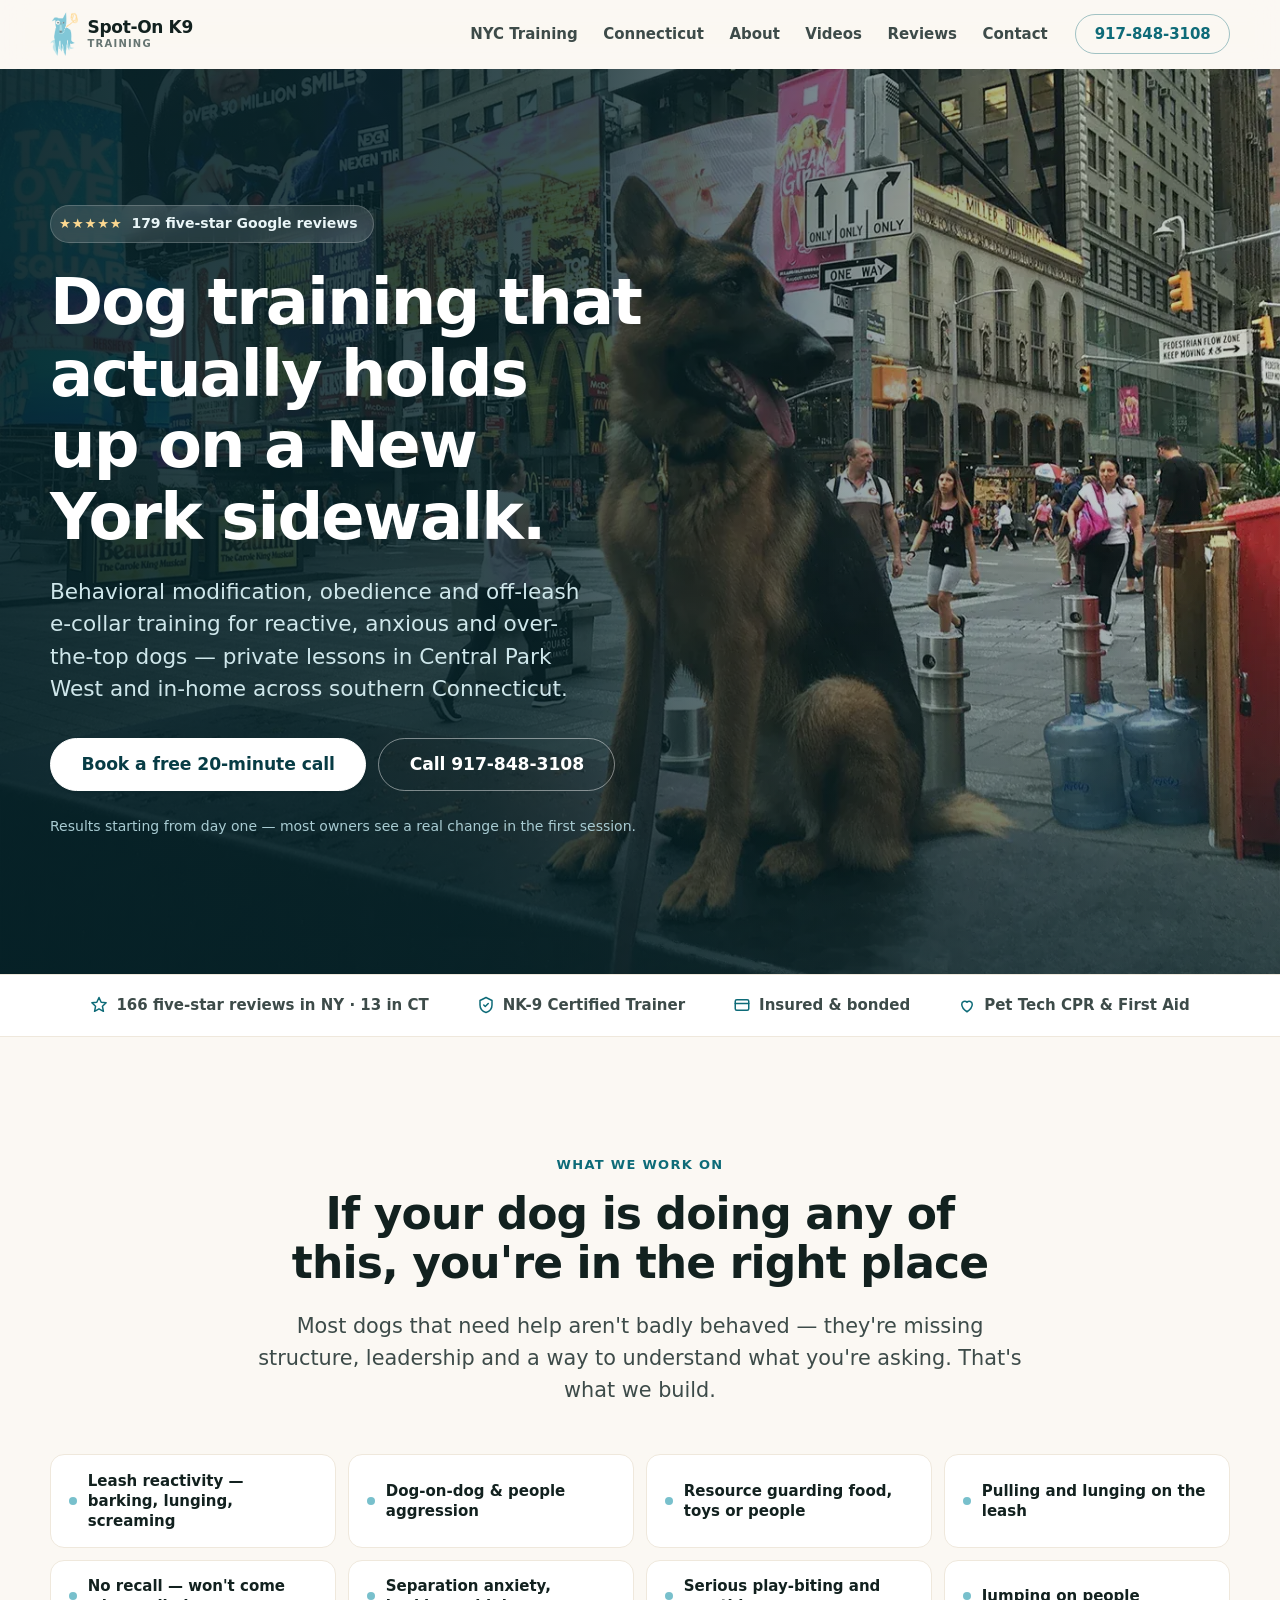
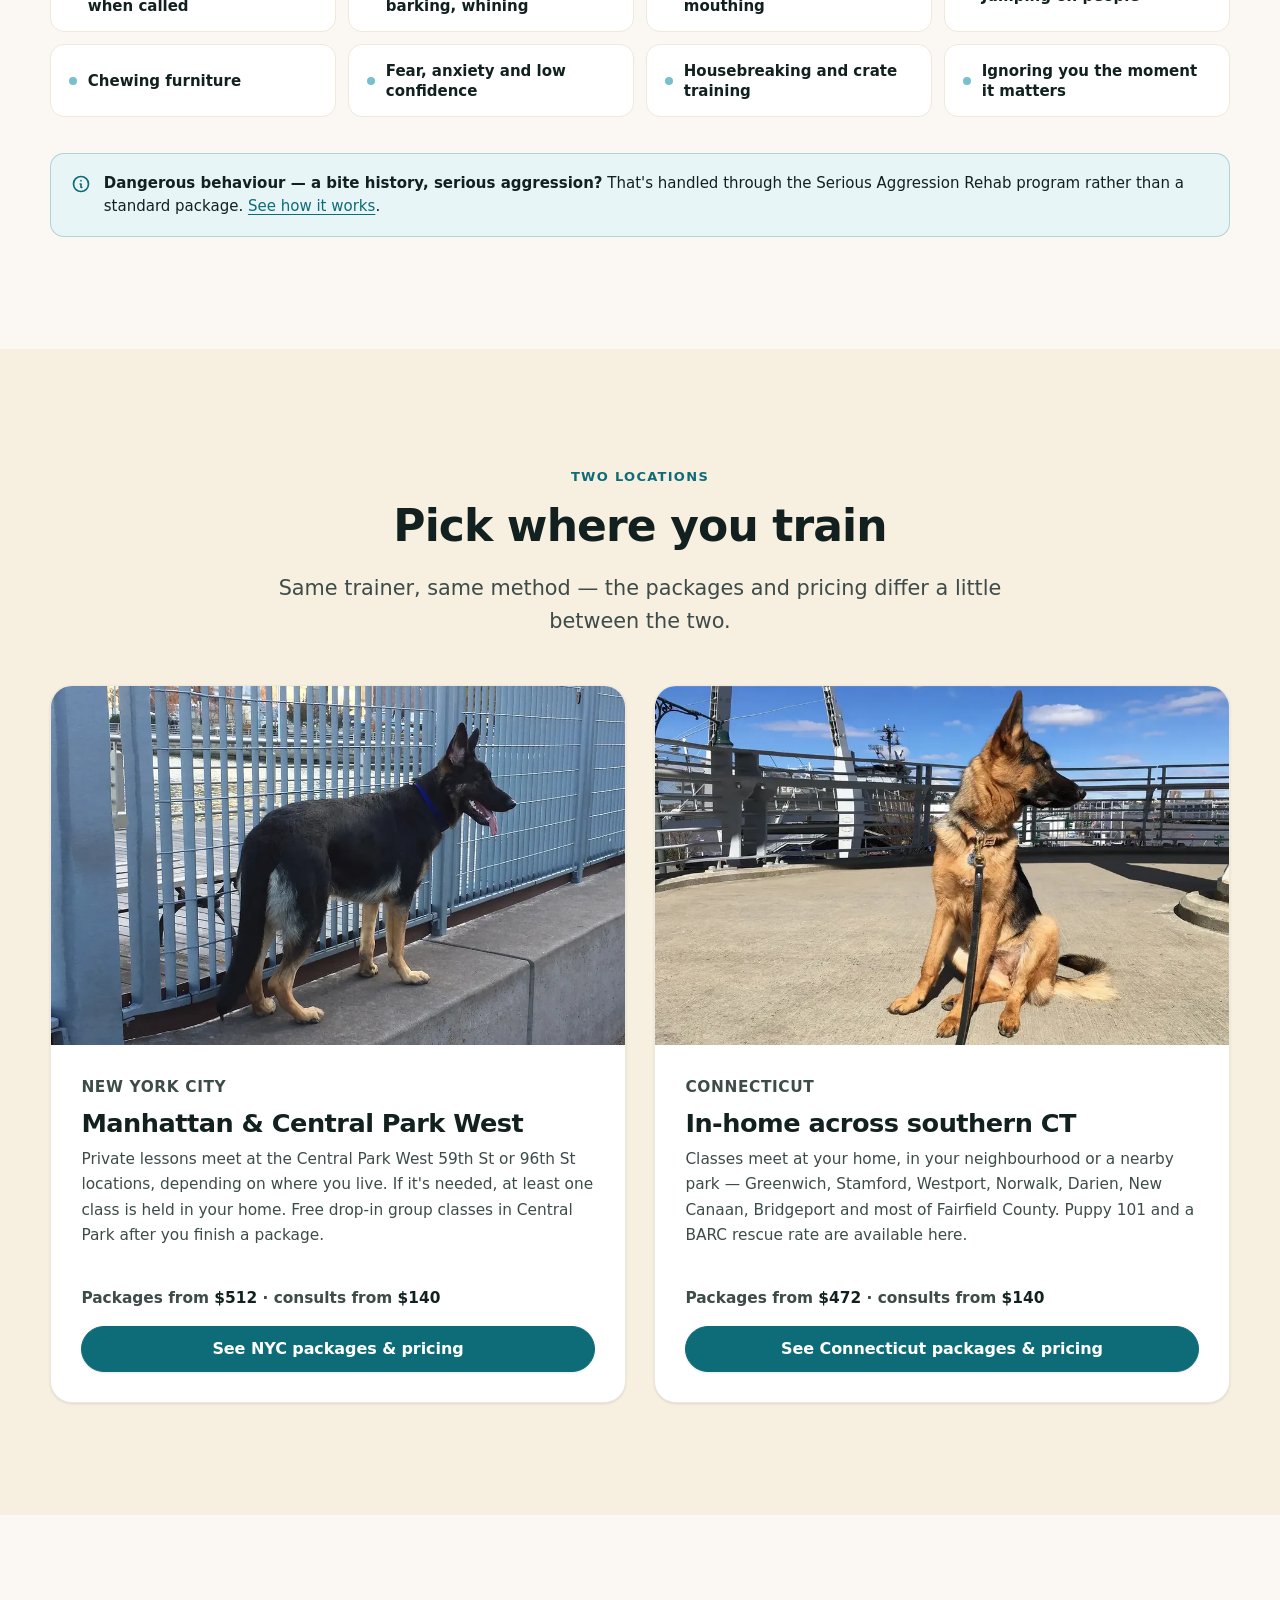
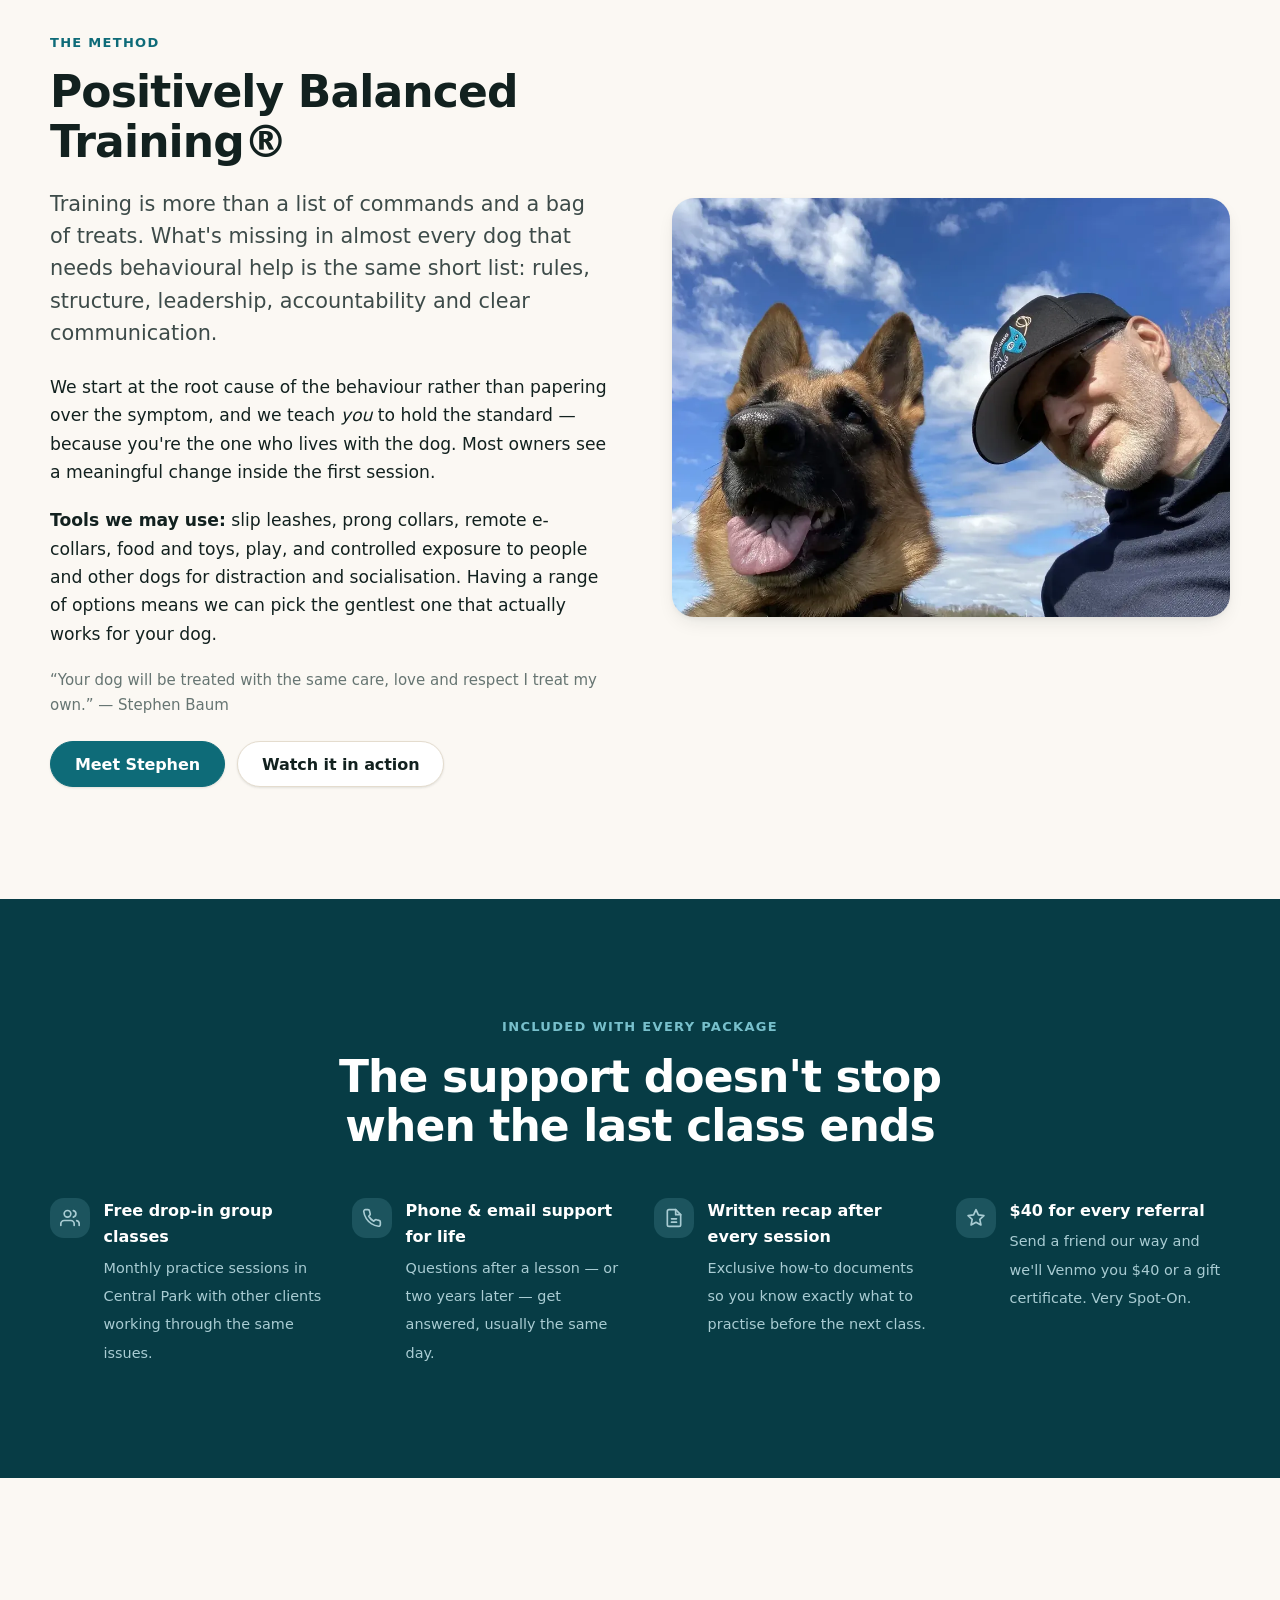
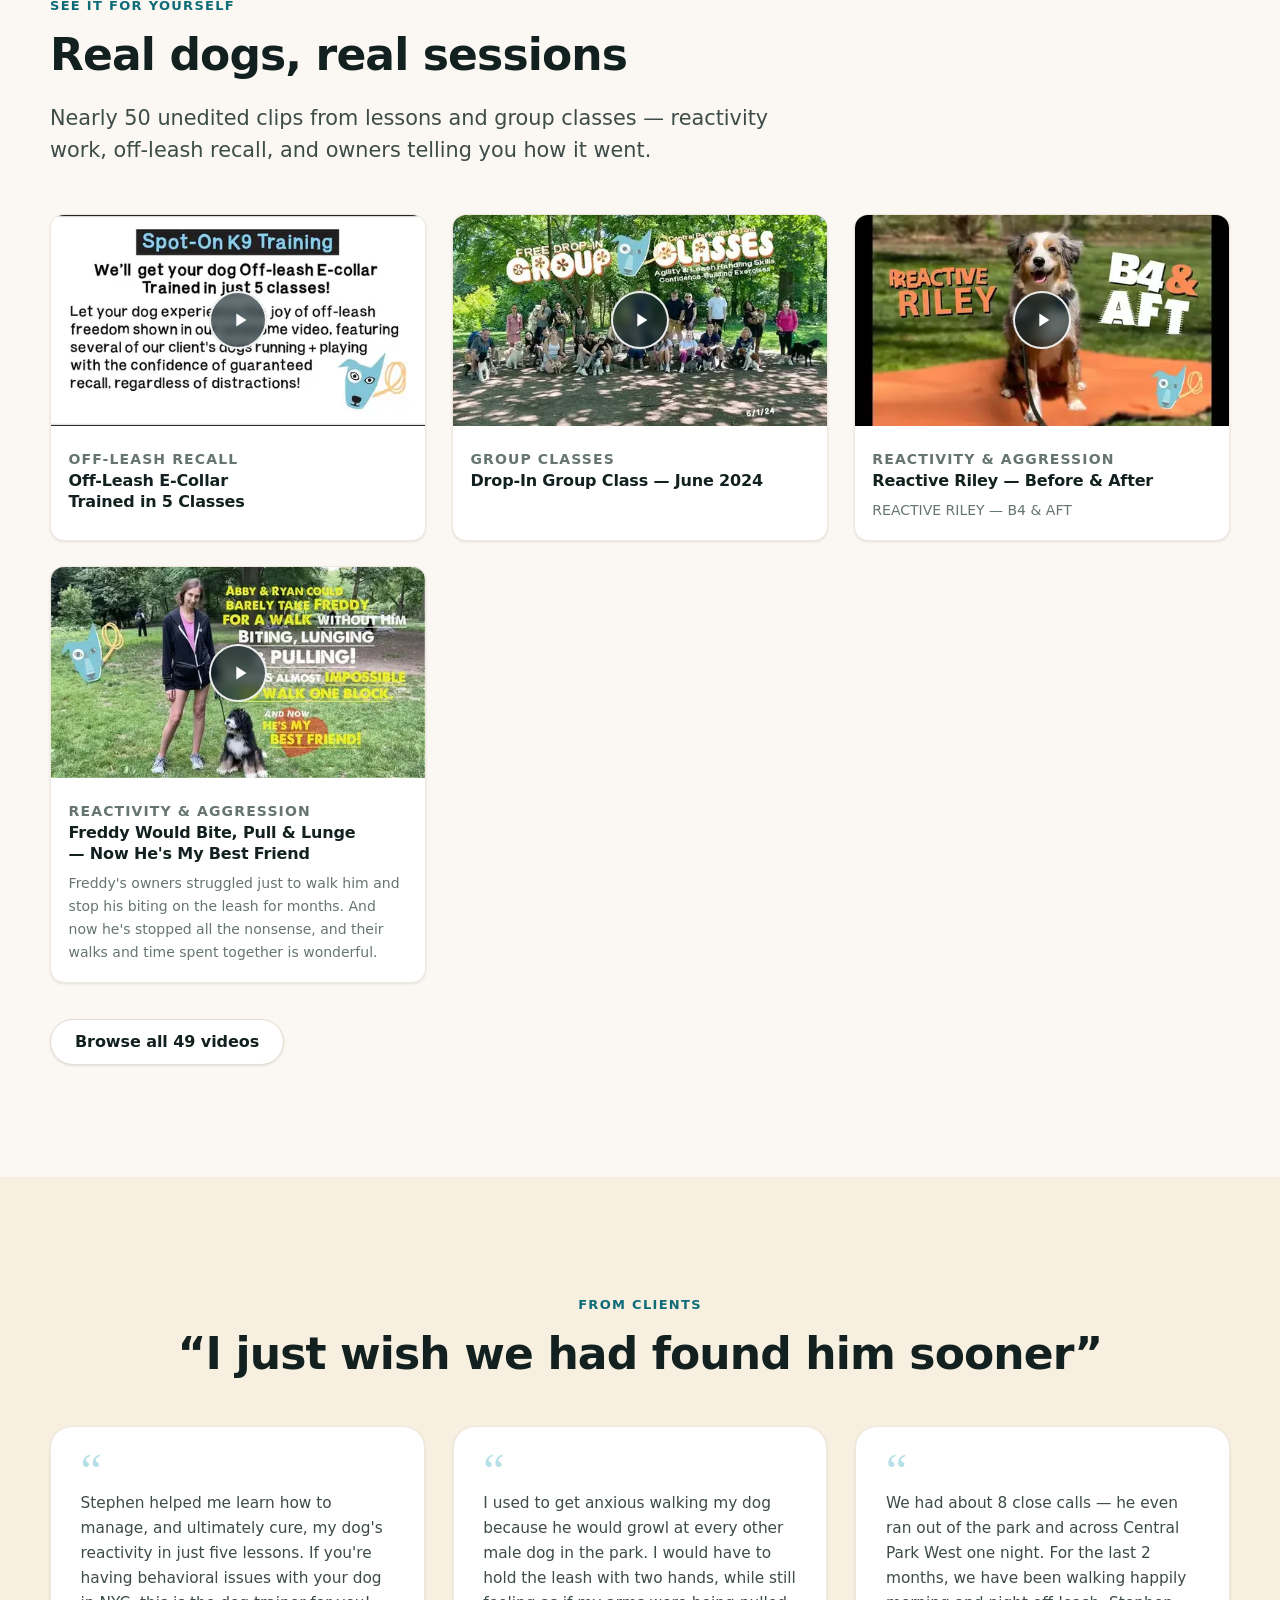
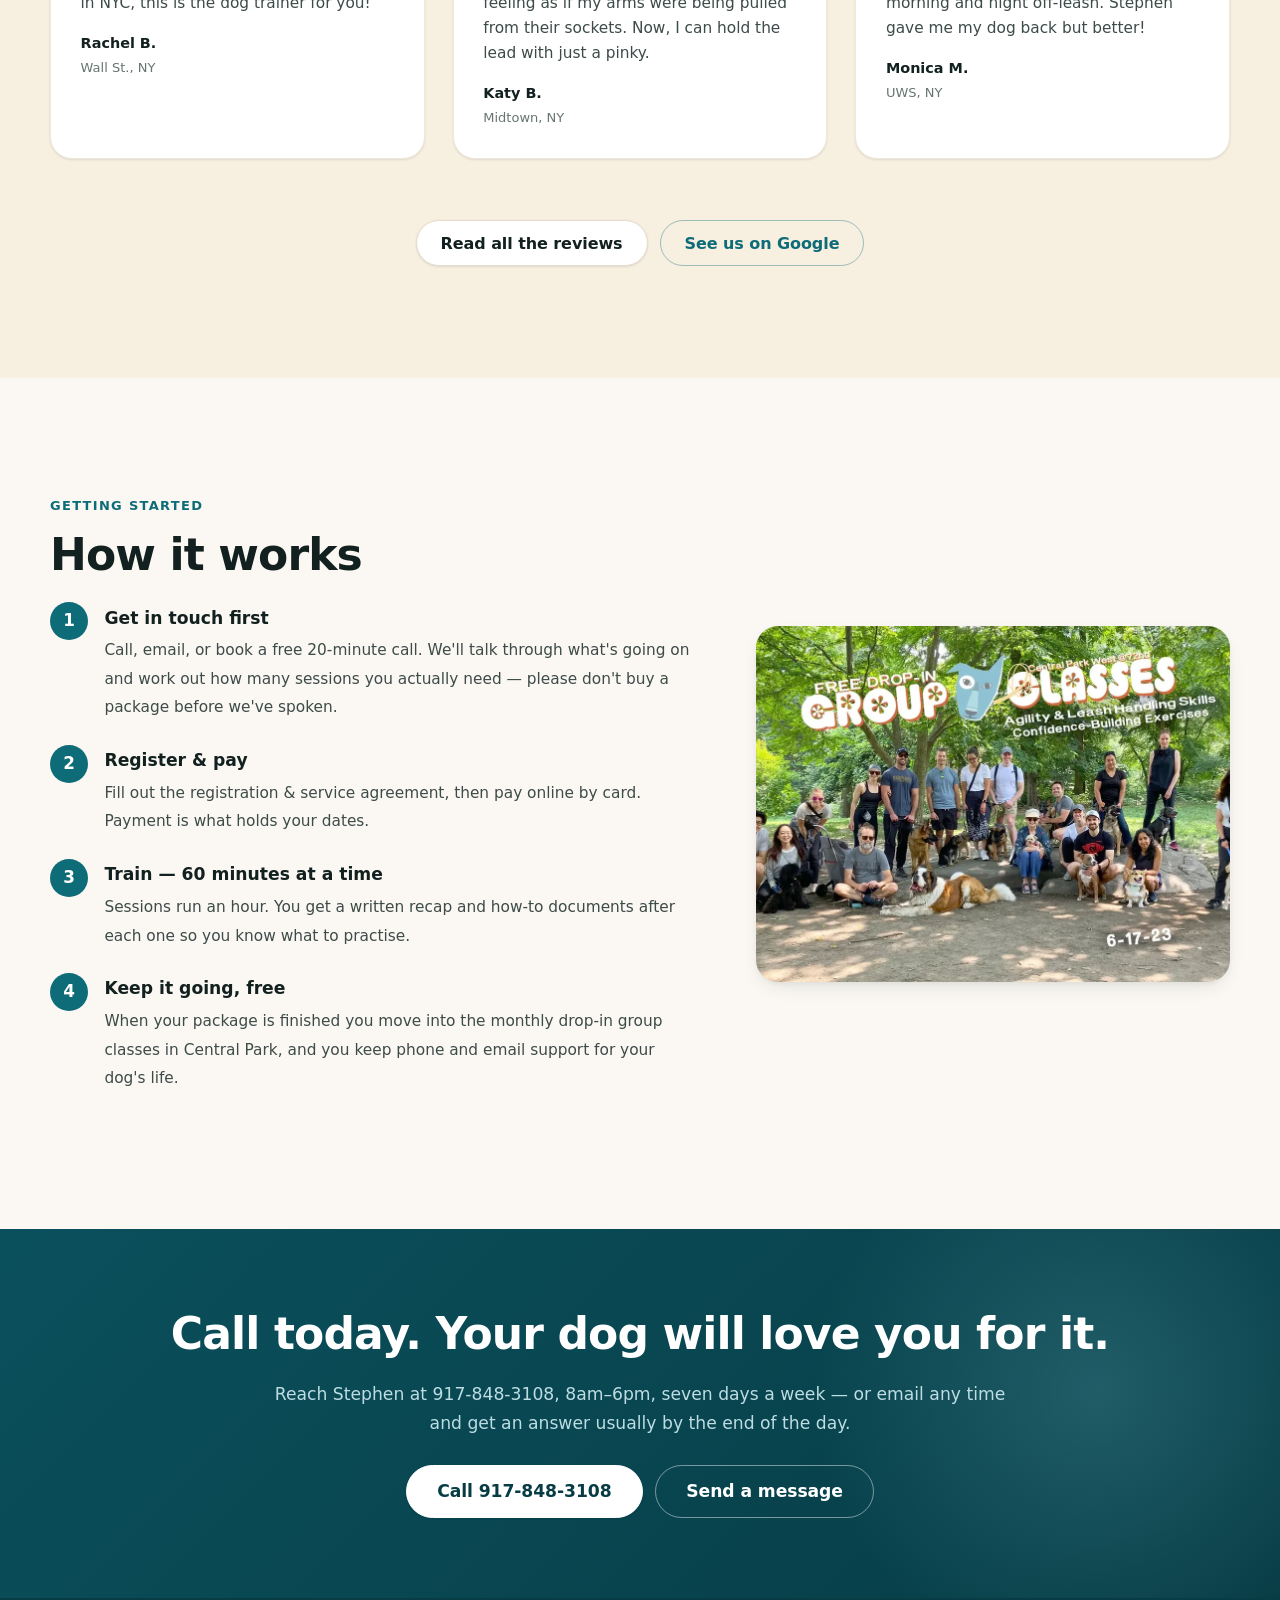
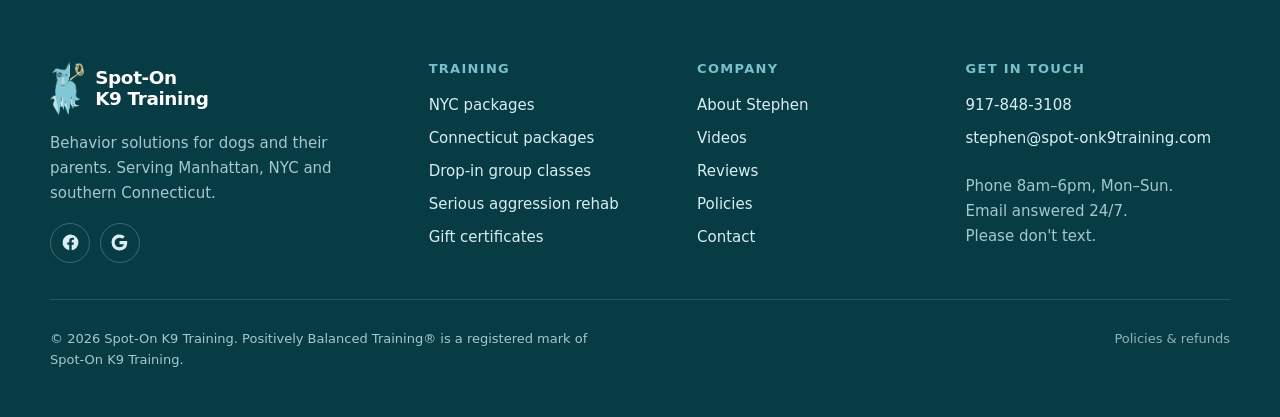
<file: index.html>
<!DOCTYPE html>
<html lang="en">
<head>
<meta charset="utf-8">
<meta name="viewport" content="width=device-width, initial-scale=1">
<title>Spot-On K9 Training | Dog Training in Manhattan & Connecticut</title>
<meta name="description" content="Behavioral modification, obedience and off-leash e-collar dog training with Stephen Baum. Private lessons in Central Park West, Manhattan and in-home across southern Connecticut. Call 917-848-3108.">
<link rel="canonical" href="https://spot-onk9training.com/">

<meta property="og:type" content="website">
<meta property="og:site_name" content="Spot-On K9 Training">
<meta property="og:title" content="Spot-On K9 Training | Dog Training in Manhattan & Connecticut">
<meta property="og:description" content="Behavioral modification, obedience and off-leash e-collar dog training. Reactivity, aggression, recall and puppy work in NYC and Connecticut.">
<meta property="og:url" content="https://spot-onk9training.com/">
<meta property="og:image" content="https://spot-onk9training.com/assets/photos/hero.jpg">
<meta name="twitter:card" content="summary_large_image">

<link rel="icon" href="favicon.svg" type="image/svg+xml">
<link rel="apple-touch-icon" href="assets/logo/logo.png">
<link rel="stylesheet" href="css/styles.css">
<link rel="preload" as="image" href="assets/photos/hero.webp" type="image/webp" fetchpriority="high">

<script type="application/ld+json">
{
  "@context": "https://schema.org",
  "@type": "LocalBusiness",
  "@id": "https://spot-onk9training.com/#business",
  "name": "Spot-On K9 Training",
  "description": "Behavioral modification, obedience and off-leash e-collar dog training in Manhattan, NYC and southern Connecticut.",
  "url": "https://spot-onk9training.com/",
  "telephone": "+1-917-848-3108",
  "email": "stephen@spot-onk9training.com",
  "image": "https://spot-onk9training.com/assets/photos/hero.jpg",
  "logo": "https://spot-onk9training.com/assets/logo/logo.png",
  "priceRange": "$140–$1,600",
  "founder": { "@type": "Person", "name": "Stephen Baum", "jobTitle": "Owner & NK9 Certified Trainer" },
  "areaServed": [
    { "@type": "AdministrativeArea", "name": "Manhattan, New York, NY" },
    { "@type": "AdministrativeArea", "name": "Fairfield County, Connecticut" }
  ],
  "openingHoursSpecification": [{
    "@type": "OpeningHoursSpecification",
    "dayOfWeek": ["Monday","Tuesday","Wednesday","Thursday","Friday","Saturday","Sunday"],
    "opens": "08:00", "closes": "18:00"
  }],
  "sameAs": ["https://www.facebook.com/profile.php?id=61555041929896"],
  "aggregateRating": { "@type": "AggregateRating", "ratingValue": "5", "reviewCount": "179", "bestRating": "5" },
  "hasOfferCatalog": {
    "@type": "OfferCatalog",
    "name": "Dog training packages",
    "itemListElement": [
      { "@type": "Offer", "name": "Private Behavioral Modification Training", "priceCurrency": "USD", "price": "944" },
      { "@type": "Offer", "name": "Off-Leash Recall / Remote E-Collar Training", "priceCurrency": "USD", "price": "944" },
      { "@type": "Offer", "name": "The Walk Doctor Clinic", "priceCurrency": "USD", "price": "472" },
      { "@type": "Offer", "name": "Puppy 101", "priceCurrency": "USD", "price": "944" },
      { "@type": "Offer", "name": "Serious Aggression Rehab", "priceCurrency": "USD", "price": "1600" },
      { "@type": "Offer", "name": "FaceTime or Phone Consult", "priceCurrency": "USD", "price": "140" }
    ]
  }
}
</script>
</head>
<body>
<a class="skip-link" href="#main">Skip to content</a>

<header class="site-header">
  <div class="container site-header__inner">
    <a class="brand" href="index.html">
      <img src="assets/logo/mark.png" alt="" width="28" height="44">
      <span class="brand__name">Spot-On K9<span>Training</span></span>
    </a>

    <nav class="nav" id="primary-nav" aria-label="Main">
      <a href="nyc.html">NYC Training</a>
      <a href="connecticut.html">Connecticut</a>
      <a href="about.html">About</a>
      <a href="videos.html">Videos</a>
      <a href="testimonials.html">Reviews</a>
      <a href="contact.html">Contact</a>
    </nav>

    <div class="header-cta">
      <a class="btn btn--outline btn--phone" href="tel:+19178483108">917-848-3108</a>
      <button class="nav-toggle" type="button" aria-expanded="false" aria-controls="primary-nav" aria-label="Open menu">
        <svg class="icon-open" viewBox="0 0 24 24" fill="none" stroke="currentColor" stroke-width="2" stroke-linecap="round" aria-hidden="true"><path d="M3 6h18M3 12h18M3 18h18"/></svg>
        <svg class="icon-close" viewBox="0 0 24 24" fill="none" stroke="currentColor" stroke-width="2" stroke-linecap="round" aria-hidden="true"><path d="M6 6l12 12M18 6L6 18"/></svg>
      </button>
    </div>
  </div>
</header>

<main id="main">

  <!-- ================= HERO ================= -->
  <section class="hero">
    <picture>
      <source srcset="assets/photos/hero.webp" type="image/webp">
      <img class="hero__bg" src="assets/photos/hero.jpg" alt="" width="1375" height="993" fetchpriority="high">
    </picture>
    <div class="container">
      <div class="hero__inner">
        <a class="hero__badge" href="https://g.page/r/CS6PWmgxkVM4EAE/review" target="_blank" rel="noopener">
          <span class="stars" aria-hidden="true">★★★★★</span>
          179 five-star Google reviews
        </a>
        <h1>Dog training that actually holds up on a New York sidewalk.</h1>
        <p class="hero__lede">
          Behavioral modification, obedience and off-leash e-collar training for
          reactive, anxious and over-the-top dogs — private lessons in Central Park West
          and in-home across southern Connecticut.
        </p>
        <div class="btn-row">
          <a class="btn btn--light btn--lg" href="contact.html">Book a free 20-minute call</a>
          <a class="btn btn--on-dark-outline btn--lg" href="tel:+19178483108">Call 917-848-3108</a>
        </div>
        <p class="hero__note">Results starting from day one — most owners see a real change in the first session.</p>
      </div>
    </div>
  </section>

  <!-- ================= TRUST BAR ================= -->
  <div class="trust">
    <div class="container">
      <ul class="trust__list">
        <li>
          <svg viewBox="0 0 24 24" fill="none" stroke="currentColor" stroke-width="2" stroke-linecap="round" stroke-linejoin="round" aria-hidden="true"><path d="M12 2l2.9 6.3 6.6.8-4.9 4.6 1.3 6.7L12 17.1 6.1 20.4l1.3-6.7L2.5 9.1l6.6-.8z"/></svg>
          <a href="https://g.page/r/CS6PWmgxkVM4EAE/review" target="_blank" rel="noopener">166 five-star reviews in NY · 13 in CT</a>
        </li>
        <li>
          <svg viewBox="0 0 24 24" fill="none" stroke="currentColor" stroke-width="2" stroke-linecap="round" stroke-linejoin="round" aria-hidden="true"><path d="M12 2l8 4v6c0 5-3.4 8.6-8 10-4.6-1.4-8-5-8-10V6z"/><path d="M9 12l2 2 4-4"/></svg>
          NK-9 Certified Trainer
        </li>
        <li>
          <svg viewBox="0 0 24 24" fill="none" stroke="currentColor" stroke-width="2" stroke-linecap="round" stroke-linejoin="round" aria-hidden="true"><rect x="3" y="5" width="18" height="14" rx="2"/><path d="M3 10h18"/></svg>
          Insured &amp; bonded
        </li>
        <li>
          <svg viewBox="0 0 24 24" fill="none" stroke="currentColor" stroke-width="2" stroke-linecap="round" stroke-linejoin="round" aria-hidden="true"><path d="M12 21s-7-4.5-7-10a4 4 0 017-2.6A4 4 0 0119 11c0 5.5-7 10-7 10z"/></svg>
          Pet Tech CPR &amp; First Aid
        </li>
      </ul>
    </div>
  </div>

  <!-- ================= WHAT WE FIX ================= -->
  <section class="section">
    <div class="container">
      <div class="section-head section-head--center reveal">
        <p class="eyebrow">What we work on</p>
        <h2>If your dog is doing any of this, you're in the right place</h2>
        <p class="lede">Most dogs that need help aren't badly behaved — they're missing structure, leadership and a way to understand what you're asking. That's what we build.</p>
      </div>

      <ul class="issues reveal">
        <li>Leash reactivity — barking, lunging, screaming</li>
        <li>Dog-on-dog &amp; people aggression</li>
        <li>Resource guarding food, toys or people</li>
        <li>Pulling and lunging on the leash</li>
        <li>No recall — won't come when called</li>
        <li>Separation anxiety, barking, whining</li>
        <li>Serious play-biting and mouthing</li>
        <li>Jumping on people</li>
        <li>Chewing furniture</li>
        <li>Fear, anxiety and low confidence</li>
        <li>Housebreaking and crate training</li>
        <li>Ignoring you the moment it matters</li>
      </ul>

      <div class="notice mt-3 reveal">
        <svg viewBox="0 0 24 24" fill="none" stroke="currentColor" stroke-width="2" stroke-linecap="round" stroke-linejoin="round" aria-hidden="true"><circle cx="12" cy="12" r="9"/><path d="M12 8h.01M11 12h1v4h1"/></svg>
        <p><strong>Dangerous behaviour — a bite history, serious aggression?</strong> That's handled through the Serious Aggression Rehab program rather than a standard package. <a href="nyc.html#sarc">See how it works</a>.</p>
      </div>
    </div>
  </section>

  <!-- ================= LOCATIONS ================= -->
  <section class="section section--sand">
    <div class="container">
      <div class="section-head section-head--center reveal">
        <p class="eyebrow">Two locations</p>
        <h2>Pick where you train</h2>
        <p class="lede">Same trainer, same method — the packages and pricing differ a little between the two.</p>
      </div>

      <div class="grid grid-2 reveal">
        <article class="loc-card">
          <picture>
            <source srcset="assets/photos/bella.webp" type="image/webp">
            <img class="loc-card__img" src="assets/photos/bella.jpg" alt="A German Shepherd standing calmly on a Manhattan waterfront promenade" width="1400" height="873" loading="lazy">
          </picture>
          <div class="loc-card__body">
            <p class="loc-card__meta">New York City</p>
            <h3>Manhattan &amp; Central Park West</h3>
            <p>Private lessons meet at the Central Park West 59th St or 96th St locations, depending on where you live. If it's needed, at least one class is held in your home. Free drop-in group classes in Central Park after you finish a package.</p>
            <div class="loc-card__foot">
              <p class="loc-card__price">Packages from <b>$512</b> · consults from <b>$140</b></p>
              <a class="btn btn--full" href="nyc.html">See NYC packages &amp; pricing</a>
            </div>
          </div>
        </article>

        <article class="loc-card">
          <picture>
            <source srcset="assets/photos/overpass.webp" type="image/webp">
            <img class="loc-card__img" src="assets/photos/overpass.jpg" alt="A German Shepherd holding a sit-stay on a bridge overlook" width="1200" height="713" loading="lazy">
          </picture>
          <div class="loc-card__body">
            <p class="loc-card__meta">Connecticut</p>
            <h3>In-home across southern CT</h3>
            <p>Classes meet at your home, in your neighbourhood or a nearby park — Greenwich, Stamford, Westport, Norwalk, Darien, New Canaan, Bridgeport and most of Fairfield County. Puppy 101 and a BARC rescue rate are available here.</p>
            <div class="loc-card__foot">
              <p class="loc-card__price">Packages from <b>$472</b> · consults from <b>$140</b></p>
              <a class="btn btn--full" href="connecticut.html">See Connecticut packages &amp; pricing</a>
            </div>
          </div>
        </article>
      </div>
    </div>
  </section>

  <!-- ================= METHOD ================= -->
  <section class="section">
    <div class="container">
      <div class="split reveal">
        <div>
          <p class="eyebrow">The method</p>
          <h2>Positively Balanced Training®</h2>
          <p class="lede">Training is more than a list of commands and a bag of treats. What's missing in almost every dog that needs behavioural help is the same short list: rules, structure, leadership, accountability and clear communication.</p>
          <p>We start at the root cause of the behaviour rather than papering over the symptom, and we teach <em>you</em> to hold the standard — because you're the one who lives with the dog. Most owners see a meaningful change inside the first session.</p>
          <p><strong>Tools we may use:</strong> slip leashes, prong collars, remote e-collars, food and toys, play, and controlled exposure to people and other dogs for distraction and socialisation. Having a range of options means we can pick the gentlest one that actually works for your dog.</p>
          <p class="small">“Your dog will be treated with the same care, love and respect I treat my own.” — Stephen Baum</p>
          <div class="btn-row mt-2">
            <a class="btn" href="about.html">Meet Stephen</a>
            <a class="btn btn--ghost" href="videos.html">Watch it in action</a>
          </div>
        </div>
        <div class="split__media">
          <picture>
            <source srcset="assets/photos/stephen.webp" type="image/webp">
            <img src="assets/photos/stephen.jpg" alt="Stephen Baum outdoors with his German Shepherd, Lexi" width="1200" height="902" loading="lazy">
          </picture>
        </div>
      </div>
    </div>
  </section>

  <!-- ================= INCLUDED ================= -->
  <section class="section section--ink">
    <div class="container">
      <div class="section-head section-head--center reveal">
        <p class="eyebrow">Included with every package</p>
        <h2>The support doesn't stop when the last class ends</h2>
      </div>
      <ul class="includes reveal">
        <li>
          <span class="includes__icon"><svg viewBox="0 0 24 24" fill="none" stroke="currentColor" stroke-width="2" stroke-linecap="round" stroke-linejoin="round" aria-hidden="true"><path d="M17 21v-2a4 4 0 00-4-4H5a4 4 0 00-4 4v2"/><circle cx="9" cy="7" r="4"/><path d="M23 21v-2a4 4 0 00-3-3.9M16 3.1a4 4 0 010 7.8"/></svg></span>
          <div><b>Free drop-in group classes</b><span>Monthly practice sessions in Central Park with other clients working through the same issues.</span></div>
        </li>
        <li>
          <span class="includes__icon"><svg viewBox="0 0 24 24" fill="none" stroke="currentColor" stroke-width="2" stroke-linecap="round" stroke-linejoin="round" aria-hidden="true"><path d="M22 16.9v3a2 2 0 01-2.2 2 19.8 19.8 0 01-8.6-3.1 19.5 19.5 0 01-6-6A19.8 19.8 0 012.1 4.2 2 2 0 014.1 2h3a2 2 0 012 1.7c.1 1 .4 1.9.7 2.8a2 2 0 01-.5 2.1L8.1 9.9a16 16 0 006 6l1.3-1.3a2 2 0 012.1-.4c.9.3 1.8.6 2.8.7a2 2 0 011.7 2z"/></svg></span>
          <div><b>Phone &amp; email support for life</b><span>Questions after a lesson — or two years later — get answered, usually the same day.</span></div>
        </li>
        <li>
          <span class="includes__icon"><svg viewBox="0 0 24 24" fill="none" stroke="currentColor" stroke-width="2" stroke-linecap="round" stroke-linejoin="round" aria-hidden="true"><path d="M14 2H6a2 2 0 00-2 2v16a2 2 0 002 2h12a2 2 0 002-2V8z"/><path d="M14 2v6h6M9 13h6M9 17h6"/></svg></span>
          <div><b>Written recap after every session</b><span>Exclusive how-to documents so you know exactly what to practise before the next class.</span></div>
        </li>
        <li>
          <span class="includes__icon"><svg viewBox="0 0 24 24" fill="none" stroke="currentColor" stroke-width="2" stroke-linecap="round" stroke-linejoin="round" aria-hidden="true"><path d="M12 2l2.9 6.3 6.6.8-4.9 4.6 1.3 6.7L12 17.1 6.1 20.4l1.3-6.7L2.5 9.1l6.6-.8z"/></svg></span>
          <div><b>$40 for every referral</b><span>Send a friend our way and we'll Venmo you $40 or a gift certificate. Very Spot-On.</span></div>
        </li>
      </ul>
    </div>
  </section>

  <!-- ================= VIDEOS ================= -->
  <section class="section">
    <div class="container">
      <div class="section-head reveal">
        <p class="eyebrow">See it for yourself</p>
        <h2>Real dogs, real sessions</h2>
        <p class="lede">Nearly 50 unedited clips from lessons and group classes — reactivity work, off-leash recall, and owners telling you how it went.</p>
      </div>

      <div class="video-grid reveal">
        <article class="video-card" data-cat="recall">
          <button class="facade" type="button" data-video="b88bNadn-08" data-title="Off-Leash E-Collar Trained in 5 Classes" aria-label="Play video: Off-Leash E-Collar Trained in 5 Classes">
            <img src="assets/thumbs/yt-b88bNadn-08.webp" alt="" width="640" height="360">
            <span class="facade__play"><span><svg viewBox="0 0 24 24" fill="currentColor" aria-hidden="true"><path d="M8 5v14l11-7z"/></svg></span></span>
          </button>
          <div class="video-card__body">
            <p class="video-card__cat">Off-Leash Recall</p>
            <h3>Off-Leash E-Collar Trained in 5 Classes</h3>
          </div>
        </article>
        <article class="video-card" data-cat="group">
          <button class="facade" type="button" data-video="s6SNwdsbgeU" data-title="Drop-In Group Class — June 2024" aria-label="Play video: Drop-In Group Class — June 2024">
            <img src="assets/thumbs/yt-s6SNwdsbgeU.webp" alt="" width="640" height="360">
            <span class="facade__play"><span><svg viewBox="0 0 24 24" fill="currentColor" aria-hidden="true"><path d="M8 5v14l11-7z"/></svg></span></span>
          </button>
          <div class="video-card__body">
            <p class="video-card__cat">Group Classes</p>
            <h3>Drop-In Group Class — June 2024</h3>
          </div>
        </article>
        <article class="video-card" data-cat="reactivity">
          <button class="facade" type="button" data-video="_4ubyKowPXc" data-title="Reactive Riley — Before &amp; After" aria-label="Play video: Reactive Riley — Before &amp; After">
            <img src="assets/thumbs/yt-_4ubyKowPXc.webp" alt="" width="640" height="360">
            <span class="facade__play"><span><svg viewBox="0 0 24 24" fill="currentColor" aria-hidden="true"><path d="M8 5v14l11-7z"/></svg></span></span>
          </button>
          <div class="video-card__body">
            <p class="video-card__cat">Reactivity &amp; Aggression</p>
            <h3>Reactive Riley — Before &amp; After</h3>
            <p>REACTIVE RILEY — B4 &amp; AFT</p>
          </div>
        </article>
        <article class="video-card" data-cat="reactivity">
          <button class="facade" type="button" data-video="10ut3iudyeo" data-title="Freddy Would Bite, Pull &amp; Lunge — Now He&#x27;s My Best Friend" aria-label="Play video: Freddy Would Bite, Pull &amp; Lunge — Now He&#x27;s My Best Friend">
            <img src="assets/thumbs/yt-10ut3iudyeo.webp" alt="" width="640" height="360">
            <span class="facade__play"><span><svg viewBox="0 0 24 24" fill="currentColor" aria-hidden="true"><path d="M8 5v14l11-7z"/></svg></span></span>
          </button>
          <div class="video-card__body">
            <p class="video-card__cat">Reactivity &amp; Aggression</p>
            <h3>Freddy Would Bite, Pull &amp; Lunge — Now He&#x27;s My Best Friend</h3>
            <p>Freddy&#x27;s owners struggled just to walk him and stop his biting on the leash for months. And now he&#x27;s stopped all the nonsense, and their walks and time spent together is wonderful.</p>
          </div>
        </article>
      </div>

      <div class="btn-row mt-3">
        <a class="btn btn--ghost" href="videos.html">Browse all 49 videos</a>
      </div>
    </div>
  </section>

  <!-- ================= TESTIMONIALS ================= -->
  <section class="section section--sand">
    <div class="container">
      <div class="section-head section-head--center reveal">
        <p class="eyebrow">From clients</p>
        <h2>“I just wish we had found him sooner”</h2>
      </div>

      <div class="grid grid-3 reveal">
        <blockquote class="quote">
          <span class="quote__mark" aria-hidden="true">“</span>
          <p>Stephen helped me learn how to manage, and ultimately cure, my dog's reactivity in just five lessons. If you're having behavioral issues with your dog in NYC, this is the dog trainer for you!</p>
          <footer>Rachel B.<span>Wall St., NY</span></footer>
        </blockquote>

        <blockquote class="quote">
          <span class="quote__mark" aria-hidden="true">“</span>
          <p>I used to get anxious walking my dog because he would growl at every other male dog in the park. I would have to hold the leash with two hands, while still feeling as if my arms were being pulled from their sockets. Now, I can hold the lead with just a pinky.</p>
          <footer>Katy B.<span>Midtown, NY</span></footer>
        </blockquote>

        <blockquote class="quote">
          <span class="quote__mark" aria-hidden="true">“</span>
          <p>We had about 8 close calls — he even ran out of the park and across Central Park West one night. For the last 2 months, we have been walking happily morning and night off-leash. Stephen gave me my dog back but better!</p>
          <footer>Monica M.<span>UWS, NY</span></footer>
        </blockquote>
      </div>

      <div class="btn-row btn-row--center mt-3">
        <a class="btn btn--ghost" href="testimonials.html">Read all the reviews</a>
        <a class="btn btn--outline" href="https://g.page/r/CS6PWmgxkVM4EAE/review" target="_blank" rel="noopener">See us on Google</a>
      </div>
    </div>
  </section>

  <!-- ================= HOW IT WORKS ================= -->
  <section class="section">
    <div class="container">
      <div class="split split--wide-text reveal">
        <div>
          <p class="eyebrow">Getting started</p>
          <h2>How it works</h2>
          <ol class="steps mt-2">
            <li><b>Get in touch first</b><span>Call, email, or book a free 20-minute call. We'll talk through what's going on and work out how many sessions you actually need — please don't buy a package before we've spoken.</span></li>
            <li><b>Register &amp; pay</b><span>Fill out the registration &amp; service agreement, then pay online by card. Payment is what holds your dates.</span></li>
            <li><b>Train — 60 minutes at a time</b><span>Sessions run an hour. You get a written recap and how-to documents after each one so you know what to practise.</span></li>
            <li><b>Keep it going, free</b><span>When your package is finished you move into the monthly drop-in group classes in Central Park, and you keep phone and email support for your dog's life.</span></li>
          </ol>
        </div>
        <div class="split__media">
          <picture>
            <source srcset="assets/photos/group-class.webp" type="image/webp">
            <img src="assets/photos/group-class.jpg" alt="A large drop-in group class of owners and dogs gathered in Central Park" width="1400" height="834" loading="lazy">
          </picture>
        </div>
      </div>
    </div>
  </section>

  <!-- ================= CTA ================= -->
  <section class="cta-band">
    <div class="container">
      <h2>Call today. Your dog will love you for it.</h2>
      <p>Reach Stephen at 917-848-3108, 8am–6pm, seven days a week — or email any time and get an answer usually by the end of the day.</p>
      <div class="btn-row">
        <a class="btn btn--light btn--lg" href="tel:+19178483108">Call 917-848-3108</a>
        <a class="btn btn--on-dark-outline btn--lg" href="contact.html">Send a message</a>
      </div>
    </div>
  </section>

</main>

<footer class="site-footer">
  <div class="container">
    <div class="footer-grid">
      <div>
        <div class="footer-brand">
          <img src="assets/logo/mark.png" alt="" width="34" height="53">
          <span>Spot-On<br>K9 Training</span>
        </div>
        <p>Behavior solutions for dogs and their parents. Serving Manhattan, NYC and southern Connecticut.</p>
        <div class="social">
          <a href="https://www.facebook.com/profile.php?id=61555041929896" target="_blank" rel="noopener" aria-label="Spot-On K9 Training on Facebook">
            <svg viewBox="0 0 24 24" fill="currentColor" aria-hidden="true"><path d="M22 12a10 10 0 10-11.6 9.9v-7H7.9V12h2.5V9.8c0-2.5 1.5-3.9 3.8-3.9 1.1 0 2.2.2 2.2.2v2.5h-1.3c-1.2 0-1.6.8-1.6 1.6V12h2.8l-.4 2.9h-2.4v7A10 10 0 0022 12z"/></svg>
          </a>
          <a href="https://g.page/r/CS6PWmgxkVM4EAE/review" target="_blank" rel="noopener" aria-label="Spot-On K9 Training on Google">
            <svg viewBox="0 0 24 24" fill="currentColor" aria-hidden="true"><path d="M21.8 12.2c0-.7-.1-1.4-.2-2H12v3.9h5.5a4.7 4.7 0 01-2 3.1v2.6h3.2c1.9-1.7 3-4.3 3-7.6z"/><path d="M12 22c2.7 0 5-.9 6.7-2.4l-3.2-2.6c-.9.6-2.1 1-3.5 1-2.7 0-5-1.8-5.8-4.2H2.9v2.7A10 10 0 0012 22z"/><path d="M6.2 13.8a6 6 0 010-3.8V7.3H2.9a10 10 0 000 9l3.3-2.5z"/><path d="M12 5.9c1.5 0 2.8.5 3.8 1.5l2.9-2.9A10 10 0 002.9 7.3l3.3 2.6C7 7.7 9.3 5.9 12 5.9z"/></svg>
          </a>
        </div>
      </div>

      <div>
        <h2>Training</h2>
        <ul>
          <li><a href="nyc.html">NYC packages</a></li>
          <li><a href="connecticut.html">Connecticut packages</a></li>
          <li><a href="nyc.html#group-classes">Drop-in group classes</a></li>
          <li><a href="nyc.html#sarc">Serious aggression rehab</a></li>
          <li><a href="contact.html#gift">Gift certificates</a></li>
        </ul>
      </div>

      <div>
        <h2>Company</h2>
        <ul>
          <li><a href="about.html">About Stephen</a></li>
          <li><a href="videos.html">Videos</a></li>
          <li><a href="testimonials.html">Reviews</a></li>
          <li><a href="policies.html">Policies</a></li>
          <li><a href="contact.html">Contact</a></li>
        </ul>
      </div>

      <div>
        <h2>Get in touch</h2>
        <ul>
          <li><a href="tel:+19178483108">917-848-3108</a></li>
          <li><a href="mailto:stephen@spot-onk9training.com">stephen@spot-onk9training.com</a></li>
        </ul>
        <p class="mt-2">Phone 8am–6pm, Mon–Sun.<br>Email answered 24/7.<br>Please don't text.</p>
      </div>
    </div>

    <div class="footer-bottom">
      <p>© <span data-year>2026</span> Spot-On K9 Training. Positively Balanced Training® is a registered mark of Spot-On K9 Training.</p>
      <p><a href="policies.html">Policies &amp; refunds</a></p>
    </div>
  </div>
</footer>

<div class="mobile-cta">
  <a class="btn" href="tel:+19178483108">Call now</a>
  <a class="btn btn--ghost" href="contact.html">Message</a>
</div>

<script src="js/main.js" defer></script>
</body>
</html>
</file>
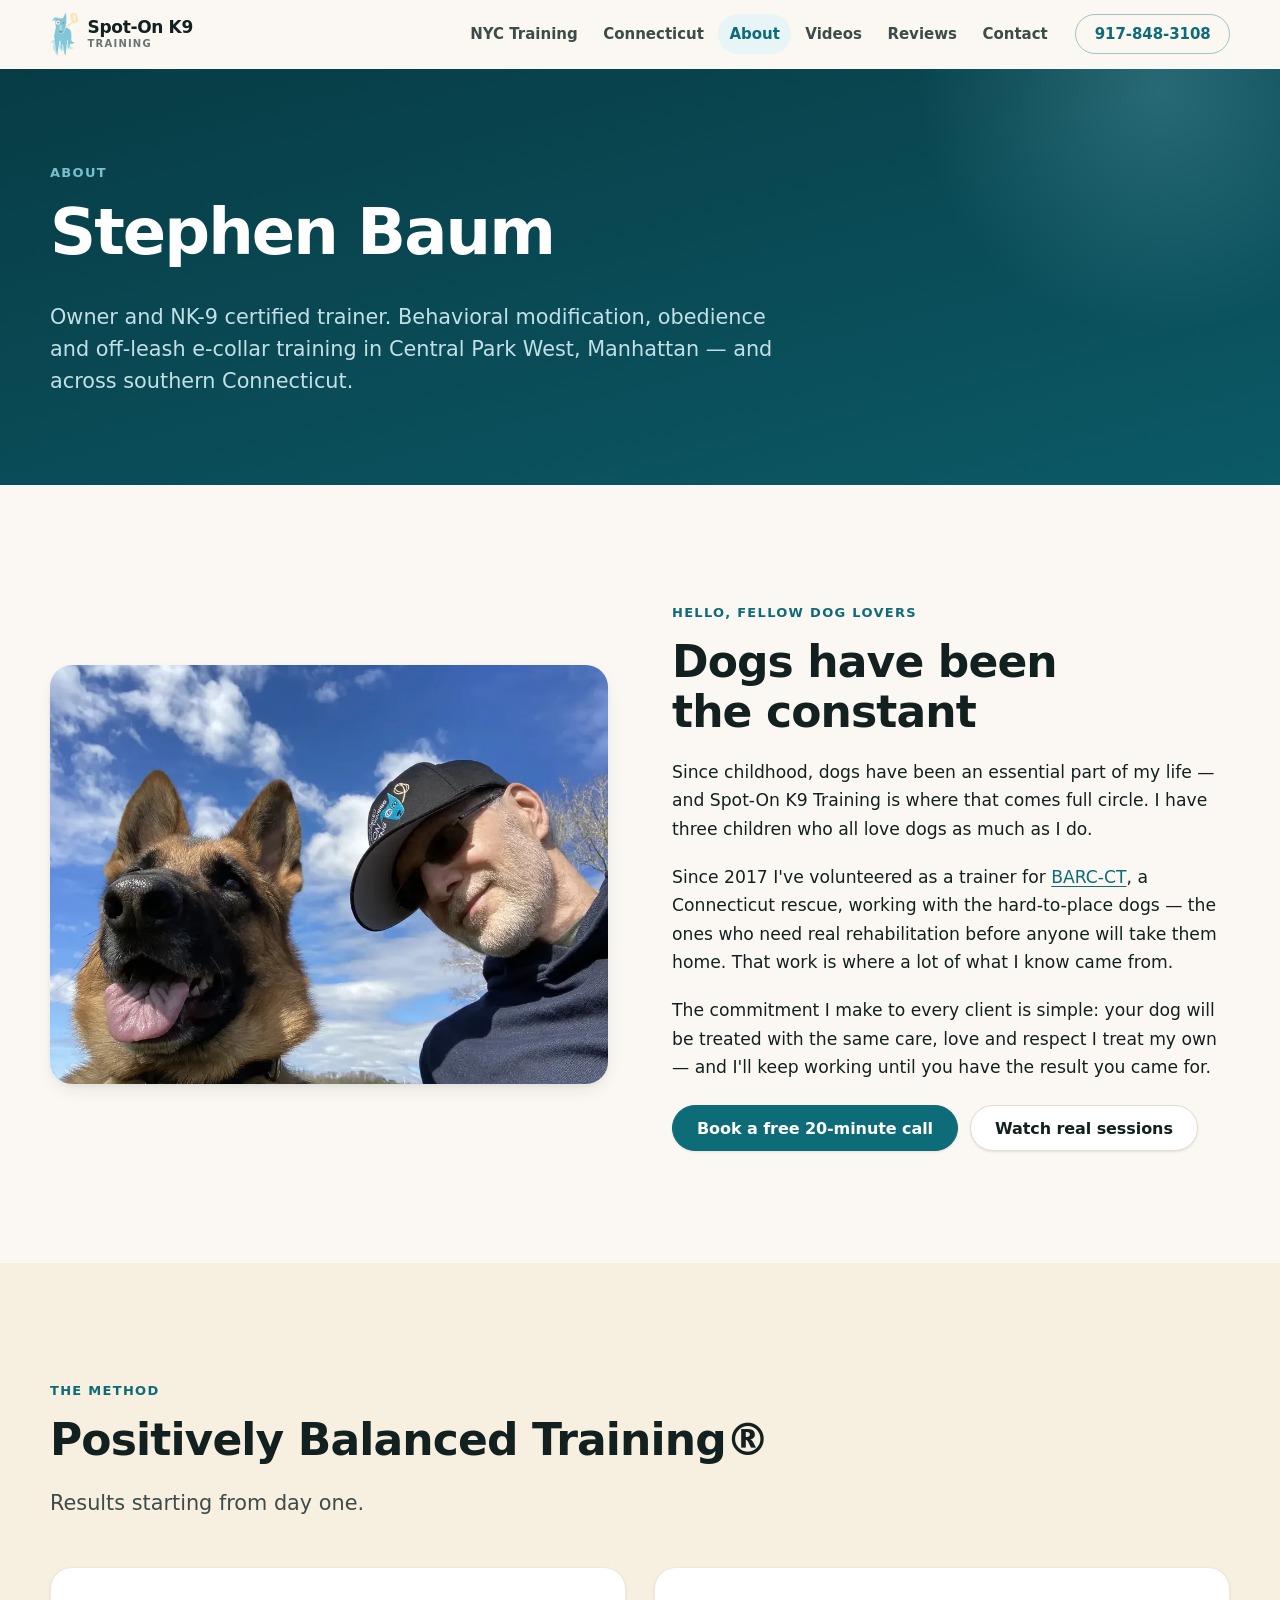
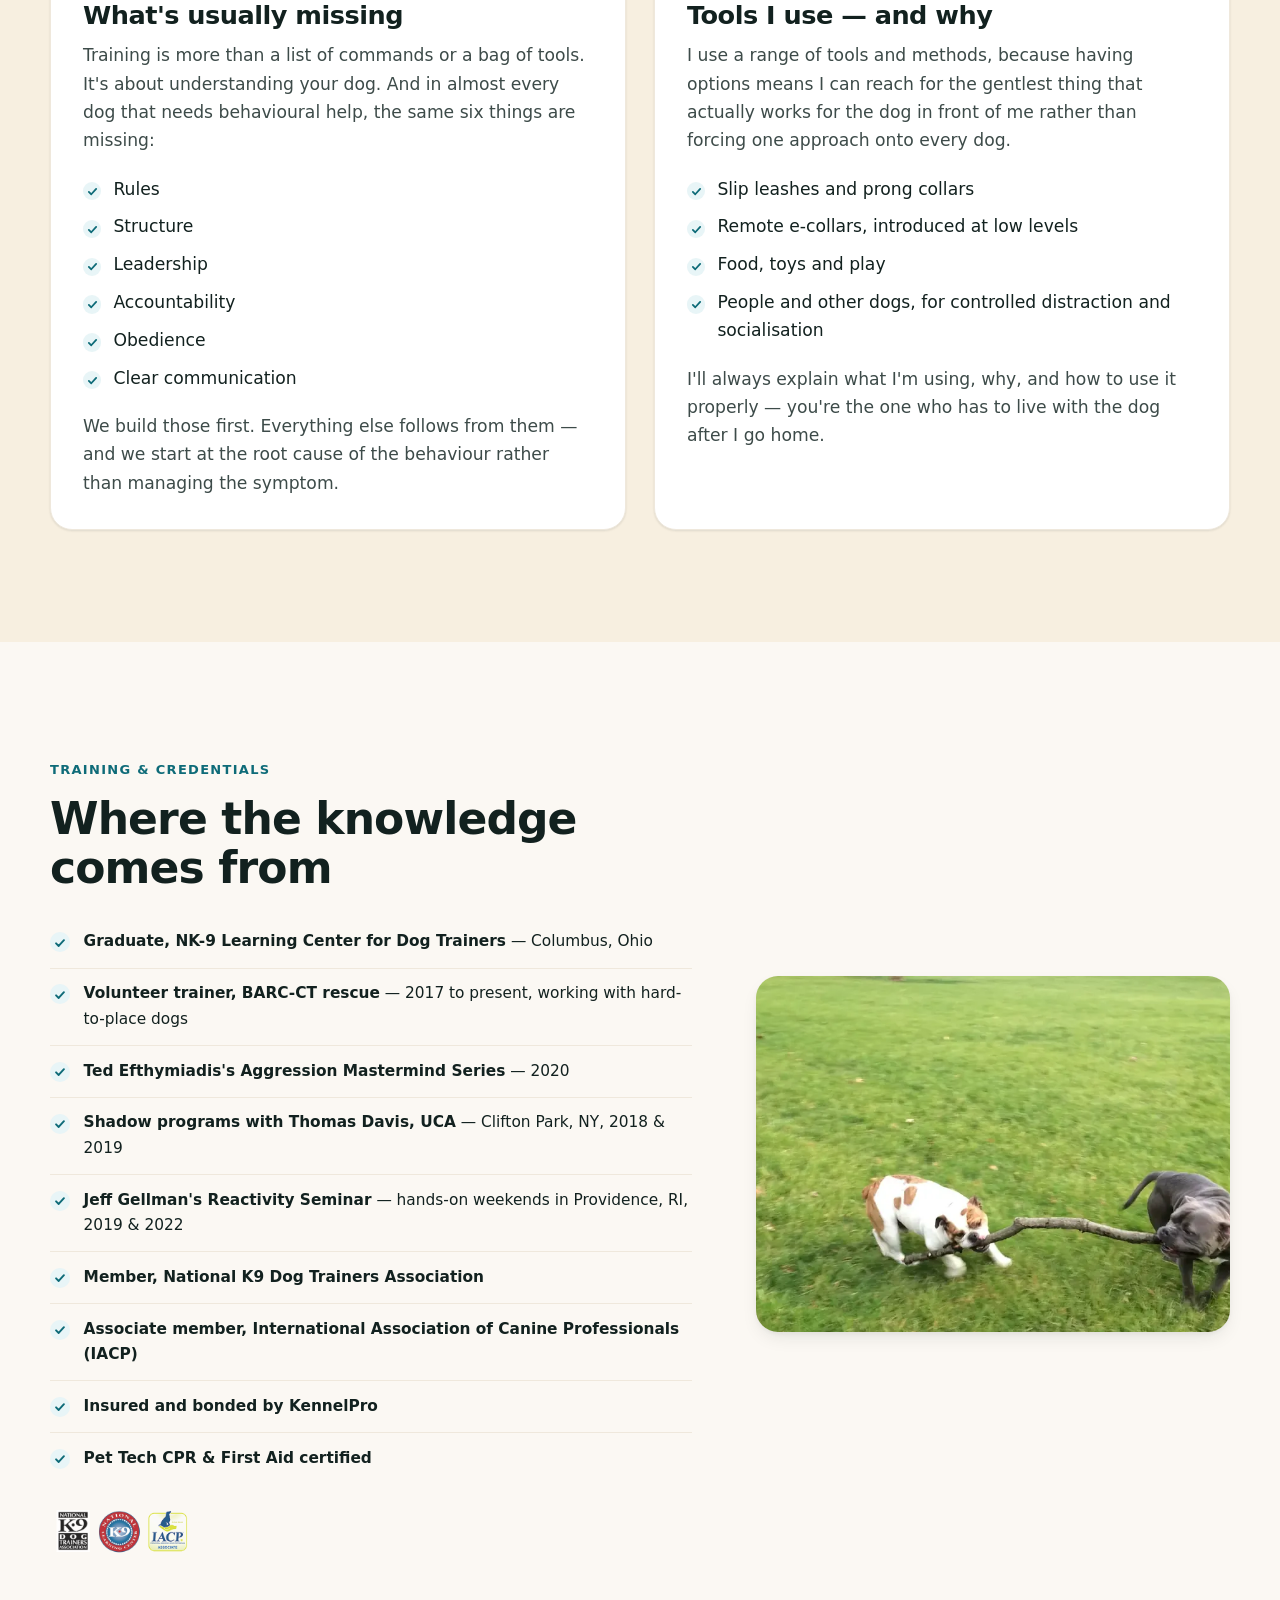
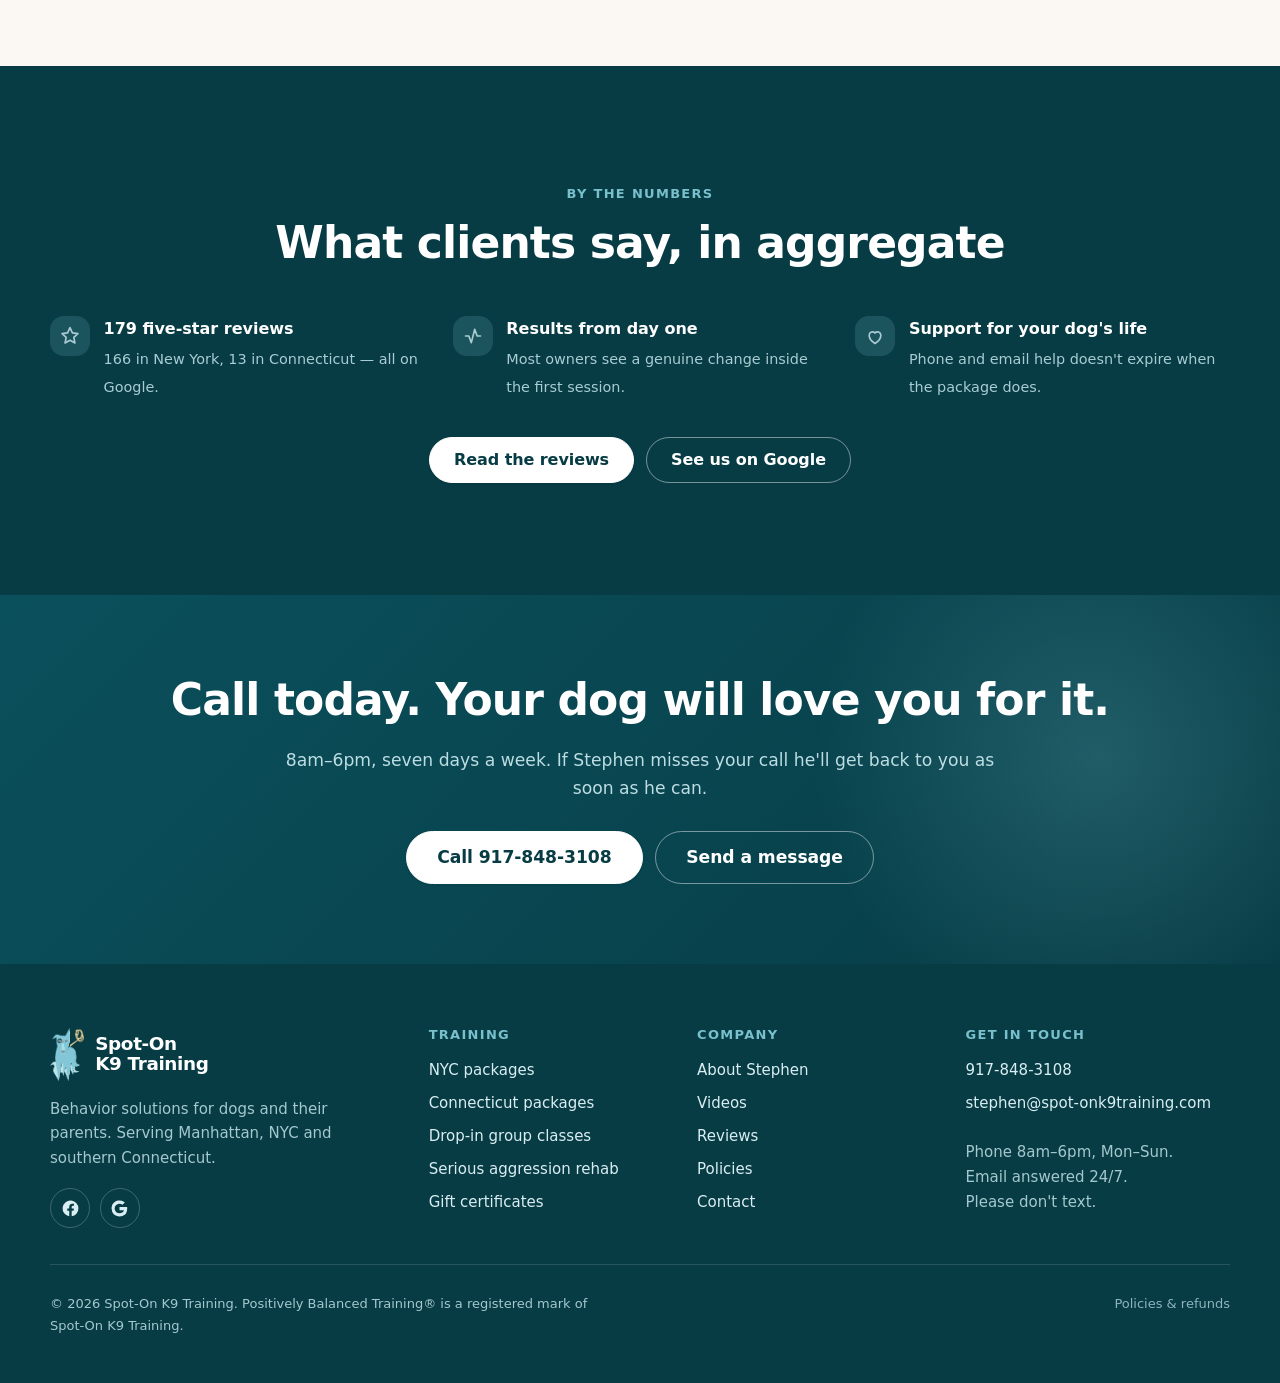
<file: about.html>
<!DOCTYPE html>
<html lang="en">
<head>
<meta charset="utf-8">
<meta name="viewport" content="width=device-width, initial-scale=1">
<title>About Stephen Baum | Spot-On K9 Training</title>
<meta name="description" content="Stephen Baum is the owner and NK-9 certified trainer behind Spot-On K9 Training — behavioral modification, obedience and off-leash e-collar training in Manhattan and Connecticut. Insured, bonded and Pet Tech CPR certified.">
<link rel="canonical" href="https://spot-onk9training.com/about.html">

<meta property="og:type" content="profile">
<meta property="og:site_name" content="Spot-On K9 Training">
<meta property="og:title" content="About Stephen Baum | Spot-On K9 Training">
<meta property="og:description" content="Owner and NK-9 certified trainer. Behavioral modification, obedience and off-leash e-collar training in Manhattan and Connecticut.">
<meta property="og:url" content="https://spot-onk9training.com/about.html">
<meta property="og:image" content="https://spot-onk9training.com/assets/photos/stephen.jpg">
<meta name="twitter:card" content="summary_large_image">

<link rel="icon" href="favicon.svg" type="image/svg+xml">
<link rel="apple-touch-icon" href="assets/logo/logo.png">
<link rel="stylesheet" href="css/styles.css">

<script type="application/ld+json">
{
  "@context": "https://schema.org",
  "@type": "Person",
  "name": "Stephen Baum",
  "jobTitle": "Owner & NK9 Certified Dog Trainer",
  "worksFor": { "@type": "LocalBusiness", "@id": "https://spot-onk9training.com/#business", "name": "Spot-On K9 Training" },
  "telephone": "+1-917-848-3108",
  "email": "stephen@spot-onk9training.com",
  "image": "https://spot-onk9training.com/assets/photos/stephen.jpg",
  "alumniOf": "NK-9 Learning Center for Dog Trainers, Columbus, Ohio",
  "memberOf": [
    { "@type": "Organization", "name": "National K9 Dog Trainers Association" },
    { "@type": "Organization", "name": "International Association of Canine Professionals (IACP)" }
  ]
}
</script>
</head>
<body>
<a class="skip-link" href="#main">Skip to content</a>

<header class="site-header">
  <div class="container site-header__inner">
    <a class="brand" href="index.html">
      <img src="assets/logo/mark.png" alt="" width="28" height="44">
      <span class="brand__name">Spot-On K9<span>Training</span></span>
    </a>
    <nav class="nav" id="primary-nav" aria-label="Main">
      <a href="nyc.html">NYC Training</a>
      <a href="connecticut.html">Connecticut</a>
      <a href="about.html" aria-current="page">About</a>
      <a href="videos.html">Videos</a>
      <a href="testimonials.html">Reviews</a>
      <a href="contact.html">Contact</a>
    </nav>
    <div class="header-cta">
      <a class="btn btn--outline btn--phone" href="tel:+19178483108">917-848-3108</a>
      <button class="nav-toggle" type="button" aria-expanded="false" aria-controls="primary-nav" aria-label="Open menu">
        <svg class="icon-open" viewBox="0 0 24 24" fill="none" stroke="currentColor" stroke-width="2" stroke-linecap="round" aria-hidden="true"><path d="M3 6h18M3 12h18M3 18h18"/></svg>
        <svg class="icon-close" viewBox="0 0 24 24" fill="none" stroke="currentColor" stroke-width="2" stroke-linecap="round" aria-hidden="true"><path d="M6 6l12 12M18 6L6 18"/></svg>
      </button>
    </div>
  </div>
</header>

<main id="main">

  <section class="page-hero">
    <div class="container">
      <div class="page-hero__inner">
        <p class="eyebrow">About</p>
        <h1>Stephen Baum</h1>
        <p class="lede">Owner and NK-9 certified trainer. Behavioral modification, obedience and off-leash e-collar training in Central Park West, Manhattan — and across southern Connecticut.</p>
      </div>
    </div>
  </section>

  <section class="section">
    <div class="container">
      <div class="split reveal">
        <div class="split__media">
          <picture>
            <source srcset="assets/photos/stephen.webp" type="image/webp">
            <img src="assets/photos/stephen.jpg" alt="Stephen Baum outdoors with his German Shepherd, Lexi" width="1200" height="902">
          </picture>
        </div>
        <div>
          <p class="eyebrow">Hello, fellow dog lovers</p>
          <h2>Dogs have been the constant</h2>
          <p>Since childhood, dogs have been an essential part of my life — and Spot-On K9 Training is where that comes full circle. I have three children who all love dogs as much as I do.</p>
          <p>Since 2017 I've volunteered as a trainer for <a href="http://www.barc-ct.org" target="_blank" rel="noopener">BARC-CT</a>, a Connecticut rescue, working with the hard-to-place dogs — the ones who need real rehabilitation before anyone will take them home. That work is where a lot of what I know came from.</p>
          <p>The commitment I make to every client is simple: your dog will be treated with the same care, love and respect I treat my own — and I'll keep working until you have the result you came for.</p>
          <div class="btn-row mt-2">
            <a class="btn" href="contact.html">Book a free 20-minute call</a>
            <a class="btn btn--ghost" href="videos.html">Watch real sessions</a>
          </div>
        </div>
      </div>
    </div>
  </section>

  <!-- Method -->
  <section class="section section--sand">
    <div class="container">
      <div class="section-head reveal">
        <p class="eyebrow">The method</p>
        <h2>Positively Balanced Training®</h2>
        <p class="lede">Results starting from day one.</p>
      </div>

      <div class="grid grid-2 reveal">
        <div class="card">
          <h3>What's usually missing</h3>
          <p>Training is more than a list of commands or a bag of tools. It's about understanding your dog. And in almost every dog that needs behavioural help, the same six things are missing:</p>
          <ul class="ticks">
            <li>Rules</li>
            <li>Structure</li>
            <li>Leadership</li>
            <li>Accountability</li>
            <li>Obedience</li>
            <li>Clear communication</li>
          </ul>
          <p>We build those first. Everything else follows from them — and we start at the root cause of the behaviour rather than managing the symptom.</p>
        </div>

        <div class="card">
          <h3>Tools I use — and why</h3>
          <p>I use a range of tools and methods, because having options means I can reach for the gentlest thing that actually works for the dog in front of me rather than forcing one approach onto every dog.</p>
          <ul class="ticks">
            <li>Slip leashes and prong collars</li>
            <li>Remote e-collars, introduced at low levels</li>
            <li>Food, toys and play</li>
            <li>People and other dogs, for controlled distraction and socialisation</li>
          </ul>
          <p>I'll always explain what I'm using, why, and how to use it properly — you're the one who has to live with the dog after I go home.</p>
        </div>
      </div>
    </div>
  </section>

  <!-- Credentials -->
  <section class="section">
    <div class="container">
      <div class="split split--wide-text reveal">
        <div>
          <p class="eyebrow">Training &amp; credentials</p>
          <h2>Where the knowledge comes from</h2>
          <ul class="creds mt-2">
            <li><span><b>Graduate, NK-9 Learning Center for Dog Trainers</b> — Columbus, Ohio</span></li>
            <li><span><b>Volunteer trainer, BARC-CT rescue</b> — 2017 to present, working with hard-to-place dogs</span></li>
            <li><span><b>Ted Efthymiadis's Aggression Mastermind Series</b> — 2020</span></li>
            <li><span><b>Shadow programs with Thomas Davis, UCA</b> — Clifton Park, NY, 2018 &amp; 2019</span></li>
            <li><span><b>Jeff Gellman's Reactivity Seminar</b> — hands-on weekends in Providence, RI, 2019 &amp; 2022</span></li>
            <li><span><b>Member, National K9 Dog Trainers Association</b></span></li>
            <li><span><b>Associate member, International Association of Canine Professionals (IACP)</b></span></li>
            <li><span><b>Insured and bonded by KennelPro</b></span></li>
            <li><span><b>Pet Tech CPR &amp; First Aid certified</b></span></li>
          </ul>
          <div class="badge-row">
            <img src="assets/badges/iacp-nk9.png" alt="International Association of Canine Professionals and National K9 Dog Trainers Association member badges" width="398" height="128" loading="lazy">
          </div>
        </div>
        <div class="split__media">
          <picture>
            <source srcset="assets/photos/hopper-dunkin.webp" type="image/webp">
            <img src="assets/photos/hopper-dunkin.jpg" alt="Two dogs holding a down-stay together during a training session" width="1200" height="675" loading="lazy">
          </picture>
        </div>
      </div>
    </div>
  </section>

  <!-- Numbers -->
  <section class="section section--ink">
    <div class="container">
      <div class="section-head section-head--center reveal">
        <p class="eyebrow">By the numbers</p>
        <h2>What clients say, in aggregate</h2>
      </div>
      <ul class="includes reveal">
        <li>
          <span class="includes__icon"><svg viewBox="0 0 24 24" fill="none" stroke="currentColor" stroke-width="2" stroke-linecap="round" stroke-linejoin="round" aria-hidden="true"><path d="M12 2l2.9 6.3 6.6.8-4.9 4.6 1.3 6.7L12 17.1 6.1 20.4l1.3-6.7L2.5 9.1l6.6-.8z"/></svg></span>
          <div><b>179 five-star reviews</b><span>166 in New York, 13 in Connecticut — all on Google.</span></div>
        </li>
        <li>
          <span class="includes__icon"><svg viewBox="0 0 24 24" fill="none" stroke="currentColor" stroke-width="2" stroke-linecap="round" stroke-linejoin="round" aria-hidden="true"><path d="M3 12h4l3 8 4-16 3 8h4"/></svg></span>
          <div><b>Results from day one</b><span>Most owners see a genuine change inside the first session.</span></div>
        </li>
        <li>
          <span class="includes__icon"><svg viewBox="0 0 24 24" fill="none" stroke="currentColor" stroke-width="2" stroke-linecap="round" stroke-linejoin="round" aria-hidden="true"><path d="M12 21s-7-4.5-7-10a4 4 0 017-2.6A4 4 0 0119 11c0 5.5-7 10-7 10z"/></svg></span>
          <div><b>Support for your dog's life</b><span>Phone and email help doesn't expire when the package does.</span></div>
        </li>
      </ul>
      <div class="btn-row btn-row--center mt-3">
        <a class="btn btn--light" href="testimonials.html">Read the reviews</a>
        <a class="btn btn--on-dark-outline" href="https://g.page/r/CS6PWmgxkVM4EAE/review" target="_blank" rel="noopener">See us on Google</a>
      </div>
    </div>
  </section>

  <section class="cta-band">
    <div class="container">
      <h2>Call today. Your dog will love you for it.</h2>
      <p>8am–6pm, seven days a week. If Stephen misses your call he'll get back to you as soon as he can.</p>
      <div class="btn-row">
        <a class="btn btn--light btn--lg" href="tel:+19178483108">Call 917-848-3108</a>
        <a class="btn btn--on-dark-outline btn--lg" href="contact.html">Send a message</a>
      </div>
    </div>
  </section>

</main>

<footer class="site-footer">
  <div class="container">
    <div class="footer-grid">
      <div>
        <div class="footer-brand">
          <img src="assets/logo/mark.png" alt="" width="34" height="53">
          <span>Spot-On<br>K9 Training</span>
        </div>
        <p>Behavior solutions for dogs and their parents. Serving Manhattan, NYC and southern Connecticut.</p>
        <div class="social">
          <a href="https://www.facebook.com/profile.php?id=61555041929896" target="_blank" rel="noopener" aria-label="Spot-On K9 Training on Facebook">
            <svg viewBox="0 0 24 24" fill="currentColor" aria-hidden="true"><path d="M22 12a10 10 0 10-11.6 9.9v-7H7.9V12h2.5V9.8c0-2.5 1.5-3.9 3.8-3.9 1.1 0 2.2.2 2.2.2v2.5h-1.3c-1.2 0-1.6.8-1.6 1.6V12h2.8l-.4 2.9h-2.4v7A10 10 0 0022 12z"/></svg>
          </a>
          <a href="https://g.page/r/CS6PWmgxkVM4EAE/review" target="_blank" rel="noopener" aria-label="Spot-On K9 Training on Google">
            <svg viewBox="0 0 24 24" fill="currentColor" aria-hidden="true"><path d="M21.8 12.2c0-.7-.1-1.4-.2-2H12v3.9h5.5a4.7 4.7 0 01-2 3.1v2.6h3.2c1.9-1.7 3-4.3 3-7.6z"/><path d="M12 22c2.7 0 5-.9 6.7-2.4l-3.2-2.6c-.9.6-2.1 1-3.5 1-2.7 0-5-1.8-5.8-4.2H2.9v2.7A10 10 0 0012 22z"/><path d="M6.2 13.8a6 6 0 010-3.8V7.3H2.9a10 10 0 000 9l3.3-2.5z"/><path d="M12 5.9c1.5 0 2.8.5 3.8 1.5l2.9-2.9A10 10 0 002.9 7.3l3.3 2.6C7 7.7 9.3 5.9 12 5.9z"/></svg>
          </a>
        </div>
      </div>
      <div>
        <h2>Training</h2>
        <ul>
          <li><a href="nyc.html">NYC packages</a></li>
          <li><a href="connecticut.html">Connecticut packages</a></li>
          <li><a href="nyc.html#group-classes">Drop-in group classes</a></li>
          <li><a href="nyc.html#sarc">Serious aggression rehab</a></li>
          <li><a href="contact.html#gift">Gift certificates</a></li>
        </ul>
      </div>
      <div>
        <h2>Company</h2>
        <ul>
          <li><a href="about.html">About Stephen</a></li>
          <li><a href="videos.html">Videos</a></li>
          <li><a href="testimonials.html">Reviews</a></li>
          <li><a href="policies.html">Policies</a></li>
          <li><a href="contact.html">Contact</a></li>
        </ul>
      </div>
      <div>
        <h2>Get in touch</h2>
        <ul>
          <li><a href="tel:+19178483108">917-848-3108</a></li>
          <li><a href="mailto:stephen@spot-onk9training.com">stephen@spot-onk9training.com</a></li>
        </ul>
        <p class="mt-2">Phone 8am–6pm, Mon–Sun.<br>Email answered 24/7.<br>Please don't text.</p>
      </div>
    </div>
    <div class="footer-bottom">
      <p>© <span data-year>2026</span> Spot-On K9 Training. Positively Balanced Training® is a registered mark of Spot-On K9 Training.</p>
      <p><a href="policies.html">Policies &amp; refunds</a></p>
    </div>
  </div>
</footer>

<div class="mobile-cta">
  <a class="btn" href="tel:+19178483108">Call now</a>
  <a class="btn btn--ghost" href="contact.html">Message</a>
</div>

<script src="js/main.js" defer></script>
</body>
</html>
</file>
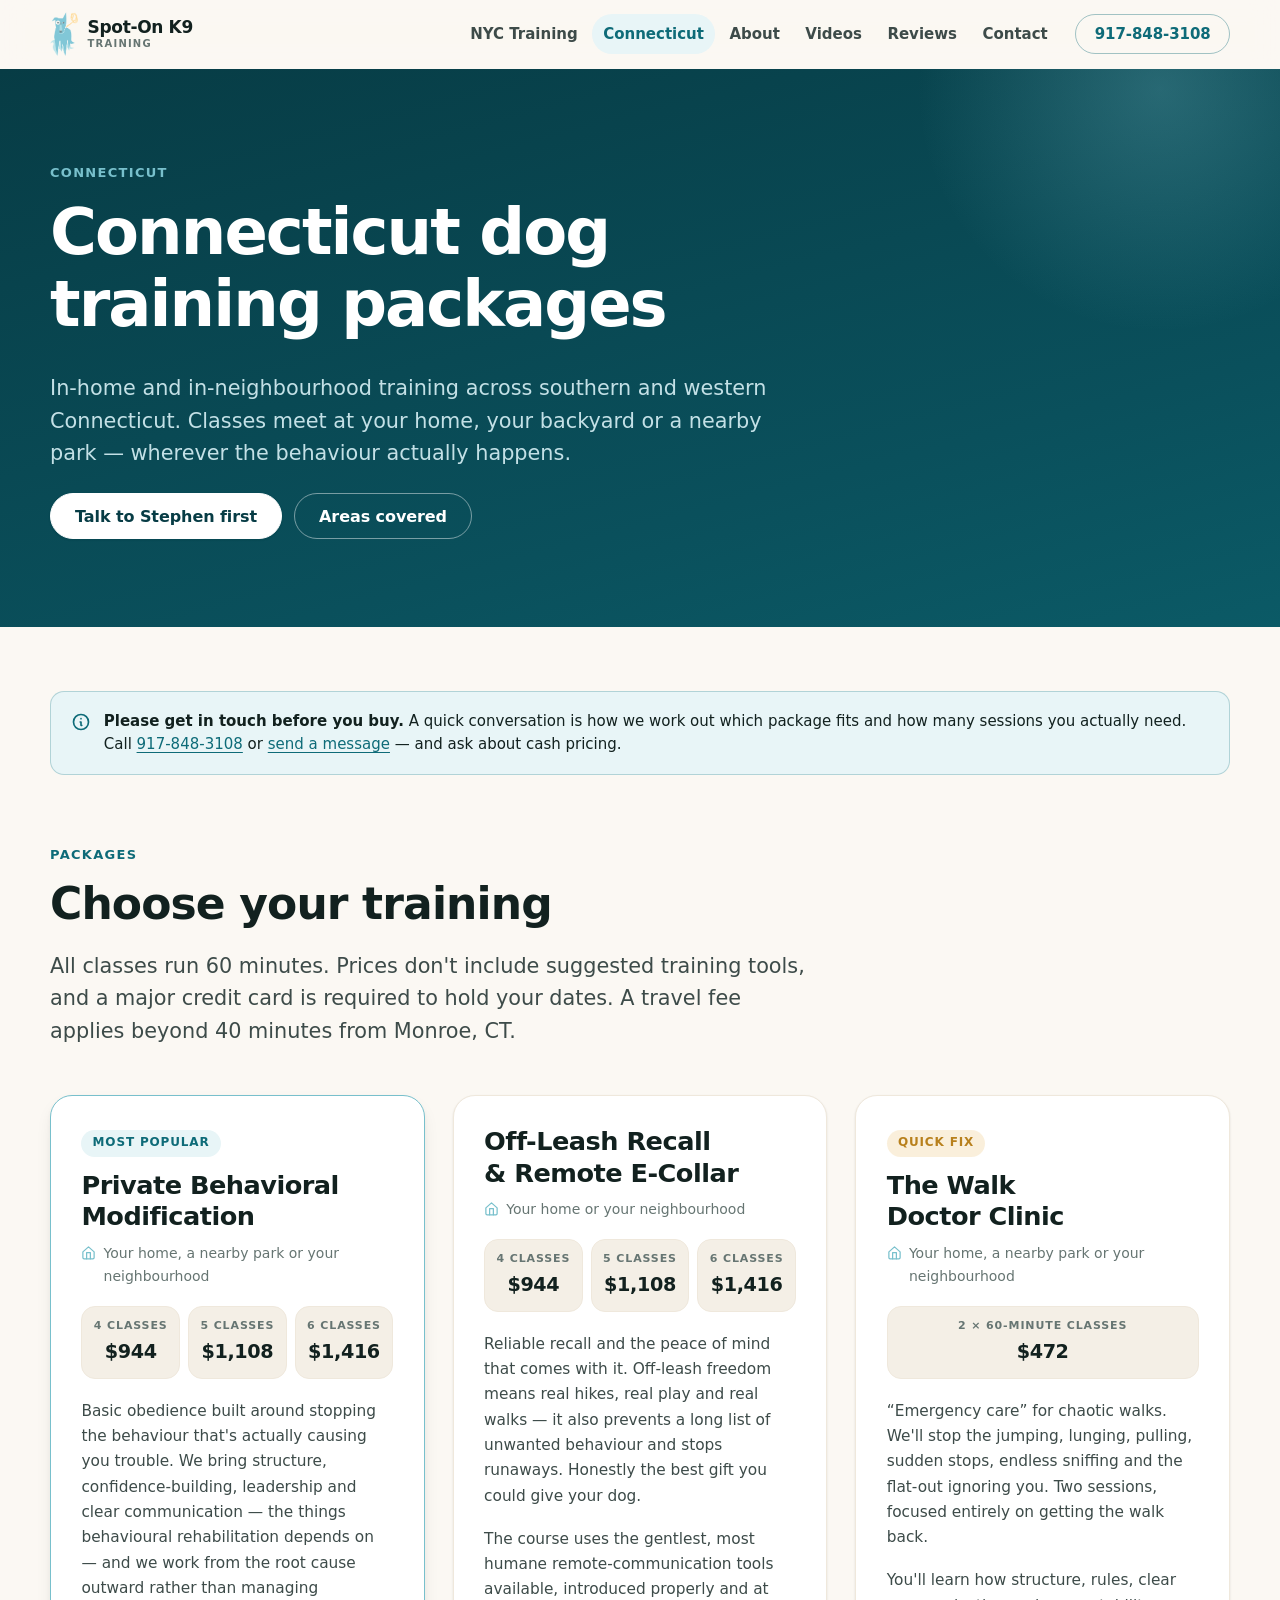
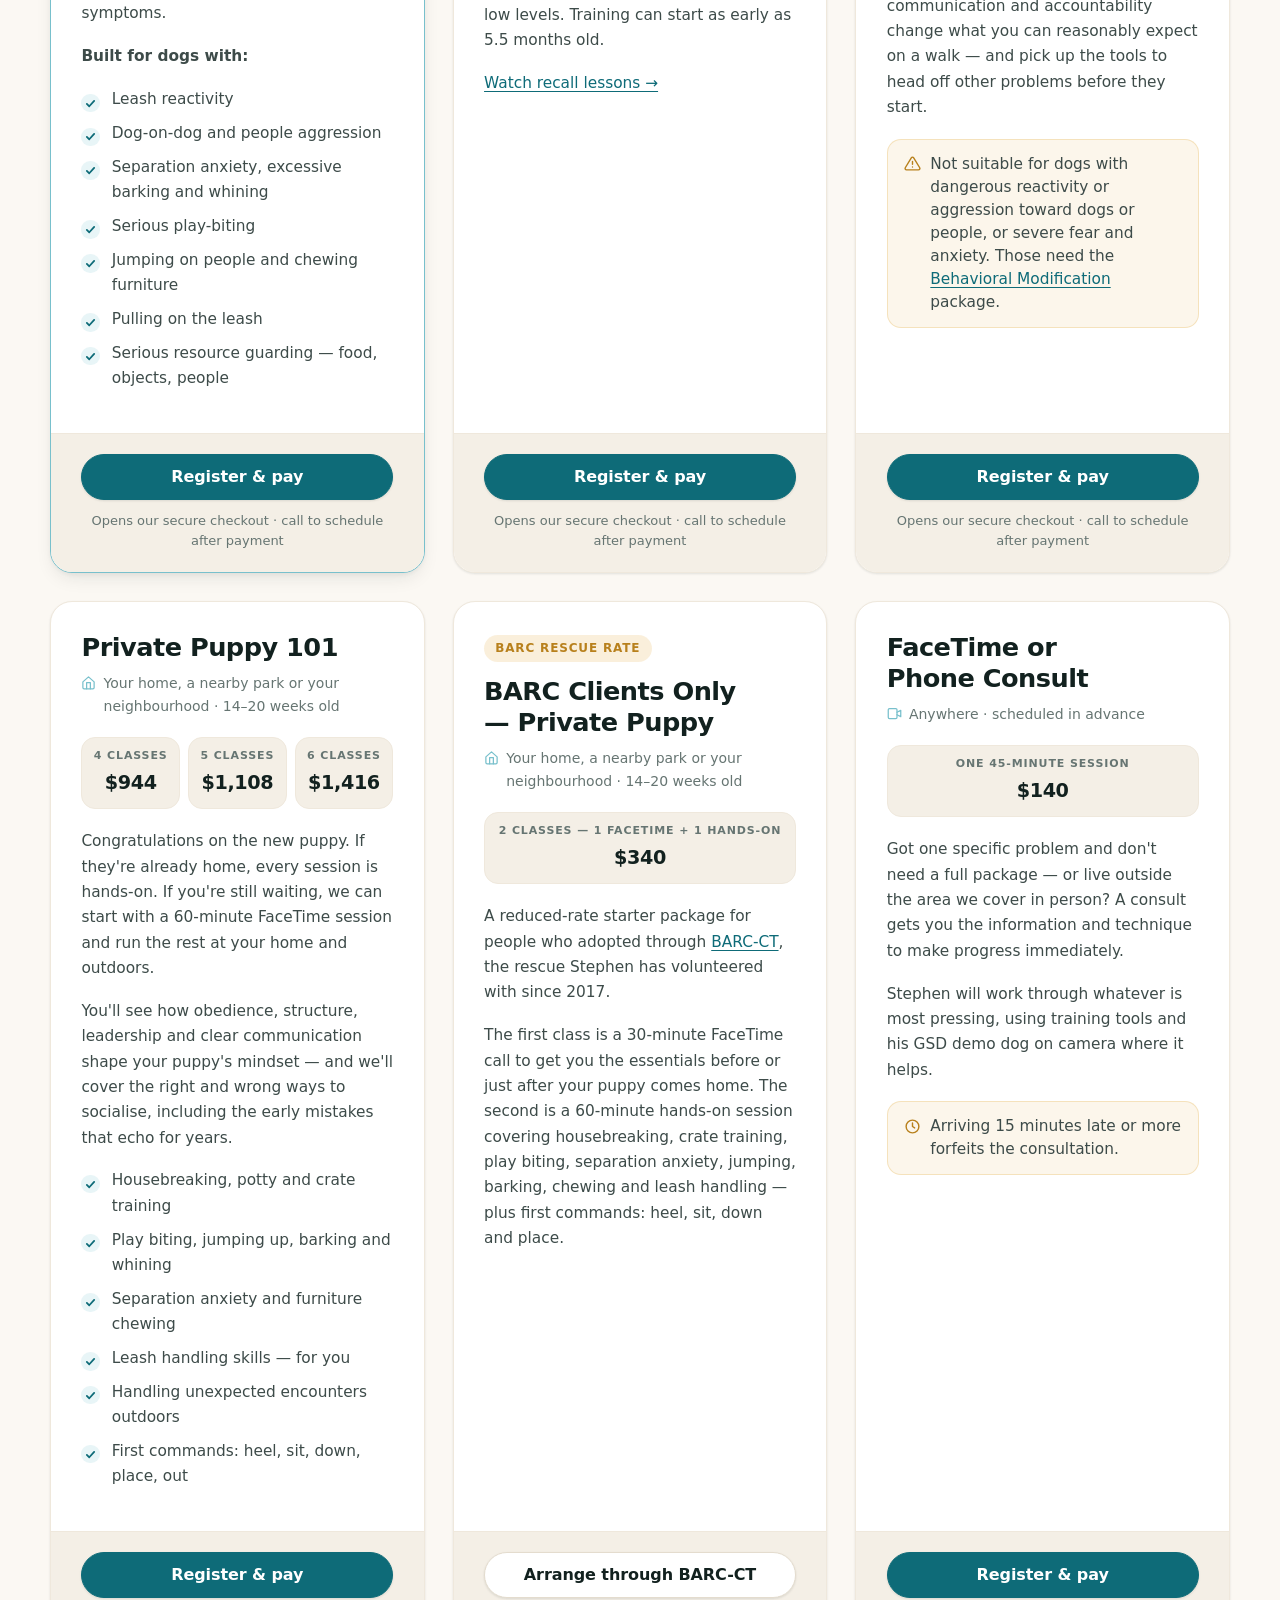
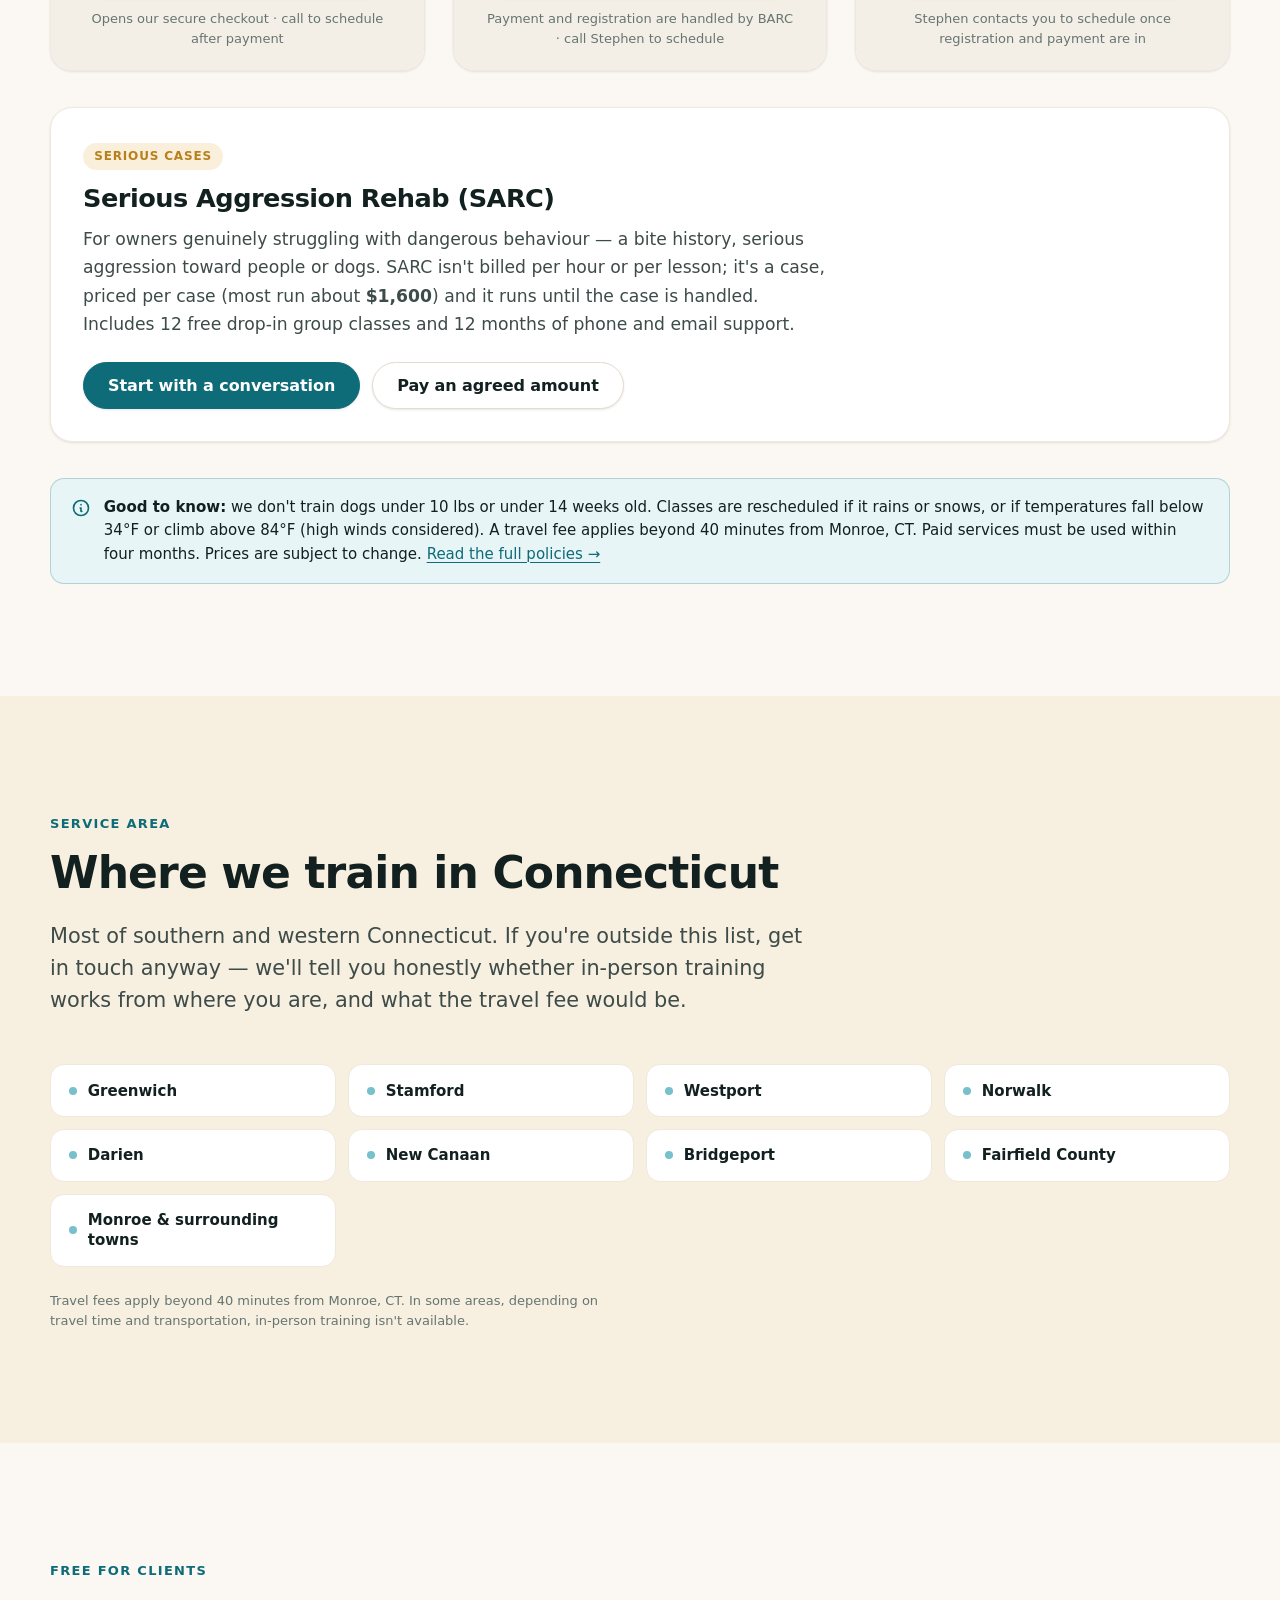
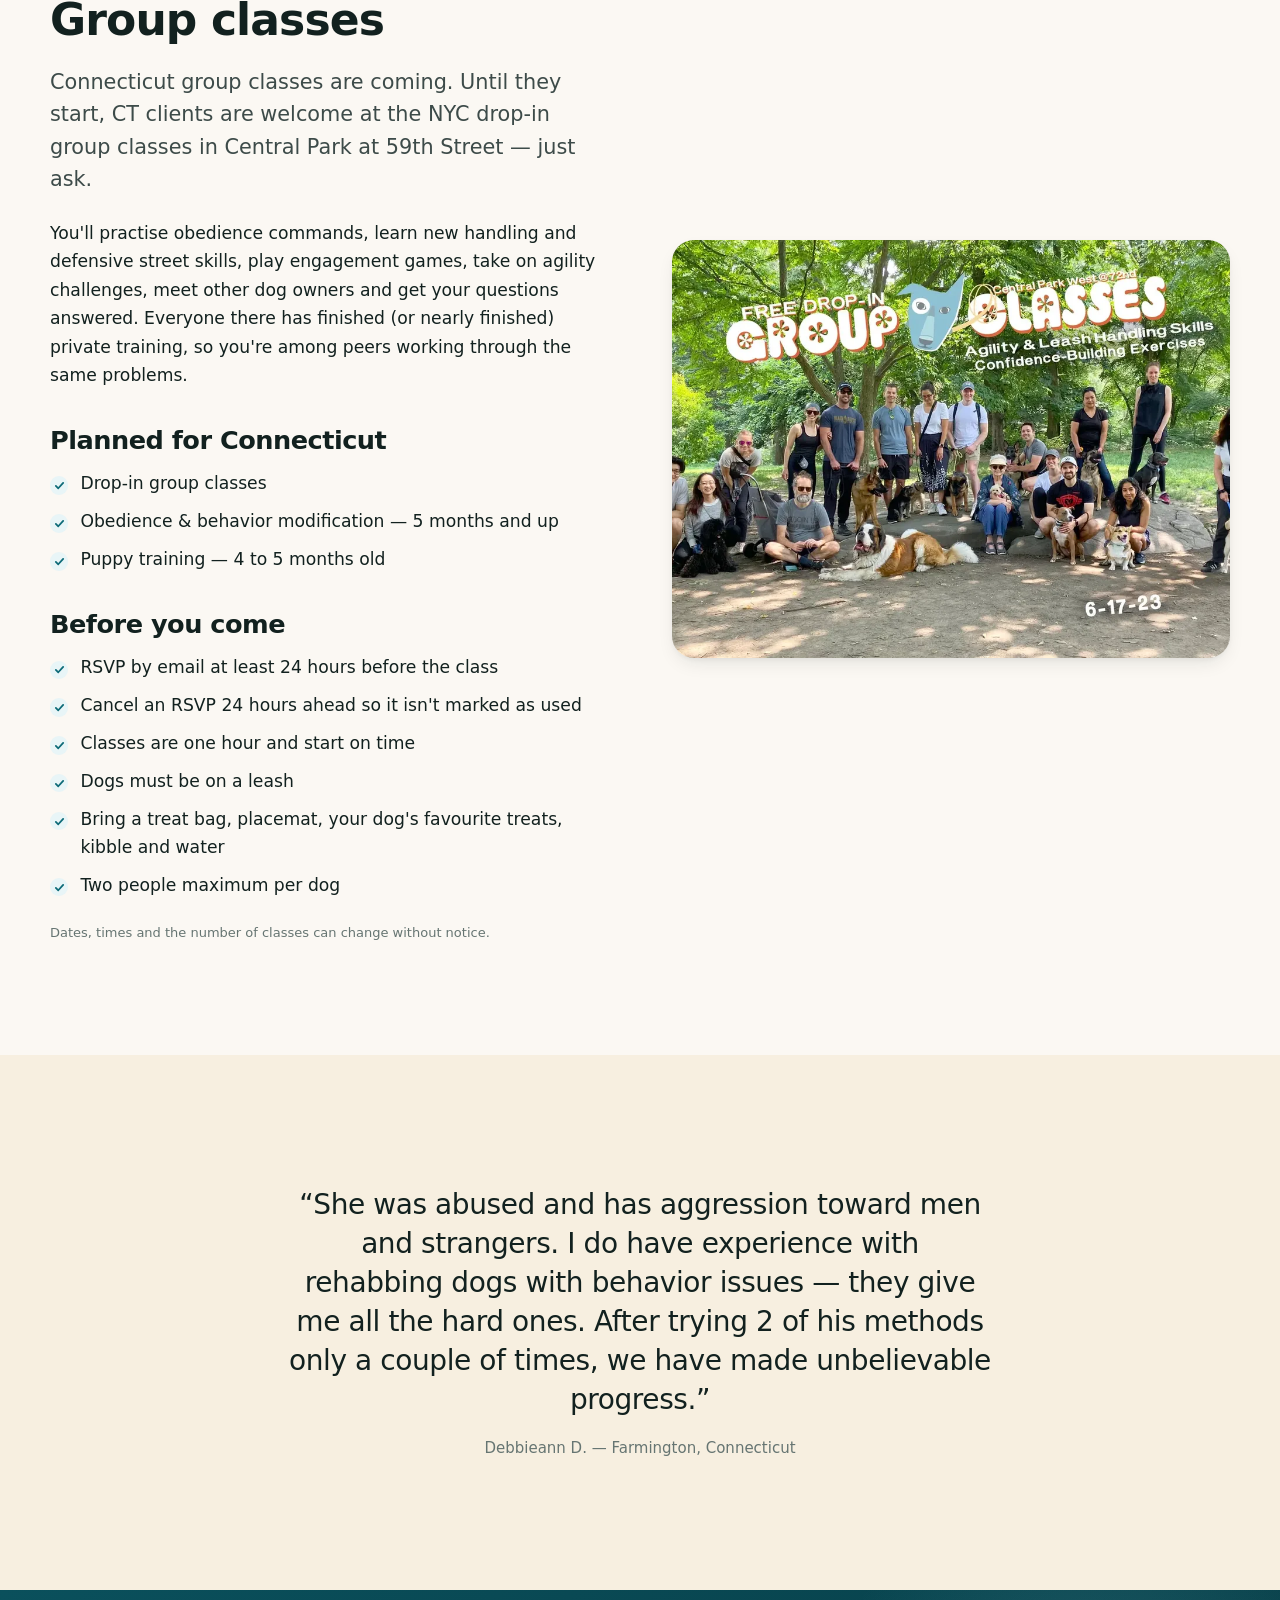
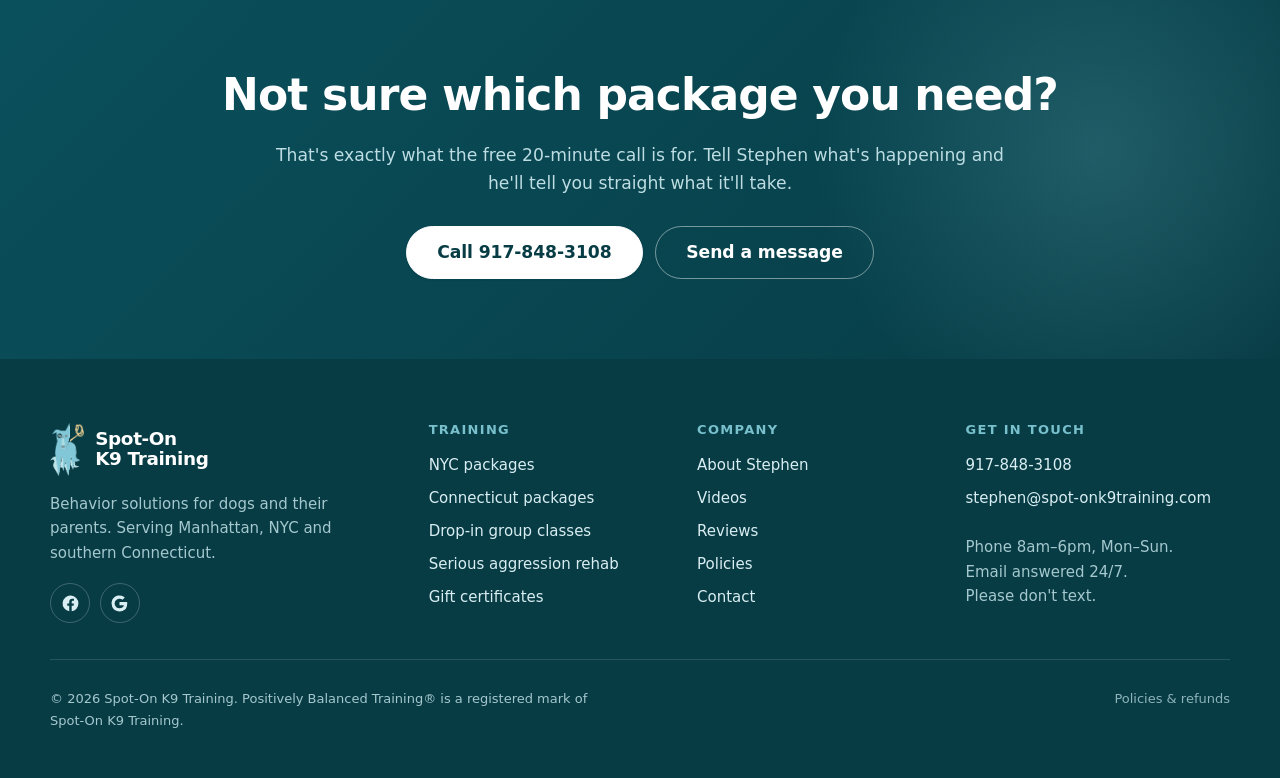
<file: connecticut.html>
<!DOCTYPE html>
<html lang="en">
<head>
<meta charset="utf-8">
<meta name="viewport" content="width=device-width, initial-scale=1">
<title>Connecticut Dog Training Packages &amp; Prices | Spot-On K9 Training</title>
<meta name="description" content="In-home dog training across Fairfield County and southern Connecticut — behavioral modification, off-leash e-collar recall, the Walk Doctor clinic and Puppy 101. Greenwich, Stamford, Westport, Norwalk, Darien, New Canaan. Prices from $140.">
<link rel="canonical" href="https://spot-onk9training.com/connecticut.html">

<meta property="og:type" content="website">
<meta property="og:site_name" content="Spot-On K9 Training">
<meta property="og:title" content="Connecticut Dog Training Packages &amp; Prices | Spot-On K9 Training">
<meta property="og:description" content="In-home dog training across Fairfield County and southern Connecticut — reactivity, aggression, off-leash recall and puppy work.">
<meta property="og:url" content="https://spot-onk9training.com/connecticut.html">
<meta property="og:image" content="https://spot-onk9training.com/assets/photos/overpass.jpg">
<meta name="twitter:card" content="summary_large_image">

<link rel="icon" href="favicon.svg" type="image/svg+xml">
<link rel="apple-touch-icon" href="assets/logo/logo.png">
<link rel="stylesheet" href="css/styles.css">

<script type="application/ld+json">
{
  "@context": "https://schema.org",
  "@type": "Service",
  "serviceType": "Dog training",
  "name": "Connecticut Dog Training — Spot-On K9 Training",
  "areaServed": { "@type": "AdministrativeArea", "name": "Fairfield County, Connecticut" },
  "provider": { "@type": "LocalBusiness", "@id": "https://spot-onk9training.com/#business", "name": "Spot-On K9 Training", "telephone": "+1-917-848-3108" },
  "hasOfferCatalog": {
    "@type": "OfferCatalog",
    "name": "Connecticut training packages",
    "itemListElement": [
      { "@type": "Offer", "name": "Private Behavioral Modification Training (4 classes)", "priceCurrency": "USD", "price": "944" },
      { "@type": "Offer", "name": "Off-Leash Recall, Remote E-Collar Training (4 classes)", "priceCurrency": "USD", "price": "944" },
      { "@type": "Offer", "name": "The Walk Doctor Clinic (2 classes)", "priceCurrency": "USD", "price": "472" },
      { "@type": "Offer", "name": "Private Puppy 101 (4 classes)", "priceCurrency": "USD", "price": "944" },
      { "@type": "Offer", "name": "BARC Clients Only, Private Puppy (2 classes)", "priceCurrency": "USD", "price": "340" },
      { "@type": "Offer", "name": "FaceTime or Phone Consult", "priceCurrency": "USD", "price": "140" }
    ]
  }
}
</script>
</head>
<body>
<a class="skip-link" href="#main">Skip to content</a>

<header class="site-header">
  <div class="container site-header__inner">
    <a class="brand" href="index.html">
      <img src="assets/logo/mark.png" alt="" width="28" height="44">
      <span class="brand__name">Spot-On K9<span>Training</span></span>
    </a>
    <nav class="nav" id="primary-nav" aria-label="Main">
      <a href="nyc.html">NYC Training</a>
      <a href="connecticut.html" aria-current="page">Connecticut</a>
      <a href="about.html">About</a>
      <a href="videos.html">Videos</a>
      <a href="testimonials.html">Reviews</a>
      <a href="contact.html">Contact</a>
    </nav>
    <div class="header-cta">
      <a class="btn btn--outline btn--phone" href="tel:+19178483108">917-848-3108</a>
      <button class="nav-toggle" type="button" aria-expanded="false" aria-controls="primary-nav" aria-label="Open menu">
        <svg class="icon-open" viewBox="0 0 24 24" fill="none" stroke="currentColor" stroke-width="2" stroke-linecap="round" aria-hidden="true"><path d="M3 6h18M3 12h18M3 18h18"/></svg>
        <svg class="icon-close" viewBox="0 0 24 24" fill="none" stroke="currentColor" stroke-width="2" stroke-linecap="round" aria-hidden="true"><path d="M6 6l12 12M18 6L6 18"/></svg>
      </button>
    </div>
  </div>
</header>

<main id="main">

  <section class="page-hero">
    <div class="container">
      <div class="page-hero__inner">
        <p class="eyebrow">Connecticut</p>
        <h1>Connecticut dog training packages</h1>
        <p class="lede">In-home and in-neighbourhood training across southern and western Connecticut. Classes meet at your home, your backyard or a nearby park — wherever the behaviour actually happens.</p>
        <div class="btn-row mt-2">
          <a class="btn btn--light" href="contact.html">Talk to Stephen first</a>
          <a class="btn btn--on-dark-outline" href="#areas">Areas covered</a>
        </div>
      </div>
    </div>
  </section>

  <section class="section section--tight">
    <div class="container">
      <div class="notice reveal">
        <svg viewBox="0 0 24 24" fill="none" stroke="currentColor" stroke-width="2" stroke-linecap="round" stroke-linejoin="round" aria-hidden="true"><circle cx="12" cy="12" r="9"/><path d="M12 8h.01M11 12h1v4h1"/></svg>
        <p><strong>Please get in touch before you buy.</strong> A quick conversation is how we work out which package fits and how many sessions you actually need. Call <a href="tel:+19178483108">917-848-3108</a> or <a href="contact.html">send a message</a> — and ask about cash pricing.</p>
      </div>
    </div>
  </section>

  <section class="section" style="padding-top:0">
    <div class="container">
      <div class="section-head reveal">
        <p class="eyebrow">Packages</p>
        <h2>Choose your training</h2>
        <p class="lede">All classes run 60 minutes. Prices don't include suggested training tools, and a major credit card is required to hold your dates. A travel fee applies beyond 40 minutes from Monroe, CT.</p>
      </div>

      <div class="grid grid-2">

        <!-- 1 -->
        <article class="pkg pkg--feature reveal" id="behavior-mod">
          <div class="pkg__head">
            <span class="pkg__tag">Most popular</span>
            <h3>Private Behavioral Modification</h3>
            <p class="pkg__where">
              <svg viewBox="0 0 24 24" fill="none" stroke="currentColor" stroke-width="2" stroke-linecap="round" stroke-linejoin="round" aria-hidden="true"><path d="M3 11l9-8 9 8v9a2 2 0 01-2 2H5a2 2 0 01-2-2z"/><path d="M9 22V12h6v10"/></svg>
              Your home, a nearby park or your neighbourhood
            </p>
            <div class="pkg__prices">
              <span class="price-chip"><span class="price-chip__n">4 classes</span><span class="price-chip__v">$944</span></span>
              <span class="price-chip"><span class="price-chip__n">5 classes</span><span class="price-chip__v">$1,108</span></span>
              <span class="price-chip"><span class="price-chip__n">6 classes</span><span class="price-chip__v">$1,416</span></span>
            </div>
          </div>
          <div class="pkg__body">
            <p>Basic obedience built around stopping the behaviour that's actually causing you trouble. We bring structure, confidence-building, leadership and clear communication — the things behavioural rehabilitation depends on — and we work from the root cause outward rather than managing symptoms.</p>
            <p><strong>Built for dogs with:</strong></p>
            <ul class="ticks">
              <li>Leash reactivity</li>
              <li>Dog-on-dog and people aggression</li>
              <li>Separation anxiety, excessive barking and whining</li>
              <li>Serious play-biting</li>
              <li>Jumping on people and chewing furniture</li>
              <li>Pulling on the leash</li>
              <li>Serious resource guarding — food, objects, people</li>
            </ul>
          </div>
          <div class="pkg__foot">
            <a class="btn" href="https://spot-onk9training.com/pay-for-services/otn08log4eb4im5d3ml8c1bmpg8z9z-g4xm8-mzw5j" target="_blank" rel="noopener">Register &amp; pay</a>
            <p class="fine">Opens our secure checkout · call to schedule after payment</p>
          </div>
        </article>

        <!-- 2 -->
        <article class="pkg reveal" id="recall">
          <div class="pkg__head">
            <h3>Off-Leash Recall &amp; Remote E-Collar</h3>
            <p class="pkg__where">
              <svg viewBox="0 0 24 24" fill="none" stroke="currentColor" stroke-width="2" stroke-linecap="round" stroke-linejoin="round" aria-hidden="true"><path d="M3 11l9-8 9 8v9a2 2 0 01-2 2H5a2 2 0 01-2-2z"/><path d="M9 22V12h6v10"/></svg>
              Your home or your neighbourhood
            </p>
            <div class="pkg__prices">
              <span class="price-chip"><span class="price-chip__n">4 classes</span><span class="price-chip__v">$944</span></span>
              <span class="price-chip"><span class="price-chip__n">5 classes</span><span class="price-chip__v">$1,108</span></span>
              <span class="price-chip"><span class="price-chip__n">6 classes</span><span class="price-chip__v">$1,416</span></span>
            </div>
          </div>
          <div class="pkg__body">
            <p>Reliable recall and the peace of mind that comes with it. Off-leash freedom means real hikes, real play and real walks — it also prevents a long list of unwanted behaviour and stops runaways. Honestly the best gift you could give your dog.</p>
            <p>The course uses the gentlest, most humane remote-communication tools available, introduced properly and at low levels. Training can start as early as 5.5 months old.</p>
            <p class="small"><a href="videos.html?cat=recall">Watch recall lessons →</a></p>
          </div>
          <div class="pkg__foot">
            <a class="btn" href="https://spot-onk9training.com/pay-for-services/4-1-hr-lessons-off-leash-recall-remote-e-collar-training-tfa9s" target="_blank" rel="noopener">Register &amp; pay</a>
            <p class="fine">Opens our secure checkout · call to schedule after payment</p>
          </div>
        </article>

        <!-- 3 -->
        <article class="pkg reveal" id="walk-doctor">
          <div class="pkg__head">
            <span class="pkg__tag pkg__tag--gold">Quick fix</span>
            <h3>The Walk Doctor Clinic</h3>
            <p class="pkg__where">
              <svg viewBox="0 0 24 24" fill="none" stroke="currentColor" stroke-width="2" stroke-linecap="round" stroke-linejoin="round" aria-hidden="true"><path d="M3 11l9-8 9 8v9a2 2 0 01-2 2H5a2 2 0 01-2-2z"/><path d="M9 22V12h6v10"/></svg>
              Your home, a nearby park or your neighbourhood
            </p>
            <div class="pkg__prices">
              <span class="price-chip price-chip--single"><span class="price-chip__n">2 × 60-minute classes</span><span class="price-chip__v">$472</span></span>
            </div>
          </div>
          <div class="pkg__body">
            <p>“Emergency care” for chaotic walks. We'll stop the jumping, lunging, pulling, sudden stops, endless sniffing and the flat-out ignoring you. Two sessions, focused entirely on getting the walk back.</p>
            <p>You'll learn how structure, rules, clear communication and accountability change what you can reasonably expect on a walk — and pick up the tools to head off other problems before they start.</p>
            <div class="pkg__note">
              <svg viewBox="0 0 24 24" fill="none" stroke="currentColor" stroke-width="2" stroke-linecap="round" stroke-linejoin="round" aria-hidden="true"><path d="M12 9v4M12 17h.01M10.3 3.9L1.8 18a2 2 0 001.7 3h17a2 2 0 001.7-3L13.7 3.9a2 2 0 00-3.4 0z"/></svg>
              <p>Not suitable for dogs with dangerous reactivity or aggression toward dogs or people, or severe fear and anxiety. Those need the <a href="#behavior-mod">Behavioral Modification</a> package.</p>
            </div>
          </div>
          <div class="pkg__foot">
            <a class="btn" href="https://spot-onk9training.com/pay-for-services/ct-walk-doctor-clinic-emergency-care-quick-fix" target="_blank" rel="noopener">Register &amp; pay</a>
            <p class="fine">Opens our secure checkout · call to schedule after payment</p>
          </div>
        </article>

        <!-- 4 -->
        <article class="pkg reveal" id="puppy">
          <div class="pkg__head">
            <h3>Private Puppy 101</h3>
            <p class="pkg__where">
              <svg viewBox="0 0 24 24" fill="none" stroke="currentColor" stroke-width="2" stroke-linecap="round" stroke-linejoin="round" aria-hidden="true"><path d="M3 11l9-8 9 8v9a2 2 0 01-2 2H5a2 2 0 01-2-2z"/><path d="M9 22V12h6v10"/></svg>
              Your home, a nearby park or your neighbourhood · 14–20 weeks old
            </p>
            <div class="pkg__prices">
              <span class="price-chip"><span class="price-chip__n">4 classes</span><span class="price-chip__v">$944</span></span>
              <span class="price-chip"><span class="price-chip__n">5 classes</span><span class="price-chip__v">$1,108</span></span>
              <span class="price-chip"><span class="price-chip__n">6 classes</span><span class="price-chip__v">$1,416</span></span>
            </div>
          </div>
          <div class="pkg__body">
            <p>Congratulations on the new puppy. If they're already home, every session is hands-on. If you're still waiting, we can start with a 60-minute FaceTime session and run the rest at your home and outdoors.</p>
            <p>You'll see how obedience, structure, leadership and clear communication shape your puppy's mindset — and we'll cover the right and wrong ways to socialise, including the early mistakes that echo for years.</p>
            <ul class="ticks">
              <li>Housebreaking, potty and crate training</li>
              <li>Play biting, jumping up, barking and whining</li>
              <li>Separation anxiety and furniture chewing</li>
              <li>Leash handling skills — for you</li>
              <li>Handling unexpected encounters outdoors</li>
              <li>First commands: heel, sit, down, place, out</li>
            </ul>
          </div>
          <div class="pkg__foot">
            <a class="btn" href="https://spot-onk9training.com/pay-for-services/1-hr-session-60-puppy-101-th665" target="_blank" rel="noopener">Register &amp; pay</a>
            <p class="fine">Opens our secure checkout · call to schedule after payment</p>
          </div>
        </article>

        <!-- 5 -->
        <article class="pkg reveal" id="barc">
          <div class="pkg__head">
            <span class="pkg__tag pkg__tag--gold">BARC rescue rate</span>
            <h3>BARC Clients Only — Private Puppy</h3>
            <p class="pkg__where">
              <svg viewBox="0 0 24 24" fill="none" stroke="currentColor" stroke-width="2" stroke-linecap="round" stroke-linejoin="round" aria-hidden="true"><path d="M3 11l9-8 9 8v9a2 2 0 01-2 2H5a2 2 0 01-2-2z"/><path d="M9 22V12h6v10"/></svg>
              Your home, a nearby park or your neighbourhood · 14–20 weeks old
            </p>
            <div class="pkg__prices">
              <span class="price-chip price-chip--single"><span class="price-chip__n">2 classes — 1 FaceTime + 1 hands-on</span><span class="price-chip__v">$340</span></span>
            </div>
          </div>
          <div class="pkg__body">
            <p>A reduced-rate starter package for people who adopted through <a href="http://www.barc-ct.org" target="_blank" rel="noopener">BARC-CT</a>, the rescue Stephen has volunteered with since 2017.</p>
            <p>The first class is a 30-minute FaceTime call to get you the essentials before or just after your puppy comes home. The second is a 60-minute hands-on session covering housebreaking, crate training, play biting, separation anxiety, jumping, barking, chewing and leash handling — plus first commands: heel, sit, down and place.</p>
          </div>
          <div class="pkg__foot">
            <a class="btn btn--ghost" href="http://www.barc-ct.org" target="_blank" rel="noopener">Arrange through BARC-CT</a>
            <p class="fine">Payment and registration are handled by BARC · call Stephen to schedule</p>
          </div>
        </article>

        <!-- 6 -->
        <article class="pkg reveal" id="consult">
          <div class="pkg__head">
            <h3>FaceTime or Phone Consult</h3>
            <p class="pkg__where">
              <svg viewBox="0 0 24 24" fill="none" stroke="currentColor" stroke-width="2" stroke-linecap="round" stroke-linejoin="round" aria-hidden="true"><rect x="2" y="4" width="14" height="16" rx="2"/><path d="M16 10l6-3v10l-6-3"/></svg>
              Anywhere · scheduled in advance
            </p>
            <div class="pkg__prices">
              <span class="price-chip price-chip--single"><span class="price-chip__n">One 45-minute session</span><span class="price-chip__v">$140</span></span>
            </div>
          </div>
          <div class="pkg__body">
            <p>Got one specific problem and don't need a full package — or live outside the area we cover in person? A consult gets you the information and technique to make progress immediately.</p>
            <p>Stephen will work through whatever is most pressing, using training tools and his GSD demo dog on camera where it helps.</p>
            <div class="pkg__note">
              <svg viewBox="0 0 24 24" fill="none" stroke="currentColor" stroke-width="2" stroke-linecap="round" stroke-linejoin="round" aria-hidden="true"><circle cx="12" cy="12" r="9"/><path d="M12 7v5l3 2"/></svg>
              <p>Arriving 15 minutes late or more forfeits the consultation.</p>
            </div>
          </div>
          <div class="pkg__foot">
            <a class="btn" href="https://spot-onk9training.com/pay-for-services/phone-or-facettime-consultations-30-or-50-min-yj7s2" target="_blank" rel="noopener">Register &amp; pay</a>
            <p class="fine">Stephen contacts you to schedule once registration and payment are in</p>
          </div>
        </article>

      </div>

      <!-- SARC callout -->
      <div class="card mt-3 reveal" id="sarc">
        <span class="pkg__tag pkg__tag--gold">Serious cases</span>
        <h3>Serious Aggression Rehab (SARC)</h3>
        <p>For owners genuinely struggling with dangerous behaviour — a bite history, serious aggression toward people or dogs. SARC isn't billed per hour or per lesson; it's a case, priced per case (most run about <strong>$1,600</strong>) and it runs until the case is handled. Includes 12 free drop-in group classes and 12 months of phone and email support.</p>
        <div class="btn-row mt-2">
          <a class="btn" href="contact.html">Start with a conversation</a>
          <a class="btn btn--ghost" href="https://spot-onk9training.com/pay-for-services/specialaggression-rehab-classes" target="_blank" rel="noopener">Pay an agreed amount</a>
        </div>
      </div>

      <div class="notice mt-3 reveal">
        <svg viewBox="0 0 24 24" fill="none" stroke="currentColor" stroke-width="2" stroke-linecap="round" stroke-linejoin="round" aria-hidden="true"><circle cx="12" cy="12" r="9"/><path d="M12 8h.01M11 12h1v4h1"/></svg>
        <div>
          <p class="mb-0"><strong>Good to know:</strong> we don't train dogs under 10 lbs or under 14 weeks old. Classes are rescheduled if it rains or snows, or if temperatures fall below 34°F or climb above 84°F (high winds considered). A travel fee applies beyond 40 minutes from Monroe, CT. Paid services must be used within four months. Prices are subject to change. <a href="policies.html">Read the full policies →</a></p>
        </div>
      </div>
    </div>
  </section>

  <!-- Areas -->
  <section class="section section--sand" id="areas">
    <div class="container">
      <div class="section-head reveal">
        <p class="eyebrow">Service area</p>
        <h2>Where we train in Connecticut</h2>
        <p class="lede">Most of southern and western Connecticut. If you're outside this list, get in touch anyway — we'll tell you honestly whether in-person training works from where you are, and what the travel fee would be.</p>
      </div>
      <ul class="issues reveal">
        <li>Greenwich</li>
        <li>Stamford</li>
        <li>Westport</li>
        <li>Norwalk</li>
        <li>Darien</li>
        <li>New Canaan</li>
        <li>Bridgeport</li>
        <li>Fairfield County</li>
        <li>Monroe &amp; surrounding towns</li>
      </ul>
      <p class="fine mt-2">Travel fees apply beyond 40 minutes from Monroe, CT. In some areas, depending on travel time and transportation, in-person training isn't available.</p>
    </div>
  </section>

  <!-- Group classes -->
  <section class="section" id="group-classes">
    <div class="container">
      <div class="split reveal">
        <div>
          <p class="eyebrow">Free for clients</p>
          <h2>Group classes</h2>
          <p class="lede">Connecticut group classes are coming. Until they start, CT clients are welcome at the NYC drop-in group classes in Central Park at 59th Street — just ask.</p>
          <p>You'll practise obedience commands, learn new handling and defensive street skills, play engagement games, take on agility challenges, meet other dog owners and get your questions answered. Everyone there has finished (or nearly finished) private training, so you're among peers working through the same problems.</p>

          <h3 class="mt-3">Planned for Connecticut</h3>
          <ul class="ticks">
            <li>Drop-in group classes</li>
            <li>Obedience &amp; behavior modification — 5 months and up</li>
            <li>Puppy training — 4 to 5 months old</li>
          </ul>

          <h3 class="mt-3">Before you come</h3>
          <ul class="ticks">
            <li>RSVP by email at least 24 hours before the class</li>
            <li>Cancel an RSVP 24 hours ahead so it isn't marked as used</li>
            <li>Classes are one hour and start on time</li>
            <li>Dogs must be on a leash</li>
            <li>Bring a treat bag, placemat, your dog's favourite treats, kibble and water</li>
            <li>Two people maximum per dog</li>
          </ul>
          <p class="fine mt-2">Dates, times and the number of classes can change without notice.</p>
        </div>
        <div class="split__media">
          <picture>
            <source srcset="assets/photos/group-class.webp" type="image/webp">
            <img src="assets/photos/group-class.jpg" alt="A drop-in group class of about twenty owners and their dogs gathered in Central Park" width="1400" height="834" loading="lazy">
          </picture>
        </div>
      </div>
    </div>
  </section>

  <section class="section section--sand">
    <div class="container">
      <blockquote class="pull-quote reveal">
        <p>“She was abused and has aggression toward men and strangers. I do have experience with rehabbing dogs with behavior issues — they give me all the hard ones. After trying 2 of his methods only a couple of times, we have made unbelievable progress.”</p>
        <footer>Debbieann D. — Farmington, Connecticut</footer>
      </blockquote>
    </div>
  </section>

  <section class="cta-band">
    <div class="container">
      <h2>Not sure which package you need?</h2>
      <p>That's exactly what the free 20-minute call is for. Tell Stephen what's happening and he'll tell you straight what it'll take.</p>
      <div class="btn-row">
        <a class="btn btn--light btn--lg" href="tel:+19178483108">Call 917-848-3108</a>
        <a class="btn btn--on-dark-outline btn--lg" href="contact.html">Send a message</a>
      </div>
    </div>
  </section>

</main>

<footer class="site-footer">
  <div class="container">
    <div class="footer-grid">
      <div>
        <div class="footer-brand">
          <img src="assets/logo/mark.png" alt="" width="34" height="53">
          <span>Spot-On<br>K9 Training</span>
        </div>
        <p>Behavior solutions for dogs and their parents. Serving Manhattan, NYC and southern Connecticut.</p>
        <div class="social">
          <a href="https://www.facebook.com/profile.php?id=61555041929896" target="_blank" rel="noopener" aria-label="Spot-On K9 Training on Facebook">
            <svg viewBox="0 0 24 24" fill="currentColor" aria-hidden="true"><path d="M22 12a10 10 0 10-11.6 9.9v-7H7.9V12h2.5V9.8c0-2.5 1.5-3.9 3.8-3.9 1.1 0 2.2.2 2.2.2v2.5h-1.3c-1.2 0-1.6.8-1.6 1.6V12h2.8l-.4 2.9h-2.4v7A10 10 0 0022 12z"/></svg>
          </a>
          <a href="https://g.page/r/CS6PWmgxkVM4EAE/review" target="_blank" rel="noopener" aria-label="Spot-On K9 Training on Google">
            <svg viewBox="0 0 24 24" fill="currentColor" aria-hidden="true"><path d="M21.8 12.2c0-.7-.1-1.4-.2-2H12v3.9h5.5a4.7 4.7 0 01-2 3.1v2.6h3.2c1.9-1.7 3-4.3 3-7.6z"/><path d="M12 22c2.7 0 5-.9 6.7-2.4l-3.2-2.6c-.9.6-2.1 1-3.5 1-2.7 0-5-1.8-5.8-4.2H2.9v2.7A10 10 0 0012 22z"/><path d="M6.2 13.8a6 6 0 010-3.8V7.3H2.9a10 10 0 000 9l3.3-2.5z"/><path d="M12 5.9c1.5 0 2.8.5 3.8 1.5l2.9-2.9A10 10 0 002.9 7.3l3.3 2.6C7 7.7 9.3 5.9 12 5.9z"/></svg>
          </a>
        </div>
      </div>
      <div>
        <h2>Training</h2>
        <ul>
          <li><a href="nyc.html">NYC packages</a></li>
          <li><a href="connecticut.html">Connecticut packages</a></li>
          <li><a href="nyc.html#group-classes">Drop-in group classes</a></li>
          <li><a href="nyc.html#sarc">Serious aggression rehab</a></li>
          <li><a href="contact.html#gift">Gift certificates</a></li>
        </ul>
      </div>
      <div>
        <h2>Company</h2>
        <ul>
          <li><a href="about.html">About Stephen</a></li>
          <li><a href="videos.html">Videos</a></li>
          <li><a href="testimonials.html">Reviews</a></li>
          <li><a href="policies.html">Policies</a></li>
          <li><a href="contact.html">Contact</a></li>
        </ul>
      </div>
      <div>
        <h2>Get in touch</h2>
        <ul>
          <li><a href="tel:+19178483108">917-848-3108</a></li>
          <li><a href="mailto:stephen@spot-onk9training.com">stephen@spot-onk9training.com</a></li>
        </ul>
        <p class="mt-2">Phone 8am–6pm, Mon–Sun.<br>Email answered 24/7.<br>Please don't text.</p>
      </div>
    </div>
    <div class="footer-bottom">
      <p>© <span data-year>2026</span> Spot-On K9 Training. Positively Balanced Training® is a registered mark of Spot-On K9 Training.</p>
      <p><a href="policies.html">Policies &amp; refunds</a></p>
    </div>
  </div>
</footer>

<div class="mobile-cta">
  <a class="btn" href="tel:+19178483108">Call now</a>
  <a class="btn btn--ghost" href="contact.html">Message</a>
</div>

<script src="js/main.js" defer></script>
</body>
</html>
</file>
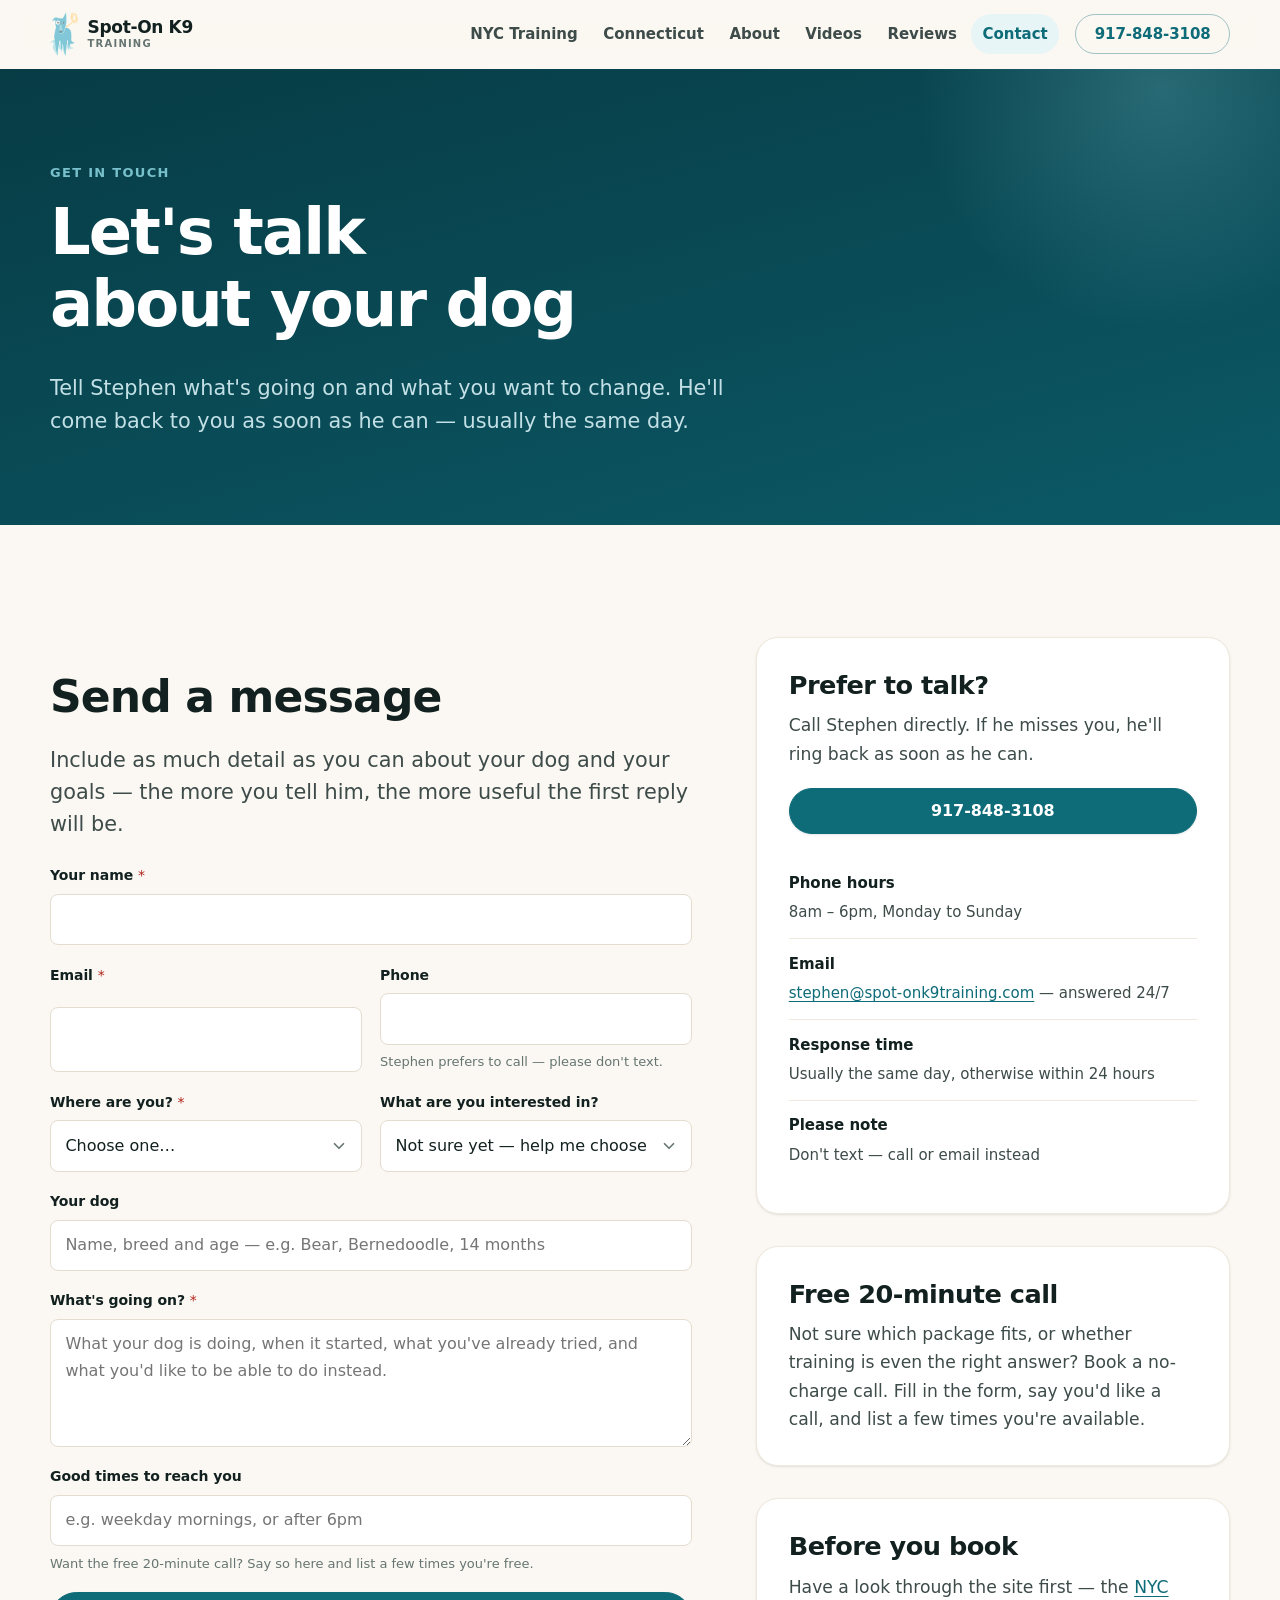
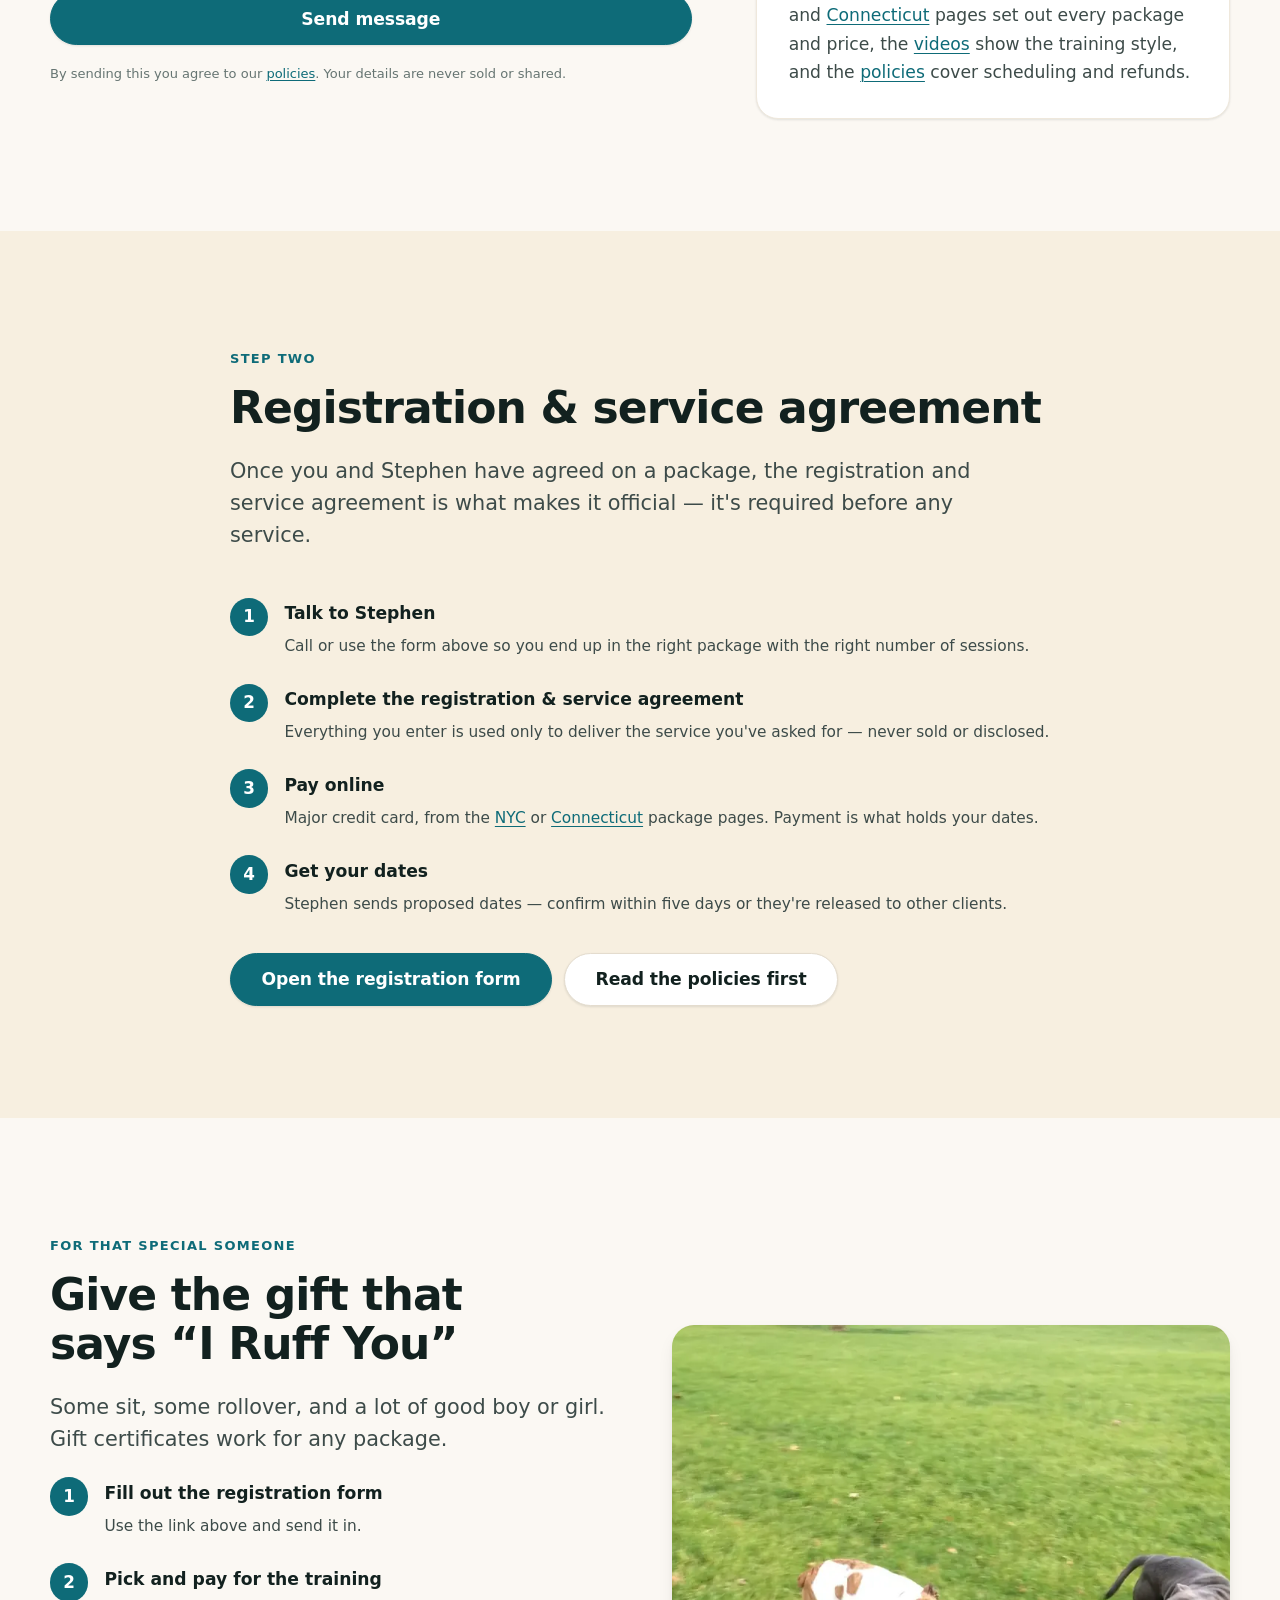
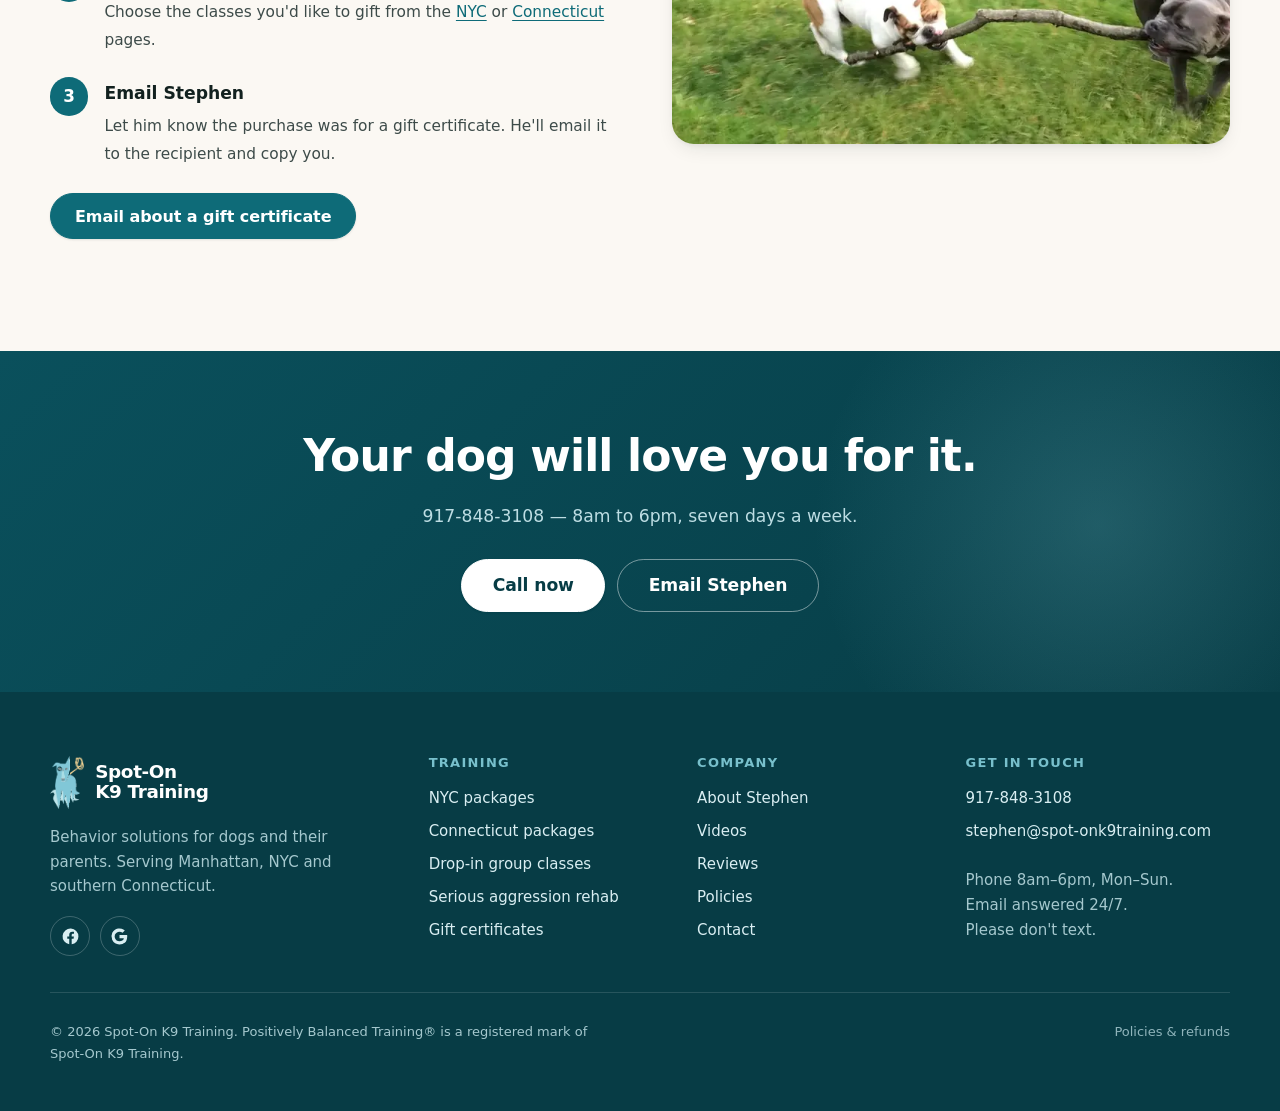
<file: contact.html>
<!DOCTYPE html>
<html lang="en">
<head>
<meta charset="utf-8">
<meta name="viewport" content="width=device-width, initial-scale=1">
<title>Contact &amp; Booking | Spot-On K9 Training</title>
<meta name="description" content="Get in touch with Stephen Baum at Spot-On K9 Training. Call 917-848-3108, email stephen@spot-onk9training.com, or book a free 20-minute call about your dog. Serving Manhattan and southern Connecticut.">
<link rel="canonical" href="https://spot-onk9training.com/contact.html">

<meta property="og:type" content="website">
<meta property="og:site_name" content="Spot-On K9 Training">
<meta property="og:title" content="Contact &amp; Booking | Spot-On K9 Training">
<meta property="og:description" content="Call 917-848-3108 or book a free 20-minute call about your dog.">
<meta property="og:url" content="https://spot-onk9training.com/contact.html">
<meta property="og:image" content="https://spot-onk9training.com/assets/photos/hopper-dunkin.jpg">
<meta name="twitter:card" content="summary_large_image">

<link rel="icon" href="favicon.svg" type="image/svg+xml">
<link rel="apple-touch-icon" href="assets/logo/logo.png">
<link rel="stylesheet" href="css/styles.css">

<script type="application/ld+json">
{
  "@context": "https://schema.org",
  "@type": "ContactPage",
  "name": "Contact Spot-On K9 Training",
  "url": "https://spot-onk9training.com/contact.html",
  "mainEntity": {
    "@type": "LocalBusiness",
    "@id": "https://spot-onk9training.com/#business",
    "name": "Spot-On K9 Training",
    "telephone": "+1-917-848-3108",
    "email": "stephen@spot-onk9training.com"
  }
}
</script>
</head>
<body>
<a class="skip-link" href="#main">Skip to content</a>

<header class="site-header">
  <div class="container site-header__inner">
    <a class="brand" href="index.html">
      <img src="assets/logo/mark.png" alt="" width="28" height="44">
      <span class="brand__name">Spot-On K9<span>Training</span></span>
    </a>
    <nav class="nav" id="primary-nav" aria-label="Main">
      <a href="nyc.html">NYC Training</a>
      <a href="connecticut.html">Connecticut</a>
      <a href="about.html">About</a>
      <a href="videos.html">Videos</a>
      <a href="testimonials.html">Reviews</a>
      <a href="contact.html" aria-current="page">Contact</a>
    </nav>
    <div class="header-cta">
      <a class="btn btn--outline btn--phone" href="tel:+19178483108">917-848-3108</a>
      <button class="nav-toggle" type="button" aria-expanded="false" aria-controls="primary-nav" aria-label="Open menu">
        <svg class="icon-open" viewBox="0 0 24 24" fill="none" stroke="currentColor" stroke-width="2" stroke-linecap="round" aria-hidden="true"><path d="M3 6h18M3 12h18M3 18h18"/></svg>
        <svg class="icon-close" viewBox="0 0 24 24" fill="none" stroke="currentColor" stroke-width="2" stroke-linecap="round" aria-hidden="true"><path d="M6 6l12 12M18 6L6 18"/></svg>
      </button>
    </div>
  </div>
</header>

<main id="main">

  <section class="page-hero">
    <div class="container">
      <div class="page-hero__inner">
        <p class="eyebrow">Get in touch</p>
        <h1>Let's talk about your dog</h1>
        <p class="lede">Tell Stephen what's going on and what you want to change. He'll come back to you as soon as he can — usually the same day.</p>
      </div>
    </div>
  </section>

  <section class="section">
    <div class="container">
      <div class="split split--wide-text">

        <!-- Form -->
        <div class="reveal">
          <h2>Send a message</h2>
          <p class="lede">Include as much detail as you can about your dog and your goals — the more you tell him, the more useful the first reply will be.</p>

          <form class="form form--two mt-2" data-form novalidate>
            <div class="field field--full">
              <label for="name">Your name <span class="req" aria-hidden="true">*</span></label>
              <input type="text" id="name" name="name" autocomplete="name" required>
              <p class="error" aria-live="polite"></p>
            </div>

            <div class="field">
              <label for="email">Email <span class="req" aria-hidden="true">*</span></label>
              <input type="email" id="email" name="email" autocomplete="email" required>
              <p class="error" aria-live="polite"></p>
            </div>

            <div class="field">
              <label for="phone">Phone</label>
              <input type="tel" id="phone" name="phone" autocomplete="tel">
              <p class="hint">Stephen prefers to call — please don't text.</p>
            </div>

            <div class="field">
              <label for="location">Where are you? <span class="req" aria-hidden="true">*</span></label>
              <select id="location" name="location" required>
                <option value="">Choose one…</option>
                <option>Manhattan / NYC</option>
                <option>Connecticut</option>
                <option>Other borough</option>
                <option>Elsewhere — remote consult</option>
              </select>
              <p class="error" aria-live="polite"></p>
            </div>

            <div class="field">
              <label for="interest">What are you interested in?</label>
              <select id="interest" name="interest">
                <option value="">Not sure yet — help me choose</option>
                <option>Private behavioral modification</option>
                <option>Off-leash recall / e-collar</option>
                <option>The Walk Doctor Clinic</option>
                <option>Puppy 101</option>
                <option>Serious aggression rehab</option>
                <option>FaceTime / phone consult</option>
                <option>Gift certificate</option>
                <option>Free 20-minute call</option>
              </select>
            </div>

            <div class="field field--full">
              <label for="dog">Your dog</label>
              <input type="text" id="dog" name="dog" placeholder="Name, breed and age — e.g. Bear, Bernedoodle, 14 months">
            </div>

            <div class="field field--full">
              <label for="message">What's going on? <span class="req" aria-hidden="true">*</span></label>
              <textarea id="message" name="message" required placeholder="What your dog is doing, when it started, what you've already tried, and what you'd like to be able to do instead."></textarea>
              <p class="error" aria-live="polite"></p>
            </div>

            <div class="field field--full">
              <label for="times">Good times to reach you</label>
              <input type="text" id="times" name="times" placeholder="e.g. weekday mornings, or after 6pm">
              <p class="hint">Want the free 20-minute call? Say so here and list a few times you're free.</p>
            </div>

            <div class="hp" aria-hidden="true">
              <label for="company">Leave this empty</label>
              <input type="text" id="company" name="_gotcha" tabindex="-1" autocomplete="off">
            </div>

            <div class="field field--full">
              <p class="form__status" hidden></p>
              <button class="btn btn--lg" type="submit">Send message</button>
              <p class="fine mt-1">By sending this you agree to our <a href="policies.html">policies</a>. Your details are never sold or shared.</p>
            </div>
          </form>
        </div>

        <!-- Sidebar -->
        <div class="stack-lg reveal">
          <div class="card">
            <h3>Prefer to talk?</h3>
            <p>Call Stephen directly. If he misses you, he'll ring back as soon as he can.</p>
            <div class="btn-row">
              <a class="btn btn--full" href="tel:+19178483108">917-848-3108</a>
            </div>
            <dl class="facts mt-2">
              <div><dt>Phone hours</dt><dd>8am – 6pm, Monday to Sunday</dd></div>
              <div><dt>Email</dt><dd><a href="mailto:stephen@spot-onk9training.com">stephen@spot-onk9training.com</a> — answered 24/7</dd></div>
              <div><dt>Response time</dt><dd>Usually the same day, otherwise within 24 hours</dd></div>
              <div><dt>Please note</dt><dd>Don't text — call or email instead</dd></div>
            </dl>
          </div>

          <div class="card">
            <h3>Free 20-minute call</h3>
            <p>Not sure which package fits, or whether training is even the right answer? Book a no-charge call. Fill in the form, say you'd like a call, and list a few times you're available.</p>
          </div>

          <div class="card">
            <h3>Before you book</h3>
            <p>Have a look through the site first — the <a href="nyc.html">NYC</a> and <a href="connecticut.html">Connecticut</a> pages set out every package and price, the <a href="videos.html">videos</a> show the training style, and the <a href="policies.html">policies</a> cover scheduling and refunds.</p>
          </div>
        </div>

      </div>
    </div>
  </section>

  <!-- Registration -->
  <section class="section section--sand" id="register">
    <div class="container container--narrow">
      <div class="section-head reveal">
        <p class="eyebrow">Step two</p>
        <h2>Registration &amp; service agreement</h2>
        <p class="lede">Once you and Stephen have agreed on a package, the registration and service agreement is what makes it official — it's required before any service.</p>
      </div>

      <ol class="steps reveal">
        <li><b>Talk to Stephen</b><span>Call or use the form above so you end up in the right package with the right number of sessions.</span></li>
        <li><b>Complete the registration &amp; service agreement</b><span>Everything you enter is used only to deliver the service you've asked for — never sold or disclosed.</span></li>
        <li><b>Pay online</b><span>Major credit card, from the <a href="nyc.html">NYC</a> or <a href="connecticut.html">Connecticut</a> package pages. Payment is what holds your dates.</span></li>
        <li><b>Get your dates</b><span>Stephen sends proposed dates — confirm within five days or they're released to other clients.</span></li>
      </ol>

      <div class="btn-row mt-3 reveal">
        <a class="btn btn--lg" href="https://spot-onk9training.com/application" target="_blank" rel="noopener">Open the registration form</a>
        <a class="btn btn--ghost btn--lg" href="policies.html">Read the policies first</a>
      </div>
    </div>
  </section>

  <!-- Gift certificates -->
  <section class="section" id="gift">
    <div class="container">
      <div class="split reveal">
        <div>
          <p class="eyebrow">For that special someone</p>
          <h2>Give the gift that says “I Ruff You”</h2>
          <p class="lede">Some sit, some rollover, and a lot of good boy or girl. Gift certificates work for any package.</p>
          <ol class="steps mt-2">
            <li><b>Fill out the registration form</b><span>Use the link above and send it in.</span></li>
            <li><b>Pick and pay for the training</b><span>Choose the classes you'd like to gift from the <a href="nyc.html">NYC</a> or <a href="connecticut.html">Connecticut</a> pages.</span></li>
            <li><b>Email Stephen</b><span>Let him know the purchase was for a gift certificate. He'll email it to the recipient and copy you.</span></li>
          </ol>
          <div class="btn-row mt-2">
            <a class="btn" href="mailto:stephen@spot-onk9training.com?subject=Gift%20certificate">Email about a gift certificate</a>
          </div>
        </div>
        <div class="split__media">
          <picture>
            <source srcset="assets/photos/hopper-dunkin.webp" type="image/webp">
            <img src="assets/photos/hopper-dunkin.jpg" alt="Two dogs holding a down-stay together during a training session" width="1200" height="675" loading="lazy">
          </picture>
        </div>
      </div>
    </div>
  </section>

  <section class="cta-band">
    <div class="container">
      <h2>Your dog will love you for it.</h2>
      <p>917-848-3108 — 8am to 6pm, seven days a week.</p>
      <div class="btn-row">
        <a class="btn btn--light btn--lg" href="tel:+19178483108">Call now</a>
        <a class="btn btn--on-dark-outline btn--lg" href="mailto:stephen@spot-onk9training.com">Email Stephen</a>
      </div>
    </div>
  </section>

</main>

<footer class="site-footer">
  <div class="container">
    <div class="footer-grid">
      <div>
        <div class="footer-brand">
          <img src="assets/logo/mark.png" alt="" width="34" height="53">
          <span>Spot-On<br>K9 Training</span>
        </div>
        <p>Behavior solutions for dogs and their parents. Serving Manhattan, NYC and southern Connecticut.</p>
        <div class="social">
          <a href="https://www.facebook.com/profile.php?id=61555041929896" target="_blank" rel="noopener" aria-label="Spot-On K9 Training on Facebook">
            <svg viewBox="0 0 24 24" fill="currentColor" aria-hidden="true"><path d="M22 12a10 10 0 10-11.6 9.9v-7H7.9V12h2.5V9.8c0-2.5 1.5-3.9 3.8-3.9 1.1 0 2.2.2 2.2.2v2.5h-1.3c-1.2 0-1.6.8-1.6 1.6V12h2.8l-.4 2.9h-2.4v7A10 10 0 0022 12z"/></svg>
          </a>
          <a href="https://g.page/r/CS6PWmgxkVM4EAE/review" target="_blank" rel="noopener" aria-label="Spot-On K9 Training on Google">
            <svg viewBox="0 0 24 24" fill="currentColor" aria-hidden="true"><path d="M21.8 12.2c0-.7-.1-1.4-.2-2H12v3.9h5.5a4.7 4.7 0 01-2 3.1v2.6h3.2c1.9-1.7 3-4.3 3-7.6z"/><path d="M12 22c2.7 0 5-.9 6.7-2.4l-3.2-2.6c-.9.6-2.1 1-3.5 1-2.7 0-5-1.8-5.8-4.2H2.9v2.7A10 10 0 0012 22z"/><path d="M6.2 13.8a6 6 0 010-3.8V7.3H2.9a10 10 0 000 9l3.3-2.5z"/><path d="M12 5.9c1.5 0 2.8.5 3.8 1.5l2.9-2.9A10 10 0 002.9 7.3l3.3 2.6C7 7.7 9.3 5.9 12 5.9z"/></svg>
          </a>
        </div>
      </div>
      <div>
        <h2>Training</h2>
        <ul>
          <li><a href="nyc.html">NYC packages</a></li>
          <li><a href="connecticut.html">Connecticut packages</a></li>
          <li><a href="nyc.html#group-classes">Drop-in group classes</a></li>
          <li><a href="nyc.html#sarc">Serious aggression rehab</a></li>
          <li><a href="contact.html#gift">Gift certificates</a></li>
        </ul>
      </div>
      <div>
        <h2>Company</h2>
        <ul>
          <li><a href="about.html">About Stephen</a></li>
          <li><a href="videos.html">Videos</a></li>
          <li><a href="testimonials.html">Reviews</a></li>
          <li><a href="policies.html">Policies</a></li>
          <li><a href="contact.html">Contact</a></li>
        </ul>
      </div>
      <div>
        <h2>Get in touch</h2>
        <ul>
          <li><a href="tel:+19178483108">917-848-3108</a></li>
          <li><a href="mailto:stephen@spot-onk9training.com">stephen@spot-onk9training.com</a></li>
        </ul>
        <p class="mt-2">Phone 8am–6pm, Mon–Sun.<br>Email answered 24/7.<br>Please don't text.</p>
      </div>
    </div>
    <div class="footer-bottom">
      <p>© <span data-year>2026</span> Spot-On K9 Training. Positively Balanced Training® is a registered mark of Spot-On K9 Training.</p>
      <p><a href="policies.html">Policies &amp; refunds</a></p>
    </div>
  </div>
</footer>

<div class="mobile-cta">
  <a class="btn" href="tel:+19178483108">Call now</a>
  <a class="btn btn--ghost" href="mailto:stephen@spot-onk9training.com">Email</a>
</div>

<script src="js/main.js" defer></script>
</body>
</html>
</file>
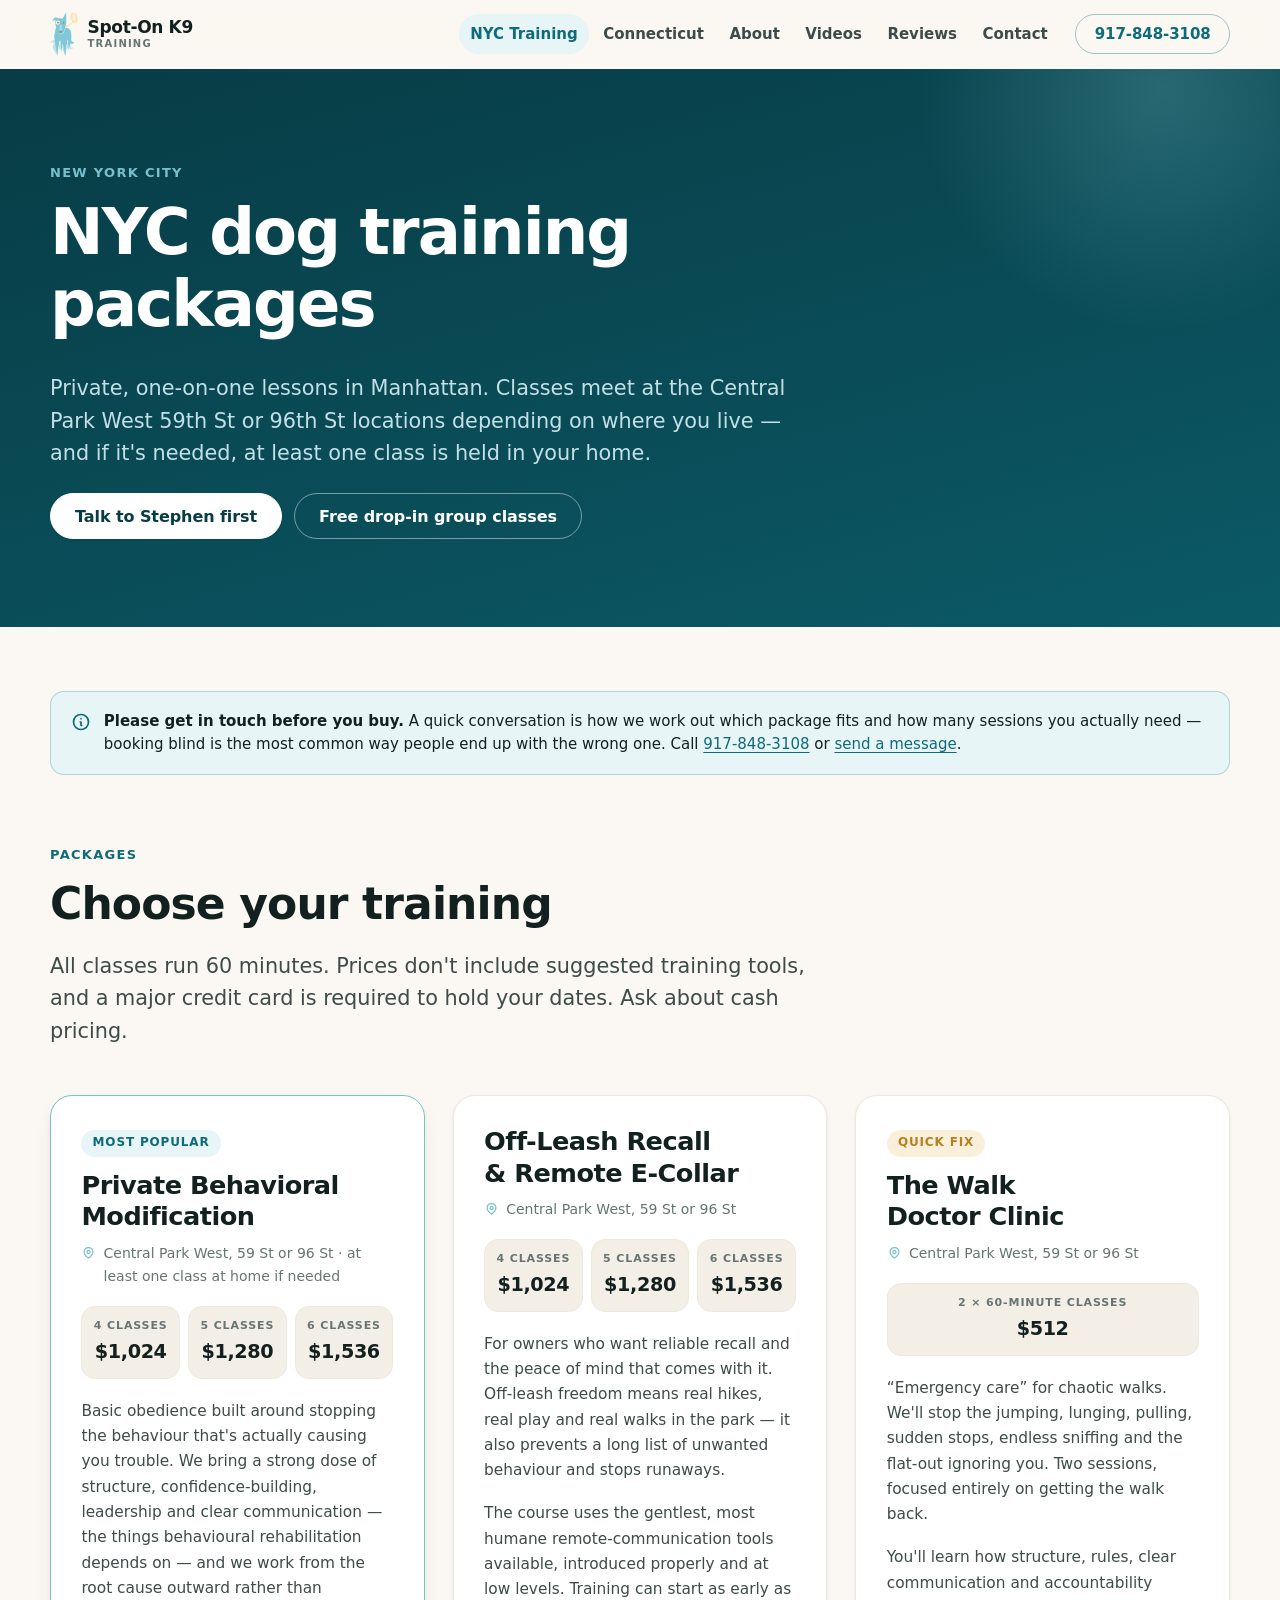
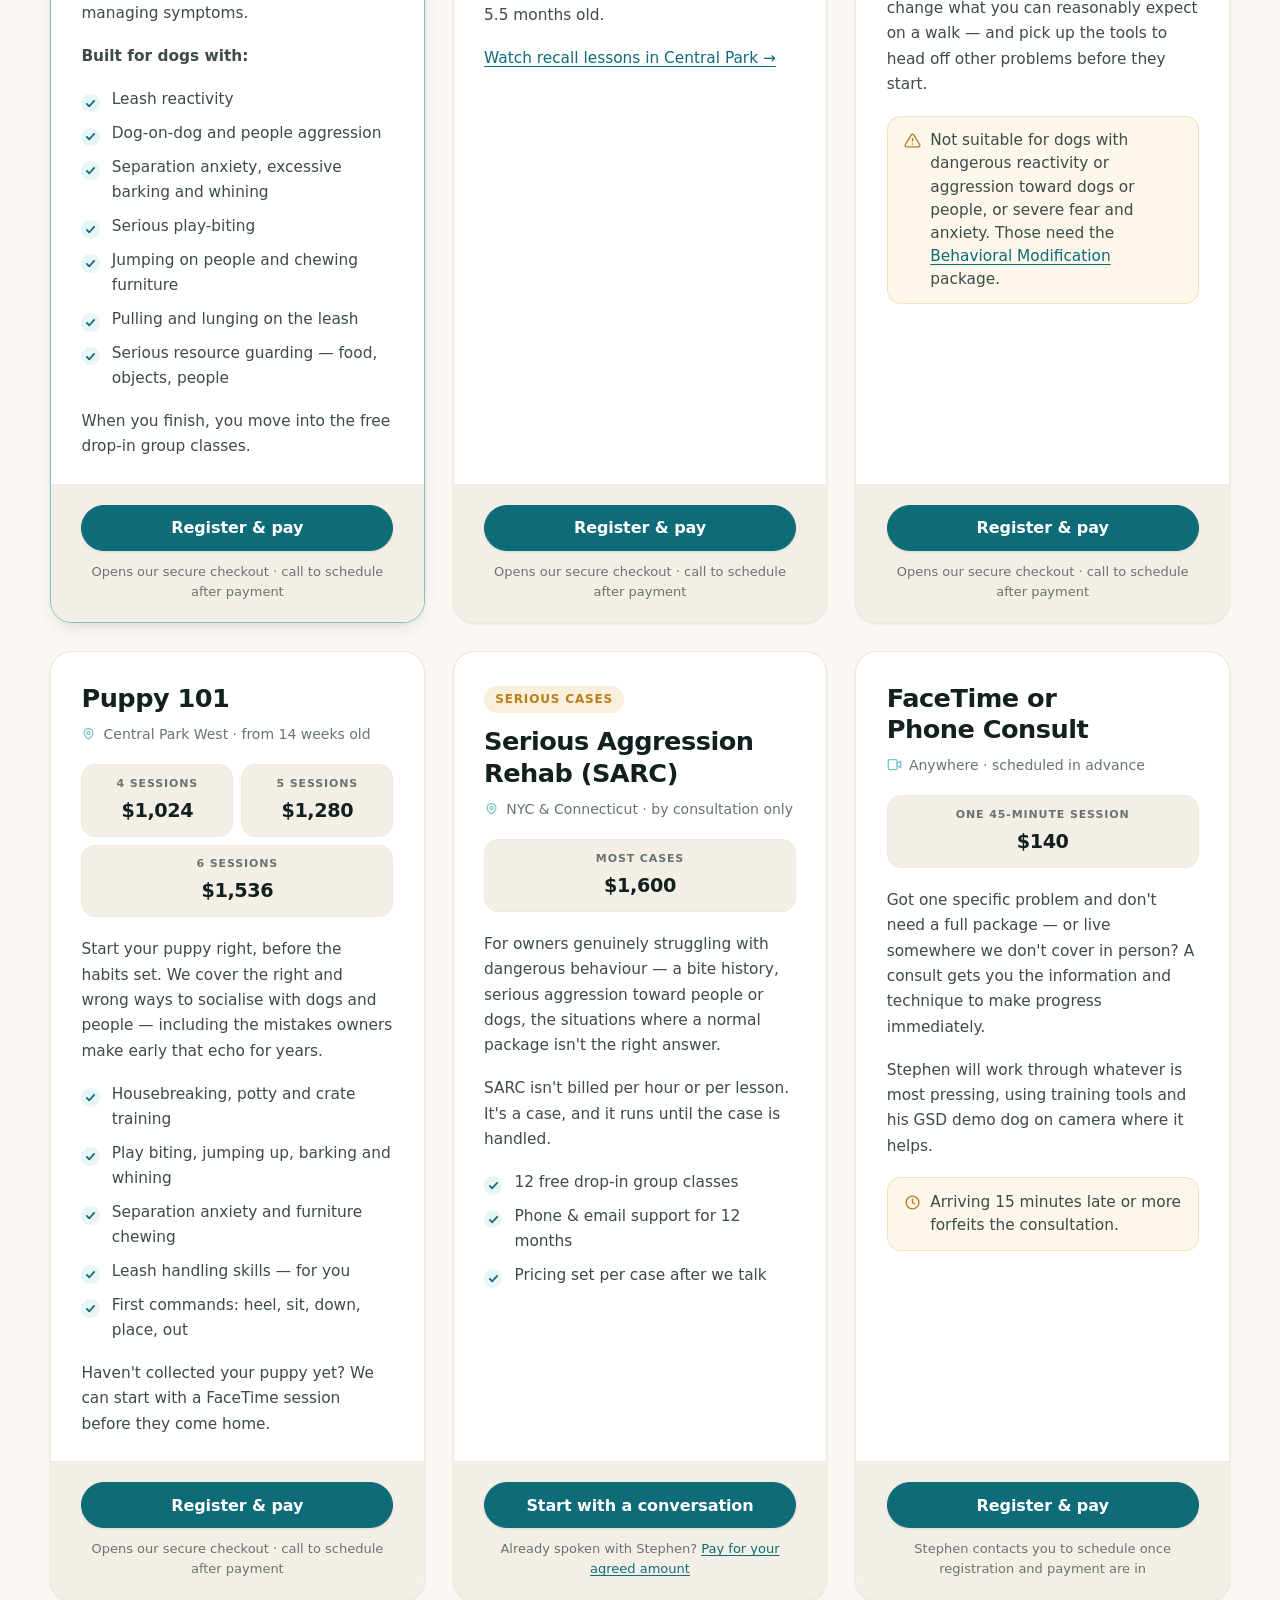
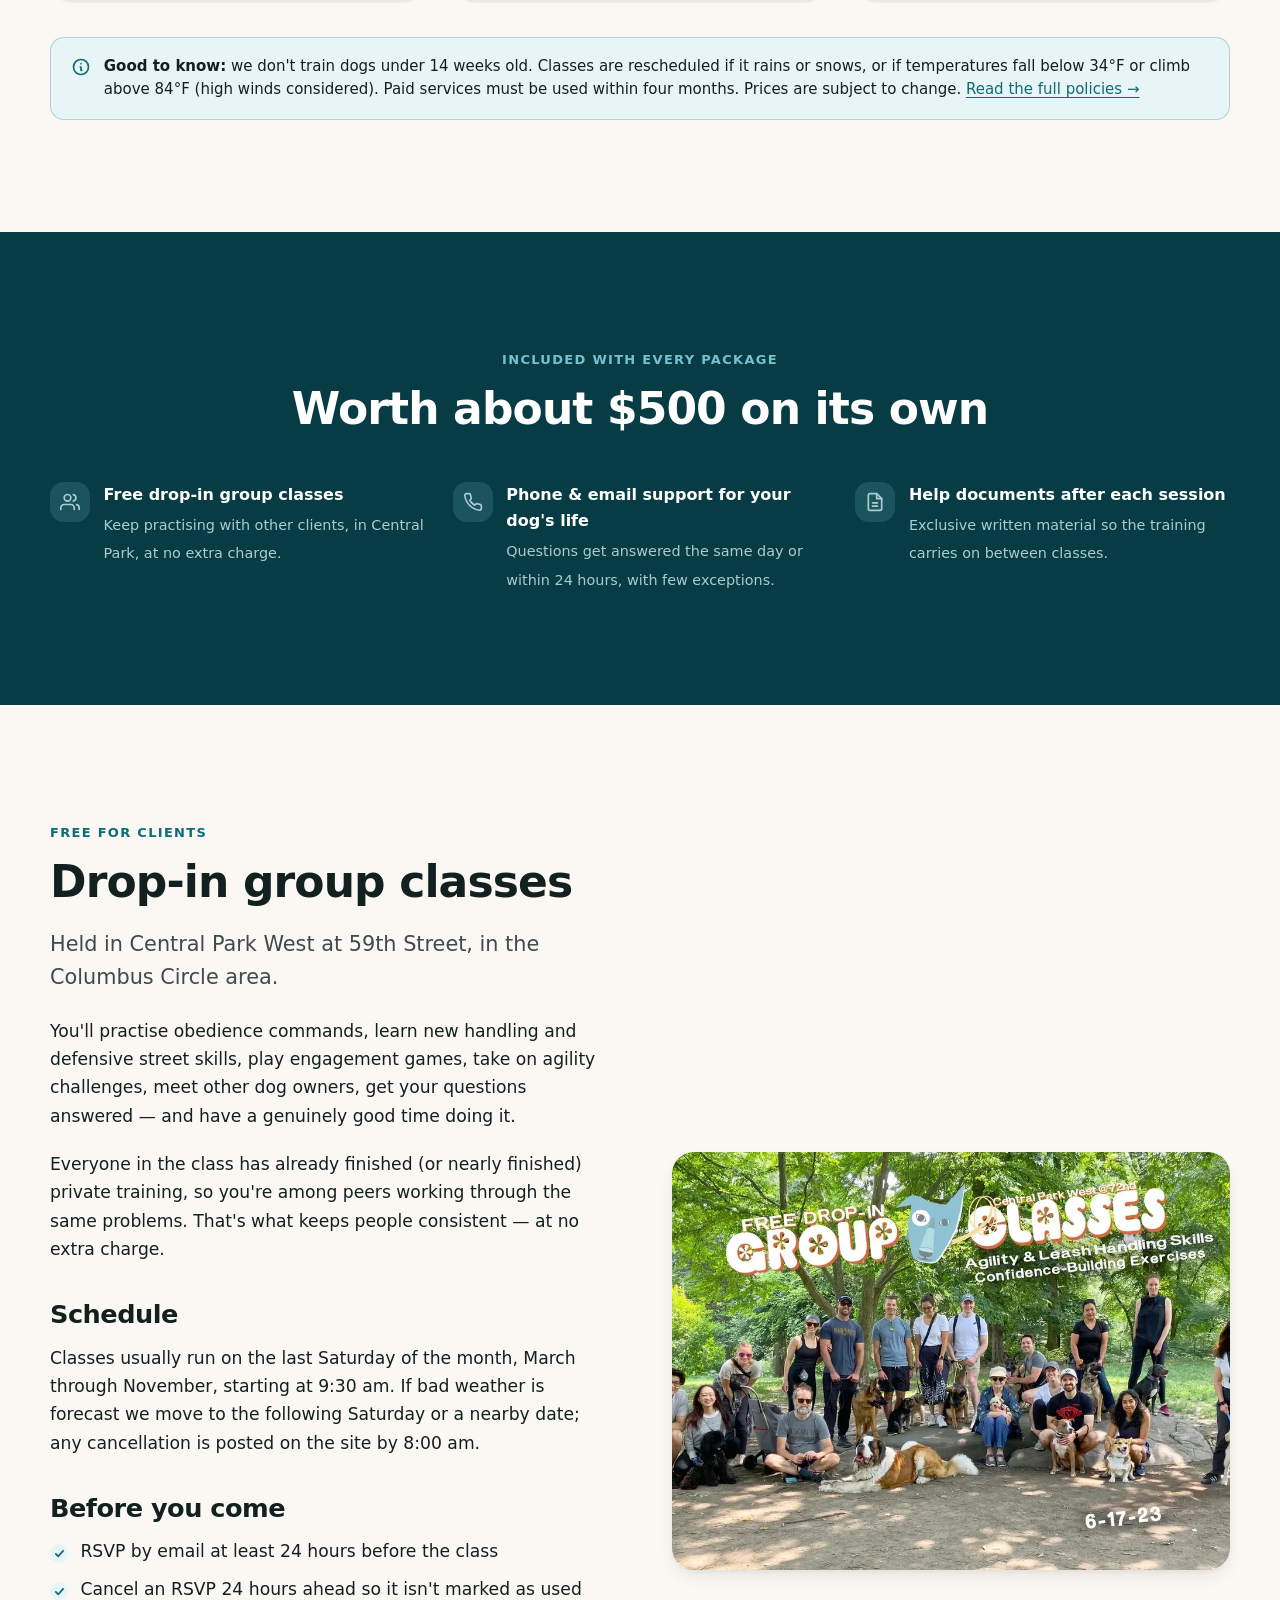
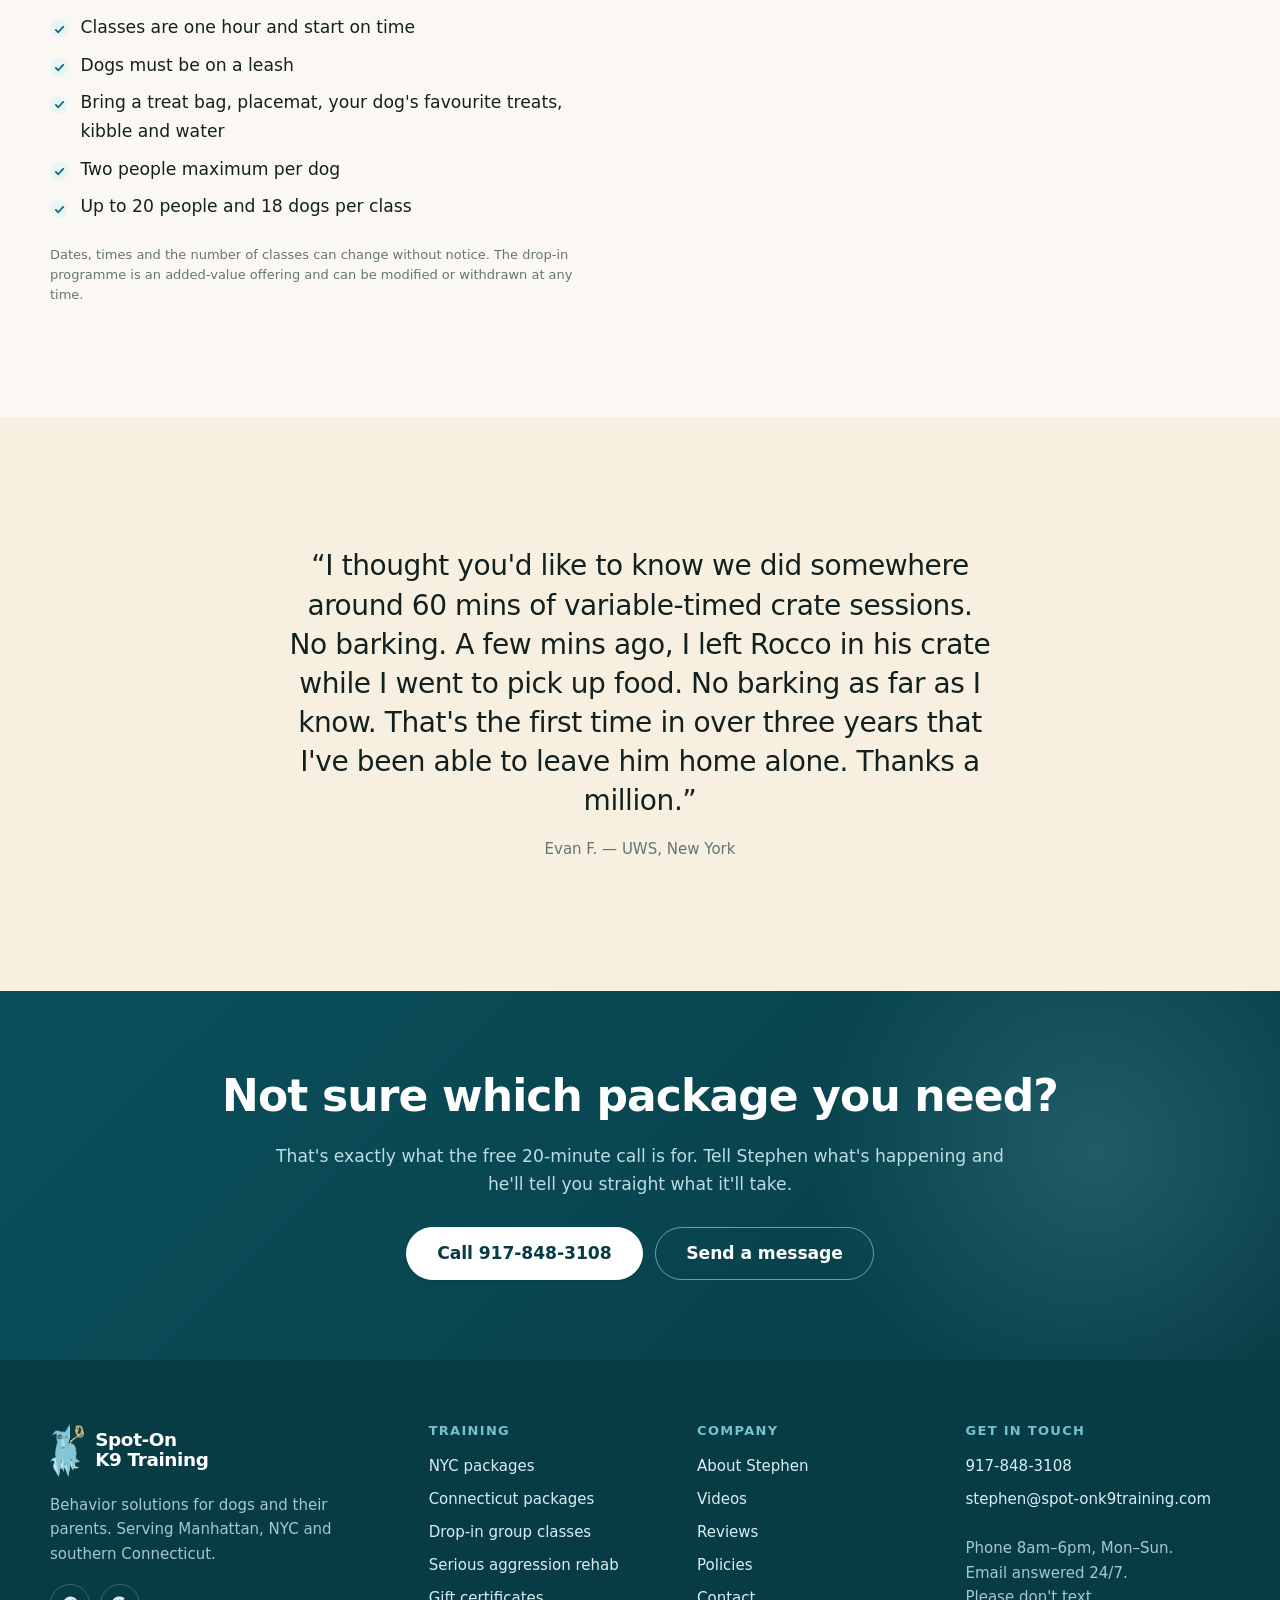
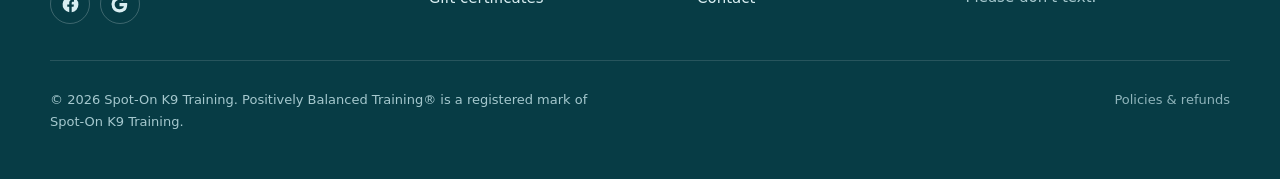
<file: nyc.html>
<!DOCTYPE html>
<html lang="en">
<head>
<meta charset="utf-8">
<meta name="viewport" content="width=device-width, initial-scale=1">
<title>NYC Dog Training Packages &amp; Prices | Spot-On K9 Training</title>
<meta name="description" content="Private dog training in Manhattan — behavioral modification, off-leash e-collar recall, the Walk Doctor clinic, Puppy 101 and serious aggression rehab. Classes meet at Central Park West 59th &amp; 96th St. Prices from $140.">
<link rel="canonical" href="https://spot-onk9training.com/nyc.html">

<meta property="og:type" content="website">
<meta property="og:site_name" content="Spot-On K9 Training">
<meta property="og:title" content="NYC Dog Training Packages &amp; Prices | Spot-On K9 Training">
<meta property="og:description" content="Private dog training in Manhattan — reactivity, aggression, off-leash recall and puppy work. Classes meet at Central Park West.">
<meta property="og:url" content="https://spot-onk9training.com/nyc.html">
<meta property="og:image" content="https://spot-onk9training.com/assets/photos/group-class.jpg">
<meta name="twitter:card" content="summary_large_image">

<link rel="icon" href="favicon.svg" type="image/svg+xml">
<link rel="apple-touch-icon" href="assets/logo/logo.png">
<link rel="stylesheet" href="css/styles.css">

<script type="application/ld+json">
{
  "@context": "https://schema.org",
  "@type": "Service",
  "serviceType": "Dog training",
  "name": "NYC Dog Training — Spot-On K9 Training",
  "areaServed": { "@type": "AdministrativeArea", "name": "Manhattan, New York, NY" },
  "provider": { "@type": "LocalBusiness", "@id": "https://spot-onk9training.com/#business", "name": "Spot-On K9 Training", "telephone": "+1-917-848-3108" },
  "hasOfferCatalog": {
    "@type": "OfferCatalog",
    "name": "NYC training packages",
    "itemListElement": [
      { "@type": "Offer", "name": "Private Behavioral Modification Training (4 classes)", "priceCurrency": "USD", "price": "1024" },
      { "@type": "Offer", "name": "Off-Leash Recall, Remote E-Collar Training (4 classes)", "priceCurrency": "USD", "price": "1024" },
      { "@type": "Offer", "name": "The Walk Doctor Clinic (2 classes)", "priceCurrency": "USD", "price": "512" },
      { "@type": "Offer", "name": "Puppy 101 (4 sessions)", "priceCurrency": "USD", "price": "1024" },
      { "@type": "Offer", "name": "Serious Aggression Rehab", "priceCurrency": "USD", "price": "1600" },
      { "@type": "Offer", "name": "FaceTime or Phone Consult", "priceCurrency": "USD", "price": "140" }
    ]
  }
}
</script>
</head>
<body>
<a class="skip-link" href="#main">Skip to content</a>

<header class="site-header">
  <div class="container site-header__inner">
    <a class="brand" href="index.html">
      <img src="assets/logo/mark.png" alt="" width="28" height="44">
      <span class="brand__name">Spot-On K9<span>Training</span></span>
    </a>
    <nav class="nav" id="primary-nav" aria-label="Main">
      <a href="nyc.html" aria-current="page">NYC Training</a>
      <a href="connecticut.html">Connecticut</a>
      <a href="about.html">About</a>
      <a href="videos.html">Videos</a>
      <a href="testimonials.html">Reviews</a>
      <a href="contact.html">Contact</a>
    </nav>
    <div class="header-cta">
      <a class="btn btn--outline btn--phone" href="tel:+19178483108">917-848-3108</a>
      <button class="nav-toggle" type="button" aria-expanded="false" aria-controls="primary-nav" aria-label="Open menu">
        <svg class="icon-open" viewBox="0 0 24 24" fill="none" stroke="currentColor" stroke-width="2" stroke-linecap="round" aria-hidden="true"><path d="M3 6h18M3 12h18M3 18h18"/></svg>
        <svg class="icon-close" viewBox="0 0 24 24" fill="none" stroke="currentColor" stroke-width="2" stroke-linecap="round" aria-hidden="true"><path d="M6 6l12 12M18 6L6 18"/></svg>
      </button>
    </div>
  </div>
</header>

<main id="main">

  <section class="page-hero">
    <div class="container">
      <div class="page-hero__inner">
        <p class="eyebrow">New York City</p>
        <h1>NYC dog training packages</h1>
        <p class="lede">Private, one-on-one lessons in Manhattan. Classes meet at the Central Park West 59th St or 96th St locations depending on where you live — and if it's needed, at least one class is held in your home.</p>
        <div class="btn-row mt-2">
          <a class="btn btn--light" href="contact.html">Talk to Stephen first</a>
          <a class="btn btn--on-dark-outline" href="#group-classes">Free drop-in group classes</a>
        </div>
      </div>
    </div>
  </section>

  <!-- Before you buy -->
  <section class="section section--tight">
    <div class="container">
      <div class="notice reveal">
        <svg viewBox="0 0 24 24" fill="none" stroke="currentColor" stroke-width="2" stroke-linecap="round" stroke-linejoin="round" aria-hidden="true"><circle cx="12" cy="12" r="9"/><path d="M12 8h.01M11 12h1v4h1"/></svg>
        <p><strong>Please get in touch before you buy.</strong> A quick conversation is how we work out which package fits and how many sessions you actually need — booking blind is the most common way people end up with the wrong one. Call <a href="tel:+19178483108">917-848-3108</a> or <a href="contact.html">send a message</a>.</p>
      </div>
    </div>
  </section>

  <!-- Packages -->
  <section class="section" style="padding-top:0">
    <div class="container">
      <div class="section-head reveal">
        <p class="eyebrow">Packages</p>
        <h2>Choose your training</h2>
        <p class="lede">All classes run 60 minutes. Prices don't include suggested training tools, and a major credit card is required to hold your dates. Ask about cash pricing.</p>
      </div>

      <div class="grid grid-2">

        <!-- 1 · Behavioral Modification -->
        <article class="pkg pkg--feature reveal" id="behavior-mod">
          <div class="pkg__head">
            <span class="pkg__tag">Most popular</span>
            <h3>Private Behavioral Modification</h3>
            <p class="pkg__where">
              <svg viewBox="0 0 24 24" fill="none" stroke="currentColor" stroke-width="2" stroke-linecap="round" stroke-linejoin="round" aria-hidden="true"><path d="M12 21s-7-5.6-7-10a7 7 0 1114 0c0 4.4-7 10-7 10z"/><circle cx="12" cy="11" r="2.5"/></svg>
              Central Park West, 59 St or 96 St · at least one class at home if needed
            </p>
            <div class="pkg__prices">
              <span class="price-chip"><span class="price-chip__n">4 classes</span><span class="price-chip__v">$1,024</span></span>
              <span class="price-chip"><span class="price-chip__n">5 classes</span><span class="price-chip__v">$1,280</span></span>
              <span class="price-chip"><span class="price-chip__n">6 classes</span><span class="price-chip__v">$1,536</span></span>
            </div>
          </div>
          <div class="pkg__body">
            <p>Basic obedience built around stopping the behaviour that's actually causing you trouble. We bring a strong dose of structure, confidence-building, leadership and clear communication — the things behavioural rehabilitation depends on — and we work from the root cause outward rather than managing symptoms.</p>
            <p><strong>Built for dogs with:</strong></p>
            <ul class="ticks">
              <li>Leash reactivity</li>
              <li>Dog-on-dog and people aggression</li>
              <li>Separation anxiety, excessive barking and whining</li>
              <li>Serious play-biting</li>
              <li>Jumping on people and chewing furniture</li>
              <li>Pulling and lunging on the leash</li>
              <li>Serious resource guarding — food, objects, people</li>
            </ul>
            <p class="small">When you finish, you move into the free drop-in group classes.</p>
          </div>
          <div class="pkg__foot">
            <a class="btn" href="https://spot-onk9training.com/pay-for-services/otn08log4eb4im5d3ml8c1bmpg8z9z-g4xm8" target="_blank" rel="noopener">Register &amp; pay</a>
            <p class="fine">Opens our secure checkout · call to schedule after payment</p>
          </div>
        </article>

        <!-- 2 · Off-leash recall -->
        <article class="pkg reveal" id="recall">
          <div class="pkg__head">
            <h3>Off-Leash Recall &amp; Remote E-Collar</h3>
            <p class="pkg__where">
              <svg viewBox="0 0 24 24" fill="none" stroke="currentColor" stroke-width="2" stroke-linecap="round" stroke-linejoin="round" aria-hidden="true"><path d="M12 21s-7-5.6-7-10a7 7 0 1114 0c0 4.4-7 10-7 10z"/><circle cx="12" cy="11" r="2.5"/></svg>
              Central Park West, 59 St or 96 St
            </p>
            <div class="pkg__prices">
              <span class="price-chip"><span class="price-chip__n">4 classes</span><span class="price-chip__v">$1,024</span></span>
              <span class="price-chip"><span class="price-chip__n">5 classes</span><span class="price-chip__v">$1,280</span></span>
              <span class="price-chip"><span class="price-chip__n">6 classes</span><span class="price-chip__v">$1,536</span></span>
            </div>
          </div>
          <div class="pkg__body">
            <p>For owners who want reliable recall and the peace of mind that comes with it. Off-leash freedom means real hikes, real play and real walks in the park — it also prevents a long list of unwanted behaviour and stops runaways.</p>
            <p>The course uses the gentlest, most humane remote-communication tools available, introduced properly and at low levels. Training can start as early as 5.5 months old.</p>
            <p class="small"><a href="videos.html?cat=recall">Watch recall lessons in Central Park →</a></p>
          </div>
          <div class="pkg__foot">
            <a class="btn" href="https://spot-onk9training.com/pay-for-services/4-1-hr-lessons-off-leash-recall-remote-e-collar-training" target="_blank" rel="noopener">Register &amp; pay</a>
            <p class="fine">Opens our secure checkout · call to schedule after payment</p>
          </div>
        </article>

        <!-- 3 · Walk Doctor -->
        <article class="pkg reveal" id="walk-doctor">
          <div class="pkg__head">
            <span class="pkg__tag pkg__tag--gold">Quick fix</span>
            <h3>The Walk Doctor Clinic</h3>
            <p class="pkg__where">
              <svg viewBox="0 0 24 24" fill="none" stroke="currentColor" stroke-width="2" stroke-linecap="round" stroke-linejoin="round" aria-hidden="true"><path d="M12 21s-7-5.6-7-10a7 7 0 1114 0c0 4.4-7 10-7 10z"/><circle cx="12" cy="11" r="2.5"/></svg>
              Central Park West, 59 St or 96 St
            </p>
            <div class="pkg__prices">
              <span class="price-chip price-chip--single"><span class="price-chip__n">2 × 60-minute classes</span><span class="price-chip__v">$512</span></span>
            </div>
          </div>
          <div class="pkg__body">
            <p>“Emergency care” for chaotic walks. We'll stop the jumping, lunging, pulling, sudden stops, endless sniffing and the flat-out ignoring you. Two sessions, focused entirely on getting the walk back.</p>
            <p>You'll learn how structure, rules, clear communication and accountability change what you can reasonably expect on a walk — and pick up the tools to head off other problems before they start.</p>
            <div class="pkg__note">
              <svg viewBox="0 0 24 24" fill="none" stroke="currentColor" stroke-width="2" stroke-linecap="round" stroke-linejoin="round" aria-hidden="true"><path d="M12 9v4M12 17h.01M10.3 3.9L1.8 18a2 2 0 001.7 3h17a2 2 0 001.7-3L13.7 3.9a2 2 0 00-3.4 0z"/></svg>
              <p>Not suitable for dogs with dangerous reactivity or aggression toward dogs or people, or severe fear and anxiety. Those need the <a href="#behavior-mod">Behavioral Modification</a> package.</p>
            </div>
          </div>
          <div class="pkg__foot">
            <a class="btn" href="https://spot-onk9training.com/pay-for-services/the-walk-doctor-clinic" target="_blank" rel="noopener">Register &amp; pay</a>
            <p class="fine">Opens our secure checkout · call to schedule after payment</p>
          </div>
        </article>

        <!-- 4 · Puppy 101 -->
        <article class="pkg reveal" id="puppy">
          <div class="pkg__head">
            <h3>Puppy 101</h3>
            <p class="pkg__where">
              <svg viewBox="0 0 24 24" fill="none" stroke="currentColor" stroke-width="2" stroke-linecap="round" stroke-linejoin="round" aria-hidden="true"><path d="M12 21s-7-5.6-7-10a7 7 0 1114 0c0 4.4-7 10-7 10z"/><circle cx="12" cy="11" r="2.5"/></svg>
              Central Park West · from 14 weeks old
            </p>
            <div class="pkg__prices">
              <span class="price-chip"><span class="price-chip__n">4 sessions</span><span class="price-chip__v">$1,024</span></span>
              <span class="price-chip"><span class="price-chip__n">5 sessions</span><span class="price-chip__v">$1,280</span></span>
              <span class="price-chip"><span class="price-chip__n">6 sessions</span><span class="price-chip__v">$1,536</span></span>
            </div>
          </div>
          <div class="pkg__body">
            <p>Start your puppy right, before the habits set. We cover the right and wrong ways to socialise with dogs and people — including the mistakes owners make early that echo for years.</p>
            <ul class="ticks">
              <li>Housebreaking, potty and crate training</li>
              <li>Play biting, jumping up, barking and whining</li>
              <li>Separation anxiety and furniture chewing</li>
              <li>Leash handling skills — for you</li>
              <li>First commands: heel, sit, down, place, out</li>
            </ul>
            <p class="small">Haven't collected your puppy yet? We can start with a FaceTime session before they come home.</p>
          </div>
          <div class="pkg__foot">
            <a class="btn" href="https://spot-onk9training.com/pay-for-services/1-hr-session-60-puppy-101" target="_blank" rel="noopener">Register &amp; pay</a>
            <p class="fine">Opens our secure checkout · call to schedule after payment</p>
          </div>
        </article>

        <!-- 5 · SARC -->
        <article class="pkg reveal" id="sarc">
          <div class="pkg__head">
            <span class="pkg__tag pkg__tag--gold">Serious cases</span>
            <h3>Serious Aggression Rehab (SARC)</h3>
            <p class="pkg__where">
              <svg viewBox="0 0 24 24" fill="none" stroke="currentColor" stroke-width="2" stroke-linecap="round" stroke-linejoin="round" aria-hidden="true"><path d="M12 21s-7-5.6-7-10a7 7 0 1114 0c0 4.4-7 10-7 10z"/><circle cx="12" cy="11" r="2.5"/></svg>
              NYC &amp; Connecticut · by consultation only
            </p>
            <div class="pkg__prices">
              <span class="price-chip price-chip--single"><span class="price-chip__n">Most cases</span><span class="price-chip__v">$1,600</span></span>
            </div>
          </div>
          <div class="pkg__body">
            <p>For owners genuinely struggling with dangerous behaviour — a bite history, serious aggression toward people or dogs, the situations where a normal package isn't the right answer.</p>
            <p>SARC isn't billed per hour or per lesson. It's a case, and it runs until the case is handled.</p>
            <ul class="ticks">
              <li>12 free drop-in group classes</li>
              <li>Phone &amp; email support for 12 months</li>
              <li>Pricing set per case after we talk</li>
            </ul>
          </div>
          <div class="pkg__foot">
            <a class="btn" href="contact.html">Start with a conversation</a>
            <p class="fine">Already spoken with Stephen? <a href="https://spot-onk9training.com/pay-for-services/specialaggression-rehab-classes" target="_blank" rel="noopener">Pay for your agreed amount</a></p>
          </div>
        </article>

        <!-- 6 · Consult -->
        <article class="pkg reveal" id="consult">
          <div class="pkg__head">
            <h3>FaceTime or Phone Consult</h3>
            <p class="pkg__where">
              <svg viewBox="0 0 24 24" fill="none" stroke="currentColor" stroke-width="2" stroke-linecap="round" stroke-linejoin="round" aria-hidden="true"><rect x="2" y="4" width="14" height="16" rx="2"/><path d="M16 10l6-3v10l-6-3"/></svg>
              Anywhere · scheduled in advance
            </p>
            <div class="pkg__prices">
              <span class="price-chip price-chip--single"><span class="price-chip__n">One 45-minute session</span><span class="price-chip__v">$140</span></span>
            </div>
          </div>
          <div class="pkg__body">
            <p>Got one specific problem and don't need a full package — or live somewhere we don't cover in person? A consult gets you the information and technique to make progress immediately.</p>
            <p>Stephen will work through whatever is most pressing, using training tools and his GSD demo dog on camera where it helps.</p>
            <div class="pkg__note">
              <svg viewBox="0 0 24 24" fill="none" stroke="currentColor" stroke-width="2" stroke-linecap="round" stroke-linejoin="round" aria-hidden="true"><circle cx="12" cy="12" r="9"/><path d="M12 7v5l3 2"/></svg>
              <p>Arriving 15 minutes late or more forfeits the consultation.</p>
            </div>
          </div>
          <div class="pkg__foot">
            <a class="btn" href="https://spot-onk9training.com/pay-for-services/phone-or-facettime-consultations-30-or-50-min" target="_blank" rel="noopener">Register &amp; pay</a>
            <p class="fine">Stephen contacts you to schedule once registration and payment are in</p>
          </div>
        </article>

      </div>

      <div class="notice mt-3 reveal">
        <svg viewBox="0 0 24 24" fill="none" stroke="currentColor" stroke-width="2" stroke-linecap="round" stroke-linejoin="round" aria-hidden="true"><circle cx="12" cy="12" r="9"/><path d="M12 8h.01M11 12h1v4h1"/></svg>
        <div>
          <p class="mb-0"><strong>Good to know:</strong> we don't train dogs under 14 weeks old. Classes are rescheduled if it rains or snows, or if temperatures fall below 34°F or climb above 84°F (high winds considered). Paid services must be used within four months. Prices are subject to change. <a href="policies.html">Read the full policies →</a></p>
        </div>
      </div>
    </div>
  </section>

  <!-- Included -->
  <section class="section section--ink">
    <div class="container">
      <div class="section-head section-head--center reveal">
        <p class="eyebrow">Included with every package</p>
        <h2>Worth about $500 on its own</h2>
      </div>
      <ul class="includes reveal">
        <li>
          <span class="includes__icon"><svg viewBox="0 0 24 24" fill="none" stroke="currentColor" stroke-width="2" stroke-linecap="round" stroke-linejoin="round" aria-hidden="true"><path d="M17 21v-2a4 4 0 00-4-4H5a4 4 0 00-4 4v2"/><circle cx="9" cy="7" r="4"/><path d="M23 21v-2a4 4 0 00-3-3.9M16 3.1a4 4 0 010 7.8"/></svg></span>
          <div><b>Free drop-in group classes</b><span>Keep practising with other clients, in Central Park, at no extra charge.</span></div>
        </li>
        <li>
          <span class="includes__icon"><svg viewBox="0 0 24 24" fill="none" stroke="currentColor" stroke-width="2" stroke-linecap="round" stroke-linejoin="round" aria-hidden="true"><path d="M22 16.9v3a2 2 0 01-2.2 2 19.8 19.8 0 01-8.6-3.1 19.5 19.5 0 01-6-6A19.8 19.8 0 012.1 4.2 2 2 0 014.1 2h3a2 2 0 012 1.7c.1 1 .4 1.9.7 2.8a2 2 0 01-.5 2.1L8.1 9.9a16 16 0 006 6l1.3-1.3a2 2 0 012.1-.4c.9.3 1.8.6 2.8.7a2 2 0 011.7 2z"/></svg></span>
          <div><b>Phone &amp; email support for your dog's life</b><span>Questions get answered the same day or within 24 hours, with few exceptions.</span></div>
        </li>
        <li>
          <span class="includes__icon"><svg viewBox="0 0 24 24" fill="none" stroke="currentColor" stroke-width="2" stroke-linecap="round" stroke-linejoin="round" aria-hidden="true"><path d="M14 2H6a2 2 0 00-2 2v16a2 2 0 002 2h12a2 2 0 002-2V8z"/><path d="M14 2v6h6M9 13h6M9 17h6"/></svg></span>
          <div><b>Help documents after each session</b><span>Exclusive written material so the training carries on between classes.</span></div>
        </li>
      </ul>
    </div>
  </section>

  <!-- Group classes -->
  <section class="section" id="group-classes">
    <div class="container">
      <div class="split reveal">
        <div>
          <p class="eyebrow">Free for clients</p>
          <h2>Drop-in group classes</h2>
          <p class="lede">Held in Central Park West at 59th Street, in the Columbus Circle area.</p>
          <p>You'll practise obedience commands, learn new handling and defensive street skills, play engagement games, take on agility challenges, meet other dog owners, get your questions answered — and have a genuinely good time doing it.</p>
          <p>Everyone in the class has already finished (or nearly finished) private training, so you're among peers working through the same problems. That's what keeps people consistent — at no extra charge.</p>

          <h3 class="mt-3">Schedule</h3>
          <p>Classes usually run on the last Saturday of the month, March through November, starting at 9:30 am. If bad weather is forecast we move to the following Saturday or a nearby date; any cancellation is posted on the site by 8:00 am.</p>

          <h3 class="mt-3">Before you come</h3>
          <ul class="ticks">
            <li>RSVP by email at least 24 hours before the class</li>
            <li>Cancel an RSVP 24 hours ahead so it isn't marked as used</li>
            <li>Classes are one hour and start on time</li>
            <li>Dogs must be on a leash</li>
            <li>Bring a treat bag, placemat, your dog's favourite treats, kibble and water</li>
            <li>Two people maximum per dog</li>
            <li>Up to 20 people and 18 dogs per class</li>
          </ul>
          <p class="fine mt-2">Dates, times and the number of classes can change without notice. The drop-in programme is an added-value offering and can be modified or withdrawn at any time.</p>
        </div>
        <div class="split__media">
          <picture>
            <source srcset="assets/photos/group-class.webp" type="image/webp">
            <img src="assets/photos/group-class.jpg" alt="A drop-in group class of about twenty owners and their dogs gathered in Central Park" width="1400" height="834" loading="lazy">
          </picture>
        </div>
      </div>
    </div>
  </section>

  <!-- Quote -->
  <section class="section section--sand">
    <div class="container">
      <blockquote class="pull-quote reveal">
        <p>“I thought you'd like to know we did somewhere around 60 mins of variable-timed crate sessions. No barking. A few mins ago, I left Rocco in his crate while I went to pick up food. No barking as far as I know. That's the first time in over three years that I've been able to leave him home alone. Thanks a million.”</p>
        <footer>Evan F. — UWS, New York</footer>
      </blockquote>
    </div>
  </section>

  <section class="cta-band">
    <div class="container">
      <h2>Not sure which package you need?</h2>
      <p>That's exactly what the free 20-minute call is for. Tell Stephen what's happening and he'll tell you straight what it'll take.</p>
      <div class="btn-row">
        <a class="btn btn--light btn--lg" href="tel:+19178483108">Call 917-848-3108</a>
        <a class="btn btn--on-dark-outline btn--lg" href="contact.html">Send a message</a>
      </div>
    </div>
  </section>

</main>

<footer class="site-footer">
  <div class="container">
    <div class="footer-grid">
      <div>
        <div class="footer-brand">
          <img src="assets/logo/mark.png" alt="" width="34" height="53">
          <span>Spot-On<br>K9 Training</span>
        </div>
        <p>Behavior solutions for dogs and their parents. Serving Manhattan, NYC and southern Connecticut.</p>
        <div class="social">
          <a href="https://www.facebook.com/profile.php?id=61555041929896" target="_blank" rel="noopener" aria-label="Spot-On K9 Training on Facebook">
            <svg viewBox="0 0 24 24" fill="currentColor" aria-hidden="true"><path d="M22 12a10 10 0 10-11.6 9.9v-7H7.9V12h2.5V9.8c0-2.5 1.5-3.9 3.8-3.9 1.1 0 2.2.2 2.2.2v2.5h-1.3c-1.2 0-1.6.8-1.6 1.6V12h2.8l-.4 2.9h-2.4v7A10 10 0 0022 12z"/></svg>
          </a>
          <a href="https://g.page/r/CS6PWmgxkVM4EAE/review" target="_blank" rel="noopener" aria-label="Spot-On K9 Training on Google">
            <svg viewBox="0 0 24 24" fill="currentColor" aria-hidden="true"><path d="M21.8 12.2c0-.7-.1-1.4-.2-2H12v3.9h5.5a4.7 4.7 0 01-2 3.1v2.6h3.2c1.9-1.7 3-4.3 3-7.6z"/><path d="M12 22c2.7 0 5-.9 6.7-2.4l-3.2-2.6c-.9.6-2.1 1-3.5 1-2.7 0-5-1.8-5.8-4.2H2.9v2.7A10 10 0 0012 22z"/><path d="M6.2 13.8a6 6 0 010-3.8V7.3H2.9a10 10 0 000 9l3.3-2.5z"/><path d="M12 5.9c1.5 0 2.8.5 3.8 1.5l2.9-2.9A10 10 0 002.9 7.3l3.3 2.6C7 7.7 9.3 5.9 12 5.9z"/></svg>
          </a>
        </div>
      </div>
      <div>
        <h2>Training</h2>
        <ul>
          <li><a href="nyc.html">NYC packages</a></li>
          <li><a href="connecticut.html">Connecticut packages</a></li>
          <li><a href="nyc.html#group-classes">Drop-in group classes</a></li>
          <li><a href="nyc.html#sarc">Serious aggression rehab</a></li>
          <li><a href="contact.html#gift">Gift certificates</a></li>
        </ul>
      </div>
      <div>
        <h2>Company</h2>
        <ul>
          <li><a href="about.html">About Stephen</a></li>
          <li><a href="videos.html">Videos</a></li>
          <li><a href="testimonials.html">Reviews</a></li>
          <li><a href="policies.html">Policies</a></li>
          <li><a href="contact.html">Contact</a></li>
        </ul>
      </div>
      <div>
        <h2>Get in touch</h2>
        <ul>
          <li><a href="tel:+19178483108">917-848-3108</a></li>
          <li><a href="mailto:stephen@spot-onk9training.com">stephen@spot-onk9training.com</a></li>
        </ul>
        <p class="mt-2">Phone 8am–6pm, Mon–Sun.<br>Email answered 24/7.<br>Please don't text.</p>
      </div>
    </div>
    <div class="footer-bottom">
      <p>© <span data-year>2026</span> Spot-On K9 Training. Positively Balanced Training® is a registered mark of Spot-On K9 Training.</p>
      <p><a href="policies.html">Policies &amp; refunds</a></p>
    </div>
  </div>
</footer>

<div class="mobile-cta">
  <a class="btn" href="tel:+19178483108">Call now</a>
  <a class="btn btn--ghost" href="contact.html">Message</a>
</div>

<script src="js/main.js" defer></script>
</body>
</html>
</file>
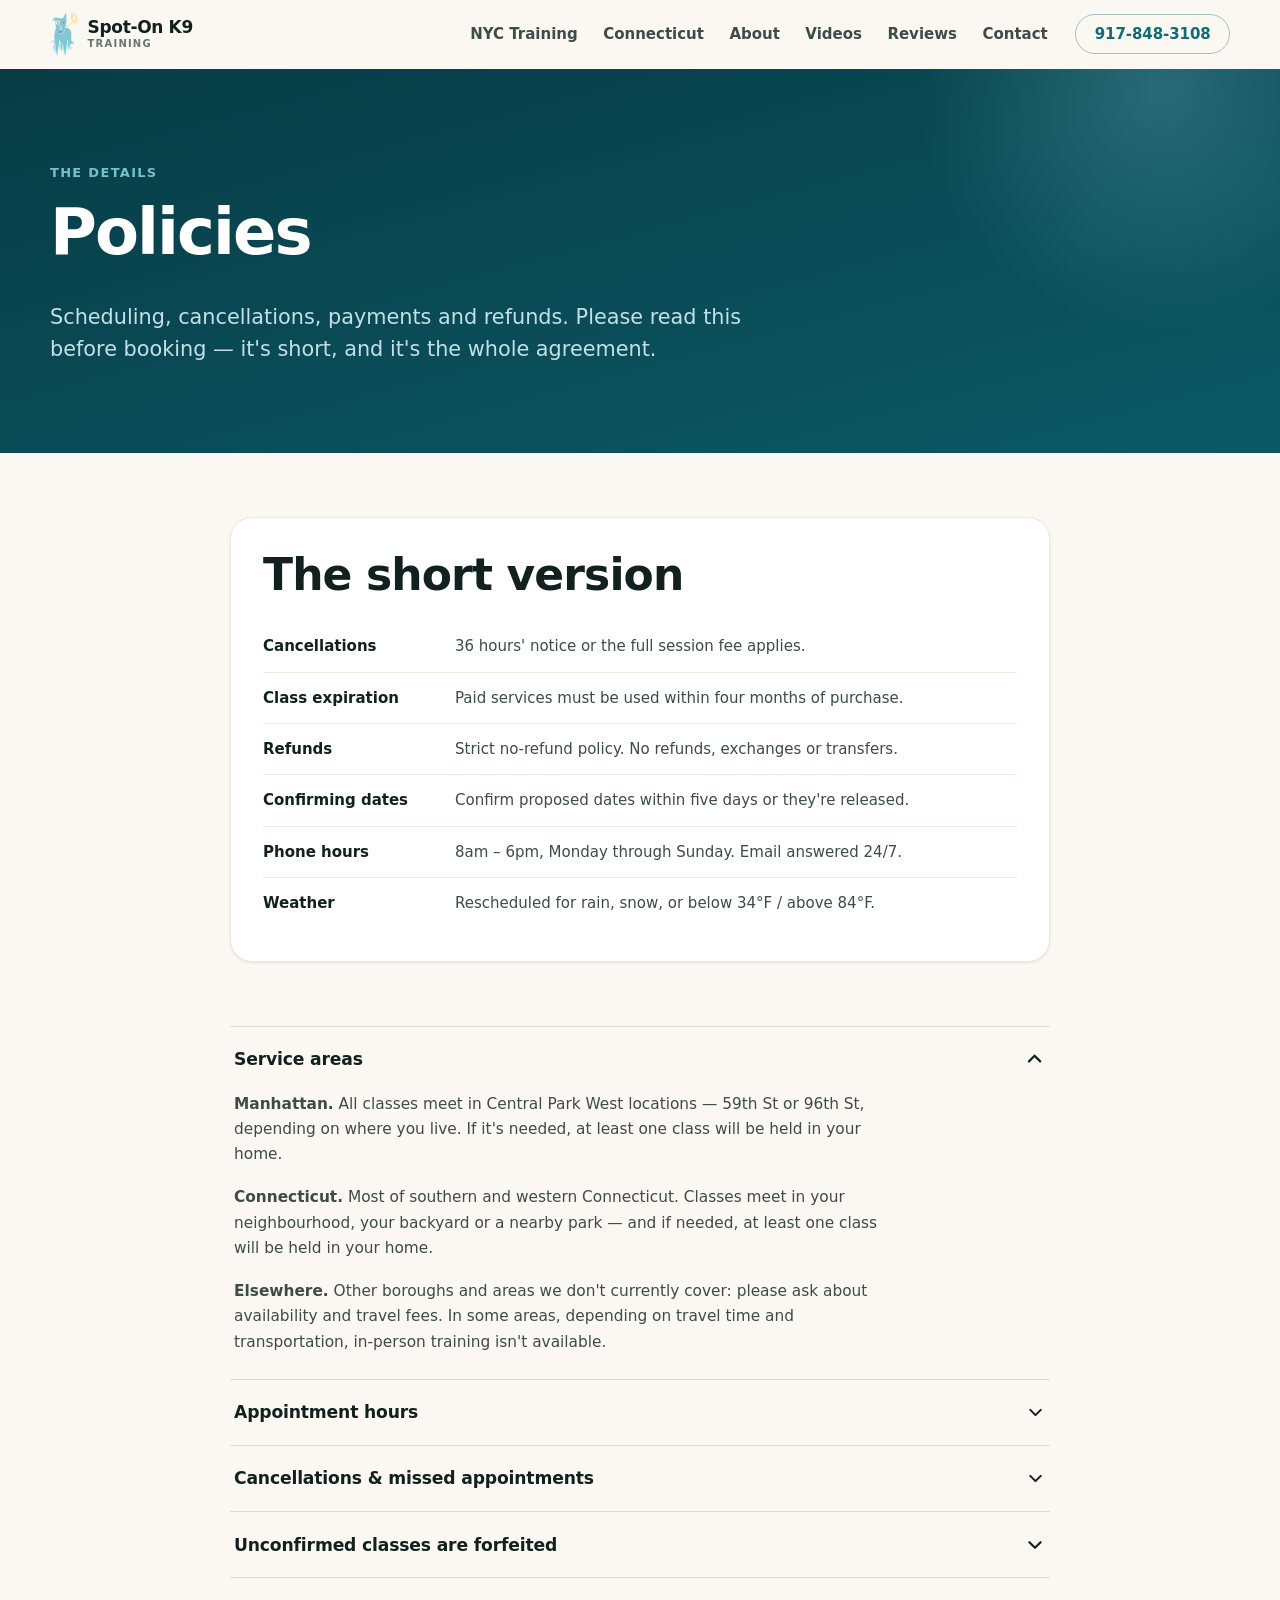
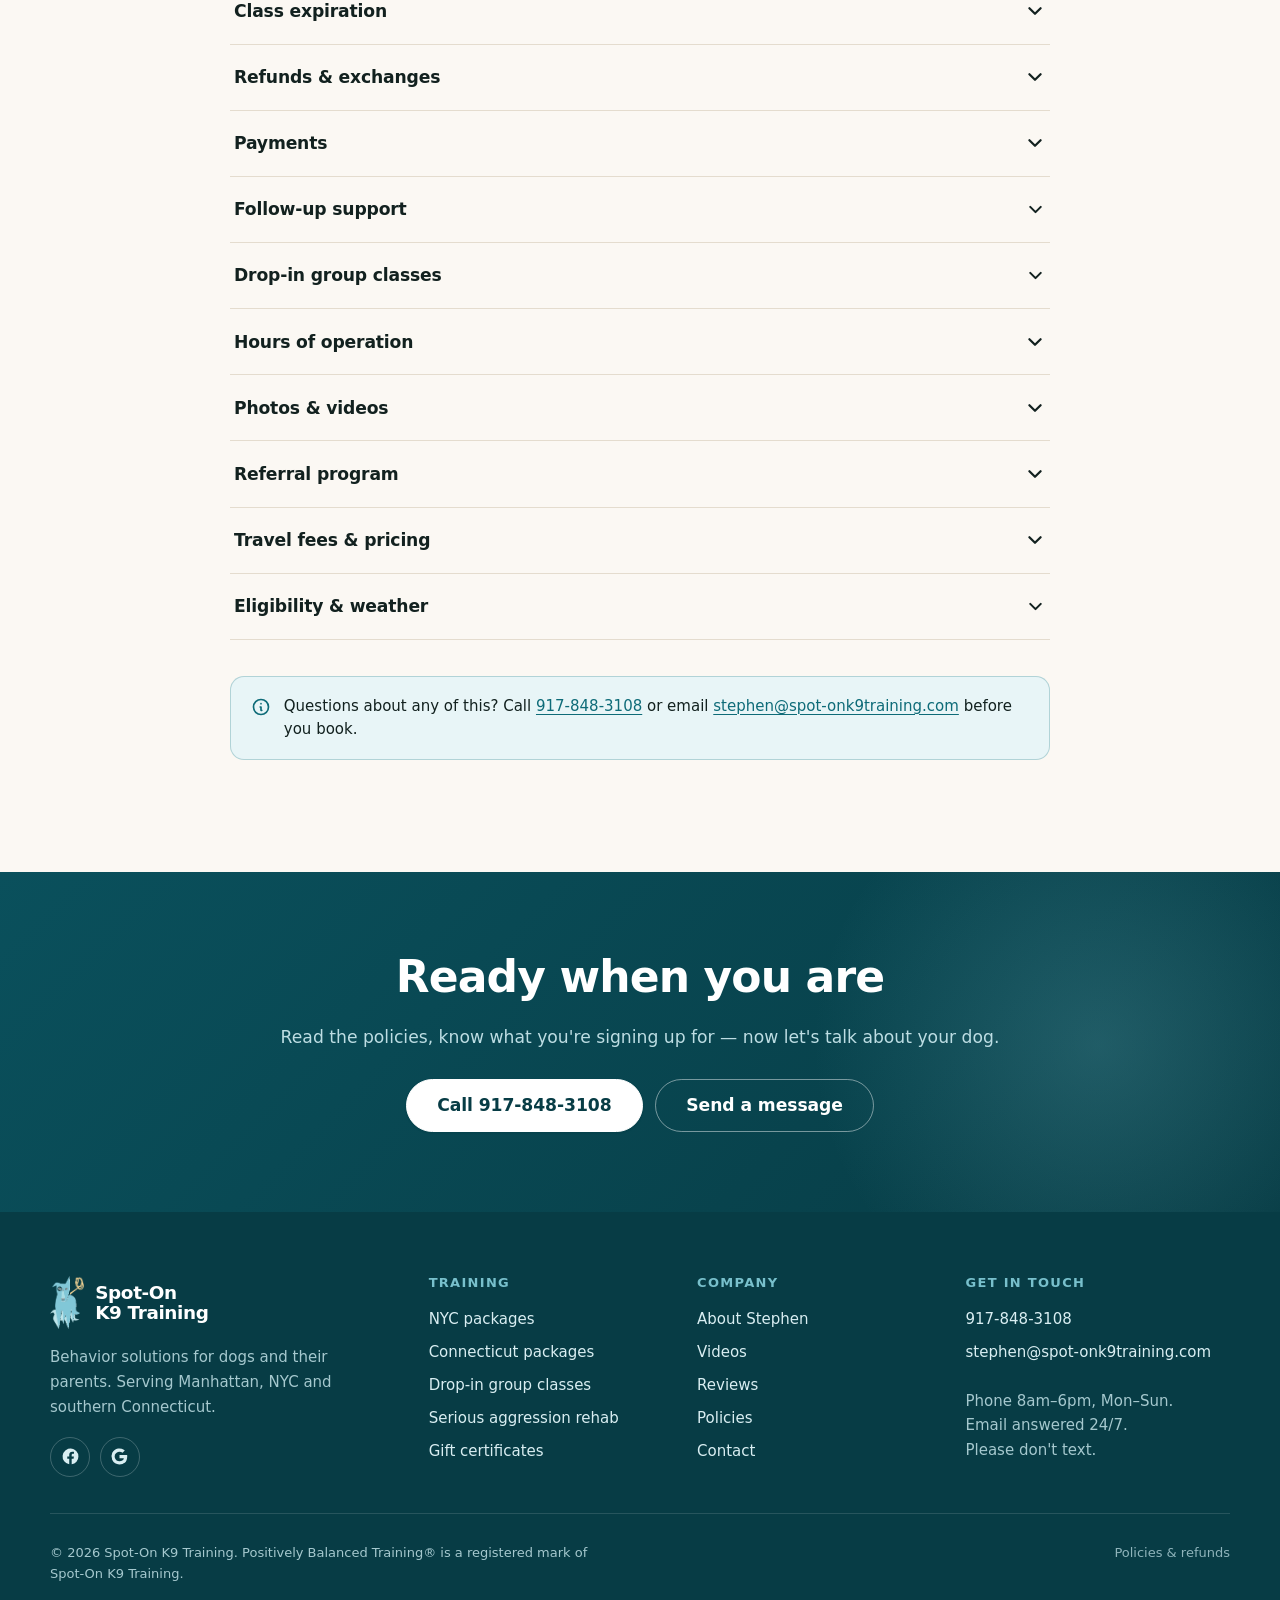
<file: policies.html>
<!DOCTYPE html>
<html lang="en">
<head>
<meta charset="utf-8">
<meta name="viewport" content="width=device-width, initial-scale=1">
<title>Policies, Scheduling &amp; Refunds | Spot-On K9 Training</title>
<meta name="description" content="Service areas, appointment hours, the 36-hour cancellation policy, class expiration, payments, refunds, travel fees and the referral program for Spot-On K9 Training in NYC and Connecticut.">
<link rel="canonical" href="https://spot-onk9training.com/policies.html">

<meta property="og:type" content="website">
<meta property="og:site_name" content="Spot-On K9 Training">
<meta property="og:title" content="Policies, Scheduling &amp; Refunds | Spot-On K9 Training">
<meta property="og:description" content="Everything about scheduling, cancellations, payments and refunds — in plain language.">
<meta property="og:url" content="https://spot-onk9training.com/policies.html">
<meta property="og:image" content="https://spot-onk9training.com/assets/photos/hero.jpg">
<meta name="twitter:card" content="summary_large_image">

<link rel="icon" href="favicon.svg" type="image/svg+xml">
<link rel="apple-touch-icon" href="assets/logo/logo.png">
<link rel="stylesheet" href="css/styles.css">
</head>
<body>
<a class="skip-link" href="#main">Skip to content</a>

<header class="site-header">
  <div class="container site-header__inner">
    <a class="brand" href="index.html">
      <img src="assets/logo/mark.png" alt="" width="28" height="44">
      <span class="brand__name">Spot-On K9<span>Training</span></span>
    </a>
    <nav class="nav" id="primary-nav" aria-label="Main">
      <a href="nyc.html">NYC Training</a>
      <a href="connecticut.html">Connecticut</a>
      <a href="about.html">About</a>
      <a href="videos.html">Videos</a>
      <a href="testimonials.html">Reviews</a>
      <a href="contact.html">Contact</a>
    </nav>
    <div class="header-cta">
      <a class="btn btn--outline btn--phone" href="tel:+19178483108">917-848-3108</a>
      <button class="nav-toggle" type="button" aria-expanded="false" aria-controls="primary-nav" aria-label="Open menu">
        <svg class="icon-open" viewBox="0 0 24 24" fill="none" stroke="currentColor" stroke-width="2" stroke-linecap="round" aria-hidden="true"><path d="M3 6h18M3 12h18M3 18h18"/></svg>
        <svg class="icon-close" viewBox="0 0 24 24" fill="none" stroke="currentColor" stroke-width="2" stroke-linecap="round" aria-hidden="true"><path d="M6 6l12 12M18 6L6 18"/></svg>
      </button>
    </div>
  </div>
</header>

<main id="main">

  <section class="page-hero">
    <div class="container">
      <div class="page-hero__inner">
        <p class="eyebrow">The details</p>
        <h1>Policies</h1>
        <p class="lede">Scheduling, cancellations, payments and refunds. Please read this before booking — it's short, and it's the whole agreement.</p>
      </div>
    </div>
  </section>

  <!-- Quick facts -->
  <section class="section section--tight">
    <div class="container container--narrow">
      <div class="card reveal">
        <h2>The short version</h2>
        <dl class="facts">
          <div><dt>Cancellations</dt><dd>36 hours' notice or the full session fee applies.</dd></div>
          <div><dt>Class expiration</dt><dd>Paid services must be used within four months of purchase.</dd></div>
          <div><dt>Refunds</dt><dd>Strict no-refund policy. No refunds, exchanges or transfers.</dd></div>
          <div><dt>Confirming dates</dt><dd>Confirm proposed dates within five days or they're released.</dd></div>
          <div><dt>Phone hours</dt><dd>8am – 6pm, Monday through Sunday. Email answered 24/7.</dd></div>
          <div><dt>Weather</dt><dd>Rescheduled for rain, snow, or below 34°F / above 84°F.</dd></div>
        </dl>
      </div>
    </div>
  </section>

  <!-- Full policies -->
  <section class="section" style="padding-top:0">
    <div class="container container--narrow">
      <div class="accordion reveal">

        <details open>
          <summary>Service areas</summary>
          <div class="accordion__body">
            <p><strong>Manhattan.</strong> All classes meet in Central Park West locations — 59th St or 96th St, depending on where you live. If it's needed, at least one class will be held in your home.</p>
            <p><strong>Connecticut.</strong> Most of southern and western Connecticut. Classes meet in your neighbourhood, your backyard or a nearby park — and if needed, at least one class will be held in your home.</p>
            <p><strong>Elsewhere.</strong> Other boroughs and areas we don't currently cover: please ask about availability and travel fees. In some areas, depending on travel time and transportation, in-person training isn't available.</p>
          </div>
        </details>

        <details>
          <summary>Appointment hours</summary>
          <div class="accordion__body">
            <dl class="facts">
              <div><dt>New York</dt><dd>9:30 am – 1:00 pm for general training. 8:15 am for the final off-leash e-collar class.</dd></div>
              <div><dt>Connecticut</dt><dd>9:00 am – 3:30 pm for general training.</dd></div>
            </dl>
          </div>
        </details>

        <details>
          <summary>Cancellations &amp; missed appointments</summary>
          <div class="accordion__body">
            <p>You may change your reservation for any service up to <strong>36 hours</strong> before the scheduled time. Cancel or miss an appointment with less than 36 hours' notice and you'll be charged the full session fee.</p>
          </div>
        </details>

        <details>
          <summary>Unconfirmed classes are forfeited</summary>
          <div class="accordion__body">
            <p>To be fair to other clients trying to book time: when we send you specific dates for your class schedule, you have <strong>five days</strong> to confirm or cancel them. If we don't hear from you in that window, those dates are cancelled and the classes are forfeited — without refund, exchange or change of date.</p>
          </div>
        </details>

        <details>
          <summary>Class expiration</summary>
          <div class="accordion__body">
            <p>Paid-for services must be used within <strong>four months</strong> of the purchase date.</p>
          </div>
        </details>

        <details>
          <summary>Refunds &amp; exchanges</summary>
          <div class="accordion__body">
            <p>We have a strict no-refund policy.</p>
            <ul>
              <li>No refunds, exchanges or transfers for scheduled services.</li>
              <li>Classes can only be rescheduled if cancelled with at least 36 hours' notice.</li>
              <li>Clients agree not to request refunds, exchanges or transfers for unused or missed classes or services — including if you change your mind about training after it has started.</li>
            </ul>
          </div>
        </details>

        <details>
          <summary>Payments</summary>
          <div class="accordion__body">
            <p>All training and services are paid in full online by credit card before the scheduled sessions. Visa, MasterCard and PayPal are accepted. Payment is what holds your dates.</p>
            <p>Ask about cash pricing — it's available on most packages.</p>
          </div>
        </details>

        <details>
          <summary>Follow-up support</summary>
          <div class="accordion__body">
            <p>After any training lesson, if questions or problems come up, email or call during business hours, Monday through Sunday. With few exceptions, calls and emails are returned the same day or within 24 hours.</p>
            <p>That commitment doesn't expire with your package — it's for your dog's life.</p>
          </div>
        </details>

        <details>
          <summary>Drop-in group classes</summary>
          <div class="accordion__body">
            <p>After completing a training package you can transition into the free drop-in group classes. They're held March through November in Central Park West — not during snow or rain, or when temperatures fall below 34°F or climb above 84°F. You'll be given the exact time and location at the end of your classes.</p>
            <p><strong>Please note:</strong></p>
            <ul>
              <li>RSVP by email at least 24 hours before the class you want to attend.</li>
              <li>Classes are 60 minutes and start on time.</li>
              <li>Dogs must be on a leash.</li>
              <li>Maximum of two dog owners per dog.</li>
              <li>Limit of 20 people (NYC Central Park rules) and 18 dogs per class.</li>
            </ul>
            <p class="fine">The drop-in programme is an added-value offering. Dates, times, the number of monthly classes and the length of the offering are subject to change or removal without notice. Spot-On K9 Training can cancel individual classes or stop offering drop-in group classes at any time. The number of free drop-in classes is also subject to change.</p>
          </div>
        </details>

        <details>
          <summary>Hours of operation</summary>
          <div class="accordion__body">
            <p>By phone at <a href="tel:+19178483108">917-848-3108</a>, 8am – 6pm, Monday through Sunday. If we miss your call we'll respond as soon as we can. Email is answered 24/7.</p>
            <p>Please don't text.</p>
          </div>
        </details>

        <details>
          <summary>Photos &amp; videos</summary>
          <div class="accordion__body">
            <p>Photos and videos of your dog may be taken while working with Spot-On K9 Training, for use in marketing or training materials. By using Spot-On K9 Training you agree to allow us to use your dog's name and any images or likenesses taken during our walking or training programs.</p>
            <p>We will never disclose <em>your</em> name without your prior written consent.</p>
          </div>
        </details>

        <details>
          <summary>Referral program</summary>
          <div class="accordion__body">
            <p>The referral program is how we say “I Ruff You.” For each newly referred client, we'll Venmo you <strong>$40</strong> — or send a gift certificate for the same. Very Spot-On.</p>
          </div>
        </details>

        <details>
          <summary>Travel fees &amp; pricing</summary>
          <div class="accordion__body">
            <ul>
              <li>Connecticut: a travel fee applies for locations more than 40 minutes from Monroe, CT.</li>
              <li>Other boroughs or areas we don't cover: please ask about availability and possible travel fees.</li>
              <li>In some areas, depending on travel time and transportation, in-person training isn't available.</li>
              <li>Prices are subject to change.</li>
              <li>Package prices don't include suggested training tools.</li>
            </ul>
          </div>
        </details>

        <details>
          <summary>Eligibility &amp; weather</summary>
          <div class="accordion__body">
            <p>We don't train dogs under 14 weeks old, or (in Connecticut) under 10 lbs.</p>
            <p>Classes are rescheduled if it rains or snows, or if temperatures fall below 34°F or rise above 84°F — high winds are taken into account. Any group-class cancellation is posted on the site by 8:00 am.</p>
          </div>
        </details>

      </div>

      <div class="notice mt-3 reveal">
        <svg viewBox="0 0 24 24" fill="none" stroke="currentColor" stroke-width="2" stroke-linecap="round" stroke-linejoin="round" aria-hidden="true"><circle cx="12" cy="12" r="9"/><path d="M12 8h.01M11 12h1v4h1"/></svg>
        <p>Questions about any of this? Call <a href="tel:+19178483108">917-848-3108</a> or email <a href="mailto:stephen@spot-onk9training.com">stephen@spot-onk9training.com</a> before you book.</p>
      </div>
    </div>
  </section>

  <section class="cta-band">
    <div class="container">
      <h2>Ready when you are</h2>
      <p>Read the policies, know what you're signing up for — now let's talk about your dog.</p>
      <div class="btn-row">
        <a class="btn btn--light btn--lg" href="tel:+19178483108">Call 917-848-3108</a>
        <a class="btn btn--on-dark-outline btn--lg" href="contact.html">Send a message</a>
      </div>
    </div>
  </section>

</main>

<footer class="site-footer">
  <div class="container">
    <div class="footer-grid">
      <div>
        <div class="footer-brand">
          <img src="assets/logo/mark.png" alt="" width="34" height="53">
          <span>Spot-On<br>K9 Training</span>
        </div>
        <p>Behavior solutions for dogs and their parents. Serving Manhattan, NYC and southern Connecticut.</p>
        <div class="social">
          <a href="https://www.facebook.com/profile.php?id=61555041929896" target="_blank" rel="noopener" aria-label="Spot-On K9 Training on Facebook">
            <svg viewBox="0 0 24 24" fill="currentColor" aria-hidden="true"><path d="M22 12a10 10 0 10-11.6 9.9v-7H7.9V12h2.5V9.8c0-2.5 1.5-3.9 3.8-3.9 1.1 0 2.2.2 2.2.2v2.5h-1.3c-1.2 0-1.6.8-1.6 1.6V12h2.8l-.4 2.9h-2.4v7A10 10 0 0022 12z"/></svg>
          </a>
          <a href="https://g.page/r/CS6PWmgxkVM4EAE/review" target="_blank" rel="noopener" aria-label="Spot-On K9 Training on Google">
            <svg viewBox="0 0 24 24" fill="currentColor" aria-hidden="true"><path d="M21.8 12.2c0-.7-.1-1.4-.2-2H12v3.9h5.5a4.7 4.7 0 01-2 3.1v2.6h3.2c1.9-1.7 3-4.3 3-7.6z"/><path d="M12 22c2.7 0 5-.9 6.7-2.4l-3.2-2.6c-.9.6-2.1 1-3.5 1-2.7 0-5-1.8-5.8-4.2H2.9v2.7A10 10 0 0012 22z"/><path d="M6.2 13.8a6 6 0 010-3.8V7.3H2.9a10 10 0 000 9l3.3-2.5z"/><path d="M12 5.9c1.5 0 2.8.5 3.8 1.5l2.9-2.9A10 10 0 002.9 7.3l3.3 2.6C7 7.7 9.3 5.9 12 5.9z"/></svg>
          </a>
        </div>
      </div>
      <div>
        <h2>Training</h2>
        <ul>
          <li><a href="nyc.html">NYC packages</a></li>
          <li><a href="connecticut.html">Connecticut packages</a></li>
          <li><a href="nyc.html#group-classes">Drop-in group classes</a></li>
          <li><a href="nyc.html#sarc">Serious aggression rehab</a></li>
          <li><a href="contact.html#gift">Gift certificates</a></li>
        </ul>
      </div>
      <div>
        <h2>Company</h2>
        <ul>
          <li><a href="about.html">About Stephen</a></li>
          <li><a href="videos.html">Videos</a></li>
          <li><a href="testimonials.html">Reviews</a></li>
          <li><a href="policies.html">Policies</a></li>
          <li><a href="contact.html">Contact</a></li>
        </ul>
      </div>
      <div>
        <h2>Get in touch</h2>
        <ul>
          <li><a href="tel:+19178483108">917-848-3108</a></li>
          <li><a href="mailto:stephen@spot-onk9training.com">stephen@spot-onk9training.com</a></li>
        </ul>
        <p class="mt-2">Phone 8am–6pm, Mon–Sun.<br>Email answered 24/7.<br>Please don't text.</p>
      </div>
    </div>
    <div class="footer-bottom">
      <p>© <span data-year>2026</span> Spot-On K9 Training. Positively Balanced Training® is a registered mark of Spot-On K9 Training.</p>
      <p><a href="policies.html">Policies &amp; refunds</a></p>
    </div>
  </div>
</footer>

<div class="mobile-cta">
  <a class="btn" href="tel:+19178483108">Call now</a>
  <a class="btn btn--ghost" href="contact.html">Message</a>
</div>

<script src="js/main.js" defer></script>
</body>
</html>
</file>
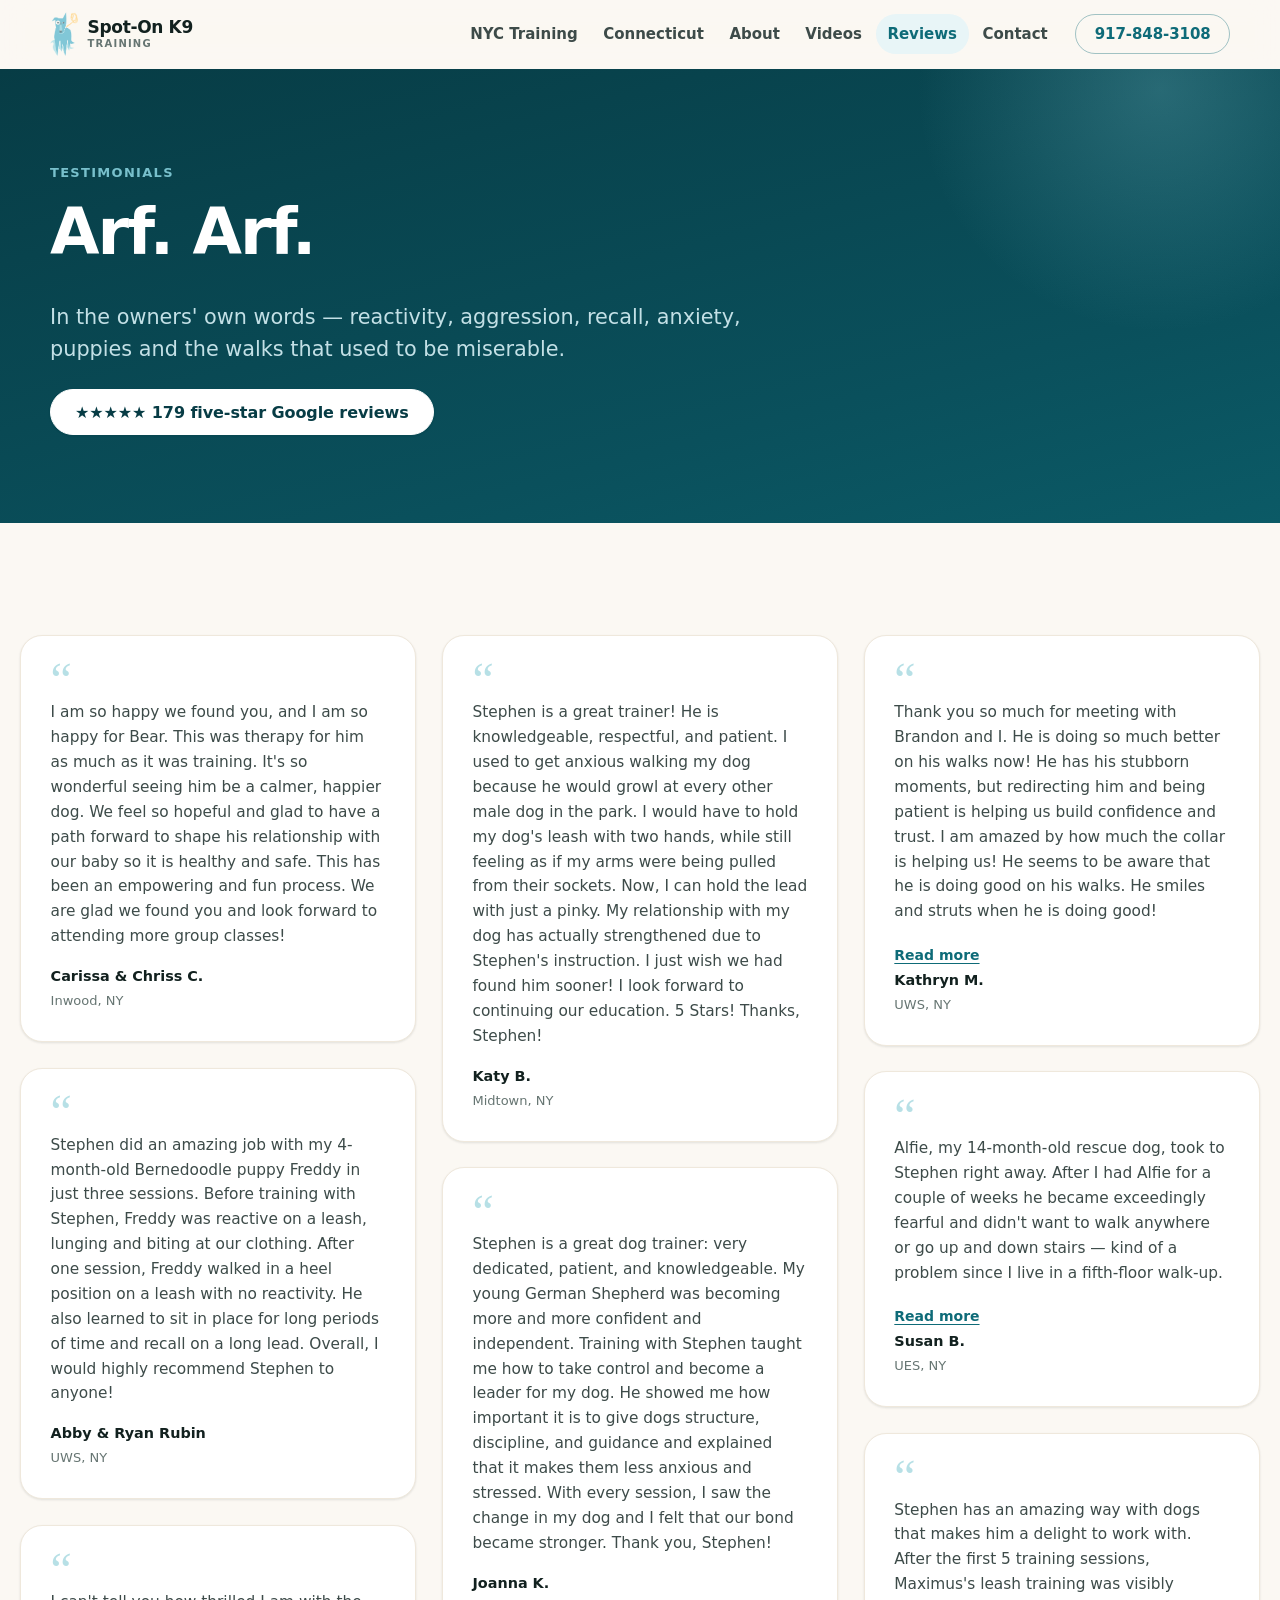
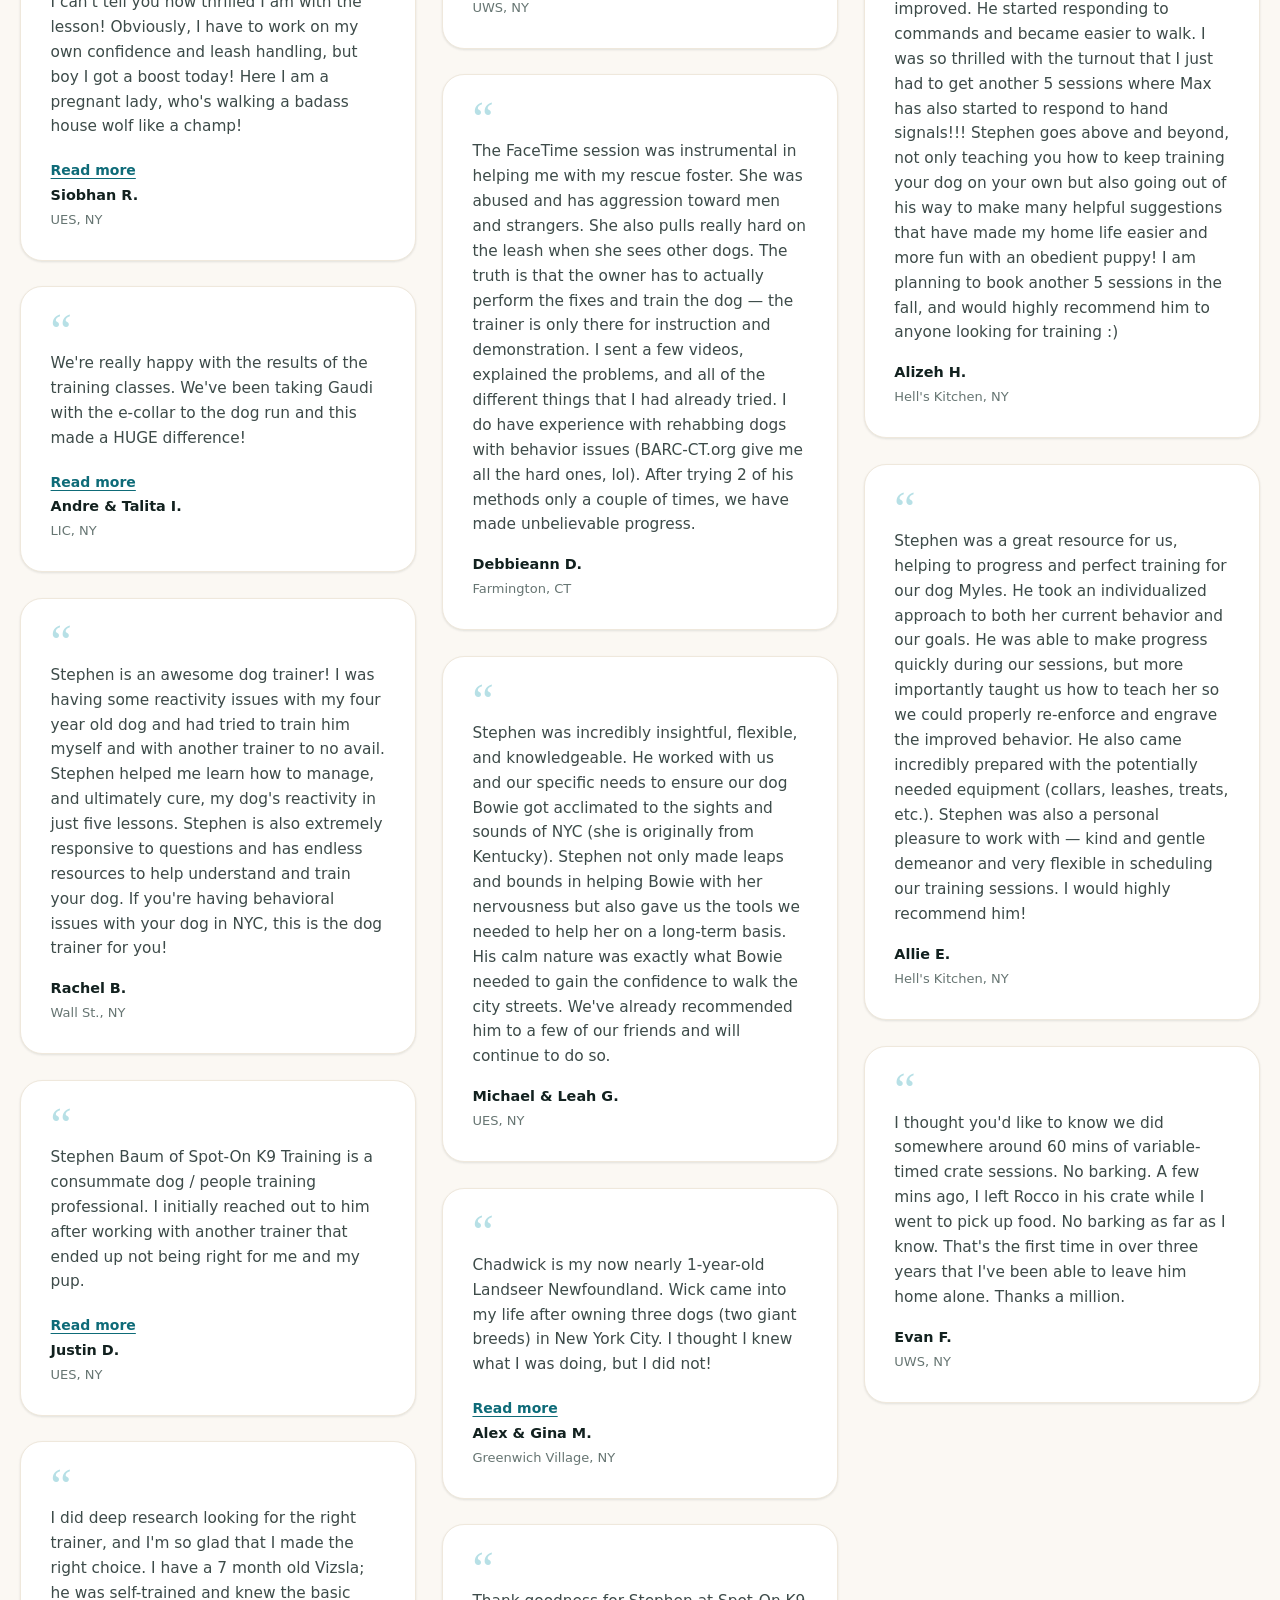
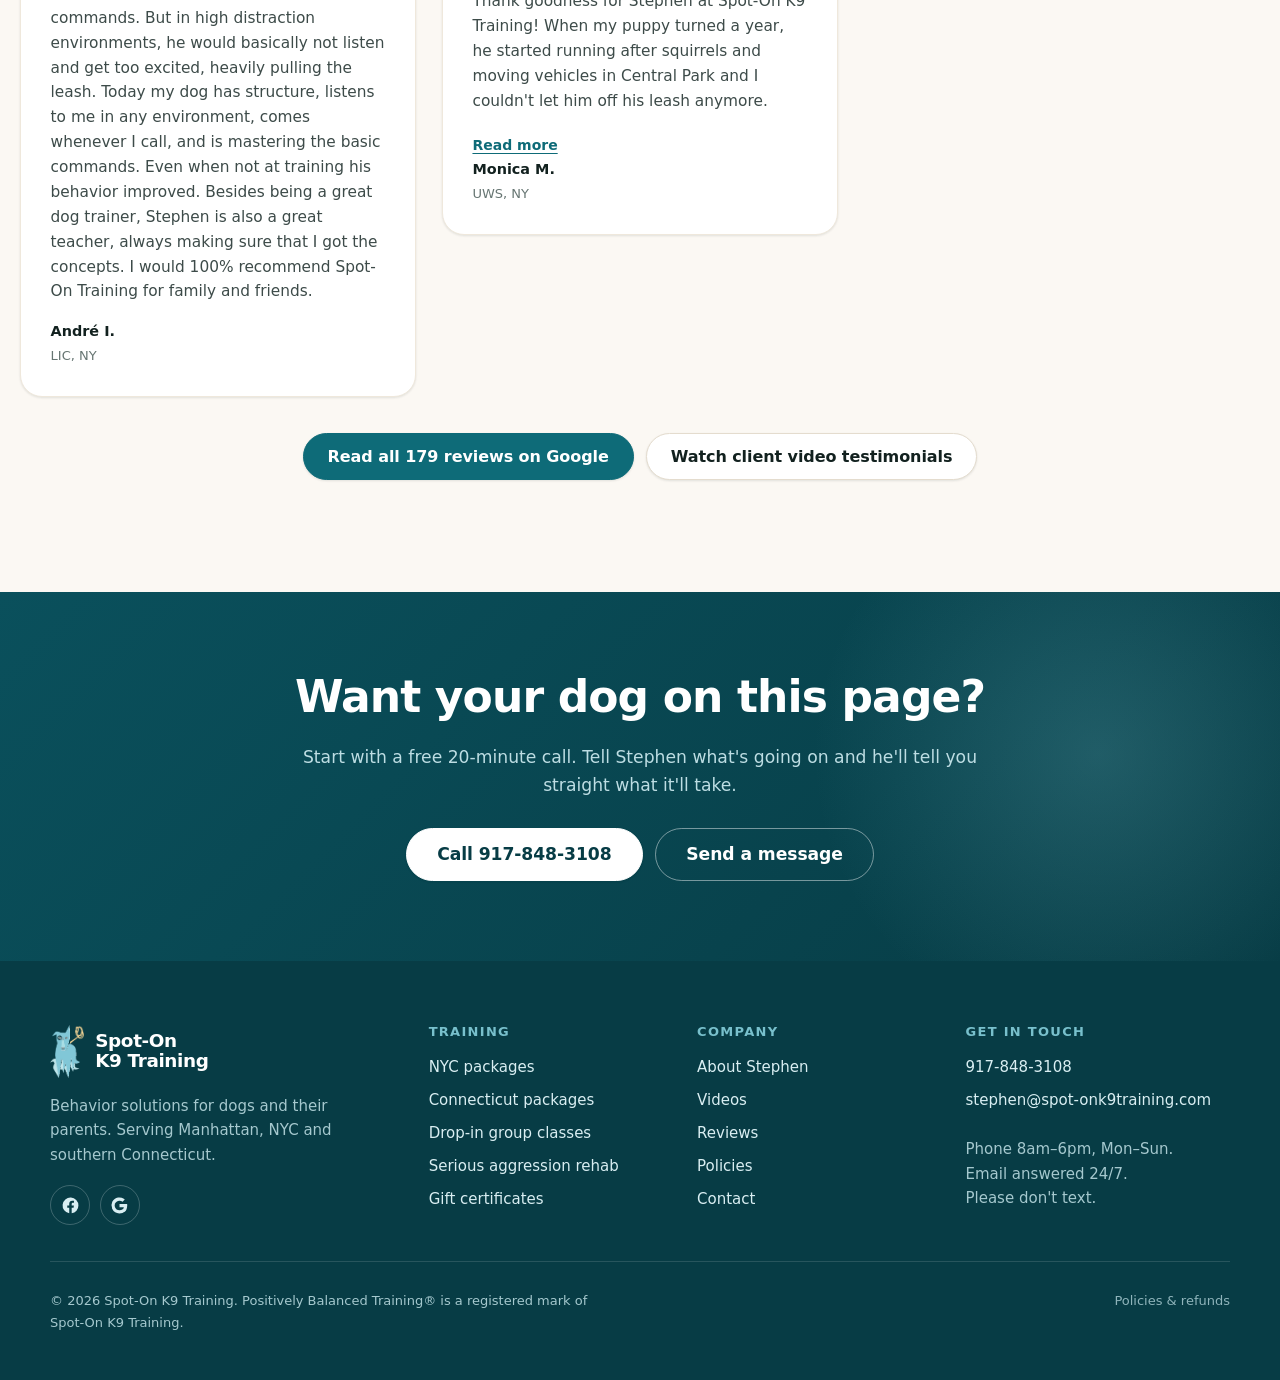
<file: testimonials.html>
<!DOCTYPE html>
<html lang="en">
<head>
<meta charset="utf-8">
<meta name="viewport" content="width=device-width, initial-scale=1">
<title>Client Reviews &amp; Testimonials | Spot-On K9 Training</title>
<meta name="description" content="What NYC and Connecticut dog owners say about training with Stephen Baum — reactivity, aggression, recall, puppies and anxiety. 179 five-star Google reviews.">
<link rel="canonical" href="https://spot-onk9training.com/testimonials.html">

<meta property="og:type" content="website">
<meta property="og:site_name" content="Spot-On K9 Training">
<meta property="og:title" content="Client Reviews &amp; Testimonials | Spot-On K9 Training">
<meta property="og:description" content="What NYC and Connecticut dog owners say about training with Stephen Baum.">
<meta property="og:url" content="https://spot-onk9training.com/testimonials.html">
<meta property="og:image" content="https://spot-onk9training.com/assets/photos/bella.jpg">
<meta name="twitter:card" content="summary_large_image">

<link rel="icon" href="favicon.svg" type="image/svg+xml">
<link rel="apple-touch-icon" href="assets/logo/logo.png">
<link rel="stylesheet" href="css/styles.css">
</head>
<body>
<a class="skip-link" href="#main">Skip to content</a>

<header class="site-header">
  <div class="container site-header__inner">
    <a class="brand" href="index.html">
      <img src="assets/logo/mark.png" alt="" width="28" height="44">
      <span class="brand__name">Spot-On K9<span>Training</span></span>
    </a>
    <nav class="nav" id="primary-nav" aria-label="Main">
      <a href="nyc.html">NYC Training</a>
      <a href="connecticut.html">Connecticut</a>
      <a href="about.html">About</a>
      <a href="videos.html">Videos</a>
      <a href="testimonials.html" aria-current="page">Reviews</a>
      <a href="contact.html">Contact</a>
    </nav>
    <div class="header-cta">
      <a class="btn btn--outline btn--phone" href="tel:+19178483108">917-848-3108</a>
      <button class="nav-toggle" type="button" aria-expanded="false" aria-controls="primary-nav" aria-label="Open menu">
        <svg class="icon-open" viewBox="0 0 24 24" fill="none" stroke="currentColor" stroke-width="2" stroke-linecap="round" aria-hidden="true"><path d="M3 6h18M3 12h18M3 18h18"/></svg>
        <svg class="icon-close" viewBox="0 0 24 24" fill="none" stroke="currentColor" stroke-width="2" stroke-linecap="round" aria-hidden="true"><path d="M6 6l12 12M18 6L6 18"/></svg>
      </button>
    </div>
  </div>
</header>

<main id="main">

  <section class="page-hero">
    <div class="container">
      <div class="page-hero__inner">
        <p class="eyebrow">Testimonials</p>
        <h1>Arf. Arf.</h1>
        <p class="lede">In the owners' own words — reactivity, aggression, recall, anxiety, puppies and the walks that used to be miserable.</p>
        <div class="btn-row mt-2">
          <a class="btn btn--light" href="https://g.page/r/CS6PWmgxkVM4EAE/review" target="_blank" rel="noopener">★★★★★ 179 five-star Google reviews</a>
        </div>
      </div>
    </div>
  </section>

  <section class="section">
    <div class="container container--wide">
      <div class="quote-grid reveal">

        <blockquote class="quote">
          <span class="quote__mark" aria-hidden="true">“</span>
          <p>I am so happy we found you, and I am so happy for Bear. This was therapy for him as much as it was training. It's so wonderful seeing him be a calmer, happier dog. We feel so hopeful and glad to have a path forward to shape his relationship with our baby so it is healthy and safe. This has been an empowering and fun process. We are glad we found you and look forward to attending more group classes!</p>
          <footer>Carissa &amp; Chriss C.<span>Inwood, NY</span></footer>
        </blockquote>

        <blockquote class="quote">
          <span class="quote__mark" aria-hidden="true">“</span>
          <p>Stephen did an amazing job with my 4-month-old Bernedoodle puppy Freddy in just three sessions. Before training with Stephen, Freddy was reactive on a leash, lunging and biting at our clothing. After one session, Freddy walked in a heel position on a leash with no reactivity. He also learned to sit in place for long periods of time and recall on a long lead. Overall, I would highly recommend Stephen to anyone!</p>
          <footer>Abby &amp; Ryan Rubin<span>UWS, NY</span></footer>
        </blockquote>

        <blockquote class="quote">
          <span class="quote__mark" aria-hidden="true">“</span>
          <p>I can't tell you how thrilled I am with the lesson! Obviously, I have to work on my own confidence and leash handling, but boy I got a boost today! Here I am a pregnant lady, who's walking a badass house wolf like a champ!<span class="quote__more"> During the worst part of recent illness, I looked at her a couple of times, as she was chewing up furniture in frustration and thought, “I'm never gonna be able to control her.” I know we have a ways to go, but today gave me hope. I'm actually looking forward to walking her out now! Thank you again!</span></p>
          <button class="quote__toggle" type="button" aria-expanded="false"><span class="quote__toggle-more">Read more</span><span class="quote__toggle-less">Show less</span></button>
          <footer>Siobhan R.<span>UES, NY</span></footer>
        </blockquote>

        <blockquote class="quote">
          <span class="quote__mark" aria-hidden="true">“</span>
          <p>We're really happy with the results of the training classes. We've been taking Gaudi with the e-collar to the dog run and this made a HUGE difference!<span class="quote__more"> We are acting preventively before any possible conflict. The way he responds to the e-collar is great and keeps getting better. I touch the button (at 10 max), he comes running in my direction and lays down at my side waiting for the next command, without me saying anything — even while he is starting to strongly engage with another male. I was concerned that in this situation he could become more aggressive with the e-collar stimulus, but he stops and comes to me, stopping to engage with the other dog at the first touch. Definitely a game-changer. It's amazing how e-collars are still not more widely used. Such a great tool and we are happy with the competency you gave us.</span></p>
          <button class="quote__toggle" type="button" aria-expanded="false"><span class="quote__toggle-more">Read more</span><span class="quote__toggle-less">Show less</span></button>
          <footer>Andre &amp; Talita I.<span>LIC, NY</span></footer>
        </blockquote>

        <blockquote class="quote">
          <span class="quote__mark" aria-hidden="true">“</span>
          <p>Stephen is an awesome dog trainer! I was having some reactivity issues with my four year old dog and had tried to train him myself and with another trainer to no avail. Stephen helped me learn how to manage, and ultimately cure, my dog's reactivity in just five lessons. Stephen is also extremely responsive to questions and has endless resources to help understand and train your dog. If you're having behavioral issues with your dog in NYC, this is the dog trainer for you!</p>
          <footer>Rachel B.<span>Wall St., NY</span></footer>
        </blockquote>

        <blockquote class="quote">
          <span class="quote__mark" aria-hidden="true">“</span>
          <p>Stephen Baum of Spot-On K9 Training is a consummate dog / people training professional. I initially reached out to him after working with another trainer that ended up not being right for me and my pup.<span class="quote__more"> As a first time dog owner, my stubborn one year old Husky / GSD / Staffordshire Terrier mix rescue with very high energy was giving me a run for my money. Just prior to meeting Stephen, I was feeling very overwhelmed with a handful of things including leash walking, my pup's rough play around other dogs, her mouthing new people, managing her general high energy level and her separation anxiety when I would leave her home alone — among other things. I had been feverishly Googling solutions to these issues for a few months to no avail and had reached critical mass anxiety and analysis paralysis. I had even considered returning her to the rescue.

            Enter Stephen. He is experienced, calm, attentive, responsive and focused on creating a harmonious life between you and your pup via the most direct and simple solutions available for teaching obedience and treating problem behaviors. He helped me understand my pup's body language, needs and how to communicate with her in a way that she understands. He very quickly identified the roots of her problem behaviors and suggested simple and proven methods to improve them, and slowly chipped away at my anxieties along the way. He also taught me how to be the “pack leader” and someone that my pup looks to for guidance.

            Between training sessions, I bombarded Stephen with a lot of additional questions that came up along the way. I felt like I was being annoying, but he always responded to my long neurotic e-mails promptly, thoroughly and in a calm and pragmatic manner. This helped reduce my anxiety and kept us on track with our homework between sessions, so that we could continue learning new things at each subsequent meeting.

            By the end of our time with Stephen, my relationship with Terra had completely changed. She is responsive and obedient, and I understand how to communicate with her and meet her needs on a daily basis. We have progressed to off leash adventures in Central Park, and I plan on bringing her out for some hikes upstate when the weather is better. I am much happier, she is much happier (and calmer), and we have Stephen to thank for that.

            If you have a new (or old) pup that you're having trouble communicating with, do not continue to suffer in quiet desperation. Reach out to Stephen Baum at Spot-On K9 Training and he will show you how to have a great life with your pup here in the city. Thank you, Stephen!</span></p>
          <button class="quote__toggle" type="button" aria-expanded="false"><span class="quote__toggle-more">Read more</span><span class="quote__toggle-less">Show less</span></button>
          <footer>Justin D.<span>UES, NY</span></footer>
        </blockquote>

        <blockquote class="quote">
          <span class="quote__mark" aria-hidden="true">“</span>
          <p>I did deep research looking for the right trainer, and I'm so glad that I made the right choice. I have a 7 month old Vizsla; he was self-trained and knew the basic commands. But in high distraction environments, he would basically not listen and get too excited, heavily pulling the leash. Today my dog has structure, listens to me in any environment, comes whenever I call, and is mastering the basic commands. Even when not at training his behavior improved. Besides being a great dog trainer, Stephen is also a great teacher, always making sure that I got the concepts. I would 100% recommend Spot-On Training for family and friends.</p>
          <footer>André I.<span>LIC, NY</span></footer>
        </blockquote>

        <blockquote class="quote">
          <span class="quote__mark" aria-hidden="true">“</span>
          <p>Stephen is a great trainer! He is knowledgeable, respectful, and patient. I used to get anxious walking my dog because he would growl at every other male dog in the park. I would have to hold my dog's leash with two hands, while still feeling as if my arms were being pulled from their sockets. Now, I can hold the lead with just a pinky. My relationship with my dog has actually strengthened due to Stephen's instruction. I just wish we had found him sooner! I look forward to continuing our education. 5 Stars! Thanks, Stephen!</p>
          <footer>Katy B.<span>Midtown, NY</span></footer>
        </blockquote>

        <blockquote class="quote">
          <span class="quote__mark" aria-hidden="true">“</span>
          <p>Stephen is a great dog trainer: very dedicated, patient, and knowledgeable. My young German Shepherd was becoming more and more confident and independent. Training with Stephen taught me how to take control and become a leader for my dog. He showed me how important it is to give dogs structure, discipline, and guidance and explained that it makes them less anxious and stressed. With every session, I saw the change in my dog and I felt that our bond became stronger. Thank you, Stephen!</p>
          <footer>Joanna K.<span>UWS, NY</span></footer>
        </blockquote>

        <blockquote class="quote">
          <span class="quote__mark" aria-hidden="true">“</span>
          <p>The FaceTime session was instrumental in helping me with my rescue foster. She was abused and has aggression toward men and strangers. She also pulls really hard on the leash when she sees other dogs. The truth is that the owner has to actually perform the fixes and train the dog — the trainer is only there for instruction and demonstration. I sent a few videos, explained the problems, and all of the different things that I had already tried. I do have experience with rehabbing dogs with behavior issues (BARC-CT.org give me all the hard ones, lol). After trying 2 of his methods only a couple of times, we have made unbelievable progress.</p>
          <footer>Debbieann D.<span>Farmington, CT</span></footer>
        </blockquote>

        <blockquote class="quote">
          <span class="quote__mark" aria-hidden="true">“</span>
          <p>Stephen was incredibly insightful, flexible, and knowledgeable. He worked with us and our specific needs to ensure our dog Bowie got acclimated to the sights and sounds of NYC (she is originally from Kentucky). Stephen not only made leaps and bounds in helping Bowie with her nervousness but also gave us the tools we needed to help her on a long-term basis. His calm nature was exactly what Bowie needed to gain the confidence to walk the city streets. We've already recommended him to a few of our friends and will continue to do so.</p>
          <footer>Michael &amp; Leah G.<span>UES, NY</span></footer>
        </blockquote>

        <blockquote class="quote">
          <span class="quote__mark" aria-hidden="true">“</span>
          <p>Chadwick is my now nearly 1-year-old Landseer Newfoundland. Wick came into my life after owning three dogs (two giant breeds) in New York City. I thought I knew what I was doing, but I did not!<span class="quote__more"> With a three-session package, Stephen first helped me get Wick potty trained with a confidence-inspiring session at about 13 weeks. Then, after a significant reprieve, Stephen changed Wick from being an unruly 10-month-old to a dog people comment on for being so well trained given his age — in just two sessions, in which we reviewed some fundamentals on leash training. Stephen is passionate about his craft, but not self-righteous and pushy, the way I have found many professionals in the canine industry to be. FIVE STARS.</span></p>
          <button class="quote__toggle" type="button" aria-expanded="false"><span class="quote__toggle-more">Read more</span><span class="quote__toggle-less">Show less</span></button>
          <footer>Alex &amp; Gina M.<span>Greenwich Village, NY</span></footer>
        </blockquote>

        <blockquote class="quote">
          <span class="quote__mark" aria-hidden="true">“</span>
          <p>Thank goodness for Stephen at Spot-On K9 Training! When my puppy turned a year, he started running after squirrels and moving vehicles in Central Park and I couldn't let him off his leash anymore.<span class="quote__more"> We had about 8 close calls — he even ran out of the park and across Central Park West one night, and would not come anymore when called. It was a nightmare, and walking him was so much less fun for him and the humans than it had been. I purchased a pack of 6 lessons from Stephen, and within the first two, he was already so much better. I learned how to effectively use a prong collar and an e-collar, and for the last 2 months, we have been walking happily morning and night off-leash during off-leash hours. The other benefit has been that our pup is so much more responsive and snuggly even than he was before. Stephen gave me my dog back but better! Stephen is a super nice guy too — he can connect with dogs and humans. I can't recommend him highly enough.</span></p>
          <button class="quote__toggle" type="button" aria-expanded="false"><span class="quote__toggle-more">Read more</span><span class="quote__toggle-less">Show less</span></button>
          <footer>Monica M.<span>UWS, NY</span></footer>
        </blockquote>

        <blockquote class="quote">
          <span class="quote__mark" aria-hidden="true">“</span>
          <p>Thank you so much for meeting with Brandon and I. He is doing so much better on his walks now! He has his stubborn moments, but redirecting him and being patient is helping us build confidence and trust. I am amazed by how much the collar is helping us! He seems to be aware that he is doing good on his walks. He smiles and struts when he is doing good!<span class="quote__more"> Lastly, I want to say how much I appreciate you and your approach to training. I often felt that I was waiting too long to give Brandon the tools he needs. I know now that I was waiting to find the right person. He is such a big, smiley goofball, and from that one session, I can see how much this is helping him. Thank you!</span></p>
          <button class="quote__toggle" type="button" aria-expanded="false"><span class="quote__toggle-more">Read more</span><span class="quote__toggle-less">Show less</span></button>
          <footer>Kathryn M.<span>UWS, NY</span></footer>
        </blockquote>

        <blockquote class="quote">
          <span class="quote__mark" aria-hidden="true">“</span>
          <p>Alfie, my 14-month-old rescue dog, took to Stephen right away. After I had Alfie for a couple of weeks he became exceedingly fearful and didn't want to walk anywhere or go up and down stairs — kind of a problem since I live in a fifth-floor walk-up.<span class="quote__more"> But after one session with Stephen, Alfie was transformed. He became a very eager, confident walker who bounds up the stairs. Another issue that developed was leash aggression, with Alfie barking and lunging at most dogs we passed on our walks. Needless to say this was not fun. Once again Stephen was able to transform Alfie's behavior, with some follow-up from me. He's much calmer now on his walks and greets (sniffs) many dogs — or ignores them — but almost never barks. We also worked on other things such as heeling and “leave it.” Throughout, Stephen stressed consistency and making it fun for Alfie and building a strong relationship. Thanks to Stephen's training, dog and owner are both now better behaved — and happier.</span></p>
          <button class="quote__toggle" type="button" aria-expanded="false"><span class="quote__toggle-more">Read more</span><span class="quote__toggle-less">Show less</span></button>
          <footer>Susan B.<span>UES, NY</span></footer>
        </blockquote>

        <blockquote class="quote">
          <span class="quote__mark" aria-hidden="true">“</span>
          <p>Stephen has an amazing way with dogs that makes him a delight to work with. After the first 5 training sessions, Maximus's leash training was visibly improved. He started responding to commands and became easier to walk. I was so thrilled with the turnout that I just had to get another 5 sessions where Max has also started to respond to hand signals!!! Stephen goes above and beyond, not only teaching you how to keep training your dog on your own but also going out of his way to make many helpful suggestions that have made my home life easier and more fun with an obedient puppy! I am planning to book another 5 sessions in the fall, and would highly recommend him to anyone looking for training :)</p>
          <footer>Alizeh H.<span>Hell's Kitchen, NY</span></footer>
        </blockquote>

        <blockquote class="quote">
          <span class="quote__mark" aria-hidden="true">“</span>
          <p>Stephen was a great resource for us, helping to progress and perfect training for our dog Myles. He took an individualized approach to both her current behavior and our goals. He was able to make progress quickly during our sessions, but more importantly taught us how to teach her so we could properly re-enforce and engrave the improved behavior. He also came incredibly prepared with the potentially needed equipment (collars, leashes, treats, etc.). Stephen was also a personal pleasure to work with — kind and gentle demeanor and very flexible in scheduling our training sessions. I would highly recommend him!</p>
          <footer>Allie E.<span>Hell's Kitchen, NY</span></footer>
        </blockquote>

        <blockquote class="quote">
          <span class="quote__mark" aria-hidden="true">“</span>
          <p>I thought you'd like to know we did somewhere around 60 mins of variable-timed crate sessions. No barking. A few mins ago, I left Rocco in his crate while I went to pick up food. No barking as far as I know. That's the first time in over three years that I've been able to leave him home alone. Thanks a million.</p>
          <footer>Evan F.<span>UWS, NY</span></footer>
        </blockquote>

      </div>

      <div class="btn-row btn-row--center mt-3 reveal">
        <a class="btn" href="https://g.page/r/CS6PWmgxkVM4EAE/review" target="_blank" rel="noopener">Read all 179 reviews on Google</a>
        <a class="btn btn--ghost" href="videos.html">Watch client video testimonials</a>
      </div>
    </div>
  </section>

  <section class="cta-band">
    <div class="container">
      <h2>Want your dog on this page?</h2>
      <p>Start with a free 20-minute call. Tell Stephen what's going on and he'll tell you straight what it'll take.</p>
      <div class="btn-row">
        <a class="btn btn--light btn--lg" href="tel:+19178483108">Call 917-848-3108</a>
        <a class="btn btn--on-dark-outline btn--lg" href="contact.html">Send a message</a>
      </div>
    </div>
  </section>

</main>

<footer class="site-footer">
  <div class="container">
    <div class="footer-grid">
      <div>
        <div class="footer-brand">
          <img src="assets/logo/mark.png" alt="" width="34" height="53">
          <span>Spot-On<br>K9 Training</span>
        </div>
        <p>Behavior solutions for dogs and their parents. Serving Manhattan, NYC and southern Connecticut.</p>
        <div class="social">
          <a href="https://www.facebook.com/profile.php?id=61555041929896" target="_blank" rel="noopener" aria-label="Spot-On K9 Training on Facebook">
            <svg viewBox="0 0 24 24" fill="currentColor" aria-hidden="true"><path d="M22 12a10 10 0 10-11.6 9.9v-7H7.9V12h2.5V9.8c0-2.5 1.5-3.9 3.8-3.9 1.1 0 2.2.2 2.2.2v2.5h-1.3c-1.2 0-1.6.8-1.6 1.6V12h2.8l-.4 2.9h-2.4v7A10 10 0 0022 12z"/></svg>
          </a>
          <a href="https://g.page/r/CS6PWmgxkVM4EAE/review" target="_blank" rel="noopener" aria-label="Spot-On K9 Training on Google">
            <svg viewBox="0 0 24 24" fill="currentColor" aria-hidden="true"><path d="M21.8 12.2c0-.7-.1-1.4-.2-2H12v3.9h5.5a4.7 4.7 0 01-2 3.1v2.6h3.2c1.9-1.7 3-4.3 3-7.6z"/><path d="M12 22c2.7 0 5-.9 6.7-2.4l-3.2-2.6c-.9.6-2.1 1-3.5 1-2.7 0-5-1.8-5.8-4.2H2.9v2.7A10 10 0 0012 22z"/><path d="M6.2 13.8a6 6 0 010-3.8V7.3H2.9a10 10 0 000 9l3.3-2.5z"/><path d="M12 5.9c1.5 0 2.8.5 3.8 1.5l2.9-2.9A10 10 0 002.9 7.3l3.3 2.6C7 7.7 9.3 5.9 12 5.9z"/></svg>
          </a>
        </div>
      </div>
      <div>
        <h2>Training</h2>
        <ul>
          <li><a href="nyc.html">NYC packages</a></li>
          <li><a href="connecticut.html">Connecticut packages</a></li>
          <li><a href="nyc.html#group-classes">Drop-in group classes</a></li>
          <li><a href="nyc.html#sarc">Serious aggression rehab</a></li>
          <li><a href="contact.html#gift">Gift certificates</a></li>
        </ul>
      </div>
      <div>
        <h2>Company</h2>
        <ul>
          <li><a href="about.html">About Stephen</a></li>
          <li><a href="videos.html">Videos</a></li>
          <li><a href="testimonials.html">Reviews</a></li>
          <li><a href="policies.html">Policies</a></li>
          <li><a href="contact.html">Contact</a></li>
        </ul>
      </div>
      <div>
        <h2>Get in touch</h2>
        <ul>
          <li><a href="tel:+19178483108">917-848-3108</a></li>
          <li><a href="mailto:stephen@spot-onk9training.com">stephen@spot-onk9training.com</a></li>
        </ul>
        <p class="mt-2">Phone 8am–6pm, Mon–Sun.<br>Email answered 24/7.<br>Please don't text.</p>
      </div>
    </div>
    <div class="footer-bottom">
      <p>© <span data-year>2026</span> Spot-On K9 Training. Positively Balanced Training® is a registered mark of Spot-On K9 Training.</p>
      <p><a href="policies.html">Policies &amp; refunds</a></p>
    </div>
  </div>
</footer>

<div class="mobile-cta">
  <a class="btn" href="tel:+19178483108">Call now</a>
  <a class="btn btn--ghost" href="contact.html">Message</a>
</div>

<script src="js/main.js" defer></script>
</body>
</html>
</file>
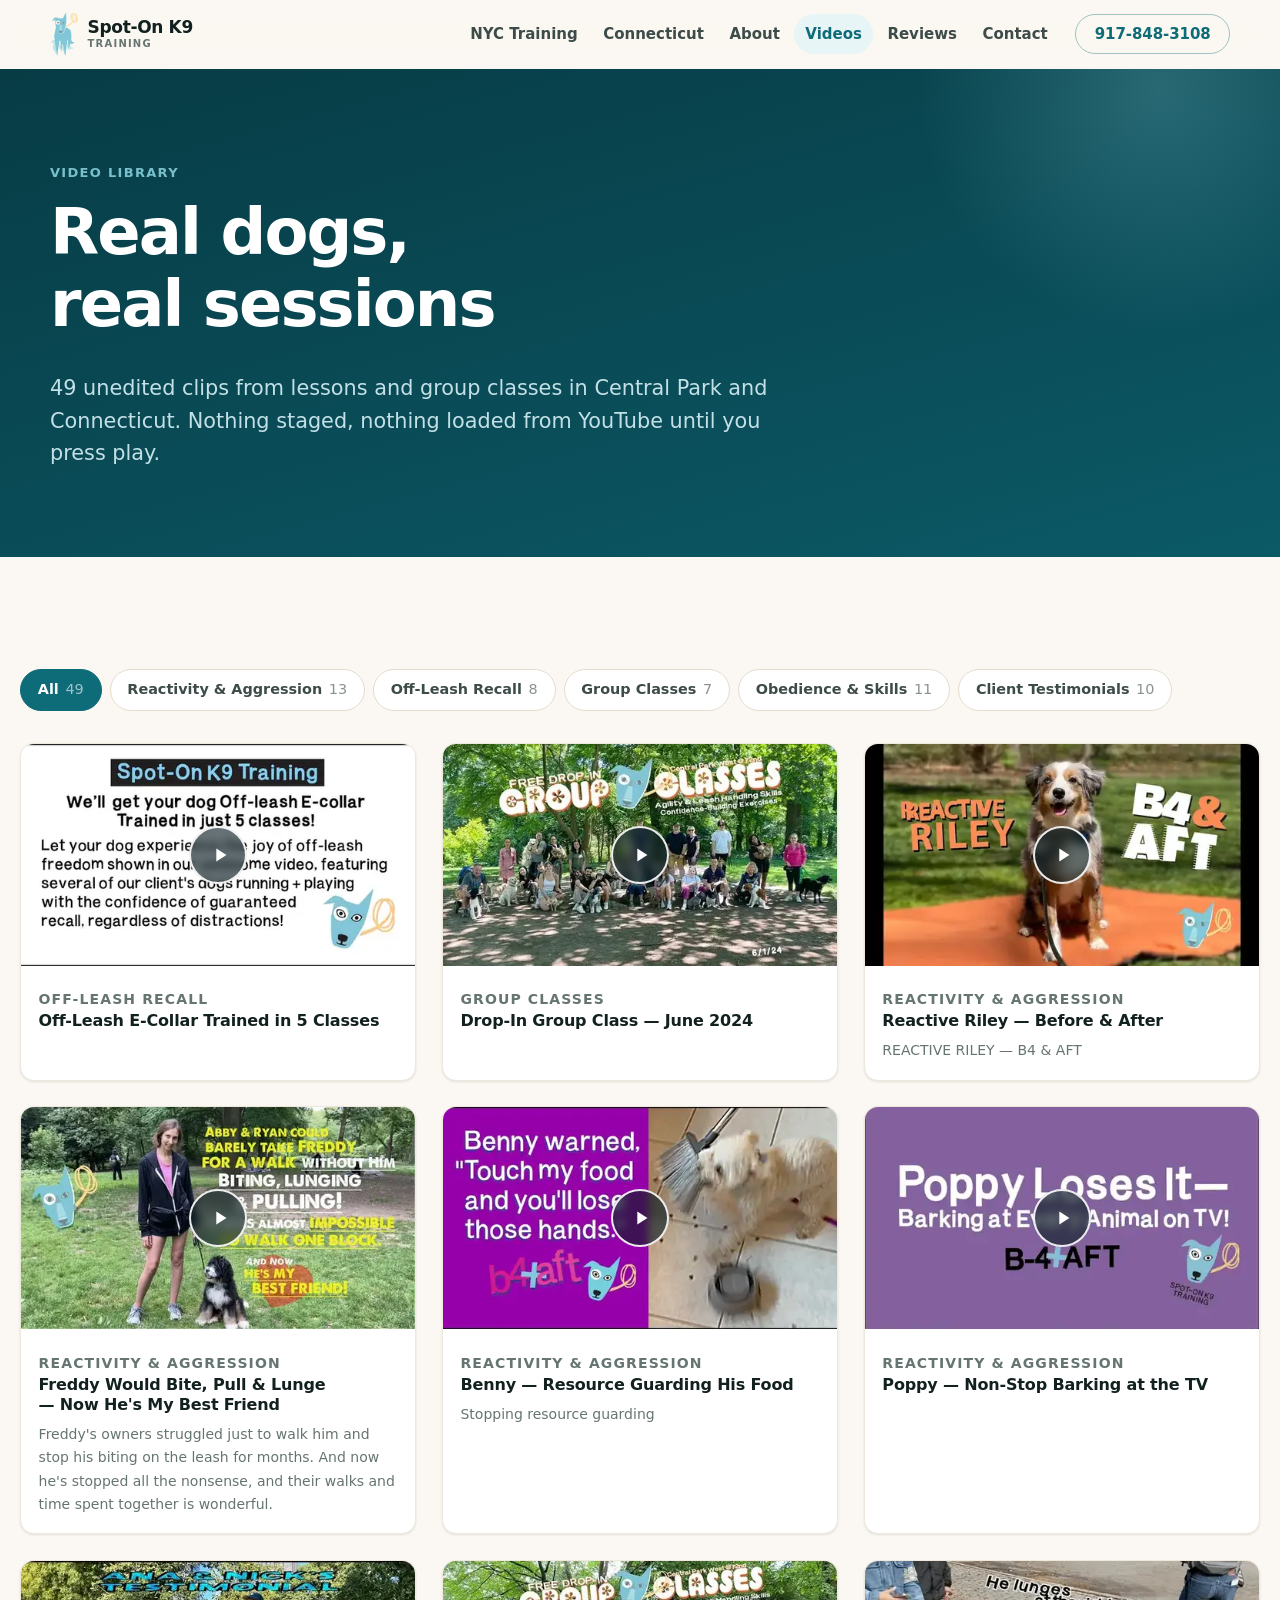
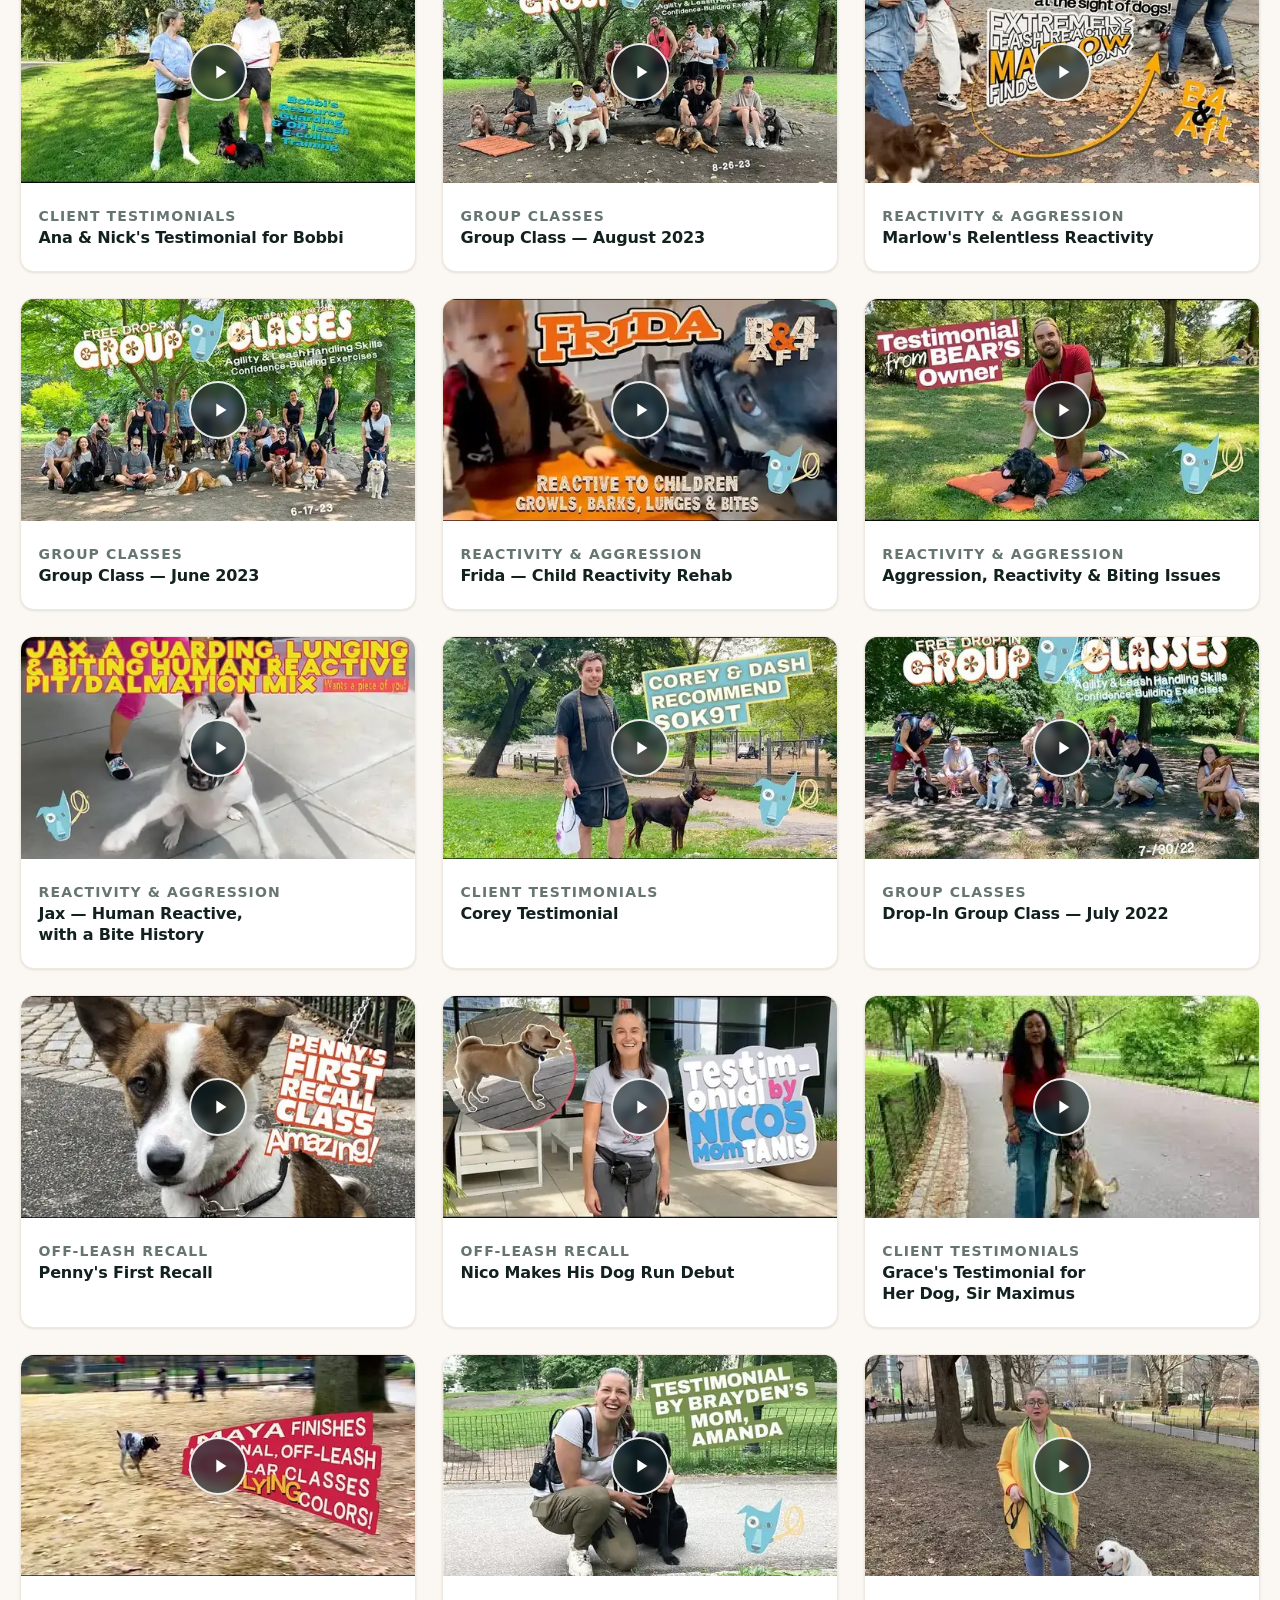
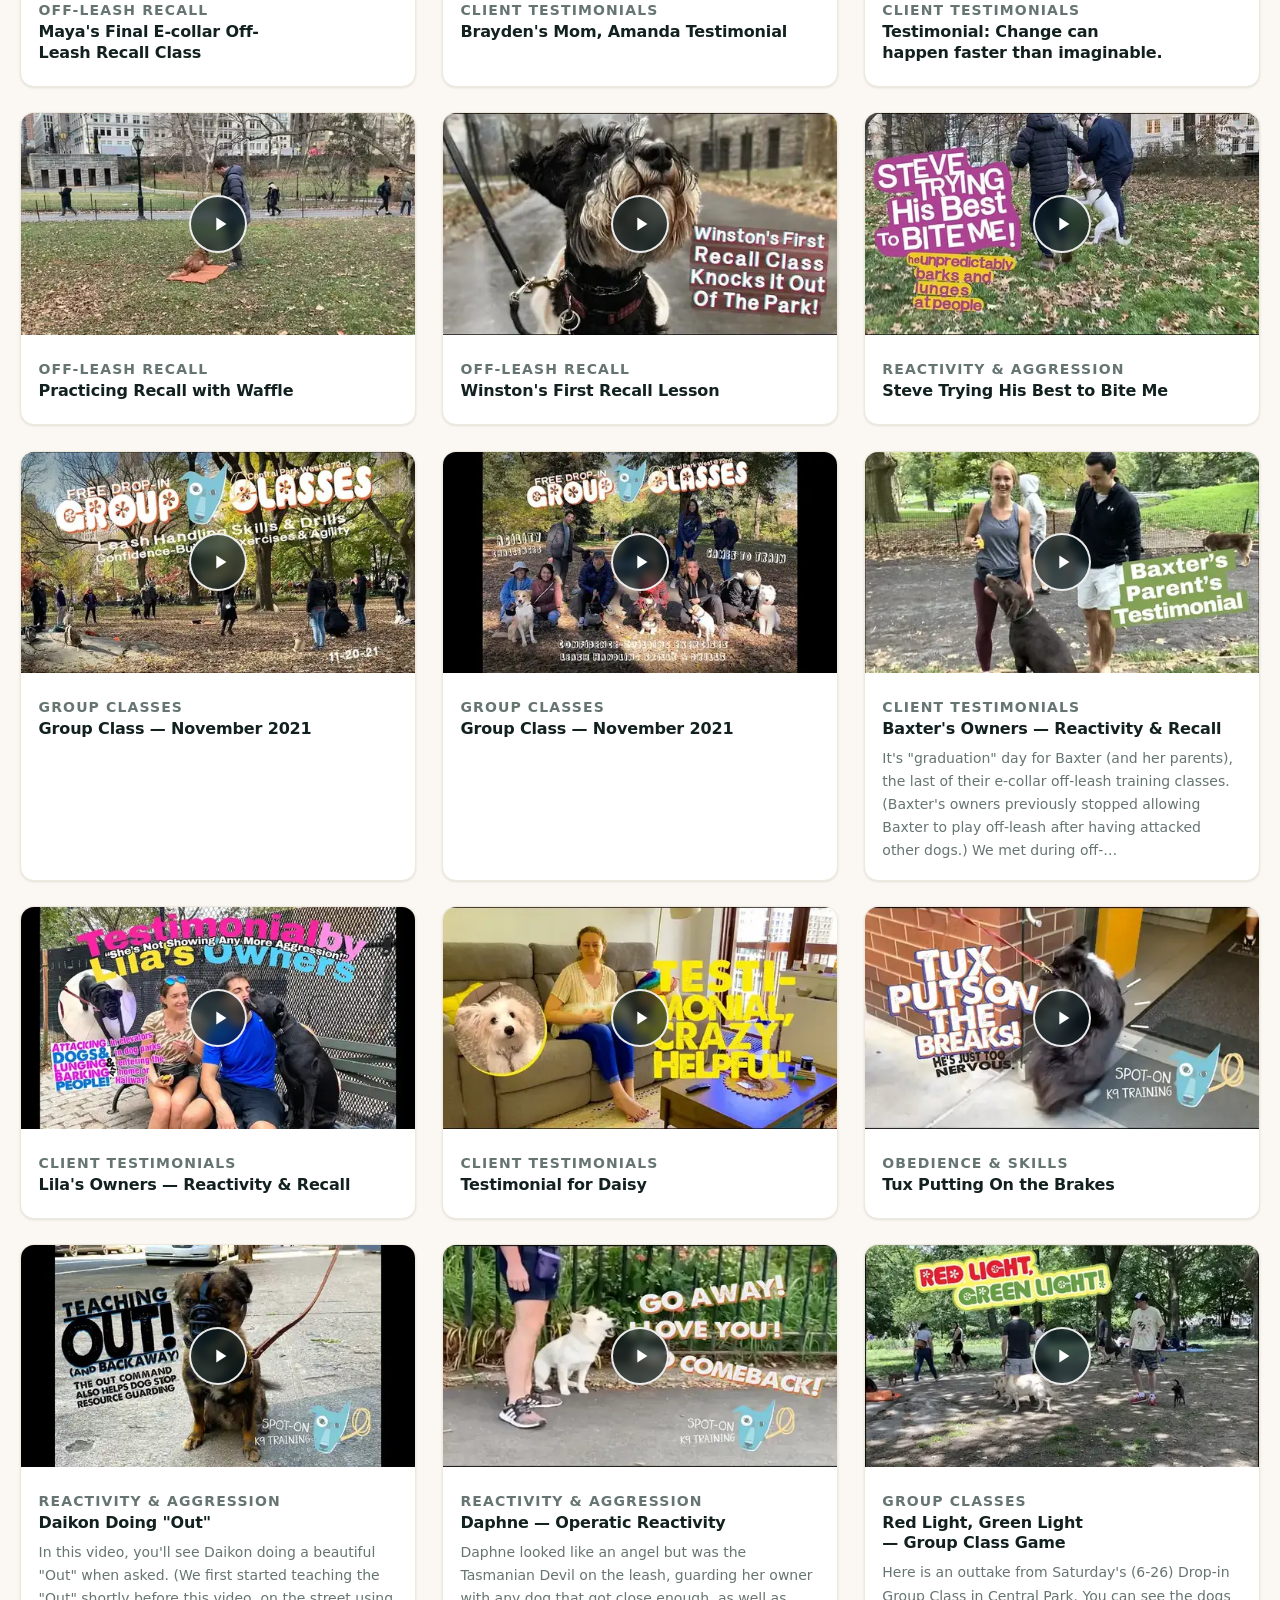
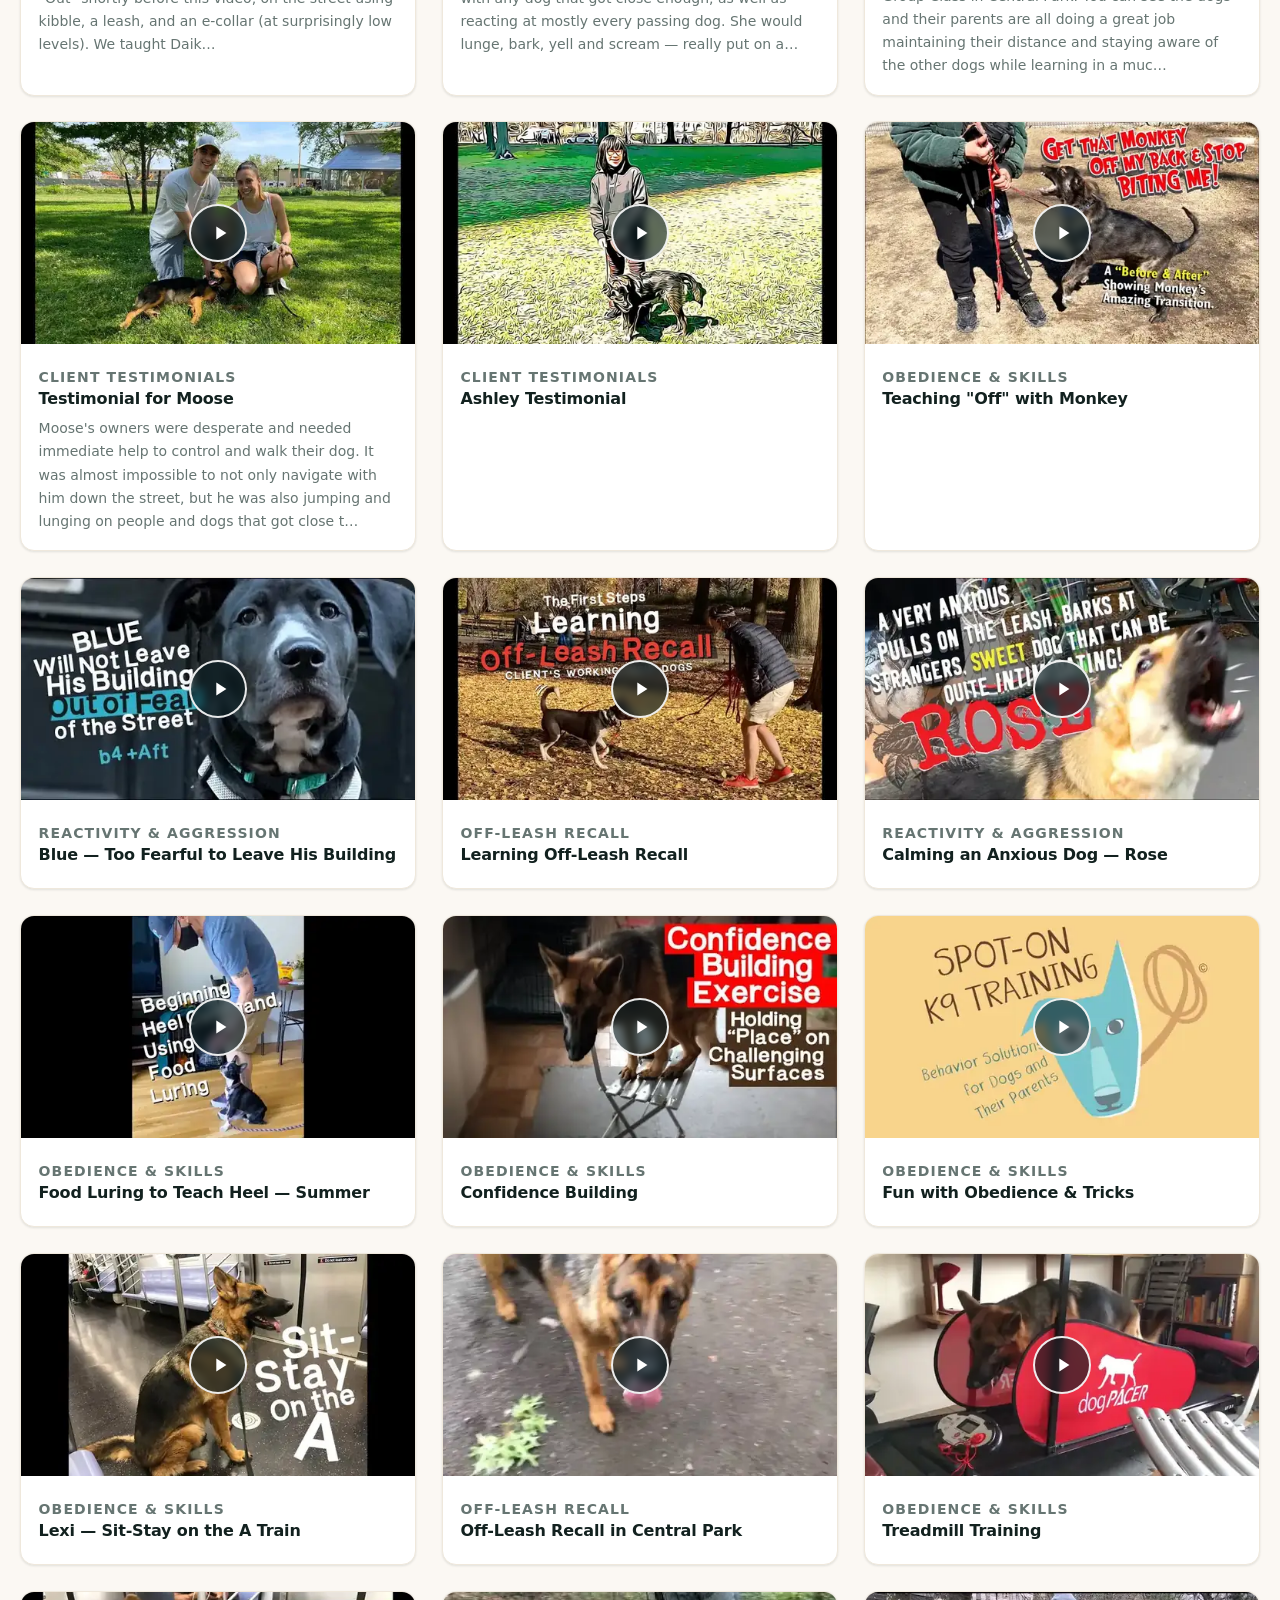
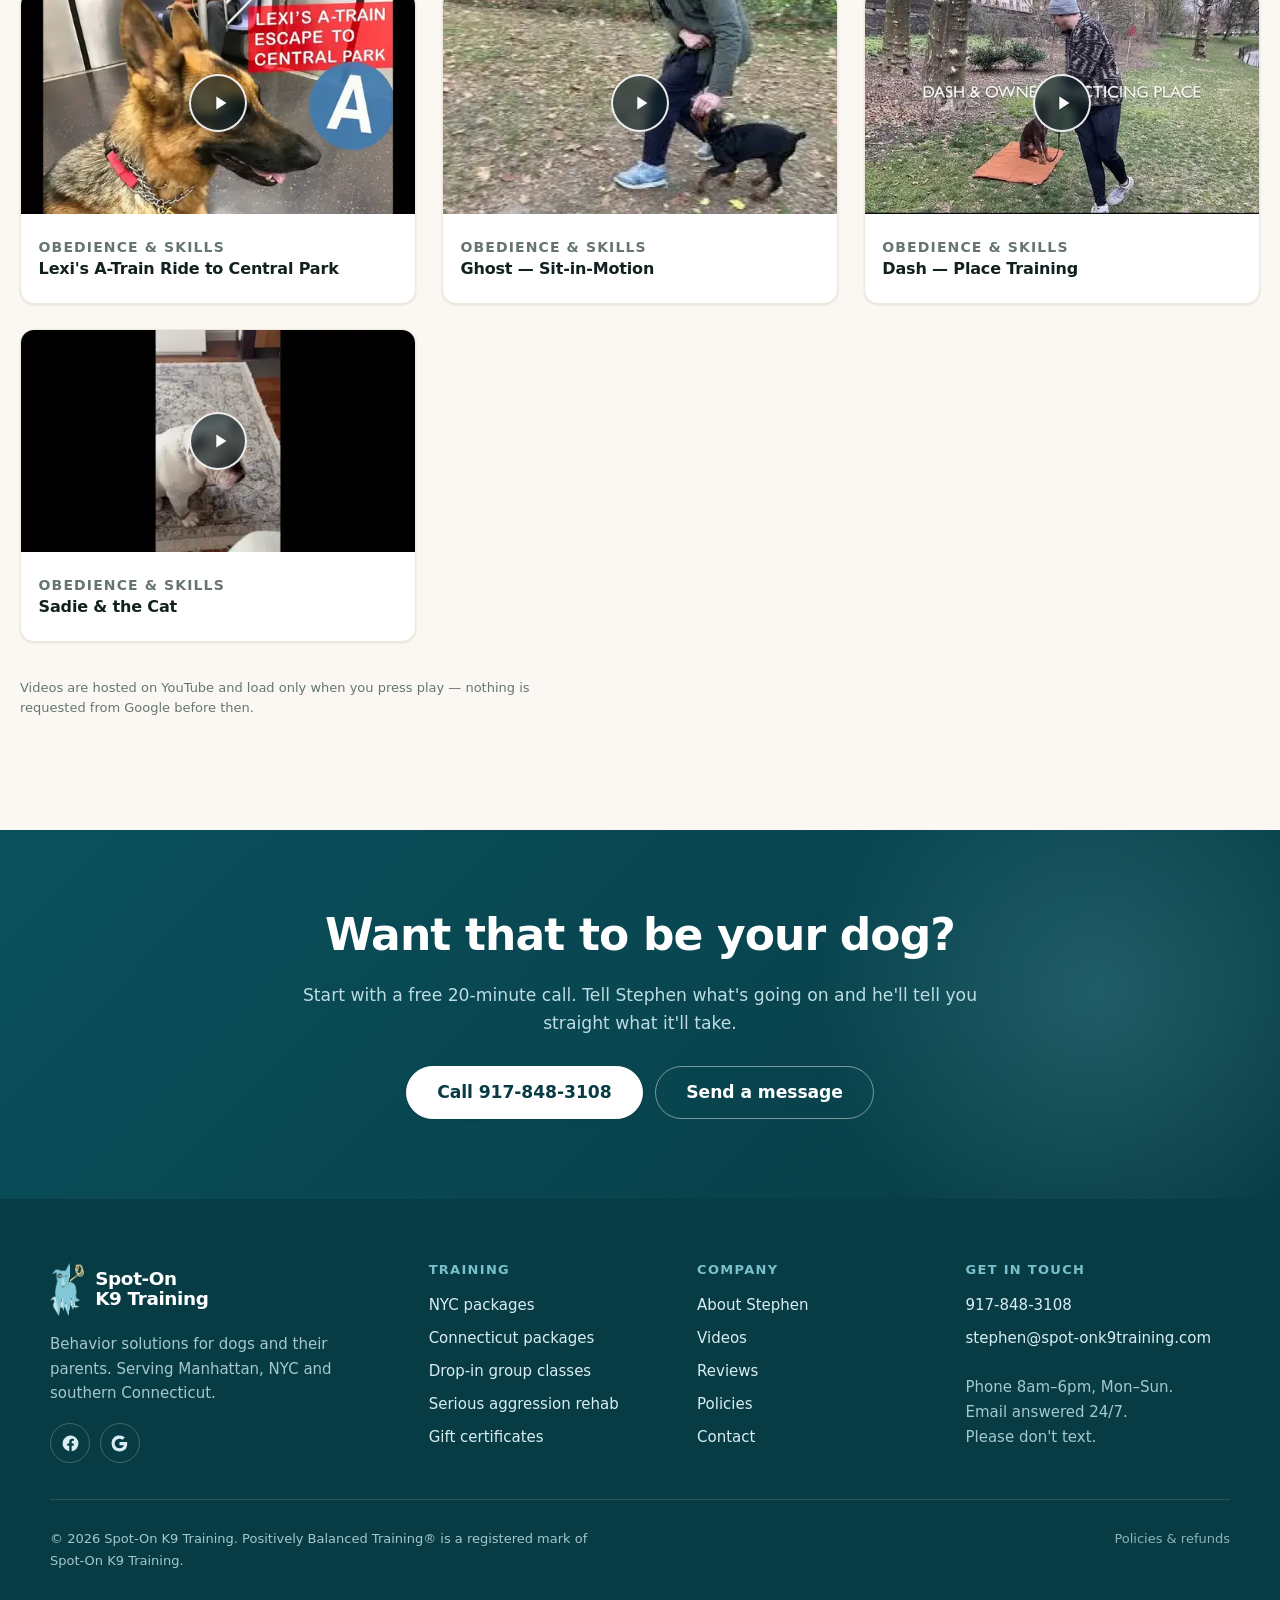
<file: videos.html>
<!DOCTYPE html>
<html lang="en">
<head>
<meta charset="utf-8">
<meta name="viewport" content="width=device-width, initial-scale=1">
<title>Training Videos | Spot-On K9 Training</title>
<meta name="description" content="49 unedited clips from real dog training sessions in NYC and Connecticut — reactivity and aggression rehab, off-leash e-collar recall, drop-in group classes, obedience work and client testimonials.">
<link rel="canonical" href="https://spot-onk9training.com/videos.html">

<meta property="og:type" content="website">
<meta property="og:site_name" content="Spot-On K9 Training">
<meta property="og:title" content="Training Videos | Spot-On K9 Training">
<meta property="og:description" content="49 unedited clips from real sessions — reactivity, recall, group classes and client testimonials.">
<meta property="og:url" content="https://spot-onk9training.com/videos.html">
<meta property="og:image" content="https://spot-onk9training.com/assets/photos/group-class.jpg">
<meta name="twitter:card" content="summary_large_image">

<link rel="icon" href="favicon.svg" type="image/svg+xml">
<link rel="apple-touch-icon" href="assets/logo/logo.png">
<link rel="stylesheet" href="css/styles.css">
</head>
<body>
<a class="skip-link" href="#main">Skip to content</a>

<header class="site-header">
  <div class="container site-header__inner">
    <a class="brand" href="index.html">
      <img src="assets/logo/mark.png" alt="" width="28" height="44">
      <span class="brand__name">Spot-On K9<span>Training</span></span>
    </a>
    <nav class="nav" id="primary-nav" aria-label="Main">
      <a href="nyc.html">NYC Training</a>
      <a href="connecticut.html">Connecticut</a>
      <a href="about.html">About</a>
      <a href="videos.html" aria-current="page">Videos</a>
      <a href="testimonials.html">Reviews</a>
      <a href="contact.html">Contact</a>
    </nav>
    <div class="header-cta">
      <a class="btn btn--outline btn--phone" href="tel:+19178483108">917-848-3108</a>
      <button class="nav-toggle" type="button" aria-expanded="false" aria-controls="primary-nav" aria-label="Open menu">
        <svg class="icon-open" viewBox="0 0 24 24" fill="none" stroke="currentColor" stroke-width="2" stroke-linecap="round" aria-hidden="true"><path d="M3 6h18M3 12h18M3 18h18"/></svg>
        <svg class="icon-close" viewBox="0 0 24 24" fill="none" stroke="currentColor" stroke-width="2" stroke-linecap="round" aria-hidden="true"><path d="M6 6l12 12M18 6L6 18"/></svg>
      </button>
    </div>
  </div>
</header>

<main id="main">

  <section class="page-hero">
    <div class="container">
      <div class="page-hero__inner">
        <p class="eyebrow">Video library</p>
        <h1>Real dogs, real sessions</h1>
        <p class="lede">49 unedited clips from lessons and group classes in Central Park and Connecticut. Nothing staged, nothing loaded from YouTube until you press play.</p>
      </div>
    </div>
  </section>

  <section class="section">
    <div class="container container--wide">

      <div class="chips" data-filter-bar role="group" aria-label="Filter videos by category">
        <button class="chip" type="button" data-cat="all" data-label="all categories" aria-pressed="true">All <span class="chip__count">49</span></button>
        <button class="chip" type="button" data-cat="reactivity" data-label="Reactivity &amp; Aggression" aria-pressed="false">Reactivity &amp; Aggression <span class="chip__count">13</span></button>
        <button class="chip" type="button" data-cat="recall" data-label="Off-Leash Recall" aria-pressed="false">Off-Leash Recall <span class="chip__count">8</span></button>
        <button class="chip" type="button" data-cat="group" data-label="Group Classes" aria-pressed="false">Group Classes <span class="chip__count">7</span></button>
        <button class="chip" type="button" data-cat="obedience" data-label="Obedience &amp; Skills" aria-pressed="false">Obedience &amp; Skills <span class="chip__count">11</span></button>
        <button class="chip" type="button" data-cat="testimonial" data-label="Client Testimonials" aria-pressed="false">Client Testimonials <span class="chip__count">10</span></button>
      </div>

      <p id="filter-status" class="visually-hidden" role="status" aria-live="polite">Showing 49 videos</p>

      <div class="video-grid">
        <article class="video-card" data-cat="recall">
          <button class="facade" type="button" data-video="b88bNadn-08" data-title="Off-Leash E-Collar Trained in 5 Classes" aria-label="Play video: Off-Leash E-Collar Trained in 5 Classes">
            <img src="assets/thumbs/yt-b88bNadn-08.webp" alt="" width="640" height="360">
            <span class="facade__play"><span><svg viewBox="0 0 24 24" fill="currentColor" aria-hidden="true"><path d="M8 5v14l11-7z"/></svg></span></span>
          </button>
          <div class="video-card__body">
            <p class="video-card__cat">Off-Leash Recall</p>
            <h3>Off-Leash E-Collar Trained in 5 Classes</h3>
          </div>
        </article>
        <article class="video-card" data-cat="group">
          <button class="facade" type="button" data-video="s6SNwdsbgeU" data-title="Drop-In Group Class — June 2024" aria-label="Play video: Drop-In Group Class — June 2024">
            <img src="assets/thumbs/yt-s6SNwdsbgeU.webp" alt="" width="640" height="360">
            <span class="facade__play"><span><svg viewBox="0 0 24 24" fill="currentColor" aria-hidden="true"><path d="M8 5v14l11-7z"/></svg></span></span>
          </button>
          <div class="video-card__body">
            <p class="video-card__cat">Group Classes</p>
            <h3>Drop-In Group Class — June 2024</h3>
          </div>
        </article>
        <article class="video-card" data-cat="reactivity">
          <button class="facade" type="button" data-video="_4ubyKowPXc" data-title="Reactive Riley — Before &amp; After" aria-label="Play video: Reactive Riley — Before &amp; After">
            <img src="assets/thumbs/yt-_4ubyKowPXc.webp" alt="" width="640" height="360">
            <span class="facade__play"><span><svg viewBox="0 0 24 24" fill="currentColor" aria-hidden="true"><path d="M8 5v14l11-7z"/></svg></span></span>
          </button>
          <div class="video-card__body">
            <p class="video-card__cat">Reactivity &amp; Aggression</p>
            <h3>Reactive Riley — Before &amp; After</h3>
            <p>REACTIVE RILEY — B4 &amp; AFT</p>
          </div>
        </article>
        <article class="video-card" data-cat="reactivity">
          <button class="facade" type="button" data-video="10ut3iudyeo" data-title="Freddy Would Bite, Pull &amp; Lunge — Now He&#x27;s My Best Friend" aria-label="Play video: Freddy Would Bite, Pull &amp; Lunge — Now He&#x27;s My Best Friend">
            <img src="assets/thumbs/yt-10ut3iudyeo.webp" alt="" width="640" height="360">
            <span class="facade__play"><span><svg viewBox="0 0 24 24" fill="currentColor" aria-hidden="true"><path d="M8 5v14l11-7z"/></svg></span></span>
          </button>
          <div class="video-card__body">
            <p class="video-card__cat">Reactivity &amp; Aggression</p>
            <h3>Freddy Would Bite, Pull &amp; Lunge — Now He&#x27;s My Best Friend</h3>
            <p>Freddy&#x27;s owners struggled just to walk him and stop his biting on the leash for months. And now he&#x27;s stopped all the nonsense, and their walks and time spent together is wonderful.</p>
          </div>
        </article>
        <article class="video-card" data-cat="reactivity">
          <button class="facade" type="button" data-video="eh9vMKXR3rE" data-title="Benny — Resource Guarding His Food" aria-label="Play video: Benny — Resource Guarding His Food">
            <img src="assets/thumbs/yt-eh9vMKXR3rE.webp" alt="" width="640" height="360">
            <span class="facade__play"><span><svg viewBox="0 0 24 24" fill="currentColor" aria-hidden="true"><path d="M8 5v14l11-7z"/></svg></span></span>
          </button>
          <div class="video-card__body">
            <p class="video-card__cat">Reactivity &amp; Aggression</p>
            <h3>Benny — Resource Guarding His Food</h3>
            <p>Stopping resource guarding</p>
          </div>
        </article>
        <article class="video-card" data-cat="reactivity">
          <button class="facade" type="button" data-video="MkZWI-Z_-gE" data-title="Poppy — Non-Stop Barking at the TV" aria-label="Play video: Poppy — Non-Stop Barking at the TV">
            <img src="assets/thumbs/yt-MkZWI-Z_-gE.webp" alt="" width="640" height="360">
            <span class="facade__play"><span><svg viewBox="0 0 24 24" fill="currentColor" aria-hidden="true"><path d="M8 5v14l11-7z"/></svg></span></span>
          </button>
          <div class="video-card__body">
            <p class="video-card__cat">Reactivity &amp; Aggression</p>
            <h3>Poppy — Non-Stop Barking at the TV</h3>
          </div>
        </article>
        <article class="video-card" data-cat="testimonial">
          <button class="facade" type="button" data-video="xwVLWcyvY-M" data-title="Ana &amp; Nick&#x27;s Testimonial for Bobbi" aria-label="Play video: Ana &amp; Nick&#x27;s Testimonial for Bobbi">
            <img src="assets/thumbs/yt-xwVLWcyvY-M.webp" alt="" width="640" height="360" loading="lazy">
            <span class="facade__play"><span><svg viewBox="0 0 24 24" fill="currentColor" aria-hidden="true"><path d="M8 5v14l11-7z"/></svg></span></span>
          </button>
          <div class="video-card__body">
            <p class="video-card__cat">Client Testimonials</p>
            <h3>Ana &amp; Nick&#x27;s Testimonial for Bobbi</h3>
          </div>
        </article>
        <article class="video-card" data-cat="group">
          <button class="facade" type="button" data-video="qSc2N-e7Xt4" data-title="Group Class — August 2023" aria-label="Play video: Group Class — August 2023">
            <img src="assets/thumbs/yt-qSc2N-e7Xt4.webp" alt="" width="640" height="360" loading="lazy">
            <span class="facade__play"><span><svg viewBox="0 0 24 24" fill="currentColor" aria-hidden="true"><path d="M8 5v14l11-7z"/></svg></span></span>
          </button>
          <div class="video-card__body">
            <p class="video-card__cat">Group Classes</p>
            <h3>Group Class — August 2023</h3>
          </div>
        </article>
        <article class="video-card" data-cat="reactivity">
          <button class="facade" type="button" data-video="m_8kLR-CWfA" data-title="Marlow&#x27;s Relentless Reactivity" aria-label="Play video: Marlow&#x27;s Relentless Reactivity">
            <img src="assets/thumbs/yt-m_8kLR-CWfA.webp" alt="" width="640" height="360" loading="lazy">
            <span class="facade__play"><span><svg viewBox="0 0 24 24" fill="currentColor" aria-hidden="true"><path d="M8 5v14l11-7z"/></svg></span></span>
          </button>
          <div class="video-card__body">
            <p class="video-card__cat">Reactivity &amp; Aggression</p>
            <h3>Marlow&#x27;s Relentless Reactivity</h3>
          </div>
        </article>
        <article class="video-card" data-cat="group">
          <button class="facade" type="button" data-video="R-U8DjqN8ro" data-title="Group Class — June 2023" aria-label="Play video: Group Class — June 2023">
            <img src="assets/thumbs/yt-R-U8DjqN8ro.webp" alt="" width="640" height="360" loading="lazy">
            <span class="facade__play"><span><svg viewBox="0 0 24 24" fill="currentColor" aria-hidden="true"><path d="M8 5v14l11-7z"/></svg></span></span>
          </button>
          <div class="video-card__body">
            <p class="video-card__cat">Group Classes</p>
            <h3>Group Class — June 2023</h3>
          </div>
        </article>
        <article class="video-card" data-cat="reactivity">
          <button class="facade" type="button" data-video="If7oBqeAI4M" data-title="Frida — Child Reactivity Rehab" aria-label="Play video: Frida — Child Reactivity Rehab">
            <img src="assets/thumbs/yt-If7oBqeAI4M.webp" alt="" width="640" height="360" loading="lazy">
            <span class="facade__play"><span><svg viewBox="0 0 24 24" fill="currentColor" aria-hidden="true"><path d="M8 5v14l11-7z"/></svg></span></span>
          </button>
          <div class="video-card__body">
            <p class="video-card__cat">Reactivity &amp; Aggression</p>
            <h3>Frida — Child Reactivity Rehab</h3>
          </div>
        </article>
        <article class="video-card" data-cat="reactivity">
          <button class="facade" type="button" data-video="GZ45fJ5157Y" data-title="Aggression, Reactivity &amp; Biting Issues" aria-label="Play video: Aggression, Reactivity &amp; Biting Issues">
            <img src="assets/thumbs/yt-GZ45fJ5157Y.webp" alt="" width="640" height="360" loading="lazy">
            <span class="facade__play"><span><svg viewBox="0 0 24 24" fill="currentColor" aria-hidden="true"><path d="M8 5v14l11-7z"/></svg></span></span>
          </button>
          <div class="video-card__body">
            <p class="video-card__cat">Reactivity &amp; Aggression</p>
            <h3>Aggression, Reactivity &amp; Biting Issues</h3>
          </div>
        </article>
        <article class="video-card" data-cat="reactivity">
          <button class="facade" type="button" data-video="3SSDIkML6Pg" data-title="Jax — Human Reactive, with a Bite History" aria-label="Play video: Jax — Human Reactive, with a Bite History">
            <img src="assets/thumbs/yt-3SSDIkML6Pg.webp" alt="" width="640" height="360" loading="lazy">
            <span class="facade__play"><span><svg viewBox="0 0 24 24" fill="currentColor" aria-hidden="true"><path d="M8 5v14l11-7z"/></svg></span></span>
          </button>
          <div class="video-card__body">
            <p class="video-card__cat">Reactivity &amp; Aggression</p>
            <h3>Jax — Human Reactive, with a Bite History</h3>
          </div>
        </article>
        <article class="video-card" data-cat="testimonial">
          <button class="facade" type="button" data-video="usMhAV50JJU" data-title="Corey Testimonial" aria-label="Play video: Corey Testimonial">
            <img src="assets/thumbs/yt-usMhAV50JJU.webp" alt="" width="640" height="360" loading="lazy">
            <span class="facade__play"><span><svg viewBox="0 0 24 24" fill="currentColor" aria-hidden="true"><path d="M8 5v14l11-7z"/></svg></span></span>
          </button>
          <div class="video-card__body">
            <p class="video-card__cat">Client Testimonials</p>
            <h3>Corey Testimonial</h3>
          </div>
        </article>
        <article class="video-card" data-cat="group">
          <button class="facade" type="button" data-video="j96Z-ptlzAg" data-title="Drop-In Group Class — July 2022" aria-label="Play video: Drop-In Group Class — July 2022">
            <img src="assets/thumbs/yt-j96Z-ptlzAg.webp" alt="" width="640" height="360" loading="lazy">
            <span class="facade__play"><span><svg viewBox="0 0 24 24" fill="currentColor" aria-hidden="true"><path d="M8 5v14l11-7z"/></svg></span></span>
          </button>
          <div class="video-card__body">
            <p class="video-card__cat">Group Classes</p>
            <h3>Drop-In Group Class — July 2022</h3>
          </div>
        </article>
        <article class="video-card" data-cat="recall">
          <button class="facade" type="button" data-video="XoBawu3gkbg" data-title="Penny&#x27;s First Recall" aria-label="Play video: Penny&#x27;s First Recall">
            <img src="assets/thumbs/yt-XoBawu3gkbg.webp" alt="" width="640" height="360" loading="lazy">
            <span class="facade__play"><span><svg viewBox="0 0 24 24" fill="currentColor" aria-hidden="true"><path d="M8 5v14l11-7z"/></svg></span></span>
          </button>
          <div class="video-card__body">
            <p class="video-card__cat">Off-Leash Recall</p>
            <h3>Penny&#x27;s First Recall</h3>
          </div>
        </article>
        <article class="video-card" data-cat="recall">
          <button class="facade" type="button" data-video="ISrfwJmebBU" data-title="Nico Makes His Dog Run Debut" aria-label="Play video: Nico Makes His Dog Run Debut">
            <img src="assets/thumbs/yt-ISrfwJmebBU.webp" alt="" width="640" height="360" loading="lazy">
            <span class="facade__play"><span><svg viewBox="0 0 24 24" fill="currentColor" aria-hidden="true"><path d="M8 5v14l11-7z"/></svg></span></span>
          </button>
          <div class="video-card__body">
            <p class="video-card__cat">Off-Leash Recall</p>
            <h3>Nico Makes His Dog Run Debut</h3>
          </div>
        </article>
        <article class="video-card" data-cat="testimonial">
          <button class="facade" type="button" data-video="qpRpj82dEac" data-title="Grace&#x27;s Testimonial for Her Dog, Sir Maximus" aria-label="Play video: Grace&#x27;s Testimonial for Her Dog, Sir Maximus">
            <img src="assets/thumbs/yt-qpRpj82dEac.webp" alt="" width="640" height="360" loading="lazy">
            <span class="facade__play"><span><svg viewBox="0 0 24 24" fill="currentColor" aria-hidden="true"><path d="M8 5v14l11-7z"/></svg></span></span>
          </button>
          <div class="video-card__body">
            <p class="video-card__cat">Client Testimonials</p>
            <h3>Grace&#x27;s Testimonial for Her Dog, Sir Maximus</h3>
          </div>
        </article>
        <article class="video-card" data-cat="recall">
          <button class="facade" type="button" data-video="nhrJjutoTc4" data-title="Maya&#x27;s Final E-collar Off-Leash Recall Class" aria-label="Play video: Maya&#x27;s Final E-collar Off-Leash Recall Class">
            <img src="assets/thumbs/yt-nhrJjutoTc4.webp" alt="" width="640" height="360" loading="lazy">
            <span class="facade__play"><span><svg viewBox="0 0 24 24" fill="currentColor" aria-hidden="true"><path d="M8 5v14l11-7z"/></svg></span></span>
          </button>
          <div class="video-card__body">
            <p class="video-card__cat">Off-Leash Recall</p>
            <h3>Maya&#x27;s Final E-collar Off-Leash Recall Class</h3>
          </div>
        </article>
        <article class="video-card" data-cat="testimonial">
          <button class="facade" type="button" data-video="AhZOhCTY4gk" data-title="Brayden&#x27;s Mom, Amanda Testimonial" aria-label="Play video: Brayden&#x27;s Mom, Amanda Testimonial">
            <img src="assets/thumbs/yt-AhZOhCTY4gk.webp" alt="" width="640" height="360" loading="lazy">
            <span class="facade__play"><span><svg viewBox="0 0 24 24" fill="currentColor" aria-hidden="true"><path d="M8 5v14l11-7z"/></svg></span></span>
          </button>
          <div class="video-card__body">
            <p class="video-card__cat">Client Testimonials</p>
            <h3>Brayden&#x27;s Mom, Amanda Testimonial</h3>
          </div>
        </article>
        <article class="video-card" data-cat="testimonial">
          <button class="facade" type="button" data-video="J1wopmBjiGo" data-title="Testimonial: Change can happen faster than imaginable." aria-label="Play video: Testimonial: Change can happen faster than imaginable.">
            <img src="assets/thumbs/yt-J1wopmBjiGo.webp" alt="" width="640" height="360" loading="lazy">
            <span class="facade__play"><span><svg viewBox="0 0 24 24" fill="currentColor" aria-hidden="true"><path d="M8 5v14l11-7z"/></svg></span></span>
          </button>
          <div class="video-card__body">
            <p class="video-card__cat">Client Testimonials</p>
            <h3>Testimonial: Change can happen faster than imaginable.</h3>
          </div>
        </article>
        <article class="video-card" data-cat="recall">
          <button class="facade" type="button" data-video="jmHPv3GQq6A" data-title="Practicing Recall with Waffle" aria-label="Play video: Practicing Recall with Waffle">
            <img src="assets/thumbs/yt-jmHPv3GQq6A.webp" alt="" width="640" height="360" loading="lazy">
            <span class="facade__play"><span><svg viewBox="0 0 24 24" fill="currentColor" aria-hidden="true"><path d="M8 5v14l11-7z"/></svg></span></span>
          </button>
          <div class="video-card__body">
            <p class="video-card__cat">Off-Leash Recall</p>
            <h3>Practicing Recall with Waffle</h3>
          </div>
        </article>
        <article class="video-card" data-cat="recall">
          <button class="facade" type="button" data-video="DcR55u3Y508" data-title="Winston&#x27;s First Recall Lesson" aria-label="Play video: Winston&#x27;s First Recall Lesson">
            <img src="assets/thumbs/yt-DcR55u3Y508.webp" alt="" width="640" height="360" loading="lazy">
            <span class="facade__play"><span><svg viewBox="0 0 24 24" fill="currentColor" aria-hidden="true"><path d="M8 5v14l11-7z"/></svg></span></span>
          </button>
          <div class="video-card__body">
            <p class="video-card__cat">Off-Leash Recall</p>
            <h3>Winston&#x27;s First Recall Lesson</h3>
          </div>
        </article>
        <article class="video-card" data-cat="reactivity">
          <button class="facade" type="button" data-video="jPE1-cC-PnY" data-title="Steve Trying His Best to Bite Me" aria-label="Play video: Steve Trying His Best to Bite Me">
            <img src="assets/thumbs/yt-jPE1-cC-PnY.webp" alt="" width="640" height="360" loading="lazy">
            <span class="facade__play"><span><svg viewBox="0 0 24 24" fill="currentColor" aria-hidden="true"><path d="M8 5v14l11-7z"/></svg></span></span>
          </button>
          <div class="video-card__body">
            <p class="video-card__cat">Reactivity &amp; Aggression</p>
            <h3>Steve Trying His Best to Bite Me</h3>
          </div>
        </article>
        <article class="video-card" data-cat="group">
          <button class="facade" type="button" data-video="0ZT0qnMl0AU" data-title="Group Class — November 2021" aria-label="Play video: Group Class — November 2021">
            <img src="assets/thumbs/yt-0ZT0qnMl0AU.webp" alt="" width="640" height="360" loading="lazy">
            <span class="facade__play"><span><svg viewBox="0 0 24 24" fill="currentColor" aria-hidden="true"><path d="M8 5v14l11-7z"/></svg></span></span>
          </button>
          <div class="video-card__body">
            <p class="video-card__cat">Group Classes</p>
            <h3>Group Class — November 2021</h3>
          </div>
        </article>
        <article class="video-card" data-cat="group">
          <button class="facade" type="button" data-video="Ouz0sQwC6wM" data-title="Group Class — November 2021" aria-label="Play video: Group Class — November 2021">
            <img src="assets/thumbs/yt-Ouz0sQwC6wM.webp" alt="" width="640" height="360" loading="lazy">
            <span class="facade__play"><span><svg viewBox="0 0 24 24" fill="currentColor" aria-hidden="true"><path d="M8 5v14l11-7z"/></svg></span></span>
          </button>
          <div class="video-card__body">
            <p class="video-card__cat">Group Classes</p>
            <h3>Group Class — November 2021</h3>
          </div>
        </article>
        <article class="video-card" data-cat="testimonial">
          <button class="facade" type="button" data-video="pbIgbibeREk" data-title="Baxter&#x27;s Owners — Reactivity &amp; Recall" aria-label="Play video: Baxter&#x27;s Owners — Reactivity &amp; Recall">
            <img src="assets/thumbs/yt-pbIgbibeREk.webp" alt="" width="640" height="360" loading="lazy">
            <span class="facade__play"><span><svg viewBox="0 0 24 24" fill="currentColor" aria-hidden="true"><path d="M8 5v14l11-7z"/></svg></span></span>
          </button>
          <div class="video-card__body">
            <p class="video-card__cat">Client Testimonials</p>
            <h3>Baxter&#x27;s Owners — Reactivity &amp; Recall</h3>
            <p>It&#x27;s &quot;graduation&quot; day for Baxter (and her parents), the last of their e-collar off-leash training classes. (Baxter&#x27;s owners previously stopped allowing Baxter to play off-leash after having attacked other dogs.) We met during off-…</p>
          </div>
        </article>
        <article class="video-card" data-cat="testimonial">
          <button class="facade" type="button" data-video="LfT3_lUK9SA" data-title="Lila&#x27;s Owners — Reactivity &amp; Recall" aria-label="Play video: Lila&#x27;s Owners — Reactivity &amp; Recall">
            <img src="assets/thumbs/yt-LfT3_lUK9SA.webp" alt="" width="640" height="360" loading="lazy">
            <span class="facade__play"><span><svg viewBox="0 0 24 24" fill="currentColor" aria-hidden="true"><path d="M8 5v14l11-7z"/></svg></span></span>
          </button>
          <div class="video-card__body">
            <p class="video-card__cat">Client Testimonials</p>
            <h3>Lila&#x27;s Owners — Reactivity &amp; Recall</h3>
          </div>
        </article>
        <article class="video-card" data-cat="testimonial">
          <button class="facade" type="button" data-video="zf-hFeawSZw" data-title="Testimonial for Daisy" aria-label="Play video: Testimonial for Daisy">
            <img src="assets/thumbs/yt-zf-hFeawSZw.webp" alt="" width="640" height="360" loading="lazy">
            <span class="facade__play"><span><svg viewBox="0 0 24 24" fill="currentColor" aria-hidden="true"><path d="M8 5v14l11-7z"/></svg></span></span>
          </button>
          <div class="video-card__body">
            <p class="video-card__cat">Client Testimonials</p>
            <h3>Testimonial for Daisy</h3>
          </div>
        </article>
        <article class="video-card" data-cat="obedience">
          <button class="facade" type="button" data-video="dYLtJSPcU1Y" data-title="Tux Putting On the Brakes" aria-label="Play video: Tux Putting On the Brakes">
            <img src="assets/thumbs/yt-dYLtJSPcU1Y.webp" alt="" width="640" height="360" loading="lazy">
            <span class="facade__play"><span><svg viewBox="0 0 24 24" fill="currentColor" aria-hidden="true"><path d="M8 5v14l11-7z"/></svg></span></span>
          </button>
          <div class="video-card__body">
            <p class="video-card__cat">Obedience &amp; Skills</p>
            <h3>Tux Putting On the Brakes</h3>
          </div>
        </article>
        <article class="video-card" data-cat="reactivity">
          <button class="facade" type="button" data-video="Nz0HSTBh7wQ" data-title="Daikon Doing &quot;Out&quot;" aria-label="Play video: Daikon Doing &quot;Out&quot;">
            <img src="assets/thumbs/yt-Nz0HSTBh7wQ.webp" alt="" width="640" height="360" loading="lazy">
            <span class="facade__play"><span><svg viewBox="0 0 24 24" fill="currentColor" aria-hidden="true"><path d="M8 5v14l11-7z"/></svg></span></span>
          </button>
          <div class="video-card__body">
            <p class="video-card__cat">Reactivity &amp; Aggression</p>
            <h3>Daikon Doing &quot;Out&quot;</h3>
            <p>In this video, you&#x27;ll see Daikon doing a beautiful &quot;Out&quot; when asked. (We first started teaching the &quot;Out&quot; shortly before this video, on the street using kibble, a leash, and an e-collar (at surprisingly low levels). We taught Daik…</p>
          </div>
        </article>
        <article class="video-card" data-cat="reactivity">
          <button class="facade" type="button" data-video="06UMMlUlxY4" data-title="Daphne — Operatic Reactivity" aria-label="Play video: Daphne — Operatic Reactivity">
            <img src="assets/thumbs/yt-06UMMlUlxY4.webp" alt="" width="640" height="360" loading="lazy">
            <span class="facade__play"><span><svg viewBox="0 0 24 24" fill="currentColor" aria-hidden="true"><path d="M8 5v14l11-7z"/></svg></span></span>
          </button>
          <div class="video-card__body">
            <p class="video-card__cat">Reactivity &amp; Aggression</p>
            <h3>Daphne — Operatic Reactivity</h3>
            <p>Daphne looked like an angel but was the Tasmanian Devil on the leash, guarding her owner with any dog that got close enough, as well as reacting at mostly every passing dog. She would lunge, bark, yell and scream — really put on a…</p>
          </div>
        </article>
        <article class="video-card" data-cat="group">
          <button class="facade" type="button" data-video="HSG5bHmGruE" data-title="Red Light, Green Light — Group Class Game" aria-label="Play video: Red Light, Green Light — Group Class Game">
            <img src="assets/thumbs/yt-HSG5bHmGruE.webp" alt="" width="640" height="360" loading="lazy">
            <span class="facade__play"><span><svg viewBox="0 0 24 24" fill="currentColor" aria-hidden="true"><path d="M8 5v14l11-7z"/></svg></span></span>
          </button>
          <div class="video-card__body">
            <p class="video-card__cat">Group Classes</p>
            <h3>Red Light, Green Light — Group Class Game</h3>
            <p>Here is an outtake from Saturday&#x27;s (6-26) Drop-in Group Class in Central Park. You can see the dogs and their parents are all doing a great job maintaining their distance and staying aware of the other dogs while learning in a muc…</p>
          </div>
        </article>
        <article class="video-card" data-cat="testimonial">
          <button class="facade" type="button" data-video="tygV5pgotuo" data-title="Testimonial for Moose" aria-label="Play video: Testimonial for Moose">
            <img src="assets/thumbs/yt-tygV5pgotuo.webp" alt="" width="640" height="360" loading="lazy">
            <span class="facade__play"><span><svg viewBox="0 0 24 24" fill="currentColor" aria-hidden="true"><path d="M8 5v14l11-7z"/></svg></span></span>
          </button>
          <div class="video-card__body">
            <p class="video-card__cat">Client Testimonials</p>
            <h3>Testimonial for Moose</h3>
            <p>Moose&#x27;s owners were desperate and needed immediate help to control and walk their dog. It was almost impossible to not only navigate with him down the street, but he was also jumping and lunging on people and dogs that got close t…</p>
          </div>
        </article>
        <article class="video-card" data-cat="testimonial">
          <button class="facade" type="button" data-video="kEZFoucyQ1g" data-title="Ashley Testimonial" aria-label="Play video: Ashley Testimonial">
            <img src="assets/thumbs/yt-kEZFoucyQ1g.webp" alt="" width="640" height="360" loading="lazy">
            <span class="facade__play"><span><svg viewBox="0 0 24 24" fill="currentColor" aria-hidden="true"><path d="M8 5v14l11-7z"/></svg></span></span>
          </button>
          <div class="video-card__body">
            <p class="video-card__cat">Client Testimonials</p>
            <h3>Ashley Testimonial</h3>
          </div>
        </article>
        <article class="video-card" data-cat="obedience">
          <button class="facade" type="button" data-video="QmwnUlnGEA8" data-title="Teaching &quot;Off&quot; with Monkey" aria-label="Play video: Teaching &quot;Off&quot; with Monkey">
            <img src="assets/thumbs/yt-QmwnUlnGEA8.webp" alt="" width="640" height="360" loading="lazy">
            <span class="facade__play"><span><svg viewBox="0 0 24 24" fill="currentColor" aria-hidden="true"><path d="M8 5v14l11-7z"/></svg></span></span>
          </button>
          <div class="video-card__body">
            <p class="video-card__cat">Obedience &amp; Skills</p>
            <h3>Teaching &quot;Off&quot; with Monkey</h3>
          </div>
        </article>
        <article class="video-card" data-cat="reactivity">
          <button class="facade" type="button" data-video="D6obwVz8Fjs" data-title="Blue — Too Fearful to Leave His Building" aria-label="Play video: Blue — Too Fearful to Leave His Building">
            <img src="assets/thumbs/yt-D6obwVz8Fjs.webp" alt="" width="640" height="360" loading="lazy">
            <span class="facade__play"><span><svg viewBox="0 0 24 24" fill="currentColor" aria-hidden="true"><path d="M8 5v14l11-7z"/></svg></span></span>
          </button>
          <div class="video-card__body">
            <p class="video-card__cat">Reactivity &amp; Aggression</p>
            <h3>Blue — Too Fearful to Leave His Building</h3>
          </div>
        </article>
        <article class="video-card" data-cat="recall">
          <button class="facade" type="button" data-video="Ch7QYEJDfKg" data-title="Learning Off-Leash Recall" aria-label="Play video: Learning Off-Leash Recall">
            <img src="assets/thumbs/yt-Ch7QYEJDfKg.webp" alt="" width="640" height="360" loading="lazy">
            <span class="facade__play"><span><svg viewBox="0 0 24 24" fill="currentColor" aria-hidden="true"><path d="M8 5v14l11-7z"/></svg></span></span>
          </button>
          <div class="video-card__body">
            <p class="video-card__cat">Off-Leash Recall</p>
            <h3>Learning Off-Leash Recall</h3>
          </div>
        </article>
        <article class="video-card" data-cat="reactivity">
          <button class="facade" type="button" data-video="Eo1Zsk71CC0" data-title="Calming an Anxious Dog — Rose" aria-label="Play video: Calming an Anxious Dog — Rose">
            <img src="assets/thumbs/yt-Eo1Zsk71CC0.webp" alt="" width="640" height="360" loading="lazy">
            <span class="facade__play"><span><svg viewBox="0 0 24 24" fill="currentColor" aria-hidden="true"><path d="M8 5v14l11-7z"/></svg></span></span>
          </button>
          <div class="video-card__body">
            <p class="video-card__cat">Reactivity &amp; Aggression</p>
            <h3>Calming an Anxious Dog — Rose</h3>
          </div>
        </article>
        <article class="video-card" data-cat="obedience">
          <button class="facade" type="button" data-video="YbUx3wuu_80" data-title="Food Luring to Teach Heel — Summer" aria-label="Play video: Food Luring to Teach Heel — Summer">
            <img src="assets/thumbs/yt-YbUx3wuu_80.webp" alt="" width="640" height="360" loading="lazy">
            <span class="facade__play"><span><svg viewBox="0 0 24 24" fill="currentColor" aria-hidden="true"><path d="M8 5v14l11-7z"/></svg></span></span>
          </button>
          <div class="video-card__body">
            <p class="video-card__cat">Obedience &amp; Skills</p>
            <h3>Food Luring to Teach Heel — Summer</h3>
          </div>
        </article>
        <article class="video-card" data-cat="obedience">
          <button class="facade" type="button" data-video="ecnJtkBPUfc" data-title="Confidence Building" aria-label="Play video: Confidence Building">
            <img src="assets/thumbs/yt-ecnJtkBPUfc.webp" alt="" width="640" height="360" loading="lazy">
            <span class="facade__play"><span><svg viewBox="0 0 24 24" fill="currentColor" aria-hidden="true"><path d="M8 5v14l11-7z"/></svg></span></span>
          </button>
          <div class="video-card__body">
            <p class="video-card__cat">Obedience &amp; Skills</p>
            <h3>Confidence Building</h3>
          </div>
        </article>
        <article class="video-card" data-cat="obedience">
          <button class="facade" type="button" data-video="aN1naatpRP0" data-title="Fun with Obedience &amp; Tricks" aria-label="Play video: Fun with Obedience &amp; Tricks">
            <img src="assets/thumbs/yt-aN1naatpRP0.webp" alt="" width="640" height="360" loading="lazy">
            <span class="facade__play"><span><svg viewBox="0 0 24 24" fill="currentColor" aria-hidden="true"><path d="M8 5v14l11-7z"/></svg></span></span>
          </button>
          <div class="video-card__body">
            <p class="video-card__cat">Obedience &amp; Skills</p>
            <h3>Fun with Obedience &amp; Tricks</h3>
          </div>
        </article>
        <article class="video-card" data-cat="obedience">
          <button class="facade" type="button" data-video="tb8AeJjOEJI" data-title="Lexi — Sit-Stay on the A Train" aria-label="Play video: Lexi — Sit-Stay on the A Train">
            <img src="assets/thumbs/yt-tb8AeJjOEJI.webp" alt="" width="640" height="360" loading="lazy">
            <span class="facade__play"><span><svg viewBox="0 0 24 24" fill="currentColor" aria-hidden="true"><path d="M8 5v14l11-7z"/></svg></span></span>
          </button>
          <div class="video-card__body">
            <p class="video-card__cat">Obedience &amp; Skills</p>
            <h3>Lexi — Sit-Stay on the A Train</h3>
          </div>
        </article>
        <article class="video-card" data-cat="recall">
          <button class="facade" type="button" data-video="iUg1y-gQvGI" data-title="Off-Leash Recall in Central Park" aria-label="Play video: Off-Leash Recall in Central Park">
            <img src="assets/thumbs/yt-iUg1y-gQvGI.webp" alt="" width="640" height="360" loading="lazy">
            <span class="facade__play"><span><svg viewBox="0 0 24 24" fill="currentColor" aria-hidden="true"><path d="M8 5v14l11-7z"/></svg></span></span>
          </button>
          <div class="video-card__body">
            <p class="video-card__cat">Off-Leash Recall</p>
            <h3>Off-Leash Recall in Central Park</h3>
          </div>
        </article>
        <article class="video-card" data-cat="obedience">
          <button class="facade" type="button" data-video="ff9wnXOwoV8" data-title="Treadmill Training" aria-label="Play video: Treadmill Training">
            <img src="assets/thumbs/yt-ff9wnXOwoV8.webp" alt="" width="640" height="360" loading="lazy">
            <span class="facade__play"><span><svg viewBox="0 0 24 24" fill="currentColor" aria-hidden="true"><path d="M8 5v14l11-7z"/></svg></span></span>
          </button>
          <div class="video-card__body">
            <p class="video-card__cat">Obedience &amp; Skills</p>
            <h3>Treadmill Training</h3>
          </div>
        </article>
        <article class="video-card" data-cat="obedience">
          <button class="facade" type="button" data-video="f61YZBBnRp4" data-title="Lexi&#x27;s A-Train Ride to Central Park" aria-label="Play video: Lexi&#x27;s A-Train Ride to Central Park">
            <img src="assets/thumbs/yt-f61YZBBnRp4.webp" alt="" width="640" height="360" loading="lazy">
            <span class="facade__play"><span><svg viewBox="0 0 24 24" fill="currentColor" aria-hidden="true"><path d="M8 5v14l11-7z"/></svg></span></span>
          </button>
          <div class="video-card__body">
            <p class="video-card__cat">Obedience &amp; Skills</p>
            <h3>Lexi&#x27;s A-Train Ride to Central Park</h3>
          </div>
        </article>
        <article class="video-card" data-cat="obedience">
          <button class="facade" type="button" data-video="MVH1kkArcEY" data-title="Ghost — Sit-in-Motion" aria-label="Play video: Ghost — Sit-in-Motion">
            <img src="assets/thumbs/yt-MVH1kkArcEY.webp" alt="" width="640" height="360" loading="lazy">
            <span class="facade__play"><span><svg viewBox="0 0 24 24" fill="currentColor" aria-hidden="true"><path d="M8 5v14l11-7z"/></svg></span></span>
          </button>
          <div class="video-card__body">
            <p class="video-card__cat">Obedience &amp; Skills</p>
            <h3>Ghost — Sit-in-Motion</h3>
          </div>
        </article>
        <article class="video-card" data-cat="obedience">
          <button class="facade" type="button" data-video="REbrfT_TD-k" data-title="Dash — Place Training" aria-label="Play video: Dash — Place Training">
            <img src="assets/thumbs/yt-REbrfT_TD-k.webp" alt="" width="640" height="360" loading="lazy">
            <span class="facade__play"><span><svg viewBox="0 0 24 24" fill="currentColor" aria-hidden="true"><path d="M8 5v14l11-7z"/></svg></span></span>
          </button>
          <div class="video-card__body">
            <p class="video-card__cat">Obedience &amp; Skills</p>
            <h3>Dash — Place Training</h3>
          </div>
        </article>
        <article class="video-card" data-cat="obedience">
          <button class="facade" type="button" data-video="ykmtgmjb72s" data-title="Sadie &amp; the Cat" aria-label="Play video: Sadie &amp; the Cat">
            <img src="assets/thumbs/yt-ykmtgmjb72s.webp" alt="" width="640" height="360" loading="lazy">
            <span class="facade__play"><span><svg viewBox="0 0 24 24" fill="currentColor" aria-hidden="true"><path d="M8 5v14l11-7z"/></svg></span></span>
          </button>
          <div class="video-card__body">
            <p class="video-card__cat">Obedience &amp; Skills</p>
            <h3>Sadie &amp; the Cat</h3>
          </div>
        </article>
      </div>

      <p class="fine mt-3">Videos are hosted on YouTube and load only when you press play — nothing is requested from Google before then.</p>
    </div>
  </section>

  <section class="cta-band">
    <div class="container">
      <h2>Want that to be your dog?</h2>
      <p>Start with a free 20-minute call. Tell Stephen what's going on and he'll tell you straight what it'll take.</p>
      <div class="btn-row">
        <a class="btn btn--light btn--lg" href="tel:+19178483108">Call 917-848-3108</a>
        <a class="btn btn--on-dark-outline btn--lg" href="contact.html">Send a message</a>
      </div>
    </div>
  </section>

</main>

<footer class="site-footer">
  <div class="container">
    <div class="footer-grid">
      <div>
        <div class="footer-brand">
          <img src="assets/logo/mark.png" alt="" width="34" height="53">
          <span>Spot-On<br>K9 Training</span>
        </div>
        <p>Behavior solutions for dogs and their parents. Serving Manhattan, NYC and southern Connecticut.</p>
        <div class="social">
          <a href="https://www.facebook.com/profile.php?id=61555041929896" target="_blank" rel="noopener" aria-label="Spot-On K9 Training on Facebook">
            <svg viewBox="0 0 24 24" fill="currentColor" aria-hidden="true"><path d="M22 12a10 10 0 10-11.6 9.9v-7H7.9V12h2.5V9.8c0-2.5 1.5-3.9 3.8-3.9 1.1 0 2.2.2 2.2.2v2.5h-1.3c-1.2 0-1.6.8-1.6 1.6V12h2.8l-.4 2.9h-2.4v7A10 10 0 0022 12z"/></svg>
          </a>
          <a href="https://g.page/r/CS6PWmgxkVM4EAE/review" target="_blank" rel="noopener" aria-label="Spot-On K9 Training on Google">
            <svg viewBox="0 0 24 24" fill="currentColor" aria-hidden="true"><path d="M21.8 12.2c0-.7-.1-1.4-.2-2H12v3.9h5.5a4.7 4.7 0 01-2 3.1v2.6h3.2c1.9-1.7 3-4.3 3-7.6z"/><path d="M12 22c2.7 0 5-.9 6.7-2.4l-3.2-2.6c-.9.6-2.1 1-3.5 1-2.7 0-5-1.8-5.8-4.2H2.9v2.7A10 10 0 0012 22z"/><path d="M6.2 13.8a6 6 0 010-3.8V7.3H2.9a10 10 0 000 9l3.3-2.5z"/><path d="M12 5.9c1.5 0 2.8.5 3.8 1.5l2.9-2.9A10 10 0 002.9 7.3l3.3 2.6C7 7.7 9.3 5.9 12 5.9z"/></svg>
          </a>
        </div>
      </div>
      <div>
        <h2>Training</h2>
        <ul>
          <li><a href="nyc.html">NYC packages</a></li>
          <li><a href="connecticut.html">Connecticut packages</a></li>
          <li><a href="nyc.html#group-classes">Drop-in group classes</a></li>
          <li><a href="nyc.html#sarc">Serious aggression rehab</a></li>
          <li><a href="contact.html#gift">Gift certificates</a></li>
        </ul>
      </div>
      <div>
        <h2>Company</h2>
        <ul>
          <li><a href="about.html">About Stephen</a></li>
          <li><a href="videos.html">Videos</a></li>
          <li><a href="testimonials.html">Reviews</a></li>
          <li><a href="policies.html">Policies</a></li>
          <li><a href="contact.html">Contact</a></li>
        </ul>
      </div>
      <div>
        <h2>Get in touch</h2>
        <ul>
          <li><a href="tel:+19178483108">917-848-3108</a></li>
          <li><a href="mailto:stephen@spot-onk9training.com">stephen@spot-onk9training.com</a></li>
        </ul>
        <p class="mt-2">Phone 8am–6pm, Mon–Sun.<br>Email answered 24/7.<br>Please don't text.</p>
      </div>
    </div>
    <div class="footer-bottom">
      <p>© <span data-year>2026</span> Spot-On K9 Training. Positively Balanced Training® is a registered mark of Spot-On K9 Training.</p>
      <p><a href="policies.html">Policies &amp; refunds</a></p>
    </div>
  </div>
</footer>

<div class="mobile-cta">
  <a class="btn" href="tel:+19178483108">Call now</a>
  <a class="btn btn--ghost" href="contact.html">Message</a>
</div>

<script src="js/main.js" defer></script>
</body>
</html>
</file>
<file: css/styles.css>
/* ==========================================================================
   Spot-On K9 Training — design system
   Single stylesheet. Sections:
   01 Tokens   02 Reset   03 Typography   04 Layout   05 Buttons
   06 Header   07 Hero    08 Components   09 Forms    10 Footer
   11 Utilities & motion
   ========================================================================== */

/* 01 · TOKENS ============================================================= */

:root {
  /* Brand palette, sampled from the Spot-On K9 logo */
  --brand-900: #073c45;
  --brand-800: #0a505c;
  --brand-700: #0e6b78;   /* primary — AA on white */
  --brand-600: #178797;
  --brand-400: #78c0cc;   /* the logo dog */
  --brand-200: #b7e0e6;
  --brand-050: #e8f5f7;

  --gold-600: #b8801c;
  --gold-500: #e0a839;
  --gold-200: #fcd890;    /* the logo leash */

  --sand-200: #f0e4cc;
  --sand-100: #f7efe0;

  --taupe-700: #5f574d;
  --taupe-500: #9c9084;

  /* Semantic */
  --ink:        #12211f;
  --ink-2:      #3d4b49;
  --ink-3:      #667572;
  --ground:     #fbf8f3;
  --surface:    #ffffff;
  --surface-2:  #f4efe6;
  --line:       #e4dcce;
  --line-soft:  #efe8dc;

  --accent:       var(--brand-700);
  --accent-hover: var(--brand-800);
  --accent-soft:  var(--brand-050);
  --on-accent:    #ffffff;

  --focus: var(--brand-600);

  --danger: #b3261e;
  --gold-text: var(--gold-600);
  --badge-opacity: .85;

  /* Icons that must recolour with the theme live here as tokens, not inside
     a media query — otherwise they never apply under an explicit theme stamp. */
  --icon-check: url("data:image/svg+xml,%3Csvg xmlns='http://www.w3.org/2000/svg' viewBox='0 0 16 16'%3E%3Cpath fill='none' stroke='%230e6b78' stroke-width='2.2' stroke-linecap='round' stroke-linejoin='round' d='M3.5 8.4l3 3 6-6.6'/%3E%3C/svg%3E");
  --icon-caret: url("data:image/svg+xml,%3Csvg xmlns='http://www.w3.org/2000/svg' viewBox='0 0 24 24'%3E%3Cpath fill='none' stroke='%23667572' stroke-width='2.2' stroke-linecap='round' stroke-linejoin='round' d='M6 9l6 6 6-6'/%3E%3C/svg%3E");

  /* Elevation */
  --shadow-sm: 0 1px 2px rgba(18, 33, 31, .05), 0 1px 3px rgba(18, 33, 31, .06);
  --shadow-md: 0 2px 4px rgba(18, 33, 31, .04), 0 8px 20px -6px rgba(18, 33, 31, .12);
  --shadow-lg: 0 4px 8px rgba(18, 33, 31, .04), 0 20px 48px -12px rgba(18, 33, 31, .18);

  /* Radii */
  --r-sm: 8px;
  --r-md: 14px;
  --r-lg: 22px;
  --r-xl: 32px;
  --r-pill: 999px;

  /* Rhythm */
  --gap: clamp(1rem, 2.5vw, 1.75rem);
  --section-y: clamp(3.5rem, 9vw, 7rem);
  --measure: 68ch;

  /* Type */
  --font-display: ui-rounded, "SF Pro Rounded", "Segoe UI Variable Display",
                  "Segoe UI", system-ui, -apple-system, "Helvetica Neue", Arial, sans-serif;
  --font-body: system-ui, -apple-system, "Segoe UI", Roboto, "Helvetica Neue",
               Arial, "Noto Sans", sans-serif;

  --header-h: 68px;
  color-scheme: light;
}

/* Dark palette.
   Declared twice on purpose. The host has three states: an explicit
   data-theme stamp either way, or nothing at all (the "system" default,
   where only prefers-color-scheme applies). The media query is guarded so
   an explicit light choice still beats a dark OS, and the [data-theme]
   block makes an explicit dark choice win on a light OS. Only tokens are
   redefined here — never component rules. */
@media (prefers-color-scheme: dark) {
  :root:not([data-theme="light"]) {
    --ink:       #ecf3f2;
    --ink-2:     #b7c6c4;
    --ink-3:     #8ba09d;
    --ground:    #0d1719;
    --surface:   #152326;
    --surface-2: #1c2d31;
    --line:      #294045;
    --line-soft: #1f3236;

    --accent:       var(--brand-400);
    --accent-hover: var(--brand-200);
    --accent-soft:  #123037;
    --on-accent:    #06282e;

    --focus: var(--brand-400);

    --danger: #f2a8a2;
    --gold-text: var(--gold-200);
    --badge-opacity: .95;

    --icon-check: url("data:image/svg+xml,%3Csvg xmlns='http://www.w3.org/2000/svg' viewBox='0 0 16 16'%3E%3Cpath fill='none' stroke='%2378c0cc' stroke-width='2.2' stroke-linecap='round' stroke-linejoin='round' d='M3.5 8.4l3 3 6-6.6'/%3E%3C/svg%3E");
    --icon-caret: url("data:image/svg+xml,%3Csvg xmlns='http://www.w3.org/2000/svg' viewBox='0 0 24 24'%3E%3Cpath fill='none' stroke='%238ba09d' stroke-width='2.2' stroke-linecap='round' stroke-linejoin='round' d='M6 9l6 6 6-6'/%3E%3C/svg%3E");

    --sand-200: #24363a;
    --sand-100: #1b2c30;
    --taupe-500: #93a5a3;

    --shadow-sm: 0 1px 2px rgba(0, 0, 0, .3);
    --shadow-md: 0 2px 4px rgba(0, 0, 0, .25), 0 8px 20px -6px rgba(0, 0, 0, .45);
    --shadow-lg: 0 4px 8px rgba(0, 0, 0, .25), 0 20px 48px -12px rgba(0, 0, 0, .55);

    color-scheme: dark;
  }
}

:root[data-theme="dark"] {
  --ink:       #ecf3f2;
  --ink-2:     #b7c6c4;
  --ink-3:     #8ba09d;
  --ground:    #0d1719;
  --surface:   #152326;
  --surface-2: #1c2d31;
  --line:      #294045;
  --line-soft: #1f3236;

  --accent:       var(--brand-400);
  --accent-hover: var(--brand-200);
  --accent-soft:  #123037;
  --on-accent:    #06282e;

  --focus: var(--brand-400);

  --danger: #f2a8a2;
  --gold-text: var(--gold-200);
  --badge-opacity: .95;

  --icon-check: url("data:image/svg+xml,%3Csvg xmlns='http://www.w3.org/2000/svg' viewBox='0 0 16 16'%3E%3Cpath fill='none' stroke='%2378c0cc' stroke-width='2.2' stroke-linecap='round' stroke-linejoin='round' d='M3.5 8.4l3 3 6-6.6'/%3E%3C/svg%3E");
  --icon-caret: url("data:image/svg+xml,%3Csvg xmlns='http://www.w3.org/2000/svg' viewBox='0 0 24 24'%3E%3Cpath fill='none' stroke='%238ba09d' stroke-width='2.2' stroke-linecap='round' stroke-linejoin='round' d='M6 9l6 6 6-6'/%3E%3C/svg%3E");

  --sand-200: #24363a;
  --sand-100: #1b2c30;
  --taupe-500: #93a5a3;

  --shadow-sm: 0 1px 2px rgba(0, 0, 0, .3);
  --shadow-md: 0 2px 4px rgba(0, 0, 0, .25), 0 8px 20px -6px rgba(0, 0, 0, .45);
  --shadow-lg: 0 4px 8px rgba(0, 0, 0, .25), 0 20px 48px -12px rgba(0, 0, 0, .55);

  color-scheme: dark;
}

/* 02 · RESET ============================================================== */

*, *::before, *::after { box-sizing: border-box; }

html {
  -webkit-text-size-adjust: 100%;
  scroll-behavior: smooth;
  scroll-padding-top: calc(var(--header-h) + 1rem);
}

body {
  margin: 0;
  font-family: var(--font-body);
  font-size: clamp(1rem, .96rem + .2vw, 1.075rem);
  line-height: 1.65;
  color: var(--ink);
  background: var(--ground);
  -webkit-font-smoothing: antialiased;
  text-rendering: optimizeLegibility;
  overflow-x: hidden;
}

img, svg, video, picture { display: block; max-width: 100%; }
img { height: auto; }

button, input, select, textarea { font: inherit; color: inherit; }
button { cursor: pointer; }

a { color: var(--accent); text-decoration-thickness: 1px; text-underline-offset: .18em; }
a:hover { color: var(--accent-hover); }

:where(a, button, input, select, textarea, summary, [tabindex]):focus-visible {
  outline: 3px solid var(--focus);
  outline-offset: 2px;
  border-radius: 4px;
}

hr { border: 0; border-top: 1px solid var(--line); margin: 2.5rem 0; }

/* 03 · TYPOGRAPHY ========================================================= */

h1, h2, h3, h4 {
  font-family: var(--font-display);
  font-weight: 700;
  line-height: 1.12;
  letter-spacing: -.02em;
  margin: 0 0 .5em;
  text-wrap: balance;
}

h1 { font-size: clamp(2.25rem, 1.6rem + 3.1vw, 4rem); letter-spacing: -.03em; }
h2 { font-size: clamp(1.75rem, 1.35rem + 1.9vw, 2.75rem); }
h3 { font-size: clamp(1.25rem, 1.1rem + .7vw, 1.6rem); line-height: 1.22; }
h4 { font-size: 1.075rem; line-height: 1.3; }

p { margin: 0 0 1.15em; max-width: var(--measure); }
p:last-child { margin-bottom: 0; }

.eyebrow {
  display: inline-block;
  font-family: var(--font-display);
  font-size: .8125rem;
  font-weight: 700;
  letter-spacing: .1em;
  text-transform: uppercase;
  color: var(--accent);
  margin: 0 0 .85rem;
}

.lede {
  font-size: clamp(1.075rem, 1rem + .4vw, 1.3rem);
  line-height: 1.55;
  color: var(--ink-2);
  max-width: 58ch;
}

.small { font-size: .9375rem; color: var(--ink-3); }
.fine  { font-size: .8125rem; line-height: 1.55; color: var(--ink-3); }
.fine p { margin-bottom: .5em; }

strong, b { font-weight: 650; }

ul, ol { padding-left: 1.15em; margin: 0 0 1.15em; max-width: var(--measure); }
li { margin-bottom: .4em; }
li::marker { color: var(--brand-400); }

/* Checklist */
.ticks { list-style: none; padding: 0; }
.ticks li {
  position: relative;
  padding-left: 1.9rem;
  margin-bottom: .55em;
}
.ticks li::before {
  content: "";
  position: absolute;
  left: 0; top: .42em;
  width: 1.15rem; height: 1.15rem;
  border-radius: 50%;
  background: var(--accent-soft) var(--icon-check) center/68% no-repeat;
}

/* 04 · LAYOUT ============================================================= */

.container {
  width: min(100% - 2.5rem, 1180px);
  margin-inline: auto;
}
.container--narrow { width: min(100% - 2.5rem, 820px); }
.container--wide   { width: min(100% - 2.5rem, 1340px); }

@media (max-width: 480px) {
  .container, .container--narrow, .container--wide { width: min(100% - 2rem, 1180px); }
}

.section { padding-block: var(--section-y); }
.section--tight { padding-block: clamp(2.5rem, 6vw, 4rem); }
.section--sand  { background: var(--sand-100); }
.section--surface { background: var(--surface); }
.section--ink {
  background: var(--brand-900);
  color: #eaf6f8;
}
.section--ink h2, .section--ink h3 { color: #fff; }
.section--ink .lede, .section--ink p { color: #bcdde3; }
.section--ink .eyebrow { color: var(--brand-400); }

.section-head { margin-bottom: clamp(2rem, 4vw, 3rem); }
.section-head--center { text-align: center; }
.section-head--center .lede { margin-inline: auto; }
.section-head p { max-width: 58ch; }

.stack > * + * { margin-top: 1rem; }
.stack-lg > * + * { margin-top: 2rem; }

.grid { display: grid; gap: var(--gap); }
.grid-2 { grid-template-columns: repeat(auto-fit, minmax(min(100%, 320px), 1fr)); }
.grid-3 { grid-template-columns: repeat(auto-fit, minmax(min(100%, 280px), 1fr)); }
.grid-4 { grid-template-columns: repeat(auto-fit, minmax(min(100%, 220px), 1fr)); }

.split {
  display: grid;
  gap: clamp(2rem, 5vw, 4rem);
  align-items: center;
  grid-template-columns: 1fr;
}
@media (min-width: 900px) {
  .split { grid-template-columns: 1fr 1fr; }
  .split--media-first > .split__media { order: -1; }
  .split--wide-text { grid-template-columns: 1.15fr .85fr; }
}

.split__media img {
  width: 100%;
  border-radius: var(--r-lg);
  box-shadow: var(--shadow-md);
  aspect-ratio: 4 / 3;
  object-fit: cover;
}

/* 05 · BUTTONS ============================================================ */

.btn {
  --btn-bg: var(--accent);
  --btn-fg: var(--on-accent);
  --btn-bd: var(--accent);
  display: inline-flex;
  align-items: center;
  justify-content: center;
  gap: .5rem;
  padding: .78rem 1.5rem;
  font-family: var(--font-display);
  font-size: 1rem;
  font-weight: 650;
  line-height: 1.2;
  letter-spacing: -.005em;
  text-decoration: none;
  white-space: nowrap;
  color: var(--btn-fg);
  background: var(--btn-bg);
  border: 1.5px solid var(--btn-bd);
  border-radius: var(--r-pill);
  box-shadow: var(--shadow-sm);
  transition: transform .18s ease, box-shadow .18s ease, background-color .18s ease, color .18s ease;
}
.btn:hover {
  --btn-bg: var(--accent-hover);
  --btn-bd: var(--accent-hover);
  color: var(--btn-fg);
  transform: translateY(-2px);
  box-shadow: var(--shadow-md);
}
.btn:active { transform: translateY(0); }

.btn--outline {
  --btn-bg: transparent;
  --btn-fg: var(--accent);
  --btn-bd: color-mix(in srgb, var(--accent) 38%, transparent);
  box-shadow: none;
}
.btn--outline:hover {
  --btn-bg: var(--accent-soft);
  --btn-fg: var(--accent-hover);
  --btn-bd: var(--accent);
}

.btn--ghost {
  --btn-bg: var(--surface);
  --btn-fg: var(--ink);
  --btn-bd: var(--line);
}
.btn--ghost:hover {
  --btn-bg: var(--surface);
  --btn-fg: var(--accent);
  --btn-bd: var(--accent);
}

.btn--light {
  --btn-bg: #fff;
  --btn-fg: var(--brand-900);
  --btn-bd: #fff;
}
.btn--light:hover { --btn-bg: var(--brand-050); --btn-fg: var(--brand-900); --btn-bd: var(--brand-050); }

.btn--on-dark-outline {
  --btn-bg: transparent;
  --btn-fg: #fff;
  --btn-bd: rgba(255, 255, 255, .45);
  box-shadow: none;
}
.btn--on-dark-outline:hover {
  --btn-bg: rgba(255, 255, 255, .12);
  --btn-fg: #fff;
  --btn-bd: #fff;
}

.btn--lg { padding: .95rem 1.9rem; font-size: 1.075rem; }
.btn--full { width: 100%; }
.btn svg { width: 1.1em; height: 1.1em; flex: none; }

.btn-row {
  display: flex;
  flex-wrap: wrap;
  gap: .75rem;
  align-items: center;
}
.btn-row--center { justify-content: center; }

/* Plain text link with arrow */
.arrow-link {
  display: inline-flex;
  align-items: center;
  gap: .4rem;
  font-family: var(--font-display);
  font-weight: 650;
  text-decoration: none;
}
.arrow-link::after {
  content: "→";
  transition: transform .18s ease;
}
.arrow-link:hover::after { transform: translateX(4px); }

/* 06 · HEADER ============================================================= */

.skip-link {
  position: absolute;
  left: .75rem;
  top: -100%;
  z-index: 200;
  padding: .7rem 1.1rem;
  background: var(--accent);
  color: var(--on-accent);
  border-radius: var(--r-sm);
  font-weight: 650;
  text-decoration: none;
}
.skip-link:focus { top: .75rem; }

.site-header {
  position: sticky;
  top: 0;
  z-index: 100;
  background: color-mix(in srgb, var(--ground) 88%, transparent);
  backdrop-filter: saturate(180%) blur(14px);
  -webkit-backdrop-filter: saturate(180%) blur(14px);
  border-bottom: 1px solid transparent;
  transition: border-color .25s ease, box-shadow .25s ease, background-color .25s ease;
}
.site-header[data-stuck="true"] {
  border-bottom-color: var(--line-soft);
  box-shadow: 0 1px 20px -8px rgba(18, 33, 31, .22);
}

.site-header__inner {
  display: flex;
  align-items: center;
  gap: 1rem;
  min-height: var(--header-h);
}

.brand {
  display: flex;
  align-items: center;
  gap: .6rem;
  text-decoration: none;
  color: var(--ink);
  margin-right: auto;
  flex: none;
}
.brand img { width: 28px; height: 44px; object-fit: contain; }
.brand__name {
  font-family: var(--font-display);
  font-weight: 700;
  font-size: 1.0625rem;
  line-height: 1.05;
  letter-spacing: -.02em;
}
.brand__name span {
  display: block;
  font-size: .625rem;
  font-weight: 600;
  letter-spacing: .12em;
  text-transform: uppercase;
  color: var(--ink-3);
  margin-top: .18em;
}

.nav { display: flex; align-items: center; gap: .15rem; }
.nav a {
  padding: .5rem .72rem;
  border-radius: var(--r-pill);
  font-size: .9375rem;
  font-weight: 550;
  color: var(--ink-2);
  text-decoration: none;
  white-space: nowrap;
  transition: background-color .16s ease, color .16s ease;
}
.nav a:hover { background: var(--surface-2); color: var(--ink); }
.nav a[aria-current="page"] { color: var(--accent); background: var(--accent-soft); }

.header-cta { display: flex; align-items: center; gap: .5rem; flex: none; }
.header-cta .btn { padding: .6rem 1.15rem; font-size: .9375rem; }

.nav-toggle {
  display: none;
  width: 44px; height: 44px;
  align-items: center; justify-content: center;
  background: transparent;
  border: 1.5px solid var(--line);
  border-radius: var(--r-sm);
  color: var(--ink);
}
.nav-toggle svg { width: 20px; height: 20px; }
.nav-toggle .icon-close { display: none; }
.nav-toggle[aria-expanded="true"] .icon-open { display: none; }
.nav-toggle[aria-expanded="true"] .icon-close { display: block; }

@media (max-width: 1050px) {
  .nav-toggle { display: inline-flex; }
  .header-cta .btn--phone { display: none; }
  .nav {
    position: fixed;
    inset: var(--header-h) 0 auto 0;
    flex-direction: column;
    align-items: stretch;
    gap: 0;
    padding: .75rem 1.25rem 1.5rem;
    background: var(--ground);
    border-bottom: 1px solid var(--line);
    box-shadow: var(--shadow-lg);
    max-height: calc(100dvh - var(--header-h));
    overflow-y: auto;
    transform: translateY(-8px);
    opacity: 0;
    visibility: hidden;
    transition: opacity .2s ease, transform .2s ease, visibility .2s;
  }
  .nav[data-open="true"] { opacity: 1; visibility: visible; transform: none; }
  .nav a {
    padding: .85rem .5rem;
    border-radius: var(--r-sm);
    font-size: 1.075rem;
    border-bottom: 1px solid var(--line-soft);
  }
  .nav a:last-child { border-bottom: 0; }
}

/* 07 · HERO =============================================================== */

.hero {
  position: relative;
  isolation: isolate;
  color: #fff;
  padding-block: clamp(4rem, 13vw, 8.5rem);
  background: var(--brand-900);
}
.hero__bg {
  position: absolute;
  inset: 0;
  z-index: -2;
  width: 100%; height: 100%;
  object-fit: cover;
  object-position: 62% 42%;
}
.hero::after {
  content: "";
  position: absolute;
  inset: 0;
  z-index: -1;
  background:
    linear-gradient(100deg, rgba(4, 32, 38, .93) 0%, rgba(4, 32, 38, .78) 42%, rgba(4, 32, 38, .28) 72%, rgba(4, 32, 38, .12) 100%),
    linear-gradient(to top, rgba(4, 32, 38, .6), transparent 55%);
}
@media (max-width: 760px) {
  .hero::after {
    background: linear-gradient(to bottom, rgba(4, 32, 38, .82) 0%, rgba(4, 32, 38, .7) 45%, rgba(4, 32, 38, .88) 100%);
  }
  .hero__bg { object-position: 68% 35%; }
}

.hero__inner { max-width: 40rem; }
.hero h1 { color: #fff; margin-bottom: .35em; }
.hero__lede {
  font-size: clamp(1.075rem, 1rem + .5vw, 1.35rem);
  line-height: 1.5;
  color: #cfe7eb;
  margin-bottom: 2rem;
  max-width: 34rem;
}
.hero .eyebrow { color: var(--brand-400); }
.hero__note {
  margin-top: 1.5rem;
  font-size: .875rem;
  color: #a8cbd2;
}

.hero__badge {
  display: inline-flex;
  align-items: center;
  gap: .55rem;
  padding: .4rem .95rem .4rem .5rem;
  margin-bottom: 1.5rem;
  background: rgba(255, 255, 255, .12);
  border: 1px solid rgba(255, 255, 255, .2);
  border-radius: var(--r-pill);
  font-size: .875rem;
  font-weight: 550;
  color: #eaf6f8;
  text-decoration: none;
  backdrop-filter: blur(8px);
}
.hero__badge:hover { background: rgba(255, 255, 255, .2); color: #fff; }
.stars { color: var(--gold-200); letter-spacing: .06em; font-size: .95em; }

/* Compact page hero for interior pages */
.page-hero {
  position: relative;
  isolation: isolate;
  padding-block: clamp(3rem, 8vw, 5.5rem);
  background: linear-gradient(165deg, var(--brand-900), var(--brand-800) 70%, #0b5a66);
  color: #fff;
  overflow: hidden;
}
.page-hero::before {
  content: "";
  position: absolute;
  z-index: -1;
  width: 520px; height: 520px;
  right: -140px; top: -240px;
  border-radius: 50%;
  background: radial-gradient(circle, rgba(120, 192, 204, .28), transparent 66%);
}
.page-hero h1 { color: #fff; }
.page-hero .lede { color: #c3e0e6; }
.page-hero .eyebrow { color: var(--brand-400); }
.page-hero__inner { max-width: 46rem; }

/* 08 · COMPONENTS ========================================================= */

/* — Trust bar — */
.trust {
  background: var(--surface);
  border-block: 1px solid var(--line-soft);
}
.trust__list {
  display: flex;
  flex-wrap: wrap;
  justify-content: center;
  align-items: center;
  gap: .5rem clamp(1.25rem, 4vw, 3rem);
  list-style: none;
  margin: 0;
  padding: 1.15rem 0;
  max-width: none;
}
.trust__list li {
  display: flex;
  align-items: center;
  gap: .5rem;
  margin: 0;
  font-size: .9375rem;
  font-weight: 550;
  color: var(--ink-2);
}
.trust__list svg { width: 18px; height: 18px; color: var(--accent); flex: none; }
.trust__list a { color: inherit; text-decoration: none; }
.trust__list a:hover { color: var(--accent); }

/* — Generic card — */
.card {
  background: var(--surface);
  border: 1px solid var(--line-soft);
  border-radius: var(--r-lg);
  padding: clamp(1.4rem, 3vw, 2rem);
  box-shadow: var(--shadow-sm);
  transition: transform .22s ease, box-shadow .22s ease, border-color .22s ease;
}
.card--hover:hover {
  transform: translateY(-3px);
  box-shadow: var(--shadow-md);
  border-color: var(--brand-200);
}
.card h3 { margin-bottom: .4em; }
.card p { color: var(--ink-2); }

/* — Issue grid ("what we fix") — */
.issues {
  display: grid;
  grid-template-columns: repeat(auto-fill, minmax(min(100%, 230px), 1fr));
  gap: .75rem;
  list-style: none;
  padding: 0;
  margin: 0;
  max-width: none;
}
.issues li {
  display: flex;
  align-items: center;
  gap: .7rem;
  margin: 0;
  padding: .95rem 1.1rem;
  background: var(--surface);
  border: 1px solid var(--line-soft);
  border-radius: var(--r-md);
  font-size: .9375rem;
  font-weight: 550;
  line-height: 1.35;
  transition: border-color .18s ease, transform .18s ease;
}
.issues li:hover { border-color: var(--brand-200); transform: translateY(-2px); }
.issues li::before {
  content: "";
  flex: none;
  width: .5rem; height: .5rem;
  border-radius: 50%;
  background: var(--brand-400);
}

/* — Location cards — */
.loc-card {
  position: relative;
  display: flex;
  flex-direction: column;
  overflow: hidden;
  background: var(--surface);
  border: 1px solid var(--line-soft);
  border-radius: var(--r-lg);
  box-shadow: var(--shadow-sm);
  transition: transform .22s ease, box-shadow .22s ease;
}
.loc-card:hover { transform: translateY(-4px); box-shadow: var(--shadow-lg); }
.loc-card__img { aspect-ratio: 16 / 10; width: 100%; object-fit: cover; }
.loc-card__body { padding: clamp(1.35rem, 3vw, 1.9rem); display: flex; flex-direction: column; flex: 1; }
.loc-card__body h3 { margin-bottom: .3em; }
.loc-card__meta {
  font-size: .875rem;
  font-weight: 600;
  letter-spacing: .04em;
  text-transform: uppercase;
  color: var(--accent);
  margin-bottom: .5rem;
}
.loc-card__body p { color: var(--ink-2); font-size: .96rem; }
.loc-card__foot { margin-top: auto; padding-top: 1.25rem; }
.loc-card__price {
  font-family: var(--font-display);
  font-size: .9375rem;
  font-weight: 650;
  color: var(--ink-3);
  margin-bottom: .9rem;
}
.loc-card__price b { color: var(--ink); font-weight: 700; }

/* — Package cards — */
.pkg {
  display: flex;
  flex-direction: column;
  background: var(--surface);
  border: 1px solid var(--line-soft);
  border-radius: var(--r-lg);
  box-shadow: var(--shadow-sm);
  overflow: hidden;
  scroll-margin-top: calc(var(--header-h) + 1.5rem);
}
.pkg--feature { border-color: var(--brand-400); box-shadow: var(--shadow-md); }

.pkg__head {
  padding: clamp(1.35rem, 3vw, 1.9rem) clamp(1.35rem, 3vw, 1.9rem) 0;
}
.pkg__tag {
  display: inline-block;
  padding: .22rem .7rem;
  margin-bottom: .85rem;
  background: var(--accent-soft);
  color: var(--accent);
  border-radius: var(--r-pill);
  font-size: .75rem;
  font-weight: 700;
  letter-spacing: .07em;
  text-transform: uppercase;
}
.pkg__tag--gold { background: color-mix(in srgb, var(--gold-500) 18%, transparent); color: var(--gold-text); }

.pkg__head h3 { margin-bottom: .35em; }
.pkg__where {
  display: flex;
  align-items: flex-start;
  gap: .45rem;
  font-size: .875rem;
  color: var(--ink-3);
  margin-bottom: 1.15rem;
}
.pkg__where svg { width: 15px; height: 15px; flex: none; margin-top: .22em; color: var(--brand-400); }

.pkg__prices {
  display: flex;
  flex-wrap: wrap;
  gap: .5rem;
  margin-bottom: 1.25rem;
}
.price-chip {
  display: flex;
  flex-direction: column;
  align-items: center;
  gap: .1rem;
  min-width: 5.4rem;
  flex: 1 1 auto;
  padding: .6rem .7rem;
  background: var(--surface-2);
  border: 1px solid var(--line-soft);
  border-radius: var(--r-md);
  text-align: center;
}
.price-chip__n {
  font-size: .6875rem;
  font-weight: 700;
  letter-spacing: .08em;
  text-transform: uppercase;
  color: var(--ink-3);
}
.price-chip__v {
  font-family: var(--font-display);
  font-size: 1.2rem;
  font-weight: 700;
  letter-spacing: -.02em;
  color: var(--ink);
}
.price-chip--single { flex-basis: 100%; }

.pkg__body {
  padding: 0 clamp(1.35rem, 3vw, 1.9rem);
  flex: 1;
}
.pkg__body p, .pkg__body ul { font-size: .96rem; color: var(--ink-2); }

.pkg__note {
  display: flex;
  gap: .6rem;
  padding: .8rem 1rem;
  margin: 1.15rem 0 0;
  background: color-mix(in srgb, var(--gold-500) 10%, transparent);
  border: 1px solid color-mix(in srgb, var(--gold-500) 26%, transparent);
  border-radius: var(--r-md);
  font-size: .875rem;
  line-height: 1.5;
  color: var(--ink-2);
  max-width: none;
}
.pkg__note svg { width: 17px; height: 17px; flex: none; margin-top: .18em; color: var(--gold-text); }

.pkg__foot {
  margin-top: 1.5rem;
  padding: 1.25rem clamp(1.35rem, 3vw, 1.9rem);
  border-top: 1px solid var(--line-soft);
  background: var(--surface-2);
}
.pkg__foot .btn { width: 100%; }
.pkg__foot .fine { margin-top: .7rem; text-align: center; }

/* — Includes strip — */
.includes {
  display: grid;
  grid-template-columns: repeat(auto-fit, minmax(min(100%, 240px), 1fr));
  gap: clamp(1rem, 2.5vw, 1.75rem);
  list-style: none;
  padding: 0;
  margin: 0;
  max-width: none;
}
.includes li { display: flex; gap: .85rem; margin: 0; }
.includes__icon {
  flex: none;
  width: 2.5rem; height: 2.5rem;
  display: grid; place-items: center;
  background: var(--accent-soft);
  border-radius: var(--r-md);
  color: var(--accent);
}
.includes__icon svg { width: 20px; height: 20px; }
.includes b { display: block; font-family: var(--font-display); font-size: 1rem; margin-bottom: .12em; }
.includes span { font-size: .9rem; color: var(--ink-3); line-height: 1.45; }
.section--ink .includes__icon { background: rgba(120, 192, 204, .18); color: var(--brand-400); }
.section--ink .includes span { color: #a9ccd3; }
.section--ink .includes b { color: #fff; }

/* — Video cards / facades — */
.video-grid {
  display: grid;
  grid-template-columns: repeat(auto-fill, minmax(min(100%, 300px), 1fr));
  gap: clamp(1rem, 2.4vw, 1.6rem);
}
.video-card {
  display: flex;
  flex-direction: column;
  background: var(--surface);
  border: 1px solid var(--line-soft);
  border-radius: var(--r-md);
  overflow: hidden;
  box-shadow: var(--shadow-sm);
  transition: transform .2s ease, box-shadow .2s ease;
}
.video-card:hover { transform: translateY(-3px); box-shadow: var(--shadow-md); }
.video-card[hidden] { display: none; }

.facade {
  position: relative;
  display: block;
  width: 100%;
  padding: 0;
  border: 0;
  background: #0b1c1f;
  aspect-ratio: 16 / 9;
  cursor: pointer;
  overflow: hidden;
}
.facade img {
  width: 100%; height: 100%;
  object-fit: cover;
  transition: transform .4s ease, opacity .25s ease;
}
.facade:hover img { transform: scale(1.045); opacity: .82; }
.facade__play {
  position: absolute;
  inset: 0;
  display: grid;
  place-items: center;
  pointer-events: none;
}
.facade__play span {
  display: grid;
  place-items: center;
  width: 58px; height: 58px;
  background: rgba(10, 30, 34, .62);
  border: 2px solid rgba(255, 255, 255, .9);
  border-radius: 50%;
  backdrop-filter: blur(4px);
  transition: background-color .2s ease, transform .2s ease;
}
.facade:hover .facade__play span { background: var(--brand-700); transform: scale(1.08); }
.facade__play svg { width: 22px; height: 22px; color: #fff; margin-left: 3px; }
.facade iframe { position: absolute; inset: 0; width: 100%; height: 100%; border: 0; }

.video-card__body { padding: .95rem 1.1rem 1.1rem; }
.video-card__body h3 {
  font-size: 1rem;
  line-height: 1.3;
  margin-bottom: .3em;
  letter-spacing: -.01em;
}
.video-card__cat {
  font-size: .6875rem;
  font-weight: 700;
  letter-spacing: .08em;
  text-transform: uppercase;
  color: var(--accent);
}
.video-card__body p { font-size: .875rem; color: var(--ink-3); margin: .45rem 0 0; }

/* — Filter chips — */
.chips {
  display: flex;
  flex-wrap: wrap;
  gap: .5rem;
  margin-bottom: 2rem;
}
.chip {
  padding: .5rem 1.05rem;
  background: var(--surface);
  border: 1.5px solid var(--line);
  border-radius: var(--r-pill);
  font-size: .9rem;
  font-weight: 600;
  color: var(--ink-2);
  transition: all .16s ease;
}
.chip:hover { border-color: var(--brand-400); color: var(--ink); }
.chip[aria-pressed="true"] {
  background: var(--accent);
  border-color: var(--accent);
  color: var(--on-accent);
}
.chip__count { opacity: .6; font-weight: 500; margin-left: .1rem; }

/* — Quotes / testimonials — */
.quote-grid {
  columns: 3 300px;
  column-gap: clamp(1rem, 2.4vw, 1.6rem);
}
.quote {
  break-inside: avoid;
  margin: 0 0 clamp(1rem, 2.4vw, 1.6rem);
  padding: clamp(1.35rem, 3vw, 1.85rem);
  background: var(--surface);
  border: 1px solid var(--line-soft);
  border-radius: var(--r-lg);
  box-shadow: var(--shadow-sm);
}
.quote__mark {
  font-family: Georgia, "Times New Roman", serif;
  font-size: 3rem;
  line-height: .6;
  color: var(--brand-200);
  display: block;
  margin-bottom: .35rem;
}
.quote p {
  font-size: .96rem;
  line-height: 1.62;
  color: var(--ink-2);
  margin-bottom: 1rem;
  max-width: none;
}
.quote footer {
  font-family: var(--font-display);
  font-size: .9rem;
  font-weight: 650;
  color: var(--ink);
}
.quote footer span { display: block; font-family: var(--font-body); font-size: .8125rem; font-weight: 400; color: var(--ink-3); margin-top: .1em; }

.quote__more { display: none; }
.quote.is-open .quote__more { display: inline; }
.quote__toggle {
  background: none;
  border: 0;
  padding: 0;
  font-family: var(--font-display);
  font-size: .875rem;
  font-weight: 650;
  color: var(--accent);
  text-decoration: underline;
  text-underline-offset: .2em;
}
.quote.is-open .quote__toggle-more { display: none; }
.quote:not(.is-open) .quote__toggle-less { display: none; }

/* Single pull-quote */
.pull-quote {
  max-width: 44rem;
  margin-inline: auto;
  text-align: center;
}
.pull-quote p {
  font-family: var(--font-display);
  font-size: clamp(1.25rem, 1.05rem + .9vw, 1.75rem);
  line-height: 1.4;
  letter-spacing: -.015em;
  max-width: none;
  margin-bottom: 1rem;
}
.pull-quote footer { font-size: .9375rem; color: var(--ink-3); }
.section--ink .pull-quote footer { color: #9fc4cc; }

/* — Accordion — */
.accordion { border-top: 1px solid var(--line); }
.accordion details {
  border-bottom: 1px solid var(--line);
}
.accordion summary {
  display: flex;
  align-items: center;
  justify-content: space-between;
  gap: 1rem;
  padding: 1.15rem .25rem;
  font-family: var(--font-display);
  font-size: 1.075rem;
  font-weight: 650;
  letter-spacing: -.01em;
  cursor: pointer;
  list-style: none;
  transition: color .16s ease;
}
.accordion summary::-webkit-details-marker { display: none; }
.accordion summary:hover { color: var(--accent); }
.accordion summary::after {
  content: "";
  flex: none;
  width: 1.35rem; height: 1.35rem;
  background: currentColor;
  transition: transform .22s ease;
  -webkit-mask: url("data:image/svg+xml,%3Csvg xmlns='http://www.w3.org/2000/svg' viewBox='0 0 24 24'%3E%3Cpath fill='none' stroke='%23000' stroke-width='2.4' stroke-linecap='round' stroke-linejoin='round' d='M6 9l6 6 6-6'/%3E%3C/svg%3E") center/contain no-repeat;
  mask: url("data:image/svg+xml,%3Csvg xmlns='http://www.w3.org/2000/svg' viewBox='0 0 24 24'%3E%3Cpath fill='none' stroke='%23000' stroke-width='2.4' stroke-linecap='round' stroke-linejoin='round' d='M6 9l6 6 6-6'/%3E%3C/svg%3E") center/contain no-repeat;
}
.accordion details[open] summary::after { transform: rotate(180deg); }
.accordion__body { padding: 0 .25rem 1.5rem; }
.accordion__body p, .accordion__body li { font-size: .96rem; color: var(--ink-2); }
.accordion__body > :last-child { margin-bottom: 0; }

/* — Definition rows (hours, contact facts) — */
.facts { margin: 0; }
.facts div {
  display: flex;
  flex-wrap: wrap;
  gap: .3rem 1rem;
  padding: .8rem 0;
  border-bottom: 1px solid var(--line-soft);
}
.facts div:last-child { border-bottom: 0; }
.facts dt {
  flex: 0 0 min(11rem, 100%);
  font-family: var(--font-display);
  font-weight: 650;
  font-size: .9375rem;
}
.facts dd { margin: 0; flex: 1 1 14rem; font-size: .9375rem; color: var(--ink-2); }

/* — CTA band — */
.cta-band {
  position: relative;
  isolation: isolate;
  overflow: hidden;
  padding-block: clamp(3rem, 8vw, 5rem);
  background: linear-gradient(135deg, var(--brand-800), var(--brand-900));
  color: #fff;
  text-align: center;
}
.cta-band::before {
  content: "";
  position: absolute;
  z-index: -1;
  inset: -40% -10% auto auto;
  width: 620px; height: 620px;
  border-radius: 50%;
  background: radial-gradient(circle, rgba(120, 192, 204, .22), transparent 65%);
}
.cta-band h2 { color: #fff; }
.cta-band p { color: #bdddE3; margin-inline: auto; }
.cta-band .btn-row { justify-content: center; margin-top: 1.75rem; }

/* — Credential list — */
.creds { list-style: none; padding: 0; margin: 0; max-width: none; }
.creds li {
  display: flex;
  gap: .85rem;
  padding: .8rem 0;
  border-bottom: 1px solid var(--line-soft);
  font-size: .96rem;
  margin: 0;
}
.creds li:last-child { border-bottom: 0; }
.creds li::before {
  content: "";
  flex: none;
  width: 1.25rem; height: 1.25rem;
  margin-top: .2em;
  border-radius: 50%;
  background: var(--accent-soft) var(--icon-check) center/68% no-repeat;
}
.creds b { font-weight: 650; }

/* — Steps — */
.steps { counter-reset: s; list-style: none; padding: 0; margin: 0; max-width: none; }
.steps li {
  counter-increment: s;
  position: relative;
  padding-left: 3.4rem;
  margin-bottom: 1.6rem;
}
.steps li::before {
  content: counter(s);
  position: absolute;
  left: 0; top: -.1rem;
  width: 2.4rem; height: 2.4rem;
  display: grid; place-items: center;
  background: var(--accent);
  color: var(--on-accent);
  border-radius: 50%;
  font-family: var(--font-display);
  font-weight: 700;
  font-size: 1.05rem;
}
.steps b { display: block; font-family: var(--font-display); font-size: 1.075rem; margin-bottom: .2em; }
.steps span { color: var(--ink-2); font-size: .96rem; }

/* — Badge images — */
.badge-row {
  display: flex;
  flex-wrap: wrap;
  align-items: center;
  gap: 1.5rem;
  margin-top: 1.5rem;
}
.badge-row img { height: 46px; width: auto; opacity: var(--badge-opacity); }

/* — Notice — */
.notice {
  display: flex;
  gap: .8rem;
  padding: 1.1rem 1.25rem;
  background: var(--accent-soft);
  border: 1px solid color-mix(in srgb, var(--accent) 25%, transparent);
  border-radius: var(--r-md);
  font-size: .9375rem;
  line-height: 1.55;
  max-width: none;
}
.notice svg { width: 20px; height: 20px; flex: none; margin-top: .15em; color: var(--accent); }
.notice p { max-width: none; }

/* 09 · FORMS ============================================================== */

.form { display: grid; gap: 1.15rem; }
.field { display: grid; gap: .4rem; }
.field--half { grid-column: span 1; }

@media (min-width: 620px) {
  .form--two { grid-template-columns: 1fr 1fr; }
  .form--two .field--full { grid-column: 1 / -1; }
}

.field label {
  font-family: var(--font-display);
  font-size: .875rem;
  font-weight: 650;
  letter-spacing: -.005em;
}
.field label .req { color: var(--danger); font-weight: 400; }

.field input, .field select, .field textarea {
  width: 100%;
  padding: .72rem .9rem;
  background: var(--surface);
  border: 1.5px solid var(--line);
  border-radius: var(--r-sm);
  font-size: 1rem;
  transition: border-color .16s ease, box-shadow .16s ease;
}
.field textarea { min-height: 8rem; resize: vertical; }
.field select {
  appearance: none;
  background-image: var(--icon-caret);
  background-repeat: no-repeat;
  background-position: right .8rem center;
  background-size: 1.1rem;
  padding-right: 2.5rem;
}
.field input:focus, .field select:focus, .field textarea:focus {
  outline: none;
  border-color: var(--accent);
  box-shadow: 0 0 0 3px color-mix(in srgb, var(--accent) 20%, transparent);
}
.field input[aria-invalid="true"], .field textarea[aria-invalid="true"], .field select[aria-invalid="true"] {
  border-color: var(--danger);
}
.field .hint { font-size: .8125rem; color: var(--ink-3); }
.field .error { font-size: .8125rem; color: var(--danger); font-weight: 550; }
.field .error:empty { display: none; }

.checkbox {
  display: flex;
  gap: .7rem;
  align-items: flex-start;
  font-size: .9375rem;
  line-height: 1.5;
}
.checkbox input { width: 1.15rem; height: 1.15rem; margin-top: .18em; flex: none; accent-color: var(--accent); }

.form__status {
  padding: 1rem 1.15rem;
  border-radius: var(--r-md);
  font-size: .9375rem;
  font-weight: 550;
}
.form__status[hidden] { display: none; }
.form__status--ok {
  background: var(--accent-soft);
  border: 1px solid color-mix(in srgb, var(--accent) 30%, transparent);
  color: var(--ink);
}
.form__status--err {
  background: color-mix(in srgb, var(--danger) 10%, transparent);
  border: 1px solid color-mix(in srgb, var(--danger) 34%, transparent);
  color: var(--ink);
}

.hp { position: absolute; left: -9999px; width: 1px; height: 1px; overflow: hidden; }

/* 10 · FOOTER ============================================================= */

.site-footer {
  background: var(--brand-900);
  color: #b9d8de;
  padding-block: clamp(2.75rem, 6vw, 4rem) 2rem;
  font-size: .9375rem;
}
.site-footer a { color: #d9eef2; text-decoration: none; }
.site-footer a:hover { color: #fff; text-decoration: underline; }

.footer-grid {
  display: grid;
  gap: clamp(1.75rem, 4vw, 3rem);
  grid-template-columns: repeat(auto-fit, minmax(min(100%, 200px), 1fr));
  padding-bottom: 2.25rem;
  border-bottom: 1px solid rgba(255, 255, 255, .13);
}
.footer-grid > div:first-child { grid-column: span 1; }
@media (min-width: 900px) { .footer-grid { grid-template-columns: 1.5fr 1fr 1fr 1.2fr; } }

.site-footer h2 {
  font-size: .8125rem;
  font-weight: 700;
  letter-spacing: .1em;
  text-transform: uppercase;
  color: var(--brand-400);
  margin-bottom: 1rem;
}
.site-footer ul { list-style: none; padding: 0; margin: 0; }
.site-footer li { margin-bottom: .55em; }
.site-footer p { color: #a5c8ce; }

.footer-brand { display: flex; align-items: center; gap: .7rem; margin-bottom: 1rem; }
.footer-brand img { width: 34px; height: 53px; object-fit: contain; }
.footer-brand span {
  font-family: var(--font-display);
  font-weight: 700;
  font-size: 1.15rem;
  color: #fff;
  letter-spacing: -.02em;
  line-height: 1.1;
}

.footer-bottom {
  display: flex;
  flex-wrap: wrap;
  justify-content: space-between;
  gap: .75rem;
  padding-top: 1.75rem;
  font-size: .8125rem;
  color: #8fb4bb;
}
.footer-bottom a { color: #8fb4bb; }

.social { display: flex; gap: .6rem; margin-top: 1rem; }
.social a {
  display: grid;
  place-items: center;
  width: 40px; height: 40px;
  border: 1px solid rgba(255, 255, 255, .22);
  border-radius: 50%;
  transition: background-color .18s ease, border-color .18s ease;
}
.social a:hover { background: rgba(255, 255, 255, .14); border-color: rgba(255, 255, 255, .5); }
.social svg { width: 19px; height: 19px; }

/* — Sticky mobile CTA — */
.mobile-cta {
  position: fixed;
  left: 0; right: 0; bottom: 0;
  z-index: 90;
  display: none;
  gap: .55rem;
  padding: .6rem .85rem calc(.6rem + env(safe-area-inset-bottom));
  background: color-mix(in srgb, var(--ground) 94%, transparent);
  backdrop-filter: blur(14px);
  -webkit-backdrop-filter: blur(14px);
  border-top: 1px solid var(--line);
}
.mobile-cta .btn { flex: 1; padding: .7rem .8rem; font-size: .96rem; }

@media (max-width: 760px) {
  .mobile-cta { display: flex; }
  body { padding-bottom: 4.5rem; }
}

/* 11 · UTILITIES & MOTION ================================================= */

.center { text-align: center; }
.mt-0 { margin-top: 0; }
.mt-1 { margin-top: .75rem; }
.mt-2 { margin-top: 1.5rem; }
.mt-3 { margin-top: 2.25rem; }
.mb-0 { margin-bottom: 0; }
.no-max { max-width: none; }
.visually-hidden {
  position: absolute !important;
  width: 1px; height: 1px;
  margin: -1px; padding: 0;
  overflow: hidden;
  clip: rect(0 0 0 0);
  white-space: nowrap;
  border: 0;
}

.reveal {
  opacity: 0;
  transform: translateY(18px);
  transition: opacity .6s cubic-bezier(.22, .61, .36, 1), transform .6s cubic-bezier(.22, .61, .36, 1);
}
.reveal.is-in { opacity: 1; transform: none; }

@media (prefers-reduced-motion: reduce) {
  html { scroll-behavior: auto; }
  *, *::before, *::after {
    animation-duration: .001ms !important;
    animation-iteration-count: 1 !important;
    transition-duration: .001ms !important;
  }
  .reveal { opacity: 1; transform: none; }
}

@media print {
  .site-header, .mobile-cta, .site-footer, .cta-band, .hero__bg, .chips { display: none !important; }
  body { background: #fff; color: #000; padding-bottom: 0; }
  .section { padding-block: 1rem; }
}
</file>
